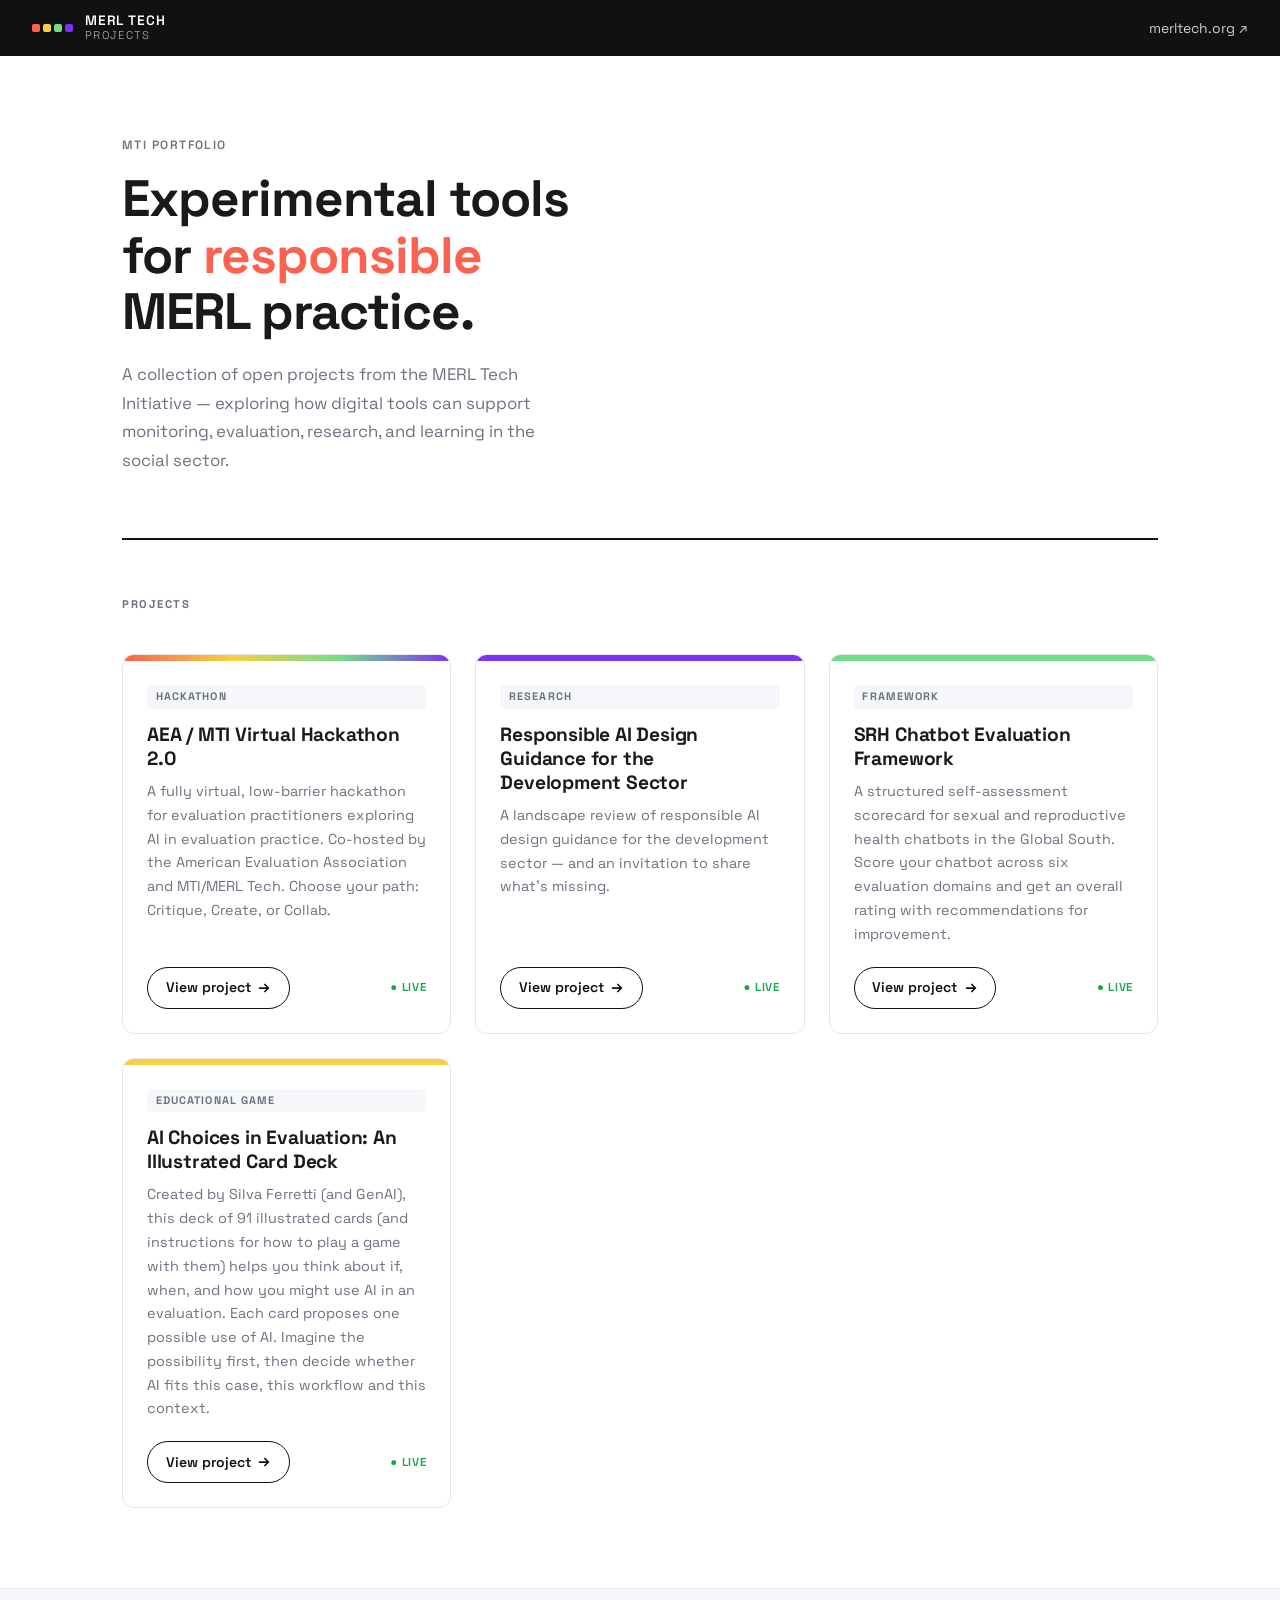
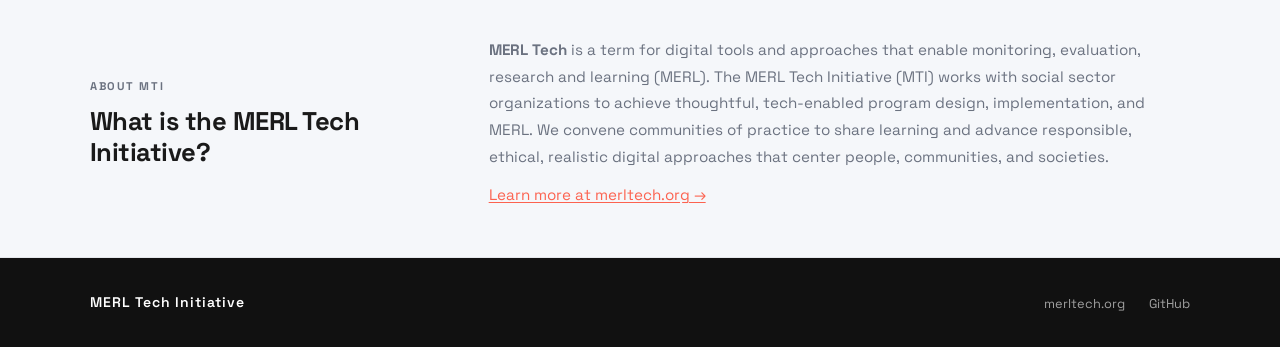
<file: index.html>
<!DOCTYPE html>
<html lang="en">
<head>
  <meta charset="UTF-8" />
  <meta name="viewport" content="width=device-width, initial-scale=1.0" />
  <title>MTI Projects</title>
  <link rel="preconnect" href="https://fonts.googleapis.com" />
  <link rel="preconnect" href="https://fonts.gstatic.com" crossorigin />
  <link href="https://fonts.googleapis.com/css2?family=Space+Grotesk:wght@300;400;500;600;700&display=swap" rel="stylesheet" />
  <style>
    /* ── Reset & Base ── */
    *, *::before, *::after { box-sizing: border-box; margin: 0; padding: 0; }

    :root {
      --color-coral:   #FC624F;
      --color-yellow:  #F7CF46;
      --color-green:   #73DC8A;
      --color-purple:  #7B31F6;
      --color-black:   #111111;
      --color-white:   #FFFFFF;
      --color-light:   #F5F7FA;
      --color-text:    #1A1A1A;
      --color-muted:   #6B7280;
      --color-border:  #E5E7EB;
      --font:          'Space Grotesk', Arial, sans-serif;
      --max-width:     1100px;
      --radius:        8px;
    }

    body {
      font-family: var(--font);
      color: var(--color-text);
      background: var(--color-white);
      line-height: 1.6;
    }

    a { color: inherit; text-decoration: none; }

    /* ── Nav ── */
    nav {
      background: var(--color-black);
      color: var(--color-white);
      padding: 0 2rem;
      height: 56px;
      display: flex;
      align-items: center;
      justify-content: space-between;
      position: sticky;
      top: 0;
      z-index: 100;
    }

    .nav-brand {
      display: flex;
      align-items: center;
      gap: 0.75rem;
    }

    .nav-logo-mark {
      display: flex;
      gap: 3px;
      align-items: center;
    }

    .nav-logo-mark span {
      display: block;
      width: 8px;
      height: 8px;
      border-radius: 2px;
    }

    .nav-brand-text {
      font-size: 0.85rem;
      font-weight: 600;
      letter-spacing: 0.06em;
      text-transform: uppercase;
      line-height: 1.2;
      color: var(--color-white);
    }

    .nav-brand-text em {
      font-style: normal;
      font-weight: 300;
      display: block;
      font-size: 0.7rem;
      letter-spacing: 0.12em;
      opacity: 0.7;
    }

    .nav-links {
      display: flex;
      align-items: center;
      gap: 1.5rem;
      list-style: none;
    }

    .nav-links a {
      font-size: 0.875rem;
      opacity: 0.8;
      transition: opacity 0.15s;
    }

    .nav-links a:hover { opacity: 1; }

    /* ── Hero ── */
    .hero {
      padding: 5rem 2rem 4rem;
      max-width: var(--max-width);
      margin: 0 auto;
    }

    .hero-eyebrow {
      font-size: 0.75rem;
      font-weight: 600;
      letter-spacing: 0.12em;
      text-transform: uppercase;
      color: var(--color-muted);
      margin-bottom: 1rem;
    }

    .hero-title {
      font-size: clamp(2.2rem, 4vw, 3.2rem);
      font-weight: 700;
      line-height: 1.1;
      letter-spacing: -0.02em;
      margin-bottom: 1.25rem;
    }

    .hero-title .accent {
      color: var(--color-coral);
    }

    .hero-desc {
      font-size: 1.05rem;
      color: var(--color-muted);
      max-width: 440px;
      line-height: 1.7;
    }

    /* ── Divider ── */
    .divider {
      max-width: var(--max-width);
      margin: 0 auto;
      padding: 0 2rem;
    }

    .divider hr {
      border: none;
      border-top: 2px solid var(--color-black);
    }

    /* ── Projects Section ── */
    .projects {
      max-width: var(--max-width);
      margin: 0 auto;
      padding: 3.5rem 2rem 5rem;
    }

    .section-header {
      display: flex;
      align-items: baseline;
      gap: 1rem;
      margin-bottom: 2.5rem;
    }

    .section-label {
      font-size: 0.7rem;
      font-weight: 700;
      letter-spacing: 0.14em;
      text-transform: uppercase;
      color: var(--color-muted);
    }

    .project-grid {
      display: grid;
      grid-template-columns: repeat(auto-fill, minmax(320px, 1fr));
      gap: 1.5rem;
    }

    /* ── Project Card ── */
    .project-card {
      border: 1.5px solid var(--color-border);
      border-radius: 12px;
      overflow: hidden;
      display: flex;
      flex-direction: column;
      transition: box-shadow 0.2s, transform 0.2s;
      background: var(--color-white);
    }

    .project-card:hover {
      box-shadow: 0 8px 32px rgba(0,0,0,0.10);
      transform: translateY(-2px);
    }

    .card-accent {
      height: 6px;
    }

    .card-body {
      padding: 1.5rem;
      flex: 1;
      display: flex;
      flex-direction: column;
    }

    .card-tag {
      display: inline-block;
      font-size: 0.68rem;
      font-weight: 700;
      letter-spacing: 0.1em;
      text-transform: uppercase;
      padding: 0.2rem 0.55rem;
      border-radius: 4px;
      margin-bottom: 0.85rem;
      background: var(--color-light);
      color: var(--color-muted);
    }

    .card-title {
      font-size: 1.2rem;
      font-weight: 700;
      line-height: 1.25;
      margin-bottom: 0.6rem;
      letter-spacing: -0.01em;
    }

    .card-desc {
      font-size: 0.9rem;
      color: var(--color-muted);
      line-height: 1.65;
      flex: 1;
      margin-bottom: 1.25rem;
    }

    .card-footer {
      display: flex;
      align-items: center;
      justify-content: space-between;
      gap: 1rem;
    }

    .card-link {
      display: inline-flex;
      align-items: center;
      gap: 0.4rem;
      font-size: 0.875rem;
      font-weight: 600;
      padding: 0.55rem 1.1rem;
      border-radius: 50px;
      border: 1.5px solid var(--color-black);
      color: var(--color-black);
      transition: background 0.15s, color 0.15s;
    }

    .card-link:hover {
      background: var(--color-black);
      color: var(--color-white);
    }

    .card-link svg {
      width: 14px; height: 14px;
    }

    .card-status {
      font-size: 0.72rem;
      font-weight: 600;
      letter-spacing: 0.06em;
      text-transform: uppercase;
    }

    .status-live  { color: #16a34a; }
    .status-soon  { color: var(--color-muted); }

    /* Coming soon card */
    .project-card.coming-soon {
      opacity: 0.65;
    }

    .project-card.coming-soon .card-link {
      border-color: var(--color-border);
      color: var(--color-muted);
      pointer-events: none;
      cursor: default;
    }

    /* ── About Strip ── */
    .about-strip {
      background: var(--color-light);
      border-top: 1.5px solid var(--color-border);
      border-bottom: 1.5px solid var(--color-border);
      padding: 3rem 2rem;
    }

    .about-inner {
      max-width: var(--max-width);
      margin: 0 auto;
      display: grid;
      grid-template-columns: 1fr 2fr;
      gap: 3rem;
      align-items: center;
    }

    .about-label {
      font-size: 0.7rem;
      font-weight: 700;
      letter-spacing: 0.14em;
      text-transform: uppercase;
      color: var(--color-muted);
      margin-bottom: 0.6rem;
    }

    .about-heading {
      font-size: 1.6rem;
      font-weight: 700;
      line-height: 1.2;
      letter-spacing: -0.02em;
    }

    .about-body {
      font-size: 0.95rem;
      color: var(--color-muted);
      line-height: 1.75;
    }

    .about-body a {
      color: var(--color-coral);
      text-decoration: underline;
      text-underline-offset: 2px;
    }

    /* ── Footer ── */
    footer {
      background: var(--color-black);
      color: var(--color-white);
      padding: 2rem;
    }

    .footer-inner {
      max-width: var(--max-width);
      margin: 0 auto;
      display: flex;
      align-items: center;
      justify-content: space-between;
      flex-wrap: wrap;
      gap: 1rem;
    }

    .footer-brand {
      font-size: 0.875rem;
      font-weight: 600;
      letter-spacing: 0.06em;
    }

    .footer-links {
      display: flex;
      gap: 1.5rem;
      list-style: none;
    }

    .footer-links a {
      font-size: 0.8rem;
      opacity: 0.6;
      transition: opacity 0.15s;
    }

    .footer-links a:hover { opacity: 1; }

    /* ── Responsive ── */
    @media (max-width: 720px) {
      .hero {
        grid-template-columns: 1fr;
        gap: 2.5rem;
        padding-top: 3rem;
      }

      .about-inner {
        grid-template-columns: 1fr;
        gap: 1.25rem;
      }

      .nav-links { display: none; }
    }
  </style>
</head>
<body>

  <!-- ── Navigation ── -->
  <nav>
    <div class="nav-brand">
      <div class="nav-logo-mark" aria-hidden="true">
        <span style="background:#FC624F"></span>
        <span style="background:#F7CF46"></span>
        <span style="background:#73DC8A"></span>
        <span style="background:#7B31F6"></span>
      </div>
      <div class="nav-brand-text">
        MERL Tech
        <em>Projects</em>
      </div>
    </div>
    <ul class="nav-links">
      <li><a href="https://merltech.org/" target="_blank" rel="noopener">merltech.org ↗</a></li>
    </ul>
  </nav>

  <!-- ── Hero ── -->
  <section class="hero">
    <div class="hero-left">
      <p class="hero-eyebrow">MTI Portfolio</p>
      <h1 class="hero-title">
        Experimental tools<br />for <span class="accent">responsible</span><br />MERL practice.
      </h1>
      <p class="hero-desc">
        A collection of open projects from the MERL Tech Initiative — exploring how digital tools can support monitoring, evaluation, research, and learning in the social sector.
      </p>
    </div>
  </section>

  <!-- ── Divider ── -->
  <div class="divider"><hr /></div>

  <!-- ── Projects ── -->
  <section class="projects">
    <div class="section-header">
      <span class="section-label">Projects</span>
    </div>

    <div class="project-grid">

      <!-- Project 1: AEA-MTI Hackathon -->
      <article class="project-card">
        <div class="card-accent" style="background: linear-gradient(90deg, #FC624F, #F7CF46, #73DC8A, #7B31F6);"></div>
        <div class="card-body">
          <span class="card-tag">Hackathon</span>
          <h2 class="card-title">AEA / MTI Virtual Hackathon 2.0</h2>
          <p class="card-desc">
            A fully virtual, low-barrier hackathon for evaluation practitioners exploring AI in evaluation practice. Co-hosted by the American Evaluation Association and MTI/MERL Tech. Choose your path: Critique, Create, or Collab.
          </p>
          <div class="card-footer">
            <a class="card-link" href="AEA-MTI-HACKATHON-2/index.html">
              View project
              <svg viewBox="0 0 16 16" fill="none" stroke="currentColor" stroke-width="2" stroke-linecap="round" stroke-linejoin="round">
                <path d="M3 8h10M9 4l4 4-4 4"/>
              </svg>
            </a>
            <span class="card-status status-live">● Live</span>
          </div>
        </div>
      </article>

      <!-- Project 2: GEDC Research -->
      <article class="project-card">
        <div class="card-accent" style="background: var(--color-purple);"></div>
        <div class="card-body">
          <span class="card-tag">Research</span>
          <h2 class="card-title">Responsible AI Design Guidance for the Development Sector</h2>
          <p class="card-desc">
            A landscape review of responsible AI design guidance for the development sector — and an invitation to share what's missing.
          </p>
          <div class="card-footer">
            <a class="card-link" href="gedc.html">
              View project
              <svg viewBox="0 0 16 16" fill="none" stroke="currentColor" stroke-width="2" stroke-linecap="round" stroke-linejoin="round">
                <path d="M3 8h10M9 4l4 4-4 4"/>
              </svg>
            </a>
            <span class="card-status status-live">● Live</span>
          </div>
        </div>
      </article>

      <!-- Project 3: SRH Chatbot Evaluation Framework -->
      <article class="project-card">
        <div class="card-accent" style="background: var(--color-green);"></div>
        <div class="card-body">
          <span class="card-tag">Framework</span>
          <h2 class="card-title">SRH Chatbot Evaluation Framework</h2>
          <p class="card-desc">
            A structured self-assessment scorecard for sexual and reproductive health chatbots in the Global South. Score your chatbot across six evaluation domains and get an overall rating with recommendations for improvement.
          </p>
          <div class="card-footer">
            <a class="card-link" href="chatbot-scorecard/static/index.html">
              View project
              <svg viewBox="0 0 16 16" fill="none" stroke="currentColor" stroke-width="2" stroke-linecap="round" stroke-linejoin="round">
                <path d="M3 8h10M9 4l4 4-4 4"/>
              </svg>
            </a>
            <span class="card-status status-live">● Live</span>
          </div>
        </div>
      </article>

      <!-- Project 4: AI Choices in Evaluation Card Deck -->
      <article class="project-card">
        <div class="card-accent" style="background: var(--color-yellow);"></div>
        <div class="card-body">
          <span class="card-tag">Educational Game</span>
          <h2 class="card-title">AI Choices in Evaluation: An Illustrated Card Deck</h2>
          <p class="card-desc">
            Created by Silva Ferretti (and GenAI), this deck of 91 illustrated cards (and instructions for how to play a game with them) helps you think about if, when, and how you might use AI in an evaluation. Each card proposes one possible use of AI. Imagine the possibility first, then decide whether AI fits this case, this workflow and this context.
          </p>
          <div class="card-footer">
            <a class="card-link" href="https://duckonthemove.com/minisites/2026_10_EES_Workshop/CARD_GAME/index.html" target="_blank" rel="noopener">
              View project
              <svg viewBox="0 0 16 16" fill="none" stroke="currentColor" stroke-width="2" stroke-linecap="round" stroke-linejoin="round">
                <path d="M3 8h10M9 4l4 4-4 4"/>
              </svg>
            </a>
            <span class="card-status status-live">● Live</span>
          </div>
        </div>
      </article>

    </div>
  </section>

  <!-- ── About Strip ── -->
  <section class="about-strip">
    <div class="about-inner">
      <div>
        <p class="about-label">About MTI</p>
        <h2 class="about-heading">What is the MERL Tech Initiative?</h2>
      </div>
      <div class="about-body">
        <p>
          <strong>MERL Tech</strong> is a term for digital tools and approaches that enable monitoring, evaluation, research and learning (MERL). The MERL Tech Initiative (MTI) works with social sector organizations to achieve thoughtful, tech-enabled program design, implementation, and MERL. We convene communities of practice to share learning and advance responsible, ethical, realistic digital approaches that center people, communities, and societies.
        </p>
        <p style="margin-top: 0.75rem;">
          <a href="https://merltech.org/" target="_blank" rel="noopener">Learn more at merltech.org →</a>
        </p>
      </div>
    </div>
  </section>

  <!-- ── Footer ── -->
  <footer>
    <div class="footer-inner">
      <span class="footer-brand">MERL Tech Initiative</span>
      <ul class="footer-links">
        <li><a href="https://merltech.org/" target="_blank" rel="noopener">merltech.org</a></li>
        <li><a href="https://github.com/merl-tech" target="_blank" rel="noopener">GitHub</a></li>
      </ul>
    </div>
  </footer>

</body>
</html>
</file>
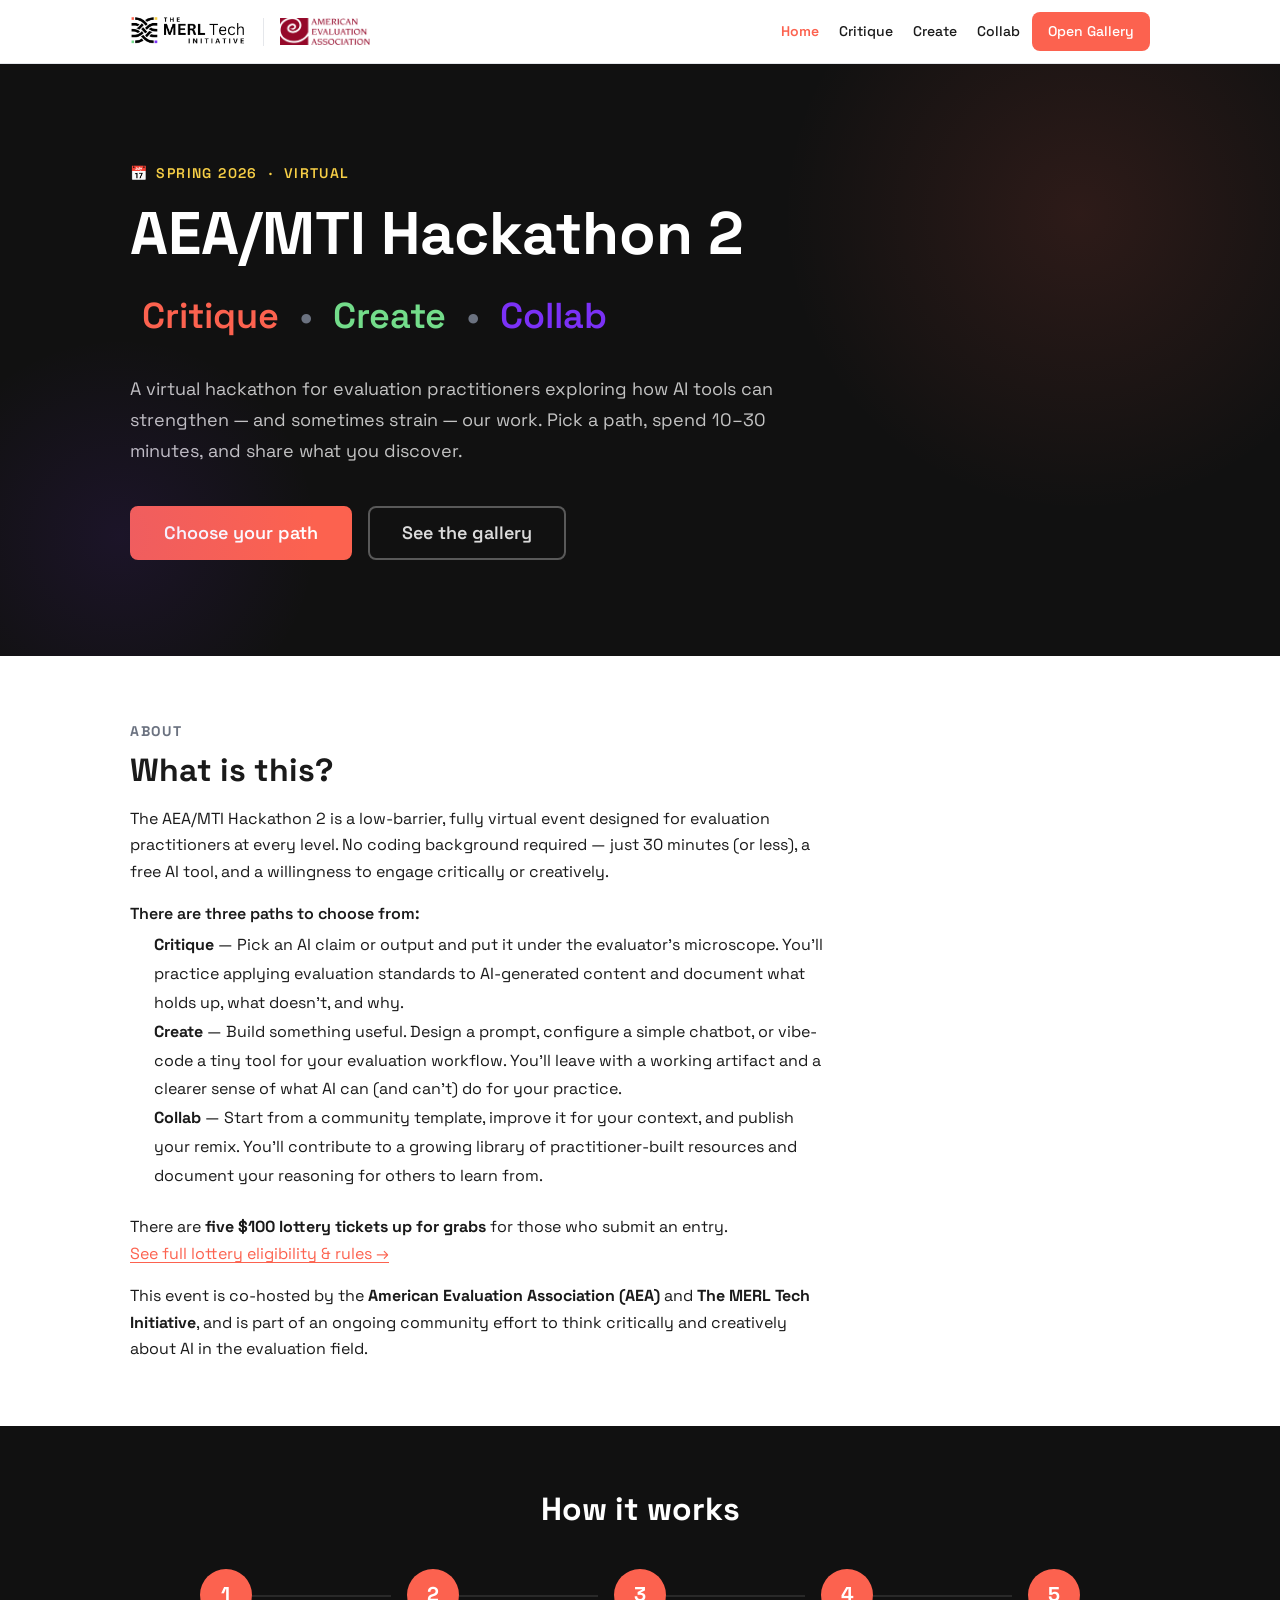
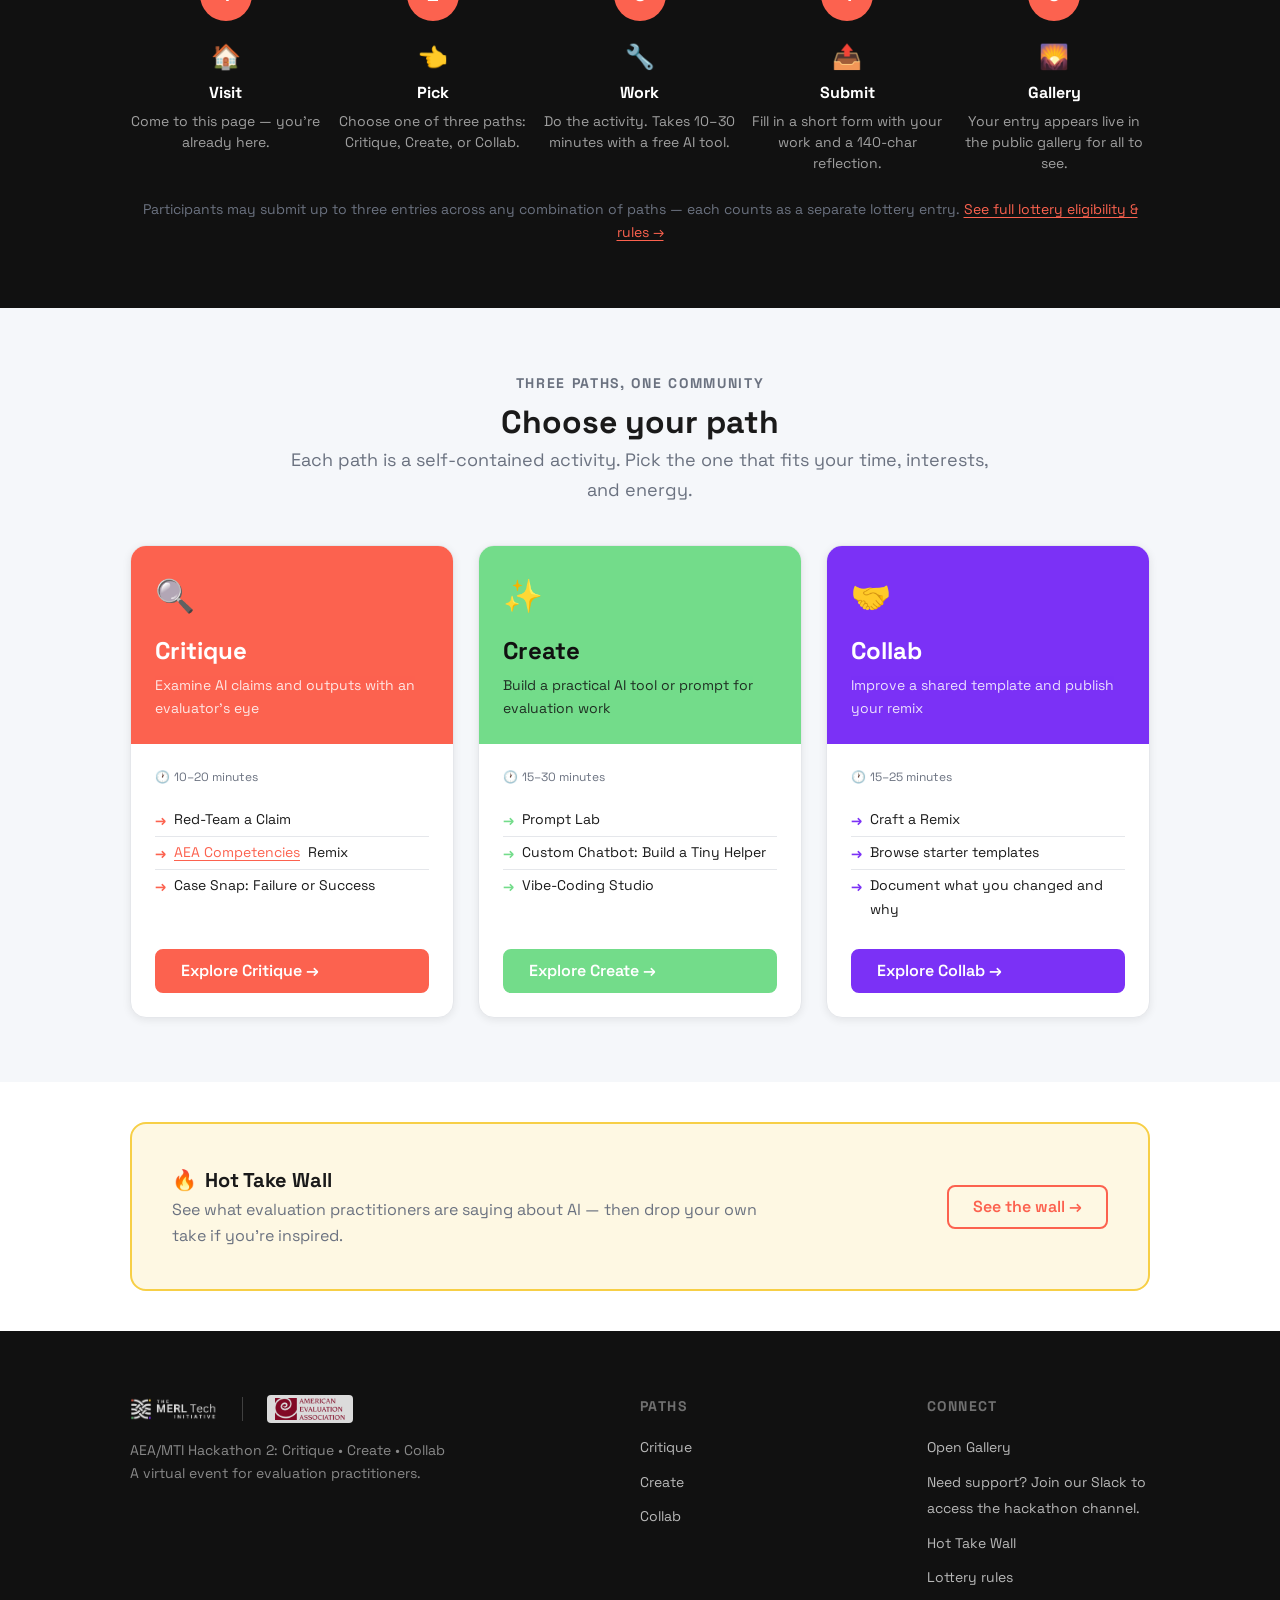
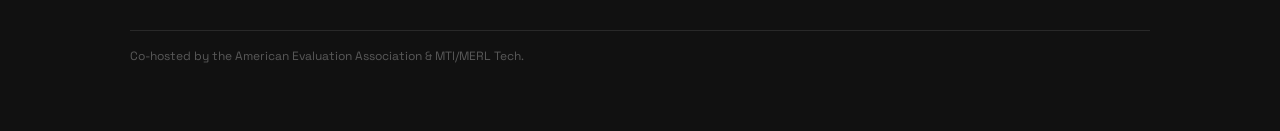
<file: AEA-MTI-HACKATHON-2/index.html>
<!DOCTYPE html>
<html lang="en">
<head>
  <meta charset="UTF-8">
  <meta name="viewport" content="width=device-width, initial-scale=1.0">
  <meta name="description" content="AEA/MTI Hackathon 2: Critique • Create • Collab — a virtual hackathon for evaluation practitioners exploring AI in evaluation practice.">
  <title>AEA/MTI Hackathon 2: Critique • Create • Collab</title>
  <link rel="stylesheet" href="assets/brand/brand.css">
  <link rel="stylesheet" href="assets/css/styles.css">
</head>
<body>

  <!-- ======================================================================
       HEADER / NAV
       ====================================================================== -->
  <header class="site-header">
    <div class="container">
      <div class="cobrand-logos">
        <a href="https://www.merltech.org" class="logo-link logo-link--merl" aria-label="MERL Tech" target="_blank" rel="noopener">
          <img src="assets/brand/MTI%20black%20w%20color%20horizontal%20(5).png" alt="The MERL Tech Initiative logo">
        </a>
        <div class="cobrand-divider" aria-hidden="true"></div>
        <a href="https://www.eval.org" class="logo-link logo-link--aea" aria-label="American Evaluation Association" target="_blank" rel="noopener">
          <img src="assets/brand/AEA letters.png" alt="American Evaluation Association logo">
        </a>
      </div>

      <button class="nav-toggle" aria-label="Toggle navigation" aria-expanded="false" aria-controls="site-nav">
        <span class="hamburger" aria-hidden="true"></span>
      </button>

      <nav class="site-nav" id="site-nav" aria-label="Main navigation">
        <a href="index.html" class="active">Home</a>
        <a href="critique.html">Critique</a>
        <a href="create.html">Create</a>
        <a href="collab.html">Collab</a>
        <a href="gallery.html" class="nav-cta">Open Gallery</a>
      </nav>
    </div>
  </header>

  <main>

    <!-- ====================================================================
         HERO
         ==================================================================== -->
    <section class="hero" aria-labelledby="hero-title">
      <div class="container">

        <p class="hero__eyebrow">
          <!-- PLACEHOLDER: replace [EVENT_DATES] with real event dates -->
          <span>&#128197;</span> <!-- PLACEHOLDER: [EVENT_DATES] --> Spring 2026 &nbsp;·&nbsp; Virtual
        </p>

        <h1 class="hero__title" id="hero-title">
          AEA/MTI Hackathon&nbsp;2
        </h1>

        <div class="hero__paths" role="presentation">
          <span class="hero__path-tag hero__path-tag--critique">Critique</span>
          <span class="hero__separator" aria-hidden="true">•</span>
          <span class="hero__path-tag hero__path-tag--create">Create</span>
          <span class="hero__separator" aria-hidden="true">•</span>
          <span class="hero__path-tag hero__path-tag--collab">Collab</span>
        </div>

        <p class="hero__description">
          A virtual hackathon for evaluation practitioners exploring how AI tools can strengthen — and sometimes strain — our work. Pick a path, spend 10–30 minutes, and share what you discover.
        </p>

        <div class="hero__actions">
          <a href="#choose-path" class="btn btn--primary btn--lg">Choose your path</a>
          <a href="gallery.html" class="btn btn--outline btn--lg" style="border-color: rgba(255,255,255,0.3); color: rgba(255,255,255,0.85);">See the gallery</a>
        </div>

      </div>
    </section>

    <!-- ====================================================================
         WHAT IS THIS?
         ==================================================================== -->
    <section class="prose-section section--light" aria-labelledby="what-heading">
      <div class="container">
        <div class="prose-section__content">
          <p class="section-label">About</p>
          <h2 class="section-heading" id="what-heading">What is this?</h2>
          <p>
            The AEA/MTI Hackathon 2 is a low-barrier, fully virtual event designed for evaluation practitioners at every level. No coding background required — just 30 minutes (or less), a free AI tool, and a willingness to engage critically or creatively.
          </p>

          <p style="font-weight: 600; margin-bottom: var(--space-xs);">There are three paths to choose from:</p>
          <ul style="margin: 0 0 var(--space-lg) var(--space-lg); line-height: 1.8;">
            <li><strong>Critique</strong> — Pick an AI claim or output and put it under the evaluator's microscope. You'll practice applying evaluation standards to AI-generated content and document what holds up, what doesn't, and why.</li>
            <li><strong>Create</strong> — Build something useful. Design a prompt, configure a simple chatbot, or vibe-code a tiny tool for your evaluation workflow. You'll leave with a working artifact and a clearer sense of what AI can (and can't) do for your practice.</li>
            <li><strong>Collab</strong> — Start from a community template, improve it for your context, and publish your remix. You'll contribute to a growing library of practitioner-built resources and document your reasoning for others to learn from.</li>
          </ul>

          <p>
            There are <strong>five $100 lottery tickets up for grabs</strong> for those who submit an entry. <a href="lottery-rules.html" style="white-space: nowrap;">See full lottery eligibility &amp; rules &rarr;</a>
          </p>
          <p>
            This event is co-hosted by the <strong>American Evaluation Association (AEA)</strong> and <strong>The MERL Tech Initiative</strong>, and is part of an ongoing community effort to think critically and creatively about AI in the evaluation field.
          </p>
        </div>
      </div>
    </section>

    <!-- ====================================================================
         HOW IT WORKS
         ==================================================================== -->
    <section class="how-it-works" aria-labelledby="how-heading">
      <div class="container">
        <h2 class="section-heading" id="how-heading">How it works</h2>
        <ol class="steps">
          <li class="step">
            <div class="step__number" aria-hidden="true">1</div>
            <div class="step__icon" aria-hidden="true">&#127968;</div>
            <div class="step__label">Visit</div>
            <div class="step__desc">Come to this page — you're already here.</div>
          </li>
          <li class="step">
            <div class="step__number" aria-hidden="true">2</div>
            <div class="step__icon" aria-hidden="true">&#128072;</div>
            <div class="step__label">Pick</div>
            <div class="step__desc">Choose one of three paths: Critique, Create, or Collab.</div>
          </li>
          <li class="step">
            <div class="step__number" aria-hidden="true">3</div>
            <div class="step__icon" aria-hidden="true">&#128295;</div>
            <div class="step__label">Work</div>
            <div class="step__desc">Do the activity. Takes 10–30 minutes with a free AI tool.</div>
          </li>
          <li class="step">
            <div class="step__number" aria-hidden="true">4</div>
            <div class="step__icon" aria-hidden="true">&#128228;</div>
            <div class="step__label">Submit</div>
            <div class="step__desc">Fill in a short form with your work and a 140-char reflection.</div>
          </li>
          <li class="step">
            <div class="step__number" aria-hidden="true">5</div>
            <div class="step__icon" aria-hidden="true">&#127748;</div>
            <div class="step__label">Gallery</div>
            <div class="step__desc">Your entry appears live in the public gallery for all to see.</div>
          </li>
        </ol>
        <p style="text-align: center; font-size: var(--text-sm); color: var(--color-muted); margin-top: var(--space-lg);">
          Participants may submit up to three entries across any combination of paths — each counts as a separate lottery entry. <a href="lottery-rules.html">See full lottery eligibility &amp; rules &rarr;</a>
        </p>
      </div>
    </section>

    <!-- ====================================================================
         CHOOSE YOUR PATH
         ==================================================================== -->
    <section class="path-cards-section" id="choose-path" aria-labelledby="paths-heading">
      <div class="container">
        <p class="section-label text-center">Three paths, one community</p>
        <h2 class="section-heading" id="paths-heading">Choose your path</h2>
        <p class="section-subheading">Each path is a self-contained activity. Pick the one that fits your time, interests, and energy.</p>

        <div class="path-cards">

          <!-- Critique -->
          <article class="path-card path-card--critique">
            <div class="path-card__header">
              <span class="path-card__icon" aria-hidden="true">&#128269;</span>
              <h3 class="path-card__name">Critique</h3>
              <p class="path-card__tagline">Examine AI claims and outputs with an evaluator's eye</p>
            </div>
            <div class="path-card__body">
              <div class="path-card__time">
                <span aria-hidden="true">&#128336;</span> 10–20 minutes
              </div>
              <ul class="path-card__options" aria-label="Critique path options">
                <li>Red-Team a Claim</li>
                <li><a href="https://www.eval.org/Portals/0/Docs/AEA%20Evaluator%20Competencies.pdf" target="_blank" rel="noopener">AEA Competencies</a> Remix</li>
                <li>Case Snap: Failure or Success</li>
              </ul>
              <a href="critique.html" class="btn btn--critique">Explore Critique &rarr;</a>
            </div>
          </article>

          <!-- Create -->
          <article class="path-card path-card--create">
            <div class="path-card__header">
              <span class="path-card__icon" aria-hidden="true">&#10024;</span>
              <h3 class="path-card__name">Create</h3>
              <p class="path-card__tagline">Build a practical AI tool or prompt for evaluation work</p>
            </div>
            <div class="path-card__body">
              <div class="path-card__time">
                <span aria-hidden="true">&#128336;</span> 15–30 minutes
              </div>
              <ul class="path-card__options" aria-label="Create path options">
                <li>Prompt Lab</li>
                <li>Custom Chatbot: Build a Tiny Helper</li>
                <li>Vibe-Coding Studio</li>
              </ul>
              <a href="create.html" class="btn btn--create">Explore Create &rarr;</a>
            </div>
          </article>

          <!-- Collab -->
          <article class="path-card path-card--collab">
            <div class="path-card__header">
              <span class="path-card__icon" aria-hidden="true">&#129309;</span>
              <h3 class="path-card__name">Collab</h3>
              <p class="path-card__tagline">Improve a shared template and publish your remix</p>
            </div>
            <div class="path-card__body">
              <div class="path-card__time">
                <span aria-hidden="true">&#128336;</span> 15–25 minutes
              </div>
              <ul class="path-card__options" aria-label="Collab path options">
                <li>Craft a Remix</li>
                <li>Browse starter templates</li>
                <li>Document what you changed and why</li>
              </ul>
              <a href="collab.html" class="btn btn--collab">Explore Collab &rarr;</a>
            </div>
          </article>

        </div>
      </div>
    </section>

    <!-- ====================================================================
         HOT TAKE WALL
         ==================================================================== -->
    <section class="callout-section" aria-labelledby="hot-take-heading">
      <div class="container">
        <div class="hot-take-wall">
          <div class="hot-take-wall__content">
            <h2 class="hot-take-wall__title" id="hot-take-heading">
              <span aria-hidden="true">&#128293;</span> Hot Take Wall
            </h2>
            <p class="hot-take-wall__desc">
              See what evaluation practitioners are saying about AI — then drop your own take if you're inspired.
            </p>
          </div>
          <a href="hot-take-wall.html" class="btn btn--outline">
            See the wall &rarr;
          </a>
        </div>
      </div>
    </section>

  </main>

  <!-- ========================================================================
       FOOTER
       ======================================================================== -->
  <footer class="site-footer" aria-label="Site footer">
    <div class="container">
      <div class="site-footer__grid">

        <div class="site-footer__brand">
          <div class="site-footer__cobrand">
            <img src="assets/brand/MTI%20white%20w%20color%20horizontal%20(3).png" alt="The MERL Tech Initiative logo" class="logo-mti">
            <div class="site-footer__cobrand-divider" aria-hidden="true"></div>
            <img src="assets/brand/AEA letters.png" alt="American Evaluation Association logo">
          </div>
          <p class="site-footer__tagline">
            AEA/MTI Hackathon 2: Critique • Create • Collab<br>
            A virtual event for evaluation practitioners.
          </p>
        </div>

        <div>
          <p class="site-footer__heading">Paths</p>
          <ul class="site-footer__links">
            <li><a href="critique.html">Critique</a></li>
            <li><a href="create.html">Create</a></li>
            <li><a href="collab.html">Collab</a></li>
          </ul>
        </div>

        <div>
          <p class="site-footer__heading">Connect</p>
          <ul class="site-footer__links">
            <li><a href="gallery.html">Open Gallery</a></li>
            
            <li><a href="https://docs.google.com/forms/d/e/1FAIpQLSeVwKueVb0ZkyGOTK9EaOwVVYNubR9XfIdwF8cpMh72be8ARA/viewform" target="_blank" rel="noopener">Need support? Join our Slack to access the hackathon channel.</a></li>
            <li><a href="hot-take-wall.html">Hot Take Wall</a></li>
            <li><a href="lottery-rules.html">Lottery rules</a></li>
          </ul>
        </div>

      </div>
      <div class="site-footer__bottom">
        Co-hosted by the American Evaluation Association &amp; MTI/MERL Tech.
      </div>
    </div>
  </footer>

  <script>
    // Mobile nav toggle
    const toggle = document.querySelector('.nav-toggle');
    const nav = document.getElementById('site-nav');
    toggle.addEventListener('click', () => {
      const expanded = toggle.getAttribute('aria-expanded') === 'true';
      toggle.setAttribute('aria-expanded', String(!expanded));
      nav.classList.toggle('is-open');
    });

    // Close nav when a link is clicked (mobile)
    nav.querySelectorAll('a').forEach(link => {
      link.addEventListener('click', () => {
        toggle.setAttribute('aria-expanded', 'false');
        nav.classList.remove('is-open');
      });
    });
  </script>

</body>
</html>
</file>
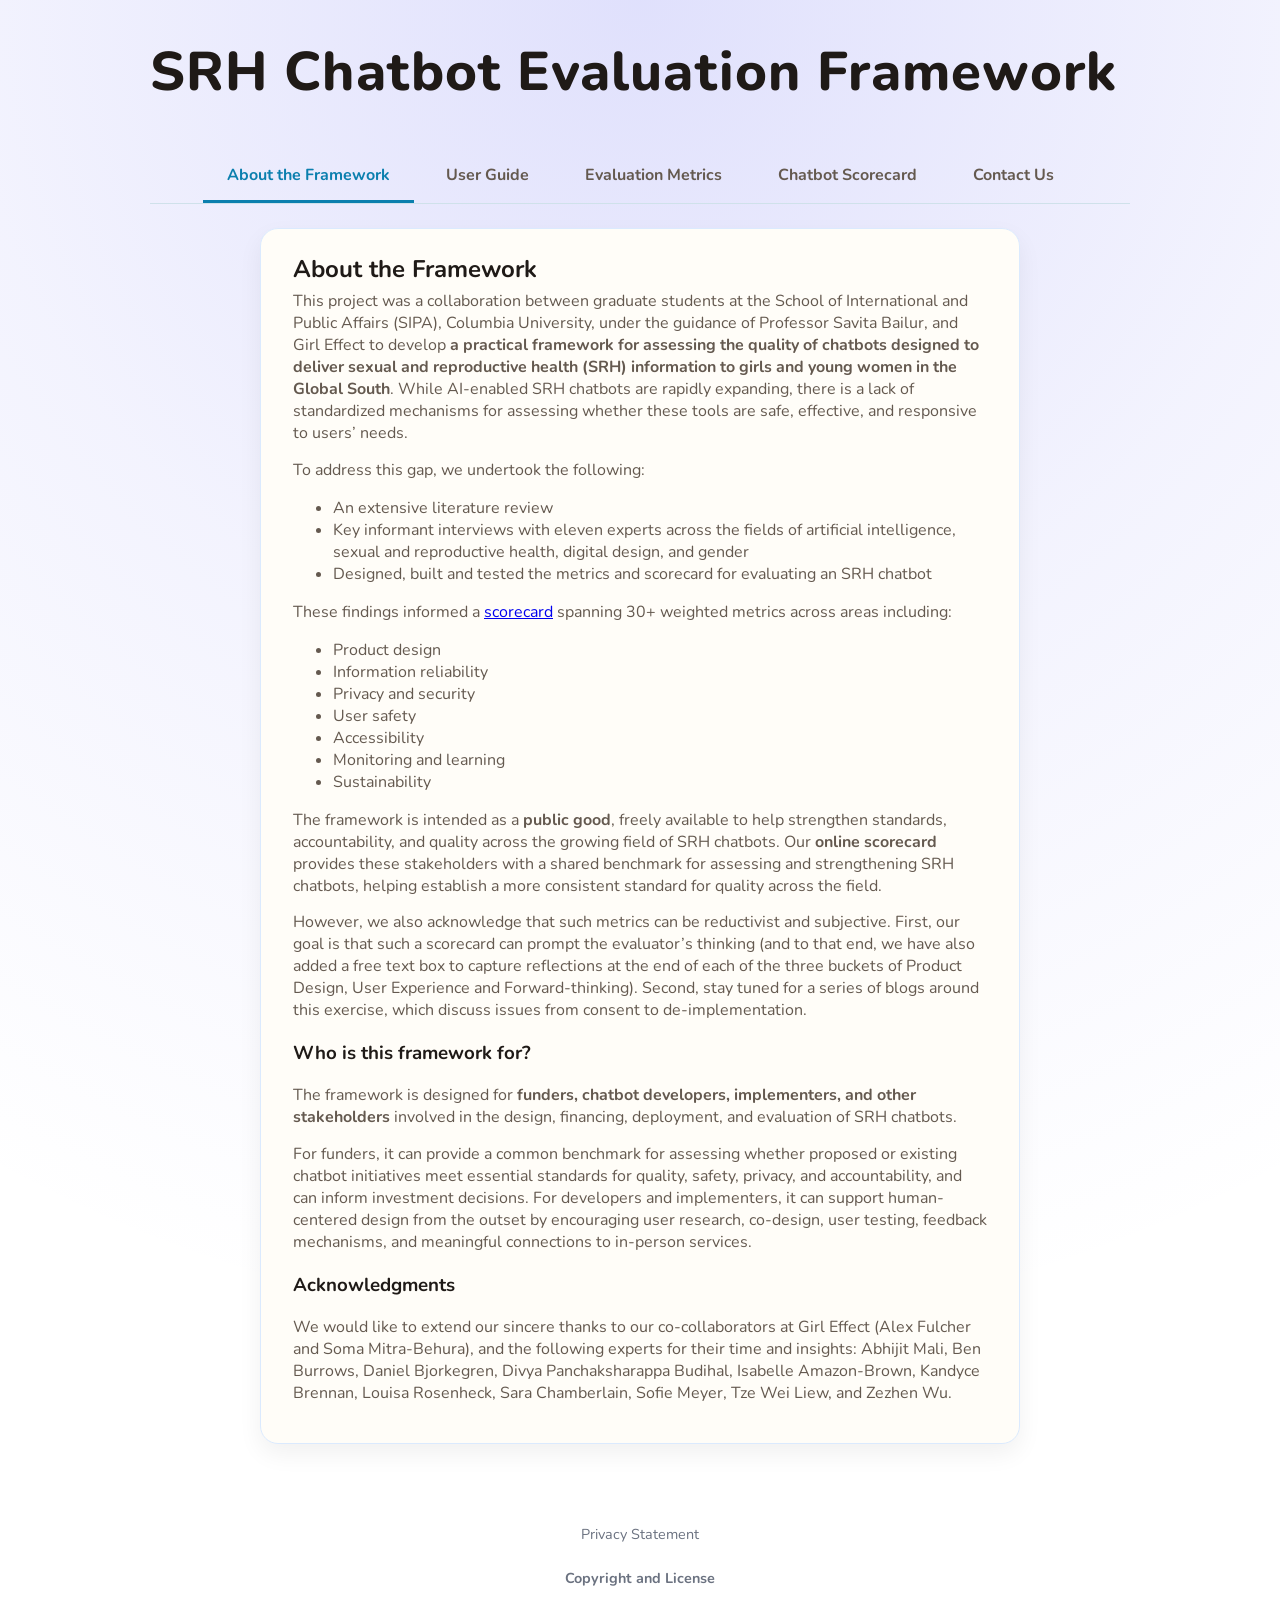
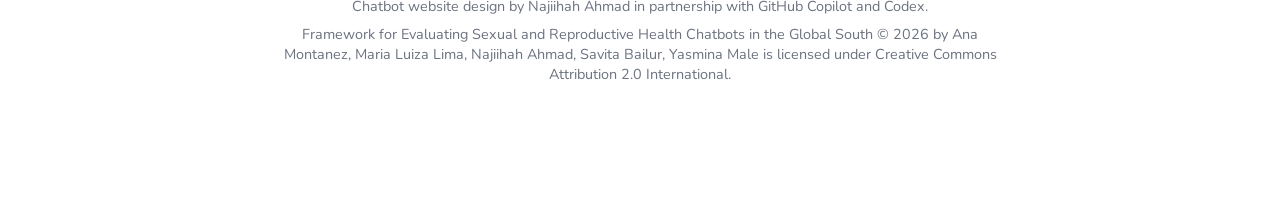
<file: chatbot-scorecard/static/index.html>
<!DOCTYPE html>
<html lang="en">
<head>
  <meta charset="UTF-8" />
  <meta name="viewport" content="width=device-width, initial-scale=1.0" />
  <title>Chatbot Evaluation Framework</title>

  <link rel="preconnect" href="https://fonts.googleapis.com" />
  <link rel="preconnect" href="https://fonts.gstatic.com" crossorigin />

  <link
    href="https://fonts.googleapis.com/css2?family=Nunito:wght@400;600;700;800&display=swap"
    rel="stylesheet"
  />

  <link rel="stylesheet" href="css/style.css" />
</head>

<body class="tw-bg-[#ffffff]">

<div class="tw-absolute tw-top-0 tw-flex tw-h-[150px] tw-w-full">
    <div class="header-gradient tw-h-full tw-w-full"></div>
</div>

<div class="header-gradient"></div>

<main class="page">

<header class="hero">

<div class="hero-top">

<h1>SRH Chatbot Evaluation Framework</h1>

</div>

</header>

<!-- Tabs -->
<div class="landing-tabs">

  <a href="index.html" class="landing-tab-btn active">
    About the Framework
  </a>

  <a href="how-to-use.html" class="landing-tab-btn">
    User Guide
  </a>

  <a href="metrics.html" class="landing-tab-btn">
    Evaluation Metrics
  </a>

  <a href="scorecard.html" class="landing-tab-btn">
    Chatbot Scorecard
  </a>

  <a href="contact-us.html" class="landing-tab-btn">
    Contact Us
  </a>

</div>


<!-- About Tab -->
<section id="about" class="tab-content active">
  <div class="card landing-card">
    <div class="card-heading">
      <h2>About the Framework</h2>
  <p>This project was a collaboration between graduate students at the School of International and Public Affairs (SIPA), 
    Columbia University, under the guidance of Professor Savita Bailur, and Girl Effect to develop <strong>a practical framework
    for assessing the quality of chatbots designed to deliver sexual and reproductive health (SRH) information to girls 
    and young women in the Global South</strong>. While AI-enabled SRH chatbots are rapidly expanding, there is a lack of standardized 
    mechanisms for assessing whether these tools are safe, effective, and responsive to users’ needs.
</p>

 <p>
  To address this gap, we undertook the following:
  <ul>
    <li>An extensive literature review</li> 
    <li>Key informant interviews with eleven experts across the fields of artificial intelligence, sexual and reproductive health, digital design, and gender</li>
    <li>Designed, built and tested the metrics and scorecard for evaluating an SRH chatbot</li>
  </ul>
 </p>

  <p>These findings informed a <a href="scorecard.html">scorecard</a> spanning 30+ weighted metrics across areas including:
  <ul>
    <li>Product design</li>
    <li>Information reliability</li>
    <li>Privacy and security</li>
    <li>User safety</li>
    <li>Accessibility</li>
    <li>Monitoring and learning</li>
    <li>Sustainability</li>
  </ul>
  </p>
  
  <p>
  The framework is intended as a <strong>public good</strong>, freely available to help strengthen standards,
  accountability, and quality across the growing field of SRH chatbots. Our <strong> online scorecard</strong> provides these stakeholders with a shared 
  benchmark for assessing and strengthening SRH chatbots, helping establish 
  a more consistent standard for quality across the field.</p>
  
  <p>However, we also acknowledge that such metrics can be reductivist and subjective. First, our goal is that such a scorecard can prompt the evaluator’s thinking (and to that end, we have also added a free text box to capture reflections at the end of each of the three buckets of Product Design, User Experience and Forward-thinking). Second, stay tuned for a series of blogs around this exercise, which discuss issues from consent to de-implementation.
</p>

<h3>Who is this framework for?</h3>

<p>
  The framework is designed for <strong>funders, chatbot developers,
  implementers, and other stakeholders</strong> involved in the design,
  financing, deployment, and evaluation of SRH chatbots.
</p>

<p>
  For funders, it can provide a common benchmark for assessing whether
  proposed or existing chatbot initiatives meet essential standards for
  quality, safety, privacy, and accountability, and can inform investment
  decisions. For developers and implementers, it can support
  human-centered design from the outset by encouraging
  user research, co-design, user testing, feedback mechanisms, and
  meaningful connections to in-person services.
</p>



<h3>Acknowledgments</h3>

<p>
  We would like to extend our sincere thanks to our co-collaborators at
  Girl Effect (Alex Fulcher and Soma Mitra-Behura), and the following experts
  for their time and insights: Abhijit Mali, Ben Burrows, Daniel Bjorkegren,
  Divya Panchaksharappa Budihal, Isabelle Amazon-Brown, Kandyce Brennan,
  Louisa Rosenheck, Sara Chamberlain, Sofie Meyer, Tze Wei Liew, and
  Zezhen Wu.
</p>
    </div>
  </div>
</section>


<footer class="landing-footer">
  <div class="footer-links">
    <a href="terms.html">Privacy Statement</a>
  </div>
  <div class="terms-license-note">
     <p>
        <strong>Copyright and License</strong><br></p>
        Chatbot website design by Najiihah Ahmad in partnership with
        GitHub Copilot and Codex.
      </p>

      <p>
        Framework for Evaluating Sexual and Reproductive Health Chatbots
        in the Global South © 2026 by Ana Montanez, Maria Luiza Lima,
        Najiihah Ahmad, Savita Bailur, Yasmina Male is licensed under
        Creative Commons Attribution 2.0 International.
      </p>
  </div>
</footer>

</main>

</body>
</html>
</file>
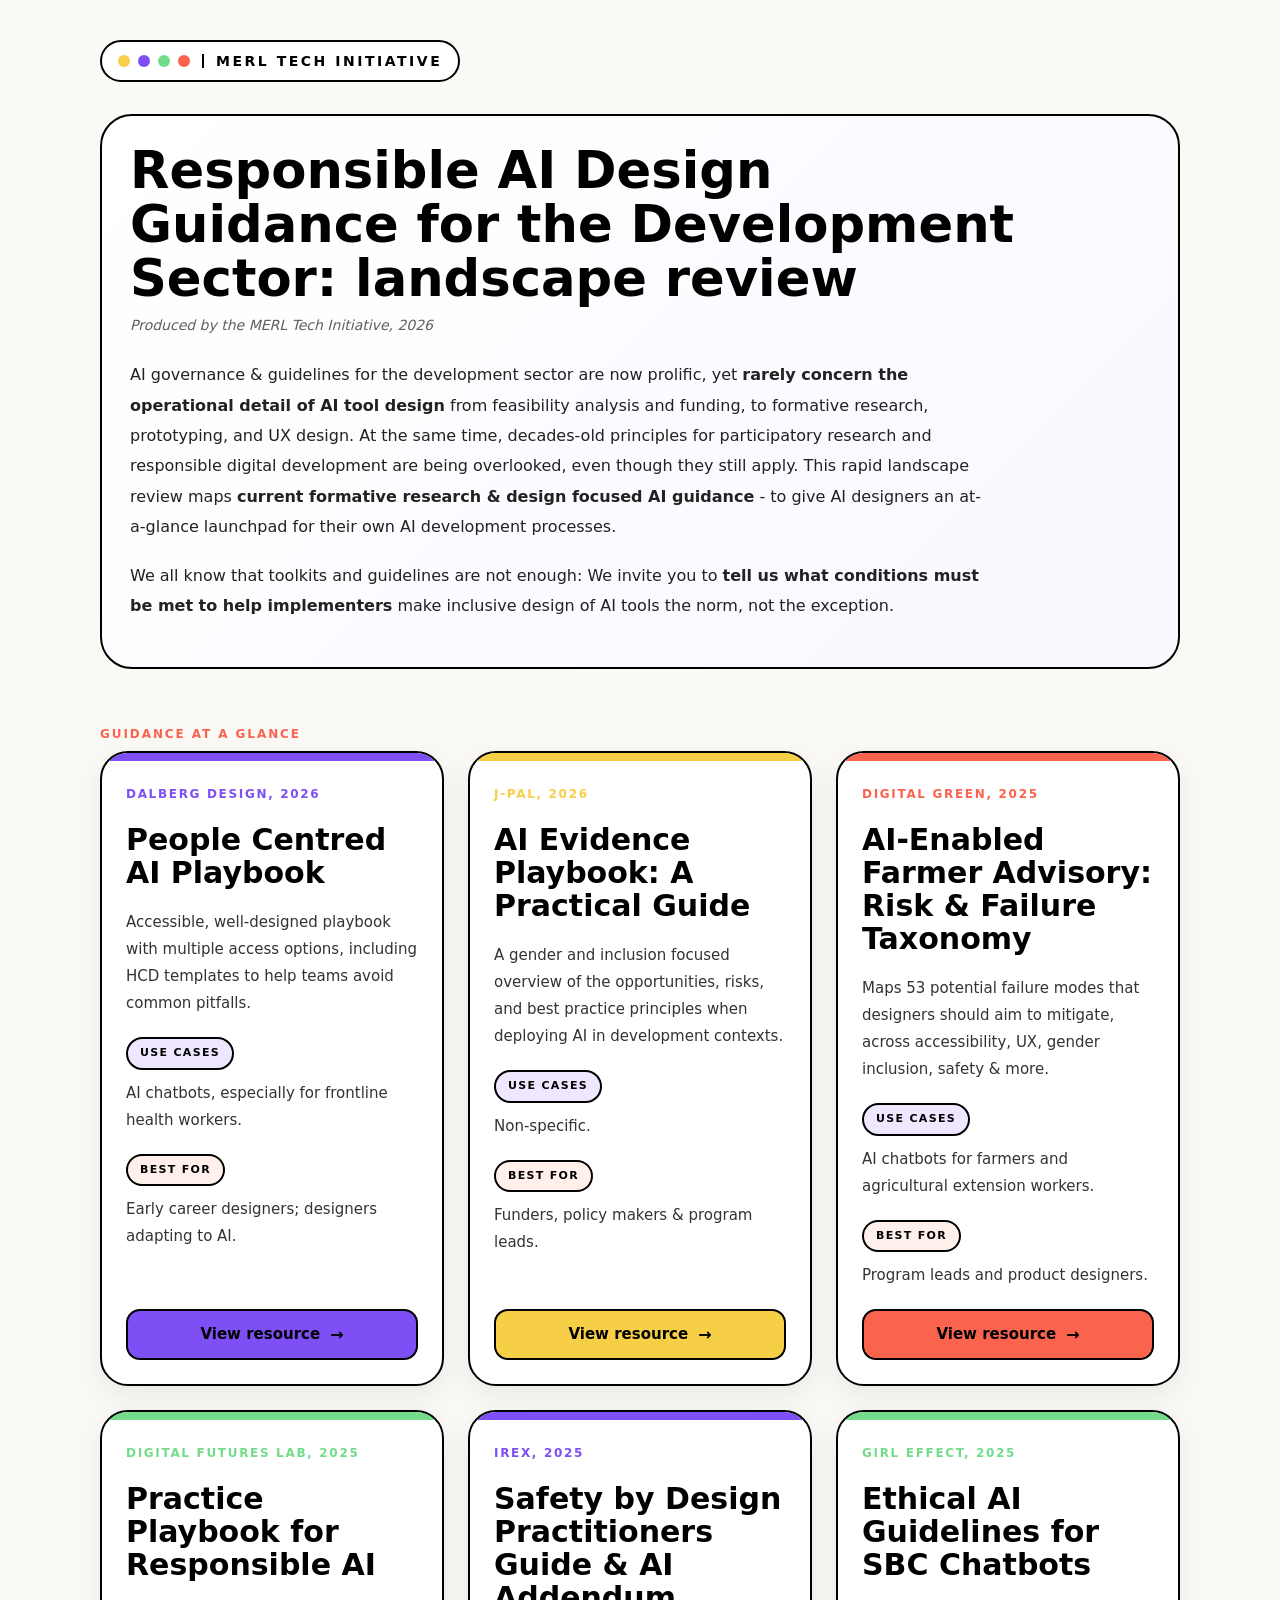
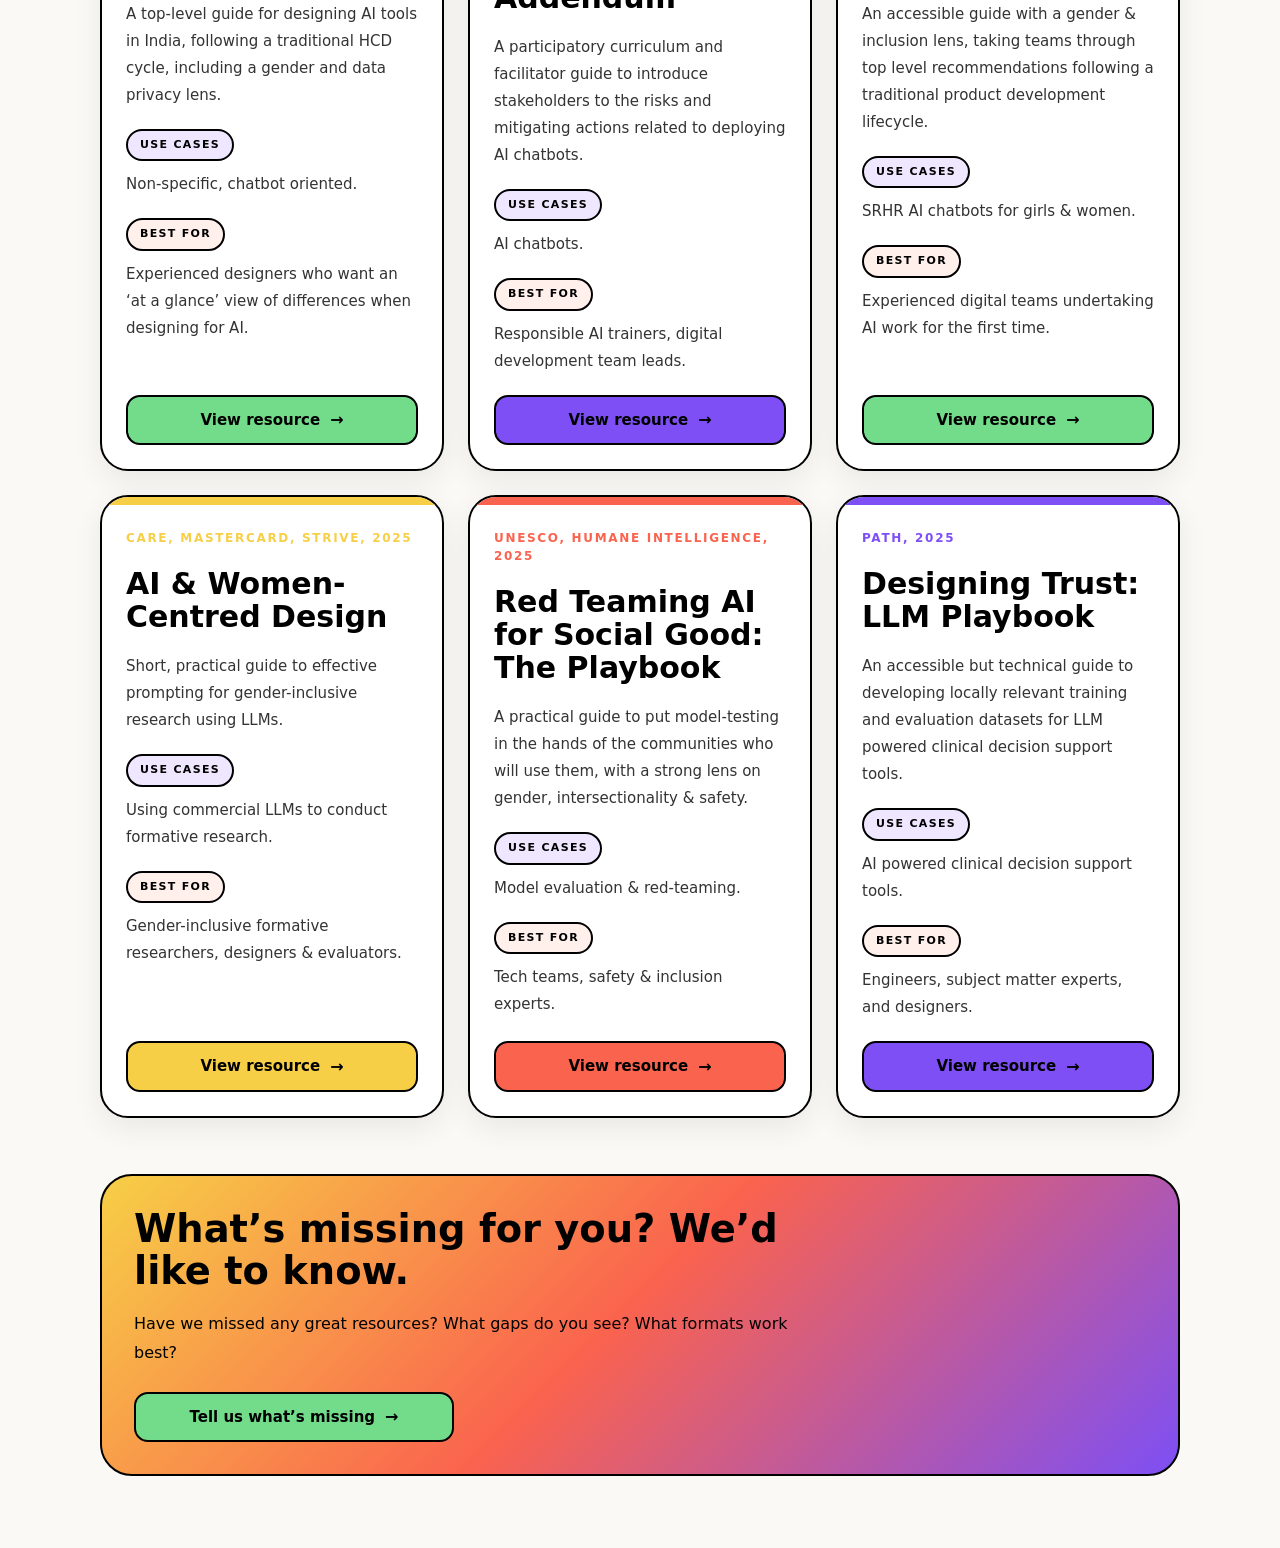
<file: gedc.html>
<!DOCTYPE html>
<html lang="en">
<head>
  <meta charset="UTF-8" />
  <meta name="viewport" content="width=device-width, initial-scale=1.0" />
  <title>Responsible AI Design Guidance</title>
  <style>
    :root {
      --yellow: #F7CF46;
      --purple: #7D4FF5;
      --green: #72DC8A;
      --coral: #FA634E;
      --black: #000000;
      --offwhite: #FAF9F6;
      --soft-purple: #EEE7FF;
      --soft-coral: #FFF0EC;
      --white: #FFFFFF;
    }
    * { box-sizing: border-box; }
    body {
      margin: 0;
      font-family: Inter, system-ui, -apple-system, BlinkMacSystemFont, "Segoe UI", sans-serif;
      background: var(--offwhite);
      color: var(--black);
      line-height: 1.5;
    }
    .container { max-width: 1120px; margin: 0 auto; padding: 40px 20px 72px; }
    .logo {
      display: inline-flex; align-items: center; gap: 12px; border: 2px solid var(--black);
      background: var(--white); border-radius: 999px; padding: 12px 16px; margin-bottom: 32px;
    }
    .logo-dots { display: flex; gap: 8px; align-items: center; }
    .dot { width: 12px; height: 12px; border-radius: 999px; display: inline-block; }
    .logo-text {
      border-left: 2px solid var(--black); padding-left: 12px; font-size: 14px;
      font-weight: 900; letter-spacing: 0.18em; text-transform: uppercase; line-height: 1;
    }
    .intro {
      border: 2px solid var(--black); border-radius: 32px; padding: 28px;
      background: linear-gradient(135deg, #ffffff 0%, #faf7ff 100%); margin-bottom: 56px;
    }
    .intro h1 { margin: 0; font-size: clamp(2rem, 4vw, 3.4rem); line-height: 1.05; font-weight: 800; max-width: 900px; }
    .intro .meta { margin-top: 10px; color: #5f5f5f; font-size: 14px; }
    .intro-copy { margin-top: 24px; max-width: 860px; font-size: 16px; line-height: 1.9; color: #222; }
    .intro-copy p { margin: 0 0 18px; }
    .section-label { margin: 0 0 8px; font-size: 12px; font-weight: 800; letter-spacing: 0.16em; text-transform: uppercase; color: var(--coral); }
    .grid { display: grid; grid-template-columns: repeat(3, minmax(0, 1fr)); gap: 24px; }
    .card {
      border: 2px solid var(--black); border-radius: 28px; background: var(--white);
      box-shadow: 0 10px 30px rgba(0,0,0,0.07); overflow: hidden; display: flex; flex-direction: column;
    }
    .accent-bar { height: 8px; width: 100%; }
    .card-body { padding: 24px; display: flex; flex-direction: column; gap: 20px; height: 100%; }
    .org { margin: 0; font-size: 12px; font-weight: 800; letter-spacing: 0.14em; text-transform: uppercase; }
    .card h3 { margin: 0; font-size: 30px; line-height: 1.1; font-weight: 800; }
    .summary, .label-copy { margin: 0; font-size: 15px; line-height: 1.8; color: #333; }
    .label-group { display: flex; flex-direction: column; gap: 10px; }
    .pill {
      display: inline-flex; align-self: flex-start; border: 2px solid var(--black); border-radius: 999px;
      padding: 6px 12px; font-size: 11px; font-weight: 800; letter-spacing: 0.12em; text-transform: uppercase;
    }
    .pill.use { background: var(--soft-purple); }
    .pill.best { background: var(--soft-coral); }
    .button {
      display: inline-flex; align-items: center; justify-content: center; gap: 10px; width: 100%;
      margin-top: auto; border: 2px solid var(--black); border-radius: 14px; padding: 12px 16px;
      font-size: 15px; font-weight: 700; color: var(--black); text-decoration: none; transition: opacity 0.2s ease;
    }
    .button:hover { opacity: 0.9; }
    .button .arrow { font-size: 16px; line-height: 1; }
    .callout {
      margin-top: 56px; border: 2px solid var(--black); border-radius: 32px;
      background: linear-gradient(135deg, var(--yellow) 0%, var(--coral) 48%, var(--purple) 100%); padding: 32px;
    }
    .callout h2 { margin: 0; font-size: clamp(1.8rem, 3vw, 2.6rem); line-height: 1.1; font-weight: 800; max-width: 700px; }
    .callout p { margin: 18px 0 0; font-size: 16px; line-height: 1.8; max-width: 700px; }
    .callout .button { max-width: 320px; margin-top: 24px; background: var(--green); }
    @media (max-width: 980px) { .grid { grid-template-columns: repeat(2, minmax(0, 1fr)); } }
    @media (max-width: 680px) {
      .container { padding: 24px 16px 56px; }
      .logo { margin-bottom: 24px; }
      .intro { padding: 22px; border-radius: 24px; margin-bottom: 40px; }
      .grid { grid-template-columns: 1fr; gap: 20px; }
      .card h3 { font-size: 26px; }
      .callout { padding: 24px; border-radius: 24px; }
    }
  </style>
</head>
<body>
  <main class="container">
    <div class="logo">
      <div class="logo-dots">
        <span class="dot" style="background: var(--yellow);"></span>
        <span class="dot" style="background: var(--purple);"></span>
        <span class="dot" style="background: var(--green);"></span>
        <span class="dot" style="background: var(--coral);"></span>
      </div>
      <div class="logo-text">MERL Tech Initiative</div>
    </div>

    <section class="intro">
      <h1>Responsible AI Design Guidance for the Development Sector: landscape review</h1>
      <p class="meta"><em>Produced by the MERL Tech Initiative, 2026</em></p>
      <div class="intro-copy">
        <p>AI governance &amp; guidelines for the development sector are now prolific, yet <strong>rarely concern the operational detail of AI tool design</strong> from feasibility analysis and funding, to formative research, prototyping, and UX design. At the same time, decades-old principles for participatory research and responsible digital development are being overlooked, even though they still apply. This rapid landscape review maps <strong>current formative research &amp; design focused AI guidance</strong> - to give AI designers an at-a-glance launchpad for their own AI development processes.</p>
        <p>We all know that toolkits and guidelines are not enough: We invite you to <strong>tell us what conditions must be met to help implementers</strong> make inclusive design of AI tools the norm, not the exception.</p>
      </div>
    </section>

    <section>
      <p class="section-label">Guidance at a glance</p>
      <div class="grid" id="grid"></div>
    </section>

    <section class="callout">
      <h2>What’s missing for you? We’d like to know.</h2>
      <p>Have we missed any great resources? What gaps do you see? What formats work best?</p>
      <a class="button" href="https://docs.google.com/forms/d/e/1FAIpQLSd4x1EKBSeNx0ytdL05VrJDp6ePdMeFMJrOmWOWUj938Md6Ig/viewform" target="_blank" rel="noopener noreferrer">
        Tell us what’s missing <span class="arrow">→</span>
      </a>
    </section>
  </main>

  <script>
    const resources = [
      { title: "People Centred AI Playbook", org: "Dalberg Design, 2026", summary: "Accessible, well-designed playbook with multiple access options, including HCD templates to help teams avoid common pitfalls.", use: "AI chatbots, especially for frontline health workers.", best: "Early career designers; designers adapting to AI.", color: "var(--purple)", link: "https://thepeopleplaybook.ai/" },
      { title: "AI Evidence Playbook: A Practical Guide", org: "J-PAL, 2026", summary: "A gender and inclusion focused overview of the opportunities, risks, and best practice principles when deploying AI in development contexts.", use: "Non-specific.", best: "Funders, policy makers & program leads.", color: "var(--yellow)", link: "https://www.povertyactionlab.org/sites/default/files/review-paper/J-PAL_AI_Evidence_Playbook_02.16.2026.pdf" },
      { title: "AI-Enabled Farmer Advisory: Risk & Failure Taxonomy", org: "Digital Green, 2025", summary: "Maps 53 potential failure modes that designers should aim to mitigate, across accessibility, UX, gender inclusion, safety & more.", use: "AI chatbots for farmers and agricultural extension workers.", best: "Program leads and product designers.", color: "var(--coral)", link: "https://drive.google.com/file/d/1W0QTJ0L4gnV4EOOOMJU_B1-kNXi4hTRF/view" },
      { title: "Practice Playbook for Responsible AI", org: "Digital Futures Lab, 2025", summary: "A top-level guide for designing AI tools in India, following a traditional HCD cycle, including a gender and data privacy lens.", use: "Non-specific, chatbot oriented.", best: "Experienced designers who want an ‘at a glance’ view of differences when designing for AI.", color: "var(--green)", link: "https://www.digitalfutureslab.in/publications/practice-playbook-for-responsible-ai" },
      { title: "Safety by Design Practitioners Guide & AI Addendum", org: "IREX, 2025", summary: "A participatory curriculum and facilitator guide to introduce stakeholders to the risks and mitigating actions related to deploying AI chatbots.", use: "AI chatbots.", best: "Responsible AI trainers, digital development team leads.", color: "var(--purple)", link: "https://www.irex.org/files/nmwso-sbd-practitioners-guide-ai-addendum.pdf" },
      { title: "Ethical AI Guidelines for SBC Chatbots", org: "Girl Effect, 2025", summary: "An accessible guide with a gender & inclusion lens, taking teams through top level recommendations following a traditional product development lifecycle.", use: "SRHR AI chatbots for girls & women.", best: "Experienced digital teams undertaking AI work for the first time.", color: "var(--green)", link: "https://merltech.org/wp-content/uploads/2025/04/Girl-Effect-Ethical-AI-Guidelines.pdf" },
      { title: "AI & Women-Centred Design", org: "CARE, Mastercard, Strive, 2025", summary: "Short, practical guide to effective prompting for gender-inclusive research using LLMs.", use: "Using commercial LLMs to conduct formative research.", best: "Gender-inclusive formative researchers, designers & evaluators.", color: "var(--yellow)", link: "https://docs.google.com/document/d/13UztewI_SMTSSM2KsRsrRDDEKIpyADzKxJkDnpDQdvE/edit" },
      { title: "Red Teaming AI for Social Good: The Playbook", org: "UNESCO, Humane Intelligence, 2025", summary: "A practical guide to put model-testing in the hands of the communities who will use them, with a strong lens on gender, intersectionality & safety.", use: "Model evaluation & red-teaming.", best: "Tech teams, safety & inclusion experts.", color: "var(--coral)", link: "https://unesdoc.unesco.org/ark:/48223/pf0000394338" },
      { title: "Designing Trust: LLM Playbook", org: "PATH, 2025", summary: "An accessible but technical guide to developing locally relevant training and evaluation datasets for LLM powered clinical decision support tools.", use: "AI powered clinical decision support tools.", best: "Engineers, subject matter experts, and designers.", color: "var(--purple)", link: "https://media.path.org/documents/LLM_Playbook_final.pdf" }
    ];
    const grid = document.getElementById("grid");
    resources.forEach((r) => {
      const card = document.createElement("article");
      card.className = "card";
      card.innerHTML = `
        <div class="accent-bar" style="background:${r.color}"></div>
        <div class="card-body">
          <p class="org" style="color:${r.color}">${r.org}</p>
          <h3>${r.title}</h3>
          <p class="summary">${r.summary}</p>
          <div class="label-group">
            <span class="pill use">Use cases</span>
            <p class="label-copy">${r.use}</p>
          </div>
          <div class="label-group">
            <span class="pill best">Best for</span>
            <p class="label-copy">${r.best}</p>
          </div>
          <a class="button" href="${r.link}" target="_blank" rel="noopener noreferrer" style="background:${r.color}">
            View resource <span class="arrow">→</span>
          </a>
        </div>
      `;
      grid.appendChild(card);
    });
  </script>
</body>
</html>
</file>
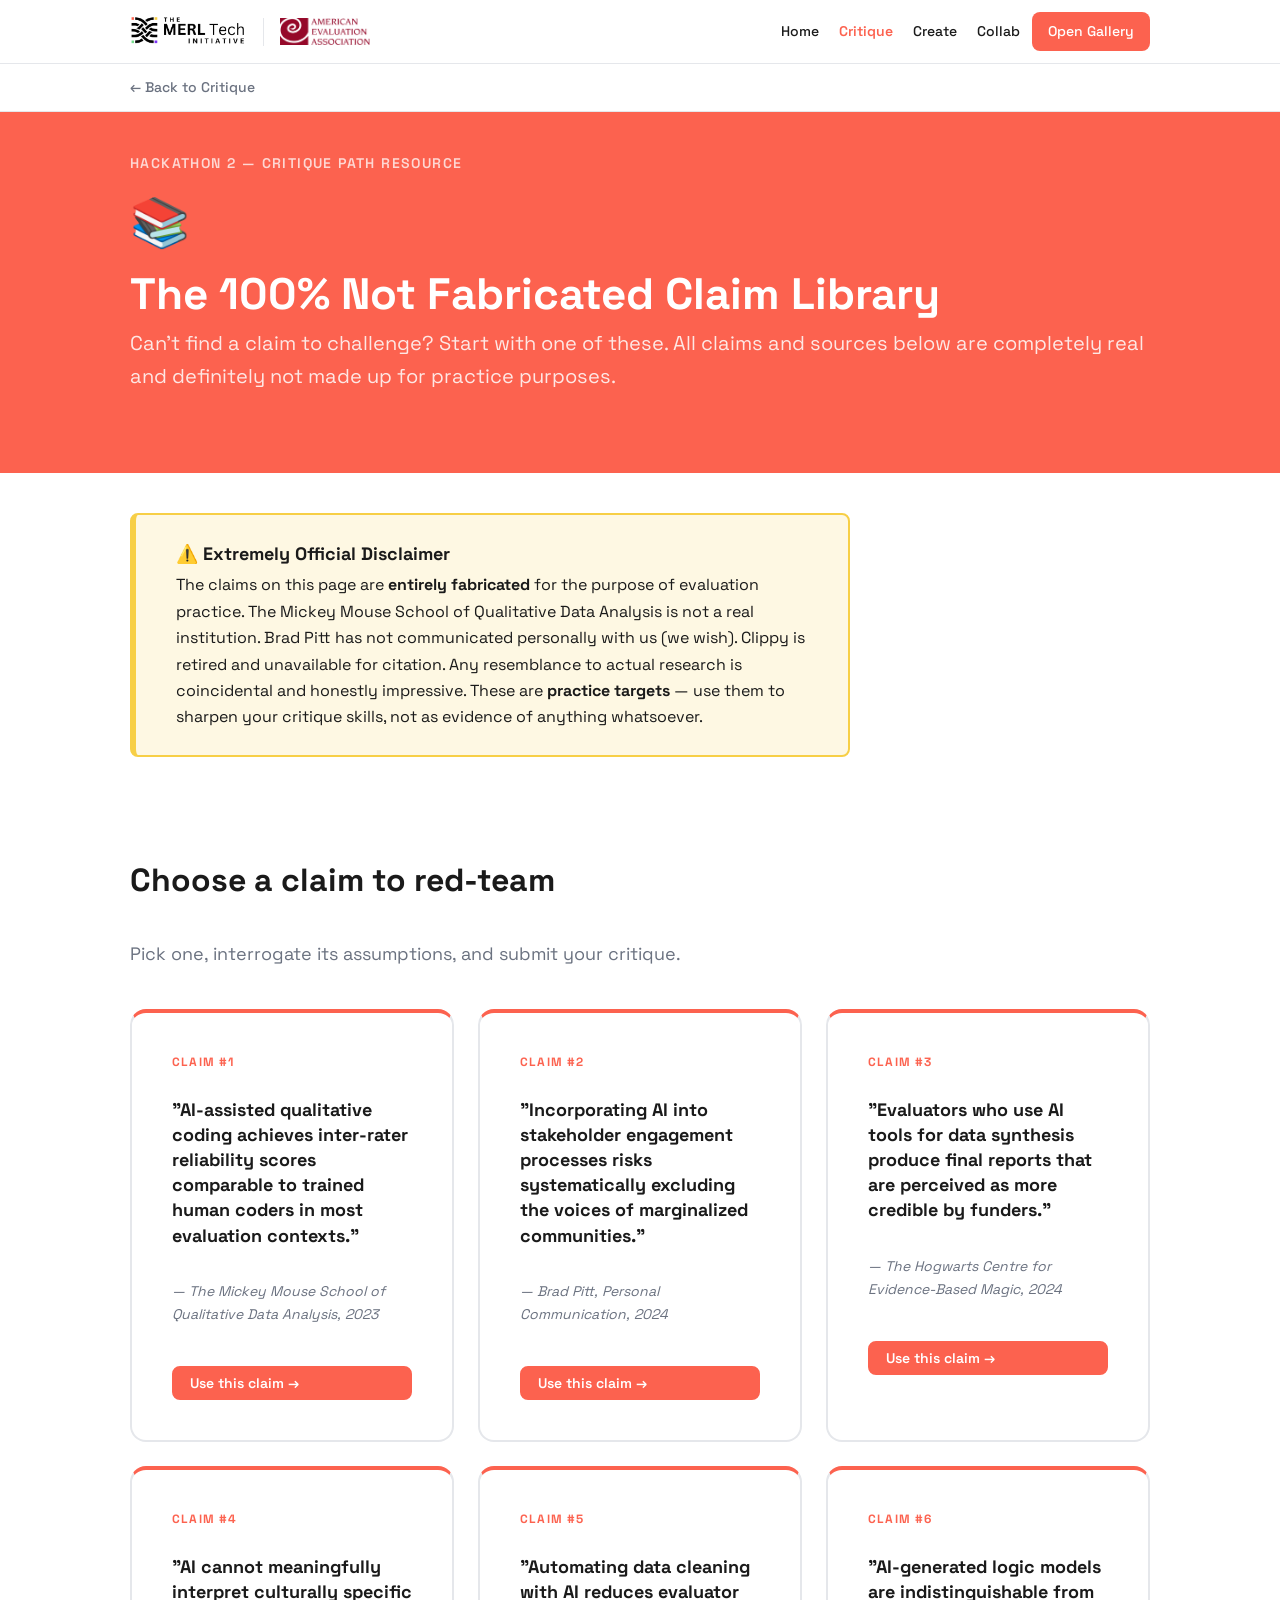
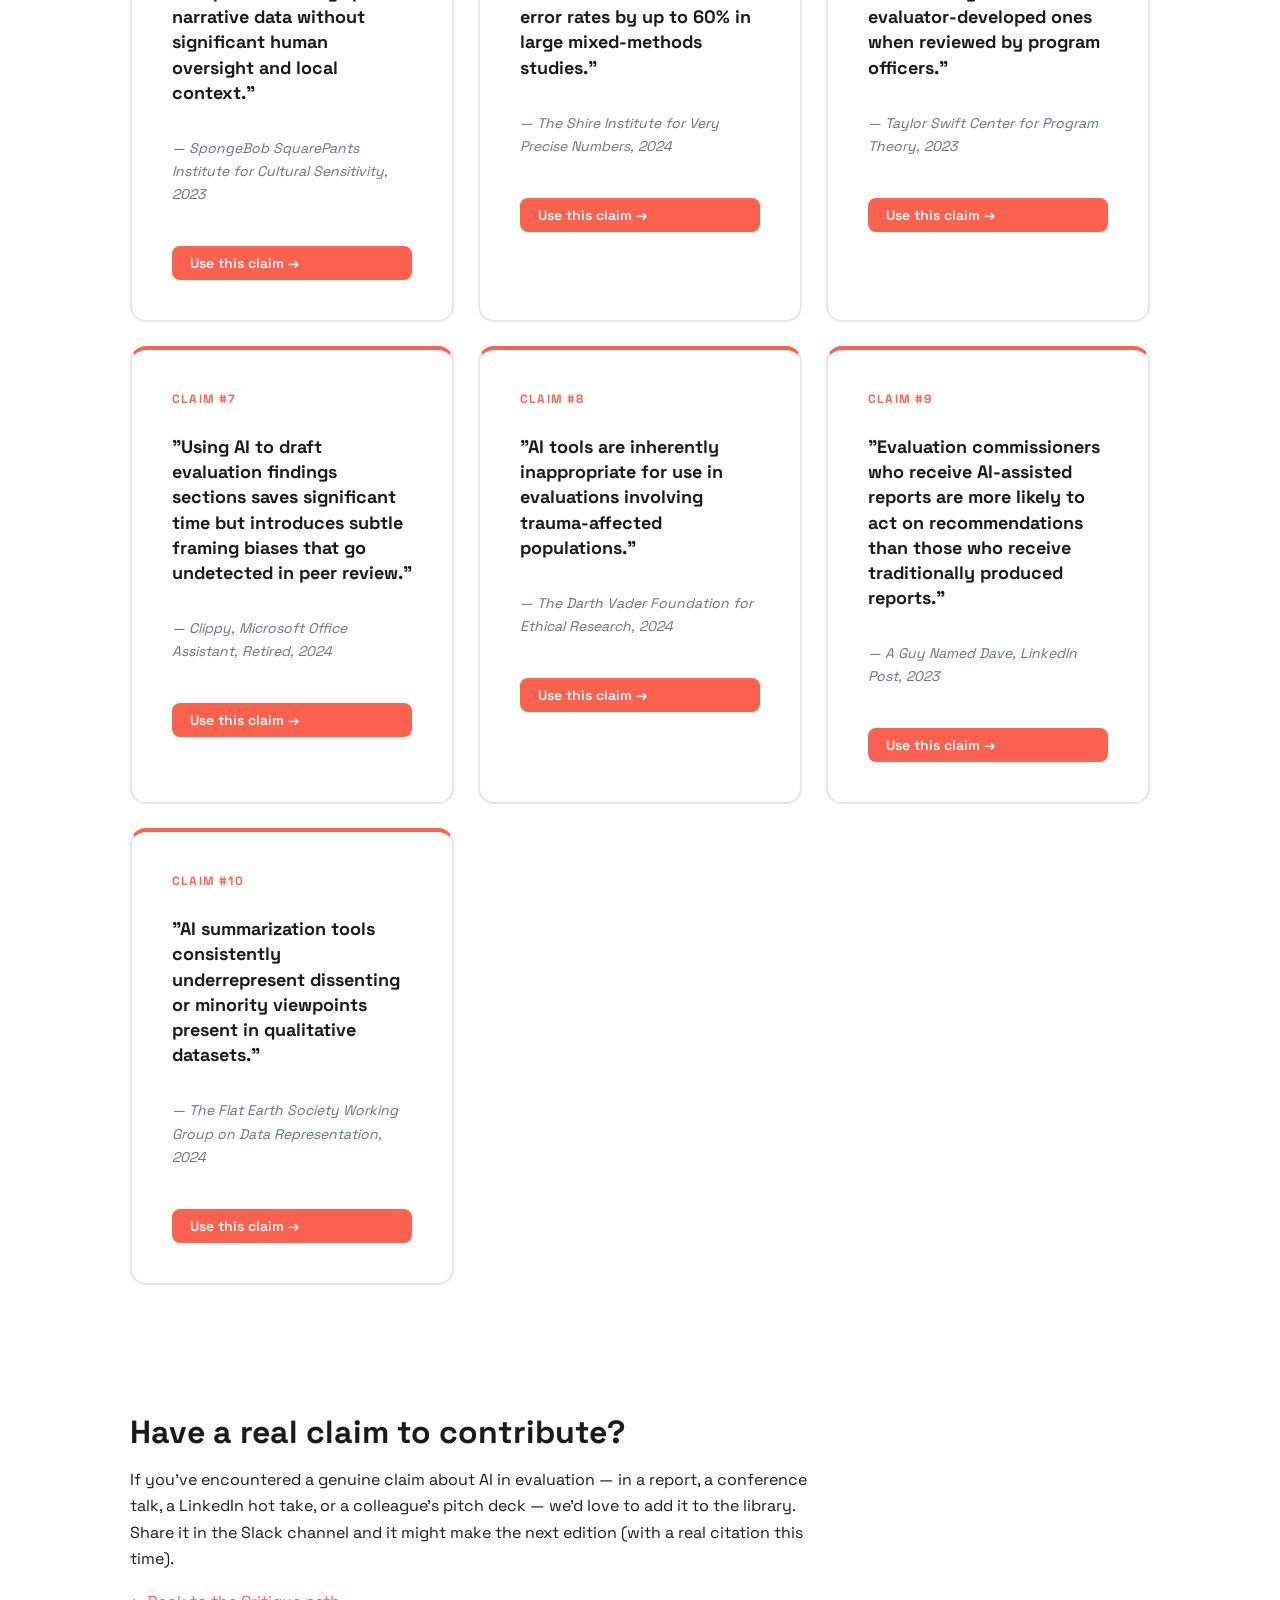
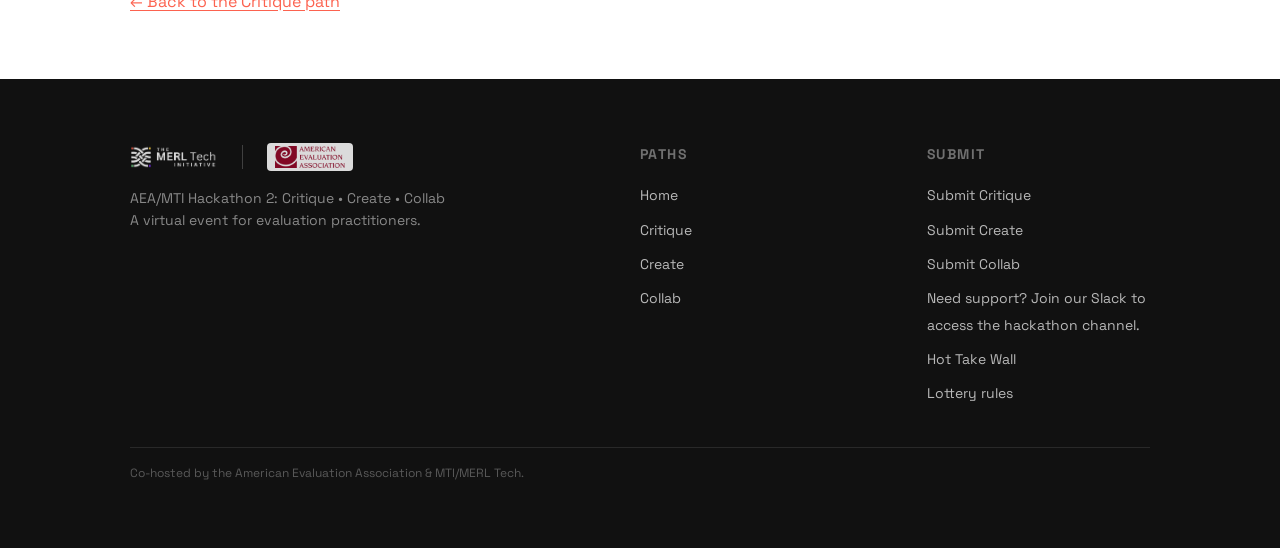
<file: AEA-MTI-HACKATHON-2/claims-library.html>
<!DOCTYPE html>
<html lang="en">
<head>
  <meta charset="UTF-8">
  <meta name="viewport" content="width=device-width, initial-scale=1.0">
  <meta name="description" content="A library of 10 fabricated-but-believable claims about AI in evaluation — practice targets for the Red-Team a Claim activity.">
  <title>The 100% Not Fabricated Claim Library — AEA/MTI Hackathon 2</title>
  <link rel="stylesheet" href="assets/brand/brand.css">
  <link rel="stylesheet" href="assets/css/styles.css">
</head>
<body>

  <!-- ======================================================================
       HEADER / NAV
       ====================================================================== -->
  <header class="site-header">
    <div class="container">
      <div class="cobrand-logos">
        <a href="https://www.merltech.org" class="logo-link logo-link--merl" aria-label="MERL Tech" target="_blank" rel="noopener">
          <img src="assets/brand/MTI%20black%20w%20color%20horizontal%20(5).png" alt="The MERL Tech Initiative logo">
        </a>
        <div class="cobrand-divider" aria-hidden="true"></div>
        <a href="https://www.eval.org" class="logo-link logo-link--aea" aria-label="American Evaluation Association" target="_blank" rel="noopener">
          <img src="assets/brand/AEA letters.png" alt="American Evaluation Association logo">
        </a>
      </div>

      <button class="nav-toggle" aria-label="Toggle navigation" aria-expanded="false" aria-controls="site-nav">
        <span class="hamburger" aria-hidden="true"></span>
      </button>

      <nav class="site-nav" id="site-nav" aria-label="Main navigation">
        <a href="index.html">Home</a>
        <a href="critique.html" class="active">Critique</a>
        <a href="create.html">Create</a>
        <a href="collab.html">Collab</a>
        <a href="gallery.html" class="nav-cta">Open Gallery</a>
      </nav>
    </div>
  </header>

  <main>

    <!-- Breadcrumb / back nav -->
    <div class="back-nav-wrap">
      <div class="container">
        <a href="critique.html" class="back-nav">
          <span aria-hidden="true">&larr;</span> Back to Critique
        </a>
      </div>
    </div>

    <!-- ====================================================================
         PAGE HERO
         ==================================================================== -->
    <section class="path-hero path-hero--critique" aria-labelledby="page-title">
      <div class="container">
        <p class="path-hero__eyebrow">Hackathon 2 &mdash; Critique Path Resource</p>
        <span class="path-hero__icon" aria-hidden="true">&#128218;</span>
        <h1 class="path-hero__title" id="page-title">The 100% Not Fabricated Claim Library</h1>
        <p class="path-hero__tagline">Can't find a claim to challenge? Start with one of these. All claims and sources below are completely real and definitely not made up for practice purposes.</p>
      </div>
    </section>

    <!-- ====================================================================
         DISCLAIMER CALLOUT
         ==================================================================== -->
    <section class="section--light" style="padding-block: var(--space-xl);" aria-label="Disclaimer">
      <div class="container">
        <div style="
          background: var(--color-yellow-tint);
          border: 2px solid var(--color-yellow);
          border-left: 6px solid var(--color-yellow);
          border-radius: var(--radius);
          padding: var(--space-lg) var(--space-xl);
          max-width: 72ch;
        " role="note">
          <p style="font-weight: 700; font-size: var(--text-lg); margin-bottom: var(--space-xs);">
            &#9888;&#65039; Extremely Official Disclaimer
          </p>
          <p style="color: var(--color-text); line-height: 1.65;">
            The claims on this page are <strong>entirely fabricated</strong> for the purpose of evaluation practice. The Mickey Mouse School of Qualitative Data Analysis is not a real institution. Brad Pitt has not communicated personally with us (we wish). Clippy is retired and unavailable for citation. Any resemblance to actual research is coincidental and honestly impressive. These are <strong>practice targets</strong> — use them to sharpen your critique skills, not as evidence of anything whatsoever.
          </p>
        </div>
      </div>
    </section>

    <!-- ====================================================================
         CLAIM CARDS
         ==================================================================== -->
    <section class="options-section" aria-labelledby="claims-heading">
      <div class="container">
        <h2 class="section-heading" id="claims-heading">Choose a claim to red-team</h2>
        <p class="section-subheading">Pick one, interrogate its assumptions, and submit your critique.</p>

        <div class="option-cards">

          <!-- Claim 1 -->
          <article class="option-card option-card--critique" aria-labelledby="claim1-heading">
            <p style="font-size: var(--text-xs); font-weight: 700; letter-spacing: 0.1em; text-transform: uppercase; color: var(--color-critique); margin-bottom: var(--space-sm);">Claim #1</p>
            <p class="option-card__name" id="claim1-heading" style="font-size: var(--text-lg); font-weight: 700; line-height: 1.4; margin-bottom: var(--space-md);">
              "AI-assisted qualitative coding achieves inter-rater reliability scores comparable to trained human coders in most evaluation contexts."
            </p>
            <p style="font-size: var(--text-sm); color: var(--color-muted); font-style: italic; margin-bottom: var(--space-lg);">
              — The Mickey Mouse School of Qualitative Data Analysis, 2023
            </p>
            <a href="form-critique.html" class="btn btn--critique btn--sm">Use this claim &rarr;</a>
          </article>

          <!-- Claim 2 -->
          <article class="option-card option-card--critique" aria-labelledby="claim2-heading">
            <p style="font-size: var(--text-xs); font-weight: 700; letter-spacing: 0.1em; text-transform: uppercase; color: var(--color-critique); margin-bottom: var(--space-sm);">Claim #2</p>
            <p class="option-card__name" id="claim2-heading" style="font-size: var(--text-lg); font-weight: 700; line-height: 1.4; margin-bottom: var(--space-md);">
              "Incorporating AI into stakeholder engagement processes risks systematically excluding the voices of marginalized communities."
            </p>
            <p style="font-size: var(--text-sm); color: var(--color-muted); font-style: italic; margin-bottom: var(--space-lg);">
              — Brad Pitt, Personal Communication, 2024
            </p>
            <a href="form-critique.html" class="btn btn--critique btn--sm">Use this claim &rarr;</a>
          </article>

          <!-- Claim 3 -->
          <article class="option-card option-card--critique" aria-labelledby="claim3-heading">
            <p style="font-size: var(--text-xs); font-weight: 700; letter-spacing: 0.1em; text-transform: uppercase; color: var(--color-critique); margin-bottom: var(--space-sm);">Claim #3</p>
            <p class="option-card__name" id="claim3-heading" style="font-size: var(--text-lg); font-weight: 700; line-height: 1.4; margin-bottom: var(--space-md);">
              "Evaluators who use AI tools for data synthesis produce final reports that are perceived as more credible by funders."
            </p>
            <p style="font-size: var(--text-sm); color: var(--color-muted); font-style: italic; margin-bottom: var(--space-lg);">
              — The Hogwarts Centre for Evidence-Based Magic, 2024
            </p>
            <a href="form-critique.html" class="btn btn--critique btn--sm">Use this claim &rarr;</a>
          </article>

          <!-- Claim 4 -->
          <article class="option-card option-card--critique" aria-labelledby="claim4-heading">
            <p style="font-size: var(--text-xs); font-weight: 700; letter-spacing: 0.1em; text-transform: uppercase; color: var(--color-critique); margin-bottom: var(--space-sm);">Claim #4</p>
            <p class="option-card__name" id="claim4-heading" style="font-size: var(--text-lg); font-weight: 700; line-height: 1.4; margin-bottom: var(--space-md);">
              "AI cannot meaningfully interpret culturally specific narrative data without significant human oversight and local context."
            </p>
            <p style="font-size: var(--text-sm); color: var(--color-muted); font-style: italic; margin-bottom: var(--space-lg);">
              — SpongeBob SquarePants Institute for Cultural Sensitivity, 2023
            </p>
            <a href="form-critique.html" class="btn btn--critique btn--sm">Use this claim &rarr;</a>
          </article>

          <!-- Claim 5 -->
          <article class="option-card option-card--critique" aria-labelledby="claim5-heading">
            <p style="font-size: var(--text-xs); font-weight: 700; letter-spacing: 0.1em; text-transform: uppercase; color: var(--color-critique); margin-bottom: var(--space-sm);">Claim #5</p>
            <p class="option-card__name" id="claim5-heading" style="font-size: var(--text-lg); font-weight: 700; line-height: 1.4; margin-bottom: var(--space-md);">
              "Automating data cleaning with AI reduces evaluator error rates by up to 60% in large mixed-methods studies."
            </p>
            <p style="font-size: var(--text-sm); color: var(--color-muted); font-style: italic; margin-bottom: var(--space-lg);">
              — The Shire Institute for Very Precise Numbers, 2024
            </p>
            <a href="form-critique.html" class="btn btn--critique btn--sm">Use this claim &rarr;</a>
          </article>

          <!-- Claim 6 -->
          <article class="option-card option-card--critique" aria-labelledby="claim6-heading">
            <p style="font-size: var(--text-xs); font-weight: 700; letter-spacing: 0.1em; text-transform: uppercase; color: var(--color-critique); margin-bottom: var(--space-sm);">Claim #6</p>
            <p class="option-card__name" id="claim6-heading" style="font-size: var(--text-lg); font-weight: 700; line-height: 1.4; margin-bottom: var(--space-md);">
              "AI-generated logic models are indistinguishable from evaluator-developed ones when reviewed by program officers."
            </p>
            <p style="font-size: var(--text-sm); color: var(--color-muted); font-style: italic; margin-bottom: var(--space-lg);">
              — Taylor Swift Center for Program Theory, 2023
            </p>
            <a href="form-critique.html" class="btn btn--critique btn--sm">Use this claim &rarr;</a>
          </article>

          <!-- Claim 7 -->
          <article class="option-card option-card--critique" aria-labelledby="claim7-heading">
            <p style="font-size: var(--text-xs); font-weight: 700; letter-spacing: 0.1em; text-transform: uppercase; color: var(--color-critique); margin-bottom: var(--space-sm);">Claim #7</p>
            <p class="option-card__name" id="claim7-heading" style="font-size: var(--text-lg); font-weight: 700; line-height: 1.4; margin-bottom: var(--space-md);">
              "Using AI to draft evaluation findings sections saves significant time but introduces subtle framing biases that go undetected in peer review."
            </p>
            <p style="font-size: var(--text-sm); color: var(--color-muted); font-style: italic; margin-bottom: var(--space-lg);">
              — Clippy, Microsoft Office Assistant, Retired, 2024
            </p>
            <a href="form-critique.html" class="btn btn--critique btn--sm">Use this claim &rarr;</a>
          </article>

          <!-- Claim 8 -->
          <article class="option-card option-card--critique" aria-labelledby="claim8-heading">
            <p style="font-size: var(--text-xs); font-weight: 700; letter-spacing: 0.1em; text-transform: uppercase; color: var(--color-critique); margin-bottom: var(--space-sm);">Claim #8</p>
            <p class="option-card__name" id="claim8-heading" style="font-size: var(--text-lg); font-weight: 700; line-height: 1.4; margin-bottom: var(--space-md);">
              "AI tools are inherently inappropriate for use in evaluations involving trauma-affected populations."
            </p>
            <p style="font-size: var(--text-sm); color: var(--color-muted); font-style: italic; margin-bottom: var(--space-lg);">
              — The Darth Vader Foundation for Ethical Research, 2024
            </p>
            <a href="form-critique.html" class="btn btn--critique btn--sm">Use this claim &rarr;</a>
          </article>

          <!-- Claim 9 -->
          <article class="option-card option-card--critique" aria-labelledby="claim9-heading">
            <p style="font-size: var(--text-xs); font-weight: 700; letter-spacing: 0.1em; text-transform: uppercase; color: var(--color-critique); margin-bottom: var(--space-sm);">Claim #9</p>
            <p class="option-card__name" id="claim9-heading" style="font-size: var(--text-lg); font-weight: 700; line-height: 1.4; margin-bottom: var(--space-md);">
              "Evaluation commissioners who receive AI-assisted reports are more likely to act on recommendations than those who receive traditionally produced reports."
            </p>
            <p style="font-size: var(--text-sm); color: var(--color-muted); font-style: italic; margin-bottom: var(--space-lg);">
              — A Guy Named Dave, LinkedIn Post, 2023
            </p>
            <a href="form-critique.html" class="btn btn--critique btn--sm">Use this claim &rarr;</a>
          </article>

          <!-- Claim 10 -->
          <article class="option-card option-card--critique" aria-labelledby="claim10-heading">
            <p style="font-size: var(--text-xs); font-weight: 700; letter-spacing: 0.1em; text-transform: uppercase; color: var(--color-critique); margin-bottom: var(--space-sm);">Claim #10</p>
            <p class="option-card__name" id="claim10-heading" style="font-size: var(--text-lg); font-weight: 700; line-height: 1.4; margin-bottom: var(--space-md);">
              "AI summarization tools consistently underrepresent dissenting or minority viewpoints present in qualitative datasets."
            </p>
            <p style="font-size: var(--text-sm); color: var(--color-muted); font-style: italic; margin-bottom: var(--space-lg);">
              — The Flat Earth Society Working Group on Data Representation, 2024
            </p>
            <a href="form-critique.html" class="btn btn--critique btn--sm">Use this claim &rarr;</a>
          </article>

        </div>
      </div>
    </section>

    <!-- ====================================================================
         CLOSING NOTE
         ==================================================================== -->
    <section class="prose-section section--light" aria-labelledby="closing-heading">
      <div class="container">
        <div class="prose-section__content">
          <h2 class="section-heading" id="closing-heading">Have a real claim to contribute?</h2>
          <p>
            If you've encountered a genuine claim about AI in evaluation — in a report, a conference talk, a LinkedIn hot take, or a colleague's pitch deck — we'd love to add it to the library. Share it in the Slack channel and it might make the next edition (with a real citation this time).
          </p>
          <p style="margin-top: var(--space-md);">
            <a href="critique.html">&larr; Back to the Critique path</a>
          </p>
        </div>
      </div>
    </section>

  </main>

  <!-- ========================================================================
       FOOTER
       ======================================================================== -->
  <footer class="site-footer" aria-label="Site footer">
    <div class="container">
      <div class="site-footer__grid">

        <div class="site-footer__brand">
          <div class="site-footer__cobrand">
            <img src="assets/brand/MTI%20white%20w%20color%20horizontal%20(3).png" alt="The MERL Tech Initiative logo" class="logo-mti">
            <div class="site-footer__cobrand-divider" aria-hidden="true"></div>
            <img src="assets/brand/AEA letters.png" alt="American Evaluation Association logo" class="logo-aea">
          </div>
          <p class="site-footer__tagline">
            AEA/MTI Hackathon 2: Critique &bull; Create &bull; Collab<br>
            A virtual event for evaluation practitioners.
          </p>
        </div>

        <div>
          <p class="site-footer__heading">Paths</p>
          <ul class="site-footer__links">
            <li><a href="index.html">Home</a></li>
            <li><a href="critique.html">Critique</a></li>
            <li><a href="create.html">Create</a></li>
            <li><a href="collab.html">Collab</a></li>
          </ul>
        </div>

        <div>
          <p class="site-footer__heading">Submit</p>
          <ul class="site-footer__links">
            <li><a href="form-critique.html">Submit Critique</a></li>
            <li><a href="form-create.html">Submit Create</a></li>
            <li><a href="form-collab.html">Submit Collab</a></li>
            
            <li><a href="https://docs.google.com/forms/d/e/1FAIpQLSeVwKueVb0ZkyGOTK9EaOwVVYNubR9XfIdwF8cpMh72be8ARA/viewform" target="_blank" rel="noopener">Need support? Join our Slack to access the hackathon channel.</a></li>
            <li><a href="hot-take-wall.html">Hot Take Wall</a></li>
            <li><a href="lottery-rules.html">Lottery rules</a></li>
          </ul>
        </div>

      </div>
      <div class="site-footer__bottom">
        Co-hosted by the American Evaluation Association &amp; MTI/MERL Tech.
      </div>
    </div>
  </footer>

  <script>
    const toggle = document.querySelector('.nav-toggle');
    const nav    = document.getElementById('site-nav');
    toggle.addEventListener('click', () => {
      const expanded = toggle.getAttribute('aria-expanded') === 'true';
      toggle.setAttribute('aria-expanded', String(!expanded));
      nav.classList.toggle('is-open');
    });
    nav.querySelectorAll('a').forEach(link => {
      link.addEventListener('click', () => {
        toggle.setAttribute('aria-expanded', 'false');
        nav.classList.remove('is-open');
      });
    });
  </script>

</body>
</html>
</file>
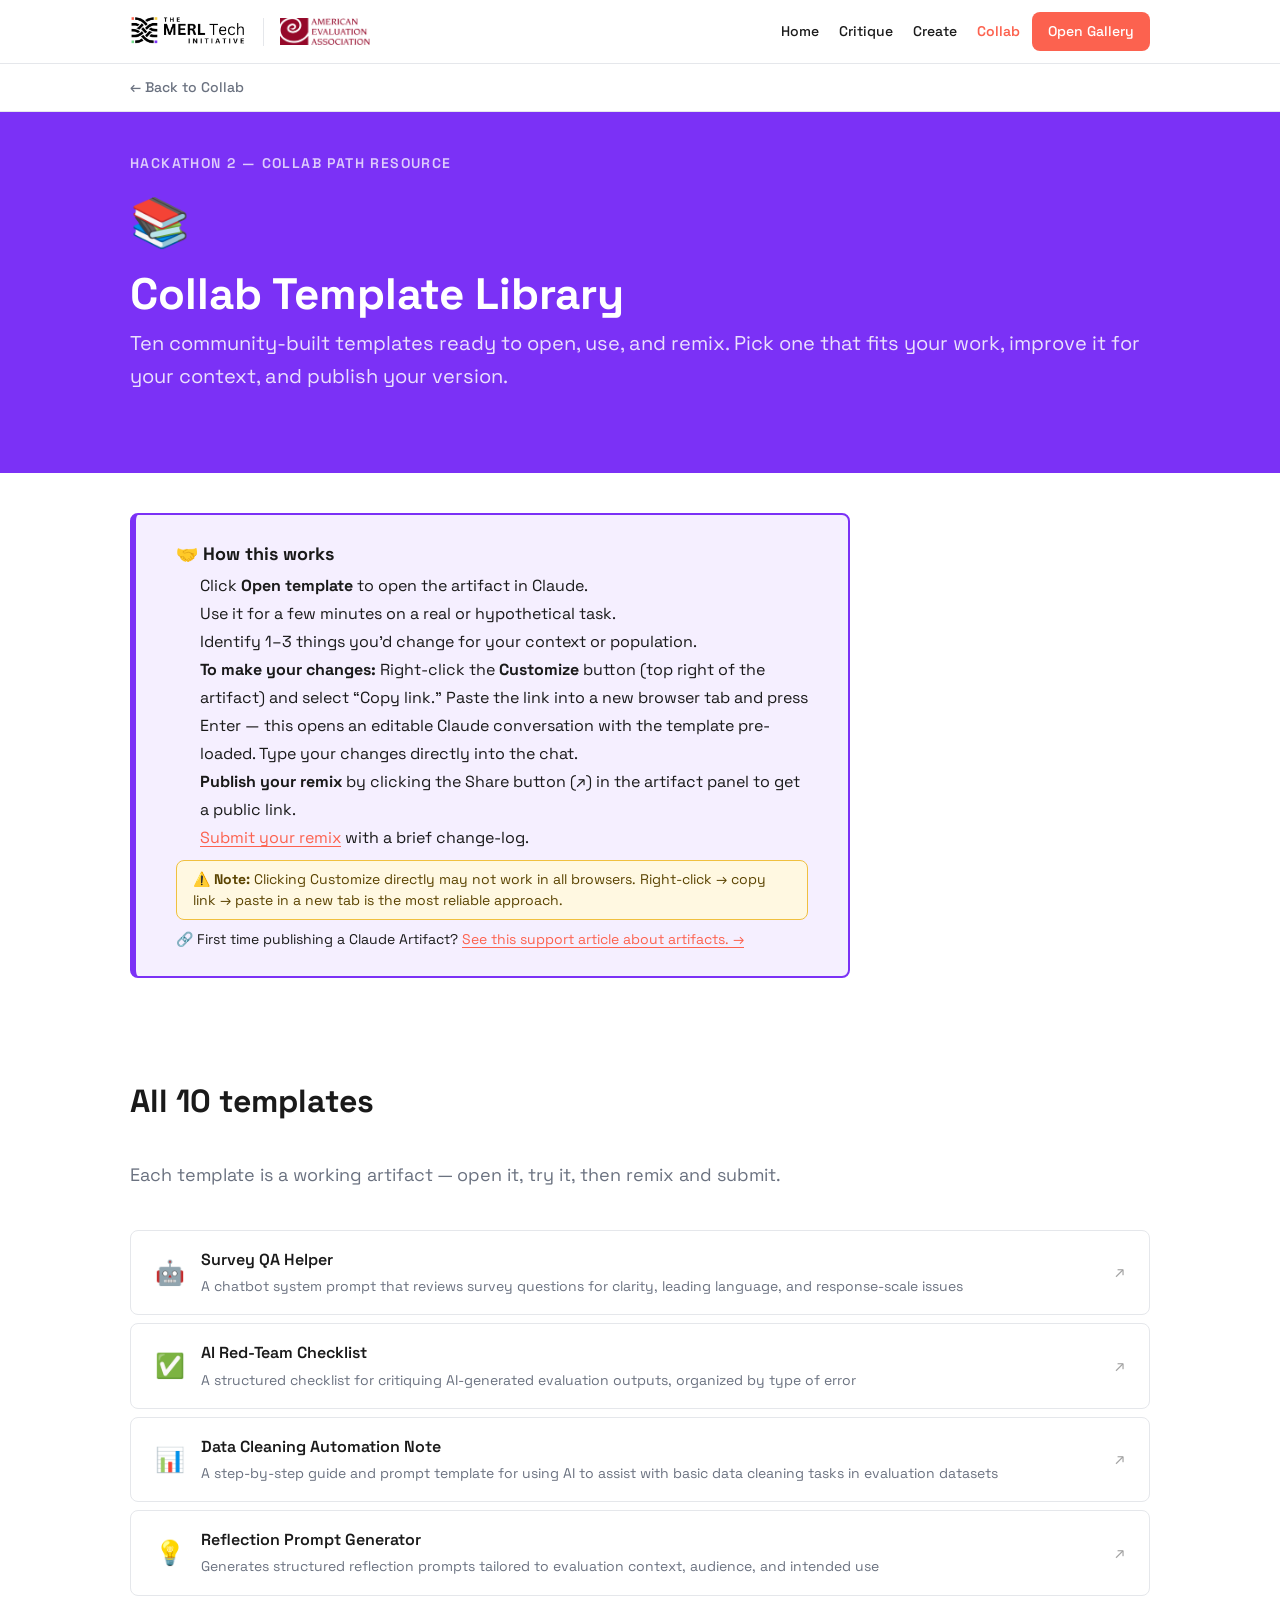
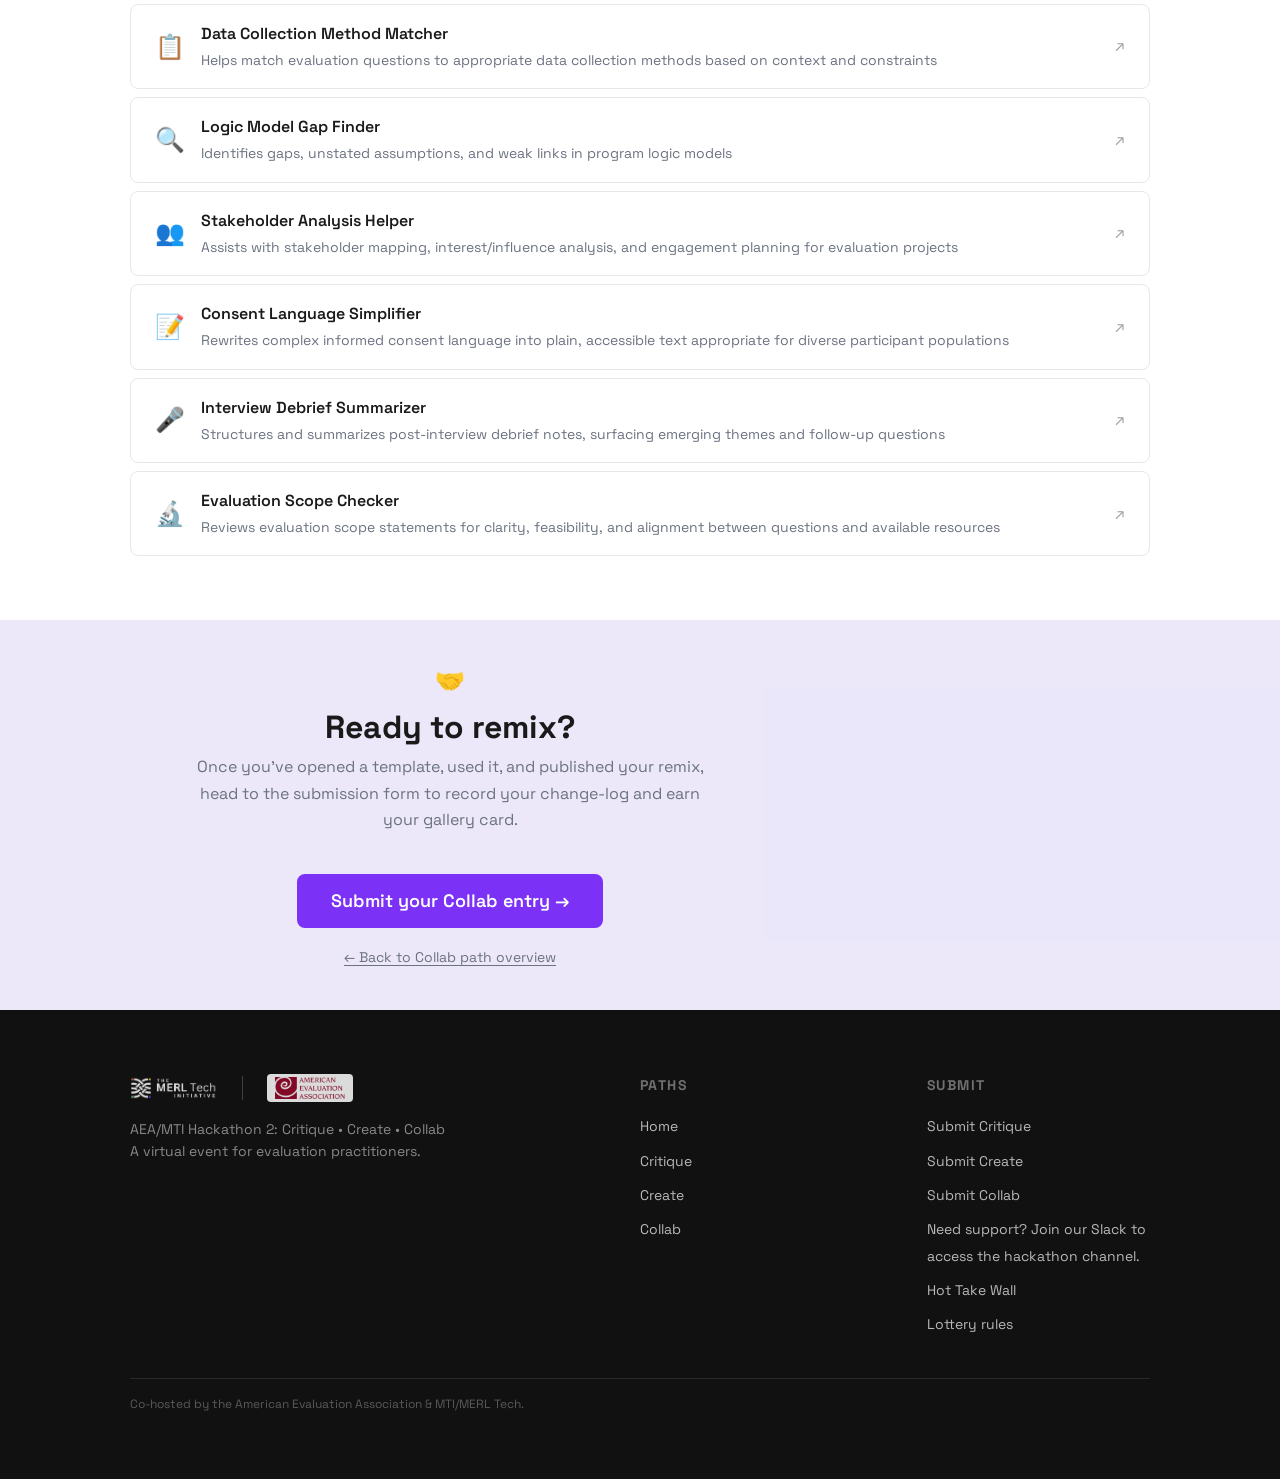
<file: AEA-MTI-HACKATHON-2/collab-library.html>
<!DOCTYPE html>
<html lang="en">
<head>
  <meta charset="UTF-8">
  <meta name="viewport" content="width=device-width, initial-scale=1.0">
  <meta name="description" content="Browse all 10 community templates for the Collab path — open an artifact, remix it, and submit your version.">
  <title>Collab Template Library — AEA/MTI Hackathon 2</title>
  <link rel="stylesheet" href="assets/brand/brand.css">
  <link rel="stylesheet" href="assets/css/styles.css">
</head>
<body>

  <!-- ======================================================================
       HEADER / NAV
       ====================================================================== -->
  <header class="site-header">
    <div class="container">
      <div class="cobrand-logos">
        <a href="https://www.merltech.org" class="logo-link logo-link--merl" aria-label="MERL Tech" target="_blank" rel="noopener">
          <img src="assets/brand/MTI%20black%20w%20color%20horizontal%20(5).png" alt="The MERL Tech Initiative logo">
        </a>
        <div class="cobrand-divider" aria-hidden="true"></div>
        <a href="https://www.eval.org" class="logo-link logo-link--aea" aria-label="American Evaluation Association" target="_blank" rel="noopener">
          <img src="assets/brand/AEA letters.png" alt="American Evaluation Association logo">
        </a>
      </div>

      <button class="nav-toggle" aria-label="Toggle navigation" aria-expanded="false" aria-controls="site-nav">
        <span class="hamburger" aria-hidden="true"></span>
      </button>

      <nav class="site-nav" id="site-nav" aria-label="Main navigation">
        <a href="index.html">Home</a>
        <a href="critique.html">Critique</a>
        <a href="create.html">Create</a>
        <a href="collab.html" class="active">Collab</a>
        <a href="gallery.html" class="nav-cta">Open Gallery</a>
      </nav>
    </div>
  </header>

  <main>

    <!-- Breadcrumb / back nav -->
    <div class="back-nav-wrap">
      <div class="container">
        <a href="collab.html" class="back-nav">
          <span aria-hidden="true">&larr;</span> Back to Collab
        </a>
      </div>
    </div>

    <!-- ====================================================================
         PAGE HERO
         ==================================================================== -->
    <section class="path-hero path-hero--collab" aria-labelledby="page-title">
      <div class="container">
        <p class="path-hero__eyebrow">Hackathon 2 &mdash; Collab Path Resource</p>
        <span class="path-hero__icon" aria-hidden="true">&#128218;</span>
        <h1 class="path-hero__title" id="page-title">Collab Template Library</h1>
        <p class="path-hero__tagline">Ten community-built templates ready to open, use, and remix. Pick one that fits your work, improve it for your context, and publish your version.</p>
      </div>
    </section>

    <!-- ====================================================================
         HOW TO USE
         ==================================================================== -->
    <section class="section--light" style="padding-block: var(--space-xl);" aria-label="How to use this library">
      <div class="container">
        <div style="
          background: var(--color-collab-tint, #f0faf4);
          border: 2px solid var(--color-collab, #2e9e6b);
          border-left: 6px solid var(--color-collab, #2e9e6b);
          border-radius: var(--radius);
          padding: var(--space-lg) var(--space-xl);
          max-width: 72ch;
        " role="note">
          <p style="font-weight: 700; font-size: var(--text-lg); margin-bottom: var(--space-xs);">
            &#129309; How this works
          </p>
          <ol style="color: var(--color-text); line-height: 1.75; padding-left: var(--space-lg); margin: 0;">
            <li>Click <strong>Open template</strong> to open the artifact in Claude.</li>
            <li>Use it for a few minutes on a real or hypothetical task.</li>
            <li>Identify 1&ndash;3 things you&rsquo;d change for your context or population.</li>
            <li><strong>To make your changes:</strong> Right-click the <strong>Customize</strong> button (top right of the artifact) and select &ldquo;Copy link.&rdquo; Paste the link into a new browser tab and press Enter &mdash; this opens an editable Claude conversation with the template pre-loaded. Type your changes directly into the chat.</li>
            <li><strong>Publish your remix</strong> by clicking the Share button (↗) in the artifact panel to get a public link.</li>
            <li><a href="form-collab.html">Submit your remix</a> with a brief change-log.</li>
          </ol>
          <p class="field-notice field-notice--warning" style="margin-top: var(--space-sm);">
            <strong>&#9888;&#65039; Note:</strong> Clicking Customize directly may not work in all browsers. Right-click &rarr; copy link &rarr; paste in a new tab is the most reliable approach.
          </p>
          <p style="font-size: var(--text-sm); margin-top: var(--space-sm);">
            &#128279; First time publishing a Claude Artifact? <a href="https://support.claude.com/en/articles/9487310-what-are-artifacts-and-how-do-i-use-them" target="_blank" rel="noopener">See this support article about artifacts. &rarr;</a>
          </p>
        </div>
      </div>
    </section>

    <!-- ====================================================================
         TEMPLATE CARDS
         ==================================================================== -->
    <section class="options-section" aria-labelledby="templates-heading">
      <div class="container">
        <h2 class="section-heading" id="templates-heading">All 10 templates</h2>
        <p class="section-subheading">Each template is a working artifact — open it, try it, then remix and submit.</p>

        <div class="template-links" role="list" aria-label="All collab templates">

          <!-- Template 1 -->
          <a
            href="https://claude.ai/public/artifacts/97164254-26ce-4763-b4a7-43ed4cd67ea0"
            class="template-link"
            target="_blank"
            rel="noopener"
            role="listitem"
            aria-label="Template: Survey QA Helper"
          >
            <span class="template-link__icon" aria-hidden="true">&#129302;</span>
            <div>
              <div class="template-link__name">Survey QA Helper</div>
              <div class="template-link__desc">A chatbot system prompt that reviews survey questions for clarity, leading language, and response-scale issues</div>
            </div>
            <span class="template-link__arrow" aria-hidden="true">&#8599;</span>
          </a>

          <!-- Template 2 -->
          <a
            href="https://claude.ai/public/artifacts/86659be2-f0a1-4334-a20f-26d092d76042"
            class="template-link"
            target="_blank"
            rel="noopener"
            role="listitem"
            aria-label="Template: AI Red-Team Checklist"
          >
            <span class="template-link__icon" aria-hidden="true">&#9989;</span>
            <div>
              <div class="template-link__name">AI Red-Team Checklist</div>
              <div class="template-link__desc">A structured checklist for critiquing AI-generated evaluation outputs, organized by type of error</div>
            </div>
            <span class="template-link__arrow" aria-hidden="true">&#8599;</span>
          </a>

          <!-- Template 3 -->
          <a
            href="https://claude.ai/public/artifacts/ac394709-24eb-4bc1-b330-127d2c562907"
            class="template-link"
            target="_blank"
            rel="noopener"
            role="listitem"
            aria-label="Template: Data Cleaning Automation Note"
          >
            <span class="template-link__icon" aria-hidden="true">&#128202;</span>
            <div>
              <div class="template-link__name">Data Cleaning Automation Note</div>
              <div class="template-link__desc">A step-by-step guide and prompt template for using AI to assist with basic data cleaning tasks in evaluation datasets</div>
            </div>
            <span class="template-link__arrow" aria-hidden="true">&#8599;</span>
          </a>

          <!-- Template 4 -->
          <a
            href="https://claude.ai/public/artifacts/13918425-aa72-4463-bca1-c26da2a00ee8"
            class="template-link"
            target="_blank"
            rel="noopener"
            role="listitem"
            aria-label="Template: Reflection Prompt Generator"
          >
            <span class="template-link__icon" aria-hidden="true">&#128161;</span>
            <div>
              <div class="template-link__name">Reflection Prompt Generator</div>
              <div class="template-link__desc">Generates structured reflection prompts tailored to evaluation context, audience, and intended use</div>
            </div>
            <span class="template-link__arrow" aria-hidden="true">&#8599;</span>
          </a>

          <!-- Template 5 -->
          <a
            href="https://claude.ai/public/artifacts/1a986d02-c416-4089-b8e6-001dfc949a0c"
            class="template-link"
            target="_blank"
            rel="noopener"
            role="listitem"
            aria-label="Template: Data Collection Method Matcher"
          >
            <span class="template-link__icon" aria-hidden="true">&#128203;</span>
            <div>
              <div class="template-link__name">Data Collection Method Matcher</div>
              <div class="template-link__desc">Helps match evaluation questions to appropriate data collection methods based on context and constraints</div>
            </div>
            <span class="template-link__arrow" aria-hidden="true">&#8599;</span>
          </a>

          <!-- Template 6 -->
          <a
            href="https://claude.ai/public/artifacts/6f6471ef-78ae-4e8c-bd53-69ba7677ca8e"
            class="template-link"
            target="_blank"
            rel="noopener"
            role="listitem"
            aria-label="Template: Logic Model Gap Finder"
          >
            <span class="template-link__icon" aria-hidden="true">&#128269;</span>
            <div>
              <div class="template-link__name">Logic Model Gap Finder</div>
              <div class="template-link__desc">Identifies gaps, unstated assumptions, and weak links in program logic models</div>
            </div>
            <span class="template-link__arrow" aria-hidden="true">&#8599;</span>
          </a>

          <!-- Template 7 -->
          <a
            href="https://claude.ai/public/artifacts/97ec967b-5dcb-45a9-ba79-d2b566815fba"
            class="template-link"
            target="_blank"
            rel="noopener"
            role="listitem"
            aria-label="Template: Stakeholder Analysis Helper"
          >
            <span class="template-link__icon" aria-hidden="true">&#128101;</span>
            <div>
              <div class="template-link__name">Stakeholder Analysis Helper</div>
              <div class="template-link__desc">Assists with stakeholder mapping, interest/influence analysis, and engagement planning for evaluation projects</div>
            </div>
            <span class="template-link__arrow" aria-hidden="true">&#8599;</span>
          </a>

          <!-- Template 8 -->
          <a
            href="https://claude.ai/public/artifacts/3adf3465-47fe-459e-bcad-867e212315ea"
            class="template-link"
            target="_blank"
            rel="noopener"
            role="listitem"
            aria-label="Template: Consent Language Simplifier"
          >
            <span class="template-link__icon" aria-hidden="true">&#128221;</span>
            <div>
              <div class="template-link__name">Consent Language Simplifier</div>
              <div class="template-link__desc">Rewrites complex informed consent language into plain, accessible text appropriate for diverse participant populations</div>
            </div>
            <span class="template-link__arrow" aria-hidden="true">&#8599;</span>
          </a>

          <!-- Template 9 -->
          <a
            href="https://claude.ai/public/artifacts/3f21daec-8619-4143-926a-65d9d20fe128"
            class="template-link"
            target="_blank"
            rel="noopener"
            role="listitem"
            aria-label="Template: Interview Debrief Summarizer"
          >
            <span class="template-link__icon" aria-hidden="true">&#127908;</span>
            <div>
              <div class="template-link__name">Interview Debrief Summarizer</div>
              <div class="template-link__desc">Structures and summarizes post-interview debrief notes, surfacing emerging themes and follow-up questions</div>
            </div>
            <span class="template-link__arrow" aria-hidden="true">&#8599;</span>
          </a>

          <!-- Template 10 -->
          <a
            href="https://claude.ai/public/artifacts/b87b35c2-0380-4d2c-8dba-e36dae30b297"
            class="template-link"
            target="_blank"
            rel="noopener"
            role="listitem"
            aria-label="Template: Evaluation Scope Checker"
          >
            <span class="template-link__icon" aria-hidden="true">&#128300;</span>
            <div>
              <div class="template-link__name">Evaluation Scope Checker</div>
              <div class="template-link__desc">Reviews evaluation scope statements for clarity, feasibility, and alignment between questions and available resources</div>
            </div>
            <span class="template-link__arrow" aria-hidden="true">&#8599;</span>
          </a>

        </div>
      </div>
    </section>

    <!-- ====================================================================
         CLOSING CTA
         ==================================================================== -->
    <section class="checklist-section checklist-section--collab" aria-label="Ready to remix">
      <div class="container">
        <div class="checklist-box" style="text-align: center;">
          <p style="font-size: var(--text-2xl); margin-bottom: var(--space-sm);" aria-hidden="true">&#129309;</p>
          <h2 class="section-heading" style="margin-bottom: var(--space-sm);">Ready to remix?</h2>
          <p style="color: var(--color-muted); max-width: 52ch; margin: 0 auto var(--space-xl);">
            Once you've opened a template, used it, and published your remix, head to the submission form to record your change-log and earn your gallery card.
          </p>
          <a href="form-collab.html" class="btn btn--collab btn--lg">Submit your Collab entry &rarr;</a>
          <p style="margin-top: var(--space-md);">
            <a href="collab.html" style="font-size: var(--text-sm); color: var(--color-muted);">&larr; Back to Collab path overview</a>
          </p>
        </div>
      </div>
    </section>

  </main>

  <!-- ========================================================================
       FOOTER
       ======================================================================== -->
  <footer class="site-footer" aria-label="Site footer">
    <div class="container">
      <div class="site-footer__grid">

        <div class="site-footer__brand">
          <div class="site-footer__cobrand">
            <img src="assets/brand/MTI%20white%20w%20color%20horizontal%20(3).png" alt="The MERL Tech Initiative logo" class="logo-mti">
            <div class="site-footer__cobrand-divider" aria-hidden="true"></div>
            <img src="assets/brand/AEA letters.png" alt="American Evaluation Association logo" class="logo-aea">
          </div>
          <p class="site-footer__tagline">
            AEA/MTI Hackathon 2: Critique &bull; Create &bull; Collab<br>
            A virtual event for evaluation practitioners.
          </p>
        </div>

        <div>
          <p class="site-footer__heading">Paths</p>
          <ul class="site-footer__links">
            <li><a href="index.html">Home</a></li>
            <li><a href="critique.html">Critique</a></li>
            <li><a href="create.html">Create</a></li>
            <li><a href="collab.html">Collab</a></li>
          </ul>
        </div>

        <div>
          <p class="site-footer__heading">Submit</p>
          <ul class="site-footer__links">
            <li><a href="form-critique.html">Submit Critique</a></li>
            <li><a href="form-create.html">Submit Create</a></li>
            <li><a href="form-collab.html">Submit Collab</a></li>
            
            <li><a href="https://docs.google.com/forms/d/e/1FAIpQLSeVwKueVb0ZkyGOTK9EaOwVVYNubR9XfIdwF8cpMh72be8ARA/viewform" target="_blank" rel="noopener">Need support? Join our Slack to access the hackathon channel.</a></li>
            <li><a href="hot-take-wall.html">Hot Take Wall</a></li>
            <li><a href="lottery-rules.html">Lottery rules</a></li>
          </ul>
        </div>

      </div>
      <div class="site-footer__bottom">
        Co-hosted by the American Evaluation Association &amp; MTI/MERL Tech.
      </div>
    </div>
  </footer>

  <script>
    const toggle = document.querySelector('.nav-toggle');
    const nav    = document.getElementById('site-nav');
    toggle.addEventListener('click', () => {
      const expanded = toggle.getAttribute('aria-expanded') === 'true';
      toggle.setAttribute('aria-expanded', String(!expanded));
      nav.classList.toggle('is-open');
    });
    nav.querySelectorAll('a').forEach(link => {
      link.addEventListener('click', () => {
        toggle.setAttribute('aria-expanded', 'false');
        nav.classList.remove('is-open');
      });
    });
  </script>

</body>
</html>
</file>
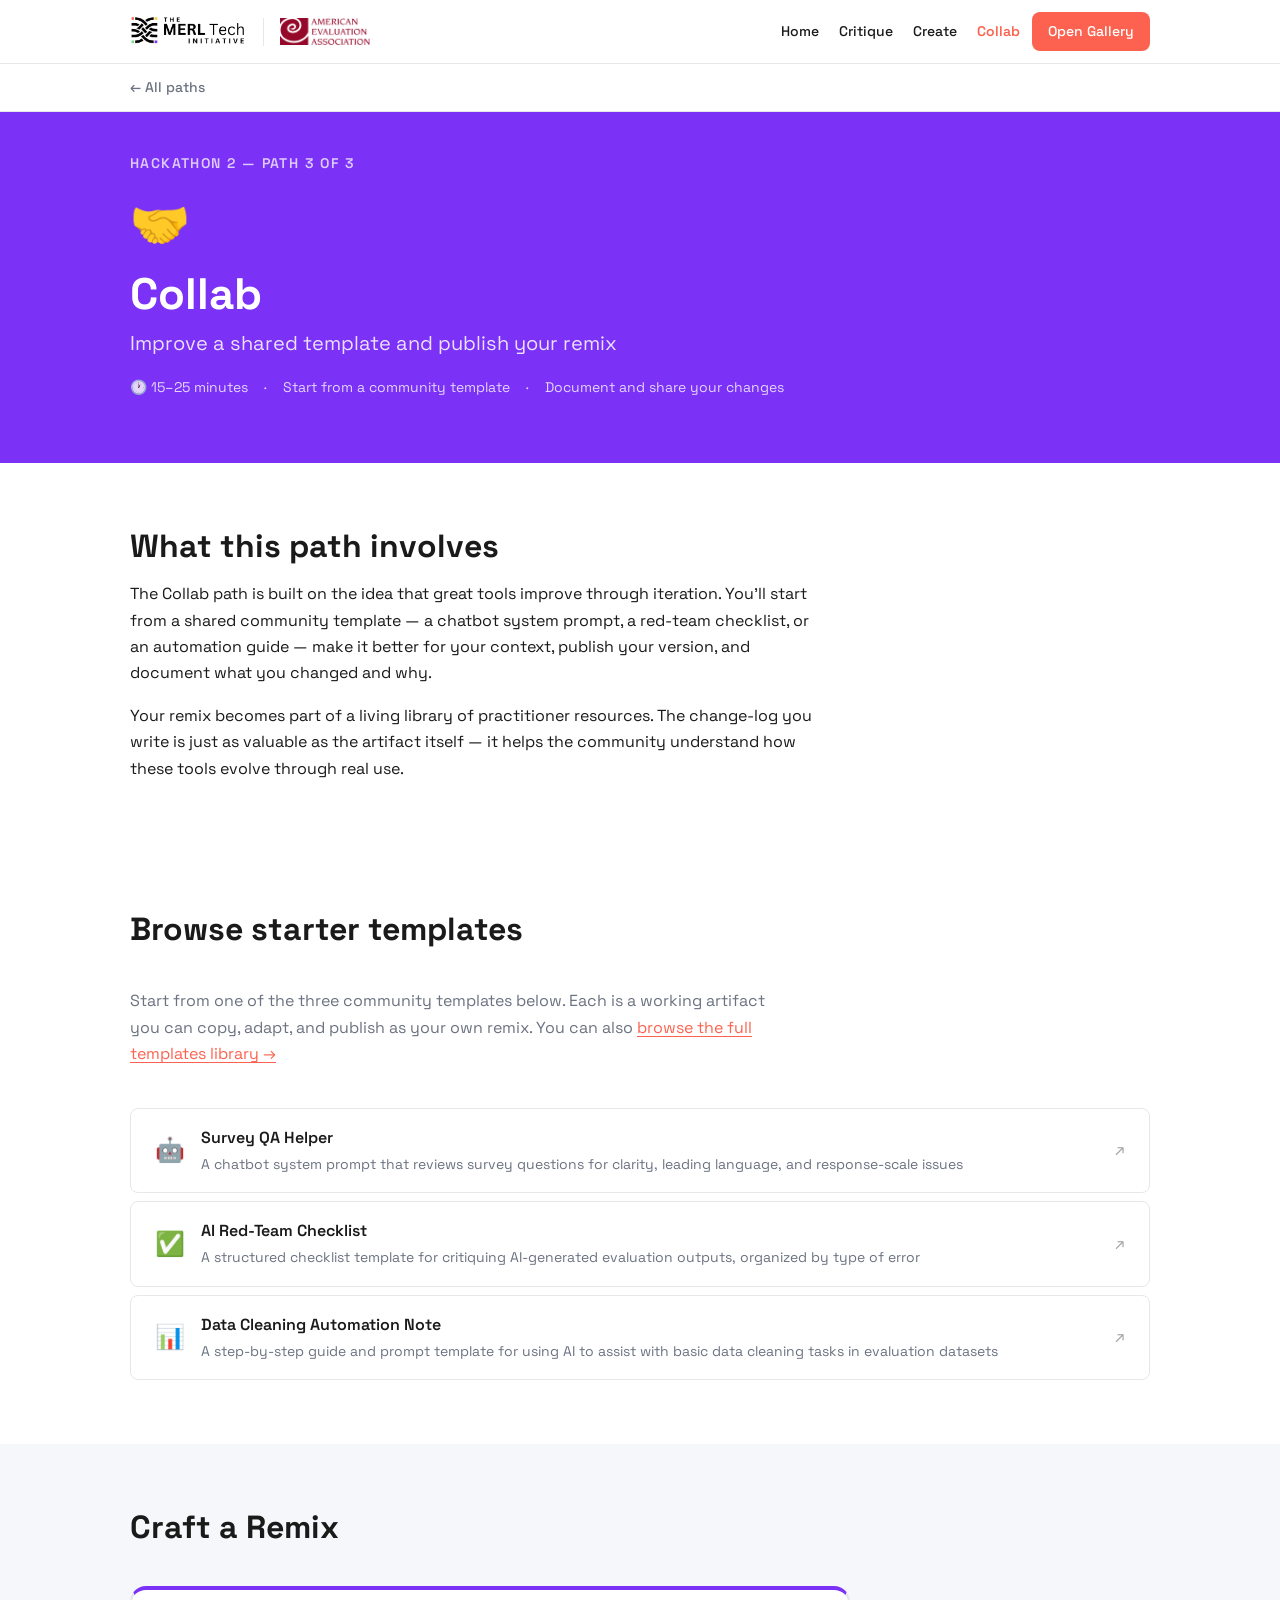
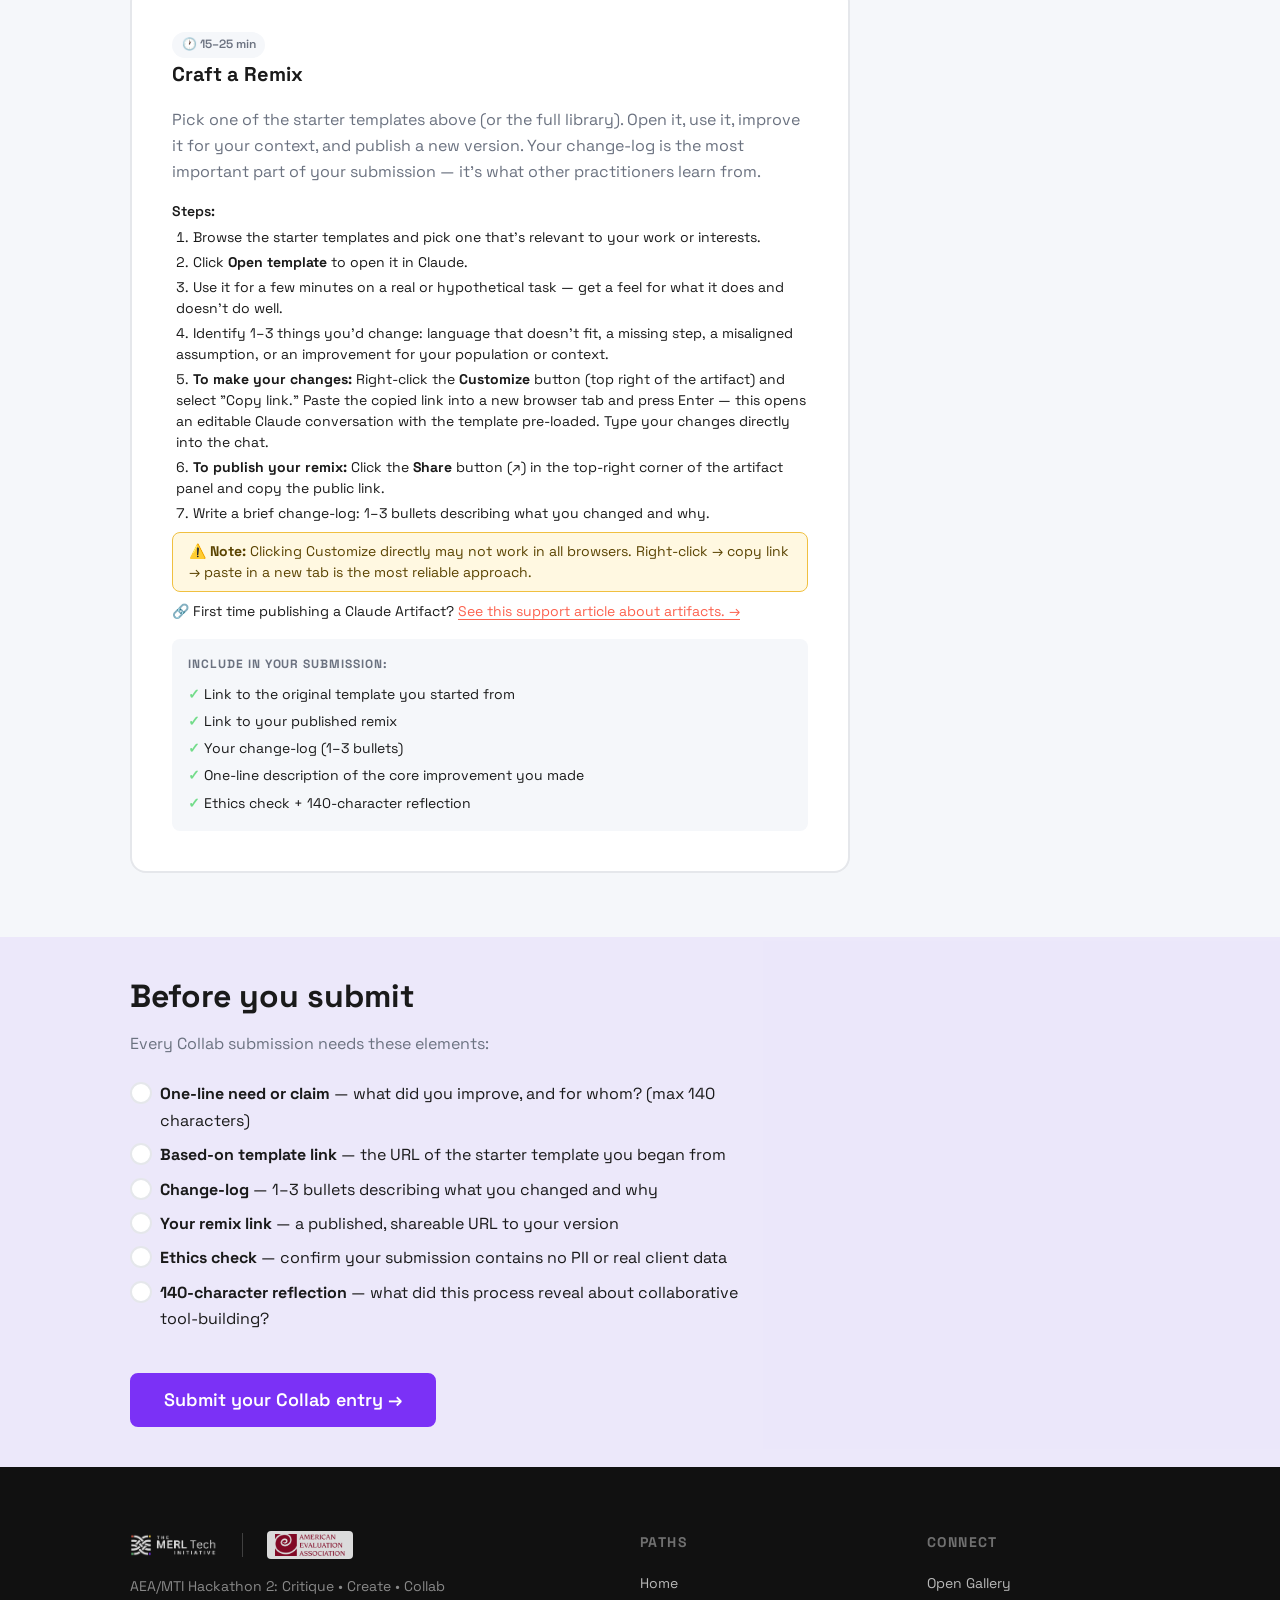
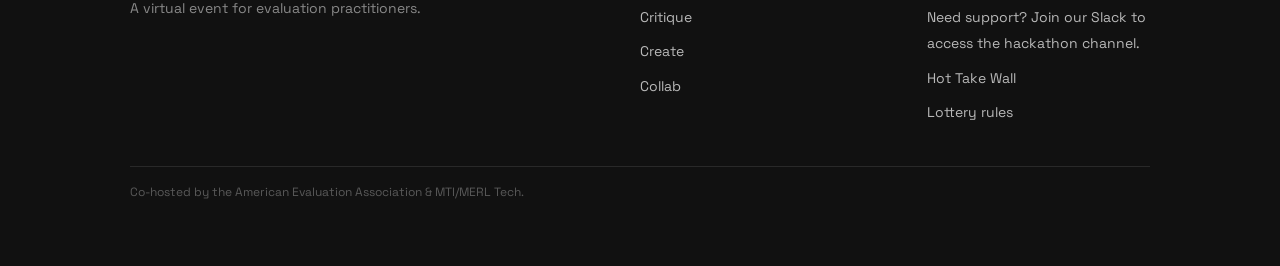
<file: AEA-MTI-HACKATHON-2/collab.html>
<!DOCTYPE html>
<html lang="en">
<head>
  <meta charset="UTF-8">
  <meta name="viewport" content="width=device-width, initial-scale=1.0">
  <meta name="description" content="Collab path — improve a shared template and publish your remix. Craft a remix by starting from a community template and documenting your changes.">
  <title>Collab Path — AEA/MTI Hackathon 2</title>
  <link rel="stylesheet" href="assets/brand/brand.css">
  <link rel="stylesheet" href="assets/css/styles.css">
</head>
<body>

  <!-- ======================================================================
       HEADER / NAV
       ====================================================================== -->
  <header class="site-header">
    <div class="container">
      <div class="cobrand-logos">
        <a href="https://www.merltech.org" class="logo-link logo-link--merl" aria-label="MERL Tech" target="_blank" rel="noopener">
          <img src="assets/brand/MTI%20black%20w%20color%20horizontal%20(5).png" alt="The MERL Tech Initiative logo">
        </a>
        <div class="cobrand-divider" aria-hidden="true"></div>
        <a href="https://www.eval.org" class="logo-link logo-link--aea" aria-label="American Evaluation Association" target="_blank" rel="noopener">
          <img src="assets/brand/AEA letters.png" alt="American Evaluation Association logo">
        </a>
      </div>

      <button class="nav-toggle" aria-label="Toggle navigation" aria-expanded="false" aria-controls="site-nav">
        <span class="hamburger" aria-hidden="true"></span>
      </button>

      <nav class="site-nav" id="site-nav" aria-label="Main navigation">
        <a href="index.html">Home</a>
        <a href="critique.html">Critique</a>
        <a href="create.html">Create</a>
        <a href="collab.html" class="active">Collab</a>
        <a href="gallery.html" class="nav-cta">Open Gallery</a>
      </nav>
    </div>
  </header>

  <main>

    <!-- Breadcrumb / back nav -->
    <div class="back-nav-wrap">
      <div class="container">
        <a href="index.html" class="back-nav">
          <span aria-hidden="true">&larr;</span> All paths
        </a>
      </div>
    </div>

    <!-- ====================================================================
         PATH HERO
         ==================================================================== -->
    <section class="path-hero path-hero--collab" aria-labelledby="path-title">
      <div class="container">
        <p class="path-hero__eyebrow">Hackathon 2 &mdash; Path 3 of 3</p>
        <span class="path-hero__icon" aria-hidden="true">&#129309;</span>
        <h1 class="path-hero__title" id="path-title">Collab</h1>
        <p class="path-hero__tagline">Improve a shared template and publish your remix</p>
        <div class="path-hero__meta">
          <span><strong>&#128336;</strong> 15–25 minutes</span>
          <span>&middot;</span>
          <span>Start from a community template</span>
          <span>&middot;</span>
          <span>Document and share your changes</span>
        </div>
      </div>
    </section>

    <!-- ====================================================================
         OVERVIEW
         ==================================================================== -->
    <section class="prose-section section--light" aria-labelledby="overview-heading">
      <div class="container">
        <div class="prose-section__content">
          <h2 class="section-heading" id="overview-heading">What this path involves</h2>
          <p>
            The Collab path is built on the idea that great tools improve through iteration. You'll start from a shared community template — a chatbot system prompt, a red-team checklist, or an automation guide — make it better for your context, publish your version, and document what you changed and why.
          </p>
          <p>
            Your remix becomes part of a living library of practitioner resources. The change-log you write is just as valuable as the artifact itself — it helps the community understand how these tools evolve through real use.
          </p>
        </div>
      </div>
    </section>

    <!-- ====================================================================
         STARTER TEMPLATES
         ==================================================================== -->
    <section class="options-section" aria-labelledby="templates-section-heading">
      <div class="container">
        <h2 class="section-heading" id="templates-section-heading">Browse starter templates</h2>
        <p style="color: var(--color-muted); margin-bottom: var(--space-xl); max-width: 65ch;">
          Start from one of the three community templates below. Each is a working artifact you can copy, adapt, and publish as your own remix.
          You can also <a href="collab-library.html">browse the full templates library &rarr;</a>
        </p>

        <div class="template-links" role="list" aria-label="Starter templates">

          <!-- Template 1 -->
          <a
            href="https://claude.ai/public/artifacts/97164254-26ce-4763-b4a7-43ed4cd67ea0"
            class="template-link"
            target="_blank"
            rel="noopener"
            role="listitem"
            aria-label="Template: Survey QA Helper chatbot system prompt"
          >
            <span class="template-link__icon" aria-hidden="true">&#129302;</span>
            <div>
              <div class="template-link__name">Survey QA Helper</div>
              <div class="template-link__desc">A chatbot system prompt that reviews survey questions for clarity, leading language, and response-scale issues</div>
            </div>
            <span class="template-link__arrow" aria-hidden="true">&#8599;</span>
          </a>

          <!-- Template 2 -->
          <a
            href="https://claude.ai/public/artifacts/86659be2-f0a1-4334-a20f-26d092d76042"
            class="template-link"
            target="_blank"
            rel="noopener"
            role="listitem"
            aria-label="Template: AI Red-Team Checklist"
          >
            <span class="template-link__icon" aria-hidden="true">&#9989;</span>
            <div>
              <div class="template-link__name">AI Red-Team Checklist</div>
              <div class="template-link__desc">A structured checklist template for critiquing AI-generated evaluation outputs, organized by type of error</div>
            </div>
            <span class="template-link__arrow" aria-hidden="true">&#8599;</span>
          </a>

          <!-- Template 3 -->
          <a
            href="https://claude.ai/public/artifacts/ac394709-24eb-4bc1-b330-127d2c562907"
            class="template-link"
            target="_blank"
            rel="noopener"
            role="listitem"
            aria-label="Template: Data Cleaning Automation Note"
          >
            <span class="template-link__icon" aria-hidden="true">&#128202;</span>
            <div>
              <div class="template-link__name">Data Cleaning Automation Note</div>
              <div class="template-link__desc">A step-by-step guide and prompt template for using AI to assist with basic data cleaning tasks in evaluation datasets</div>
            </div>
            <span class="template-link__arrow" aria-hidden="true">&#8599;</span>
          </a>

        </div>
      </div>
    </section>

    <!-- ====================================================================
         CRAFT A REMIX — SINGLE OPTION CARD
         ==================================================================== -->
    <section class="options-section" style="background: var(--color-light);" aria-labelledby="remix-heading">
      <div class="container">
        <h2 class="section-heading" id="remix-heading">Craft a Remix</h2>

        <div style="max-width: 720px;">
          <article class="option-card option-card--collab" aria-labelledby="remix-card-name">
            <header>
              <div class="option-card__time">&#128336; 15–25 min</div>
              <h3 class="option-card__name" id="remix-card-name">Craft a Remix</h3>
            </header>

            <p class="option-card__desc">
              Pick one of the starter templates above (or the full library). Open it, use it, improve it for your context, and publish a new version. Your change-log is the most important part of your submission — it's what other practitioners learn from.
            </p>

            <div>
              <p style="font-size: var(--text-sm); font-weight: 600; margin-bottom: var(--space-xs);">Steps:</p>
              <ol class="option-card__steps">
                <li>Browse the starter templates and pick one that's relevant to your work or interests.</li>
                <li>Click <strong>Open template</strong> to open it in Claude.</li>
                <li>Use it for a few minutes on a real or hypothetical task — get a feel for what it does and doesn't do well.</li>
                <li>Identify 1–3 things you'd change: language that doesn't fit, a missing step, a misaligned assumption, or an improvement for your population or context.</li>
                <li><strong>To make your changes:</strong> Right-click the <strong>Customize</strong> button (top right of the artifact) and select "Copy link." Paste the copied link into a new browser tab and press Enter — this opens an editable Claude conversation with the template pre-loaded. Type your changes directly into the chat.</li>
                <li><strong>To publish your remix:</strong> Click the <strong>Share</strong> button (↗) in the top-right corner of the artifact panel and copy the public link.</li>
                <li>Write a brief change-log: 1–3 bullets describing what you changed and why.</li>
              </ol>
              <p class="field-notice field-notice--warning" style="margin-top: var(--space-sm);">
                <strong>&#9888;&#65039; Note:</strong> Clicking Customize directly may not work in all browsers. Right-click &rarr; copy link &rarr; paste in a new tab is the most reliable approach.
              </p>
              <p style="font-size: var(--text-sm); margin-top: var(--space-sm);">
                &#128279; First time publishing a Claude Artifact? <a href="https://support.claude.com/en/articles/9487310-what-are-artifacts-and-how-do-i-use-them" target="_blank" rel="noopener">See this support article about artifacts. &rarr;</a>
              </p>
            </div>

            <div class="option-card__include">
              <p class="option-card__include-title">Include in your submission:</p>
              <ul>
                <li>Link to the original template you started from</li>
                <li>Link to your published remix</li>
                <li>Your change-log (1–3 bullets)</li>
                <li>One-line description of the core improvement you made</li>
                <li>Ethics check + 140-character reflection</li>
              </ul>
            </div>
          </article>
        </div>
      </div>
    </section>

    <!-- ====================================================================
         SUBMISSION CHECKLIST
         ==================================================================== -->
    <section class="checklist-section checklist-section--collab" aria-labelledby="checklist-heading">
      <div class="container">
        <div class="checklist-box">
          <h2 class="section-heading" id="checklist-heading">Before you submit</h2>
          <p style="color: var(--color-muted); margin-bottom: var(--space-lg);">Every Collab submission needs these elements:</p>
          <ul class="checklist-items">
            <li class="checklist-item">
              <div class="checklist-item__check" aria-hidden="true"></div>
              <span><strong>One-line need or claim</strong> — what did you improve, and for whom? (max 140 characters)</span>
            </li>
            <li class="checklist-item">
              <div class="checklist-item__check" aria-hidden="true"></div>
              <span><strong>Based-on template link</strong> — the URL of the starter template you began from</span>
            </li>
            <li class="checklist-item">
              <div class="checklist-item__check" aria-hidden="true"></div>
              <span><strong>Change-log</strong> — 1–3 bullets describing what you changed and why</span>
            </li>
            <li class="checklist-item">
              <div class="checklist-item__check" aria-hidden="true"></div>
              <span><strong>Your remix link</strong> — a published, shareable URL to your version</span>
            </li>
            <li class="checklist-item">
              <div class="checklist-item__check" aria-hidden="true"></div>
              <span><strong>Ethics check</strong> — confirm your submission contains no PII or real client data</span>
            </li>
            <li class="checklist-item">
              <div class="checklist-item__check" aria-hidden="true"></div>
              <span><strong>140-character reflection</strong> — what did this process reveal about collaborative tool-building?</span>
            </li>
          </ul>
          <a href="form-collab.html" class="btn btn--collab btn--lg">Submit your Collab entry &rarr;</a>
        </div>
      </div>
    </section>

  </main>

  <!-- ========================================================================
       FOOTER
       ======================================================================== -->
  <footer class="site-footer" aria-label="Site footer">
    <div class="container">
      <div class="site-footer__grid">

        <div class="site-footer__brand">
          <div class="site-footer__cobrand">
            <img src="assets/brand/MTI%20white%20w%20color%20horizontal%20(3).png" alt="The MERL Tech Initiative logo" class="logo-mti">
            <div class="site-footer__cobrand-divider" aria-hidden="true"></div>
            <img src="assets/brand/AEA letters.png" alt="American Evaluation Association logo">
          </div>
          <p class="site-footer__tagline">
            AEA/MTI Hackathon 2: Critique • Create • Collab<br>
            A virtual event for evaluation practitioners.
          </p>
        </div>

        <div>
          <p class="site-footer__heading">Paths</p>
          <ul class="site-footer__links">
            <li><a href="index.html">Home</a></li>
            <li><a href="critique.html">Critique</a></li>
            <li><a href="create.html">Create</a></li>
            <li><a href="collab.html">Collab</a></li>
          </ul>
        </div>

        <div>
          <p class="site-footer__heading">Connect</p>
          <ul class="site-footer__links">
            <li><a href="gallery.html">Open Gallery</a></li>
            
            <li><a href="https://docs.google.com/forms/d/e/1FAIpQLSeVwKueVb0ZkyGOTK9EaOwVVYNubR9XfIdwF8cpMh72be8ARA/viewform" target="_blank" rel="noopener">Need support? Join our Slack to access the hackathon channel.</a></li>
            <li><a href="hot-take-wall.html">Hot Take Wall</a></li>
            <li><a href="lottery-rules.html">Lottery rules</a></li>
          </ul>
        </div>

      </div>
      <div class="site-footer__bottom">
        Co-hosted by the American Evaluation Association &amp; MTI/MERL Tech.
      </div>
    </div>
  </footer>

  <script>
    const toggle = document.querySelector('.nav-toggle');
    const nav = document.getElementById('site-nav');
    toggle.addEventListener('click', () => {
      const expanded = toggle.getAttribute('aria-expanded') === 'true';
      toggle.setAttribute('aria-expanded', String(!expanded));
      nav.classList.toggle('is-open');
    });
    nav.querySelectorAll('a').forEach(link => {
      link.addEventListener('click', () => {
        toggle.setAttribute('aria-expanded', 'false');
        nav.classList.remove('is-open');
      });
    });
  </script>

</body>
</html>
</file>
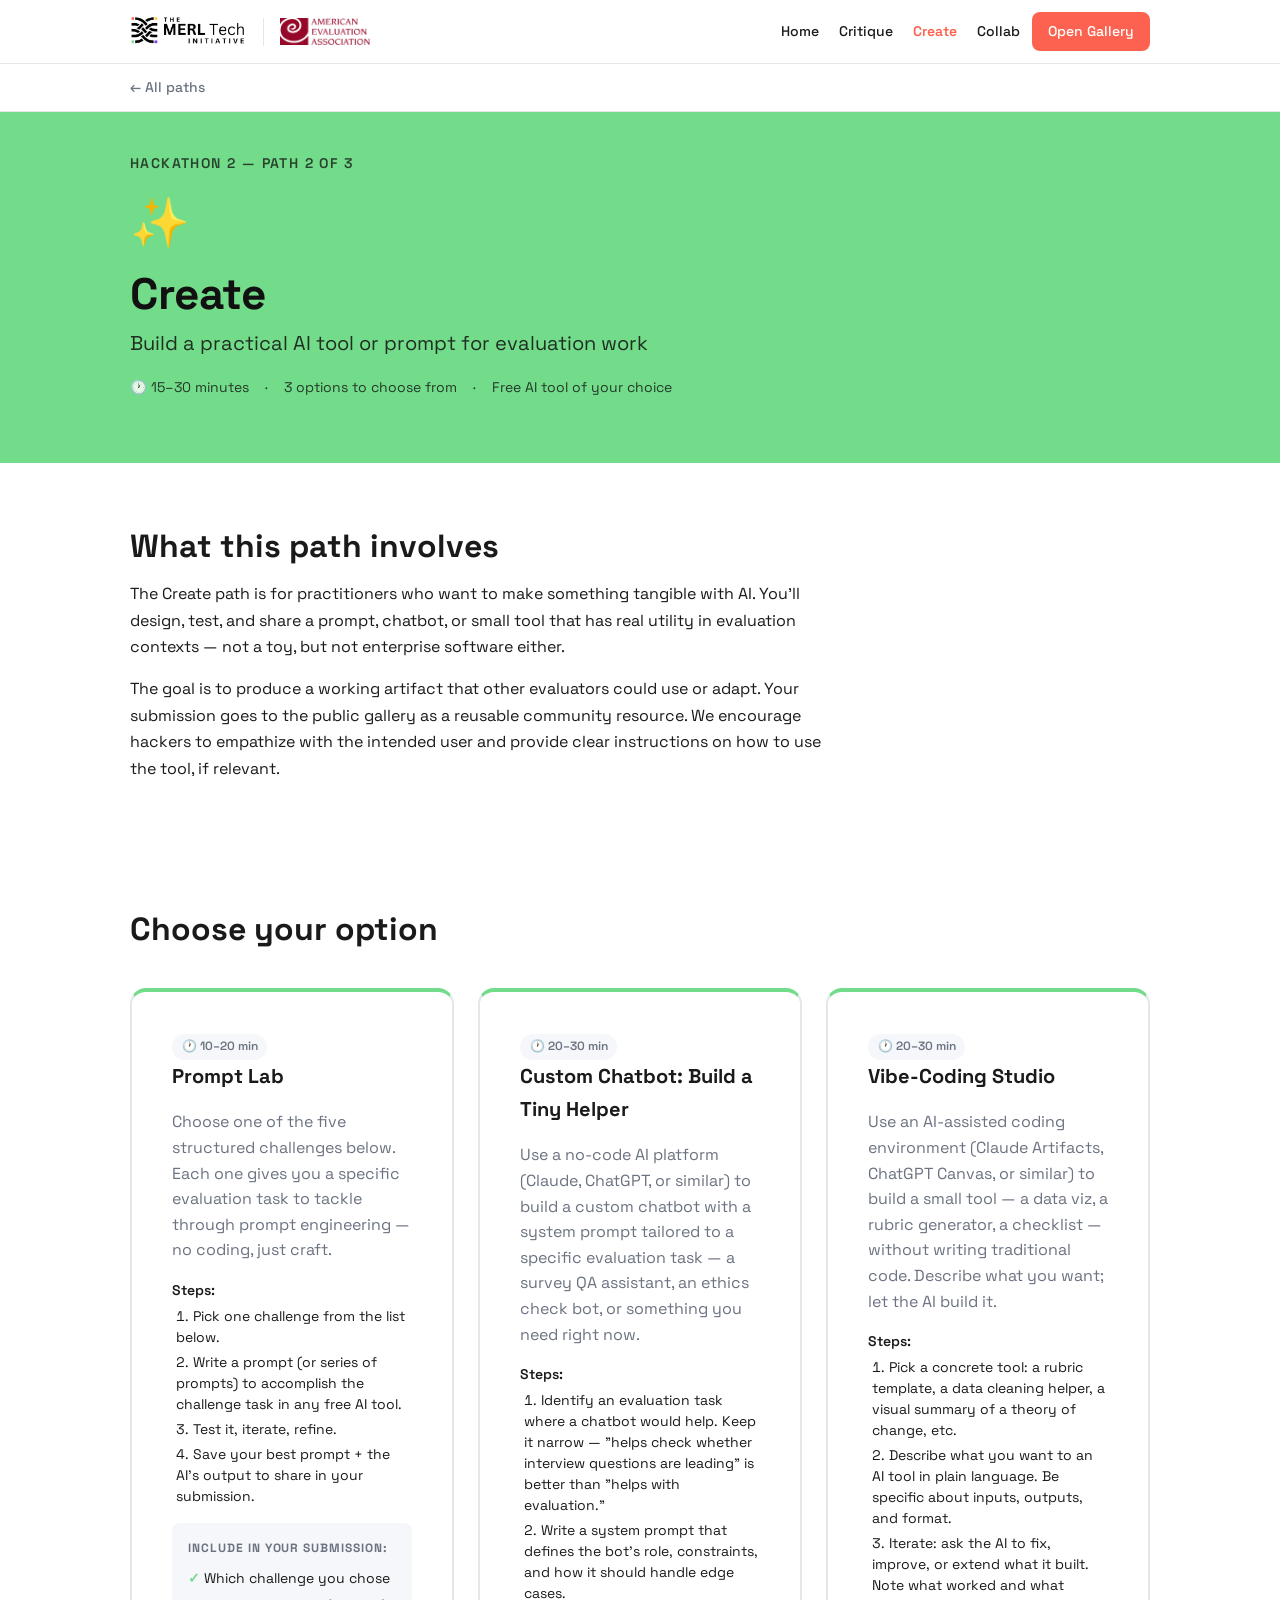
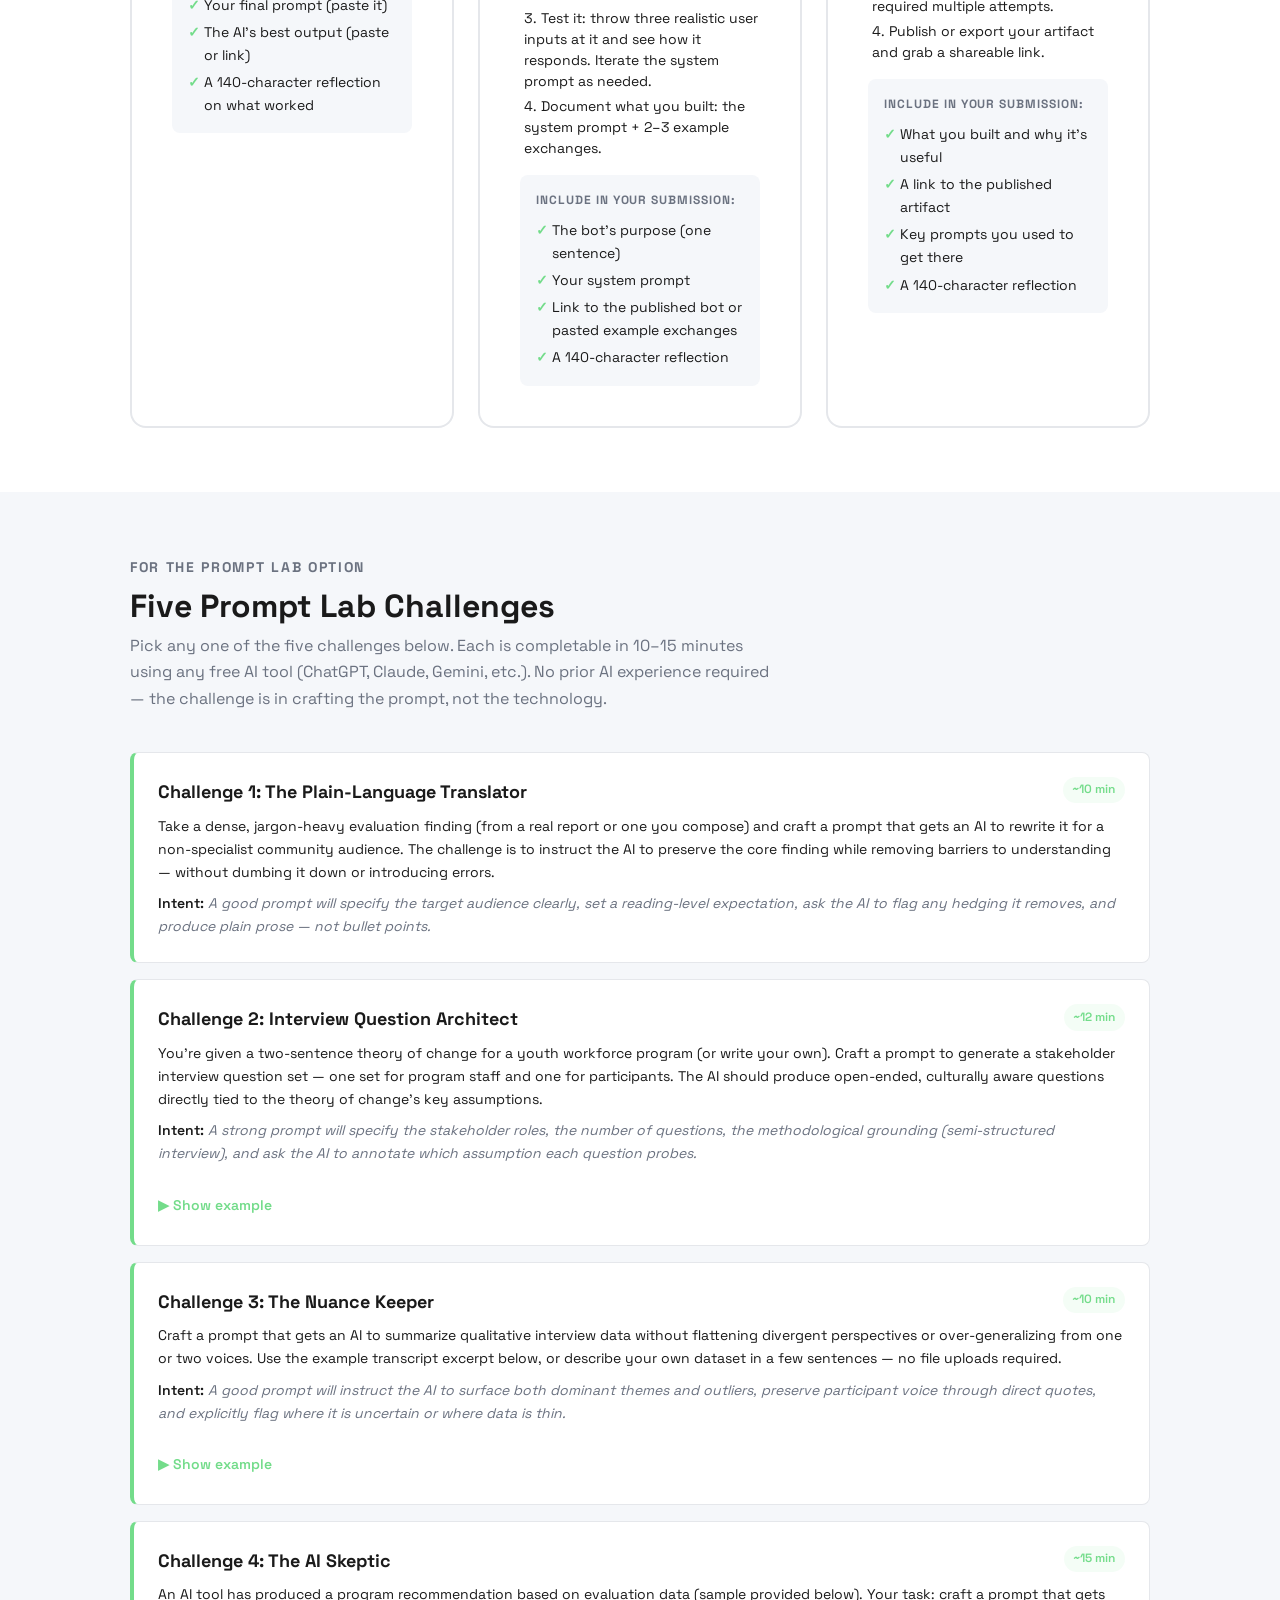
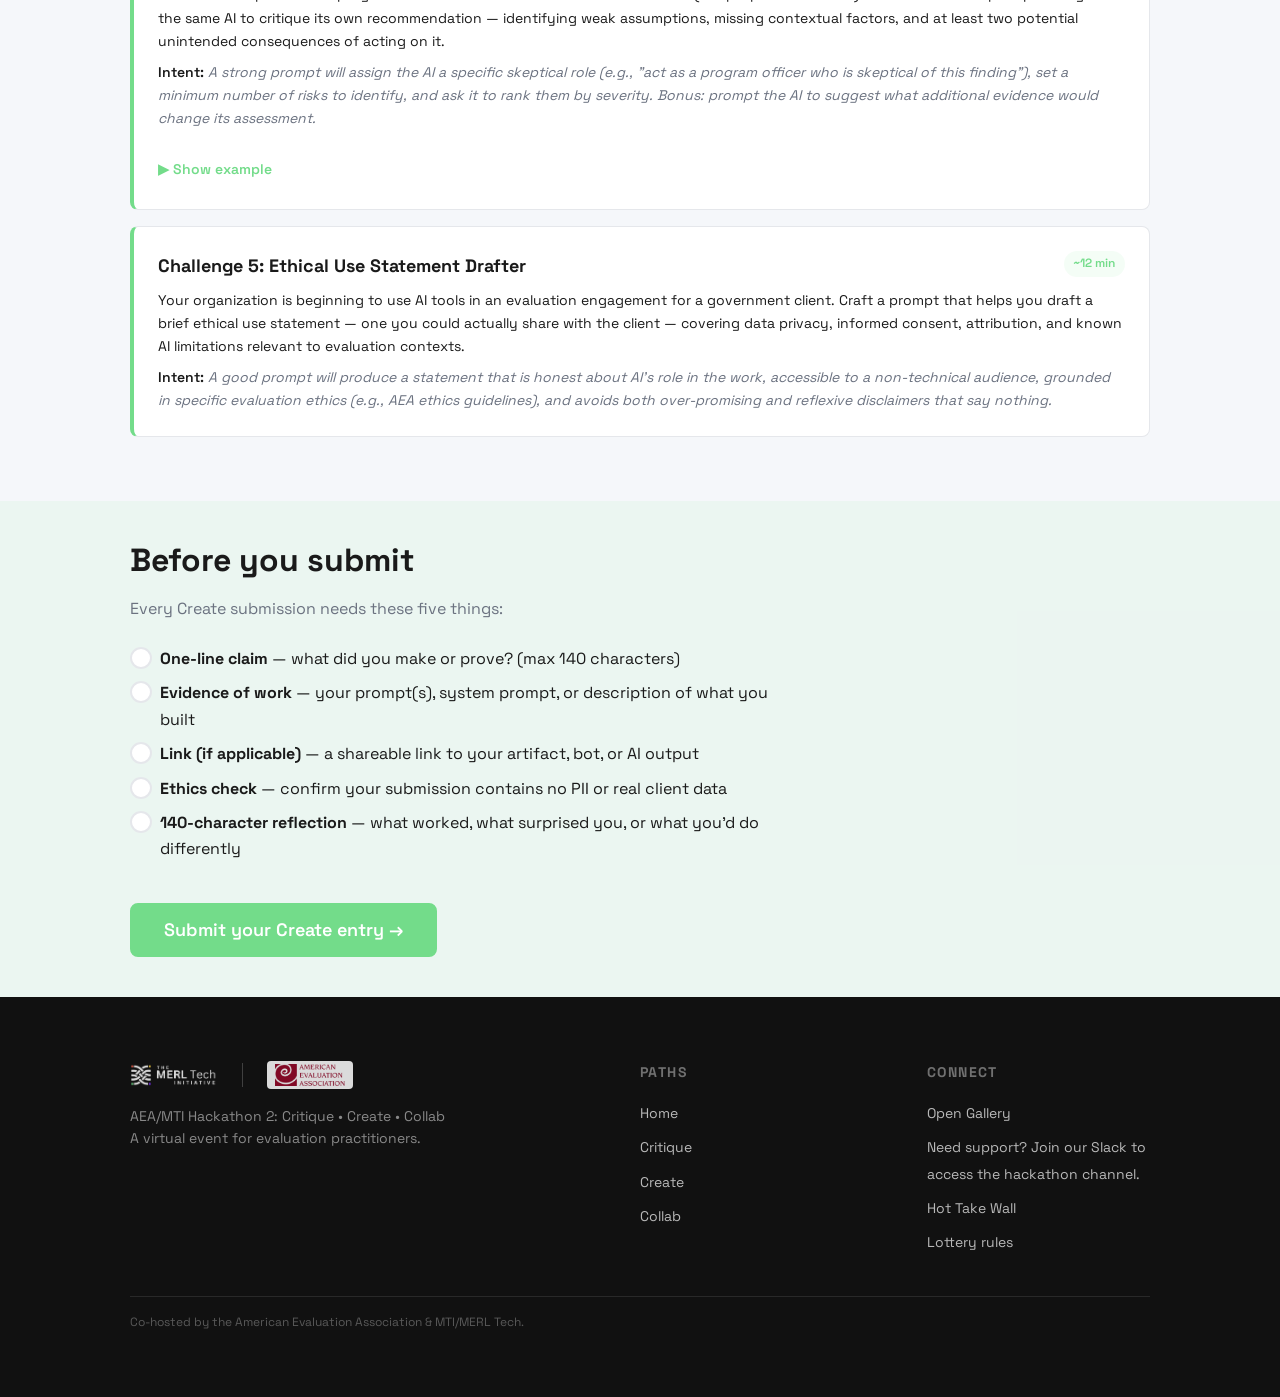
<file: AEA-MTI-HACKATHON-2/create.html>
<!DOCTYPE html>
<html lang="en">
<head>
  <meta charset="UTF-8">
  <meta name="viewport" content="width=device-width, initial-scale=1.0">
  <meta name="description" content="Create path — build a practical AI tool or prompt for evaluation work. Choose from Prompt Lab, Custom Chatbot, or Vibe-Coding Studio.">
  <title>Create Path — AEA/MTI Hackathon 2</title>
  <link rel="stylesheet" href="assets/brand/brand.css">
  <link rel="stylesheet" href="assets/css/styles.css">
  <style>
    details.prompt-example {
      margin-top: var(--space-md);
    }
    details.prompt-example summary {
      cursor: pointer;
      list-style: none;
      font-size: var(--text-sm);
      font-weight: 600;
      color: var(--color-create);
      padding: var(--space-xs) 0;
      user-select: none;
    }
    details.prompt-example summary::-webkit-details-marker { display: none; }
    details.prompt-example:not([open]) summary::before { content: '▶ Show example'; }
    details.prompt-example[open]       summary::before { content: '▼ Hide example'; }
    details.prompt-example .prompt-example__body {
      margin-top: var(--space-sm);
      padding: var(--space-md) var(--space-lg);
      background: var(--color-light);
      border-left: 4px solid var(--color-create);
      border-radius: 0 var(--radius) var(--radius) 0;
      font-size: var(--text-sm);
      line-height: 1.7;
      white-space: pre-line;
      color: var(--color-text);
    }
  </style>
</head>
<body>

  <!-- ======================================================================
       HEADER / NAV
       ====================================================================== -->
  <header class="site-header">
    <div class="container">
      <div class="cobrand-logos">
        <a href="https://www.merltech.org" class="logo-link logo-link--merl" aria-label="MERL Tech" target="_blank" rel="noopener">
          <img src="assets/brand/MTI%20black%20w%20color%20horizontal%20(5).png" alt="The MERL Tech Initiative logo">
        </a>
        <div class="cobrand-divider" aria-hidden="true"></div>
        <a href="https://www.eval.org" class="logo-link logo-link--aea" aria-label="American Evaluation Association" target="_blank" rel="noopener">
          <img src="assets/brand/AEA letters.png" alt="American Evaluation Association logo">
        </a>
      </div>

      <button class="nav-toggle" aria-label="Toggle navigation" aria-expanded="false" aria-controls="site-nav">
        <span class="hamburger" aria-hidden="true"></span>
      </button>

      <nav class="site-nav" id="site-nav" aria-label="Main navigation">
        <a href="index.html">Home</a>
        <a href="critique.html">Critique</a>
        <a href="create.html" class="active">Create</a>
        <a href="collab.html">Collab</a>
        <a href="gallery.html" class="nav-cta">Open Gallery</a>
      </nav>
    </div>
  </header>

  <main>

    <!-- Breadcrumb / back nav -->
    <div class="back-nav-wrap">
      <div class="container">
        <a href="index.html" class="back-nav">
          <span aria-hidden="true">&larr;</span> All paths
        </a>
      </div>
    </div>

    <!-- ====================================================================
         PATH HERO
         ==================================================================== -->
    <section class="path-hero path-hero--create" aria-labelledby="path-title">
      <div class="container">
        <p class="path-hero__eyebrow">Hackathon 2 &mdash; Path 2 of 3</p>
        <span class="path-hero__icon" aria-hidden="true">&#10024;</span>
        <h1 class="path-hero__title" id="path-title">Create</h1>
        <p class="path-hero__tagline">Build a practical AI tool or prompt for evaluation work</p>
        <div class="path-hero__meta">
          <span><strong>&#128336;</strong> 15–30 minutes</span>
          <span>&middot;</span>
          <span>3 options to choose from</span>
          <span>&middot;</span>
          <span>Free AI tool of your choice</span>
        </div>
      </div>
    </section>

    <!-- ====================================================================
         OVERVIEW
         ==================================================================== -->
    <section class="prose-section section--light" aria-labelledby="overview-heading">
      <div class="container">
        <div class="prose-section__content">
          <h2 class="section-heading" id="overview-heading">What this path involves</h2>
          <p>
            The Create path is for practitioners who want to make something tangible with AI. You'll design, test, and share a prompt, chatbot, or small tool that has real utility in evaluation contexts — not a toy, but not enterprise software either.
          </p>
          <p>
            The goal is to produce a working artifact that other evaluators could use or adapt. Your submission goes to the public gallery as a reusable community resource. We encourage hackers to empathize with the intended user and provide clear instructions on how to use the tool, if relevant. 
          </p>
        </div>
      </div>
    </section>

    <!-- ====================================================================
         OPTION CARDS
         ==================================================================== -->
    <section class="options-section" aria-labelledby="options-heading">
      <div class="container">
        <h2 class="section-heading" id="options-heading">Choose your option</h2>

        <div class="option-cards">

          <!-- Option 1: Prompt Lab -->
          <article class="option-card option-card--create" aria-labelledby="opt1-name">
            <header>
              <div class="option-card__time">&#128336; 10–20 min</div>
              <h3 class="option-card__name" id="opt1-name">Prompt Lab</h3>
            </header>

            <p class="option-card__desc">
              Choose one of the five structured challenges below. Each one gives you a specific evaluation task to tackle through prompt engineering — no coding, just craft.
            </p>

            <div>
              <p style="font-size: var(--text-sm); font-weight: 600; margin-bottom: var(--space-xs);">Steps:</p>
              <ol class="option-card__steps">
                <li>Pick one challenge from the list below.</li>
                <li>Write a prompt (or series of prompts) to accomplish the challenge task in any free AI tool.</li>
                <li>Test it, iterate, refine.</li>
                <li>Save your best prompt + the AI's output to share in your submission.</li>
              </ol>
            </div>

            <div class="option-card__include">
              <p class="option-card__include-title">Include in your submission:</p>
              <ul>
                <li>Which challenge you chose</li>
                <li>Your final prompt (paste it)</li>
                <li>The AI's best output (paste or link)</li>
                <li>A 140-character reflection on what worked</li>
              </ul>
            </div>
          </article>

          <!-- Option 2: Custom Chatbot -->
          <article class="option-card option-card--create" aria-labelledby="opt2-name">
            <header>
              <div class="option-card__time">&#128336; 20–30 min</div>
              <h3 class="option-card__name" id="opt2-name">Custom Chatbot: Build a Tiny Helper</h3>
            </header>

            <p class="option-card__desc">
              Use a no-code AI platform (Claude, ChatGPT, or similar) to build a custom chatbot with a system prompt tailored to a specific evaluation task — a survey QA assistant, an ethics check bot, or something you need right now.
            </p>

            <div>
              <p style="font-size: var(--text-sm); font-weight: 600; margin-bottom: var(--space-xs);">Steps:</p>
              <ol class="option-card__steps">
                <li>Identify an evaluation task where a chatbot would help. Keep it narrow — "helps check whether interview questions are leading" is better than "helps with evaluation."</li>
                <li>Write a system prompt that defines the bot's role, constraints, and how it should handle edge cases.</li>
                <li>Test it: throw three realistic user inputs at it and see how it responds. Iterate the system prompt as needed.</li>
                <li>Document what you built: the system prompt + 2–3 example exchanges.</li>
              </ol>
            </div>

            <div class="option-card__include">
              <p class="option-card__include-title">Include in your submission:</p>
              <ul>
                <li>The bot's purpose (one sentence)</li>
                <li>Your system prompt</li>
                <li>Link to the published bot or pasted example exchanges</li>
                <li>A 140-character reflection</li>
              </ul>
            </div>
          </article>

          <!-- Option 3: Vibe-Coding Studio -->
          <article class="option-card option-card--create" aria-labelledby="opt3-name">
            <header>
              <div class="option-card__time">&#128336; 20–30 min</div>
              <h3 class="option-card__name" id="opt3-name">Vibe-Coding Studio</h3>
            </header>

            <p class="option-card__desc">
              Use an AI-assisted coding environment (Claude Artifacts, ChatGPT Canvas, or similar) to build a small tool — a data viz, a rubric generator, a checklist — without writing traditional code. Describe what you want; let the AI build it.
            </p>

            <div>
              <p style="font-size: var(--text-sm); font-weight: 600; margin-bottom: var(--space-xs);">Steps:</p>
              <ol class="option-card__steps">
                <li>Pick a concrete tool: a rubric template, a data cleaning helper, a visual summary of a theory of change, etc.</li>
                <li>Describe what you want to an AI tool in plain language. Be specific about inputs, outputs, and format.</li>
                <li>Iterate: ask the AI to fix, improve, or extend what it built. Note what worked and what required multiple attempts.</li>
                <li>Publish or export your artifact and grab a shareable link.</li>
              </ol>
            </div>

            <div class="option-card__include">
              <p class="option-card__include-title">Include in your submission:</p>
              <ul>
                <li>What you built and why it's useful</li>
                <li>A link to the published artifact</li>
                <li>Key prompts you used to get there</li>
                <li>A 140-character reflection</li>
              </ul>
            </div>
          </article>

        </div>
      </div>
    </section>

    <!-- ====================================================================
         PROMPT LAB CHALLENGES
         ==================================================================== -->
    <section class="prompt-lab-section" aria-labelledby="challenges-heading">
      <div class="container">
        <p class="section-label">For the Prompt Lab option</p>
        <h2 class="section-heading" id="challenges-heading">Five Prompt Lab Challenges</h2>
        <p class="prompt-lab-intro">
          Pick any one of the five challenges below. Each is completable in 10–15 minutes using any free AI tool (ChatGPT, Claude, Gemini, etc.). No prior AI experience required — the challenge is in crafting the prompt, not the technology.
        </p>

        <div class="challenge-list">

          <!-- Challenge 1 -->
          <!-- PLACEHOLDER: challenges below are real, usable content — update descriptions, intents, or times as needed -->
          <article class="challenge-card" aria-labelledby="c1-name">
            <div class="challenge-card__header">
              <h3 class="challenge-card__name" id="c1-name">Challenge 1: The Plain-Language Translator</h3>
              <span class="challenge-card__time">~10 min</span>
            </div>
            <p class="challenge-card__desc">
              Take a dense, jargon-heavy evaluation finding (from a real report or one you compose) and craft a prompt that gets an AI to rewrite it for a non-specialist community audience. The challenge is to instruct the AI to preserve the core finding while removing barriers to understanding — without dumbing it down or introducing errors.
            </p>
            <p class="challenge-card__intent">
              <strong>Intent:</strong> A good prompt will specify the target audience clearly, set a reading-level expectation, ask the AI to flag any hedging it removes, and produce plain prose — not bullet points.
            </p>
          </article>

          <!-- Challenge 2 -->
          <article class="challenge-card" aria-labelledby="c2-name">
            <div class="challenge-card__header">
              <h3 class="challenge-card__name" id="c2-name">Challenge 2: Interview Question Architect</h3>
              <span class="challenge-card__time">~12 min</span>
            </div>
            <p class="challenge-card__desc">
              You're given a two-sentence theory of change for a youth workforce program (or write your own). Craft a prompt to generate a stakeholder interview question set — one set for program staff and one for participants. The AI should produce open-ended, culturally aware questions directly tied to the theory of change's key assumptions.
            </p>
            <p class="challenge-card__intent">
              <strong>Intent:</strong> A strong prompt will specify the stakeholder roles, the number of questions, the methodological grounding (semi-structured interview), and ask the AI to annotate which assumption each question probes.
            </p>
            <details class="prompt-example">
              <summary></summary>
              <div class="prompt-example__body">When young people from under-resourced communities receive structured job-readiness training and paid work experience, they develop the professional skills and social capital needed to secure and sustain employment — ultimately reducing barriers to economic mobility.</div>
            </details>
          </article>

          <!-- Challenge 3 -->
          <article class="challenge-card" aria-labelledby="c3-name">
            <div class="challenge-card__header">
              <h3 class="challenge-card__name" id="c3-name">Challenge 3: The Nuance Keeper</h3>
              <span class="challenge-card__time">~10 min</span>
            </div>
            <p class="challenge-card__desc">
              Craft a prompt that gets an AI to summarize qualitative interview data without flattening divergent perspectives or over-generalizing from one or two voices. Use the example transcript excerpt below, or describe your own dataset in a few sentences — no file uploads required.
            </p>
            <p class="challenge-card__intent">
              <strong>Intent:</strong> A good prompt will instruct the AI to surface both dominant themes and outliers, preserve participant voice through direct quotes, and explicitly flag where it is uncertain or where data is thin.
            </p>
            <details class="prompt-example">
              <summary></summary>
              <div class="prompt-example__body">Interviewer: What changed for you after joining the program?
Participant: Honestly, I didn't think I'd stick with it. But after the first month, I started showing up differently — like, I knew what I was doing. My supervisor noticed. She said I was one of the most reliable people on the team. That meant a lot because nobody ever said that to me before.

Interviewer: What do you think made the difference?
Participant: The practice interviews, for sure. And just having someone in my corner who believed I could do it. I never had that.</div>
            </details>
          </article>

          <!-- Challenge 4 -->
          <article class="challenge-card" aria-labelledby="c4-name">
            <div class="challenge-card__header">
              <h3 class="challenge-card__name" id="c4-name">Challenge 4: The AI Skeptic</h3>
              <span class="challenge-card__time">~15 min</span>
            </div>
            <p class="challenge-card__desc">
              An AI tool has produced a program recommendation based on evaluation data (sample provided below). Your task: craft a prompt that gets the same AI to critique its own recommendation — identifying weak assumptions, missing contextual factors, and at least two potential unintended consequences of acting on it.
            </p>
            <p class="challenge-card__intent">
              <strong>Intent:</strong> A strong prompt will assign the AI a specific skeptical role (e.g., "act as a program officer who is skeptical of this finding"), set a minimum number of risks to identify, and ask it to rank them by severity. Bonus: prompt the AI to suggest what additional evidence would change its assessment.
            </p>
            <details class="prompt-example">
              <summary></summary>
              <div class="prompt-example__body">We recommend the program adopt an AI-powered case management system to automatically flag at-risk youth based on attendance and engagement data, reducing the burden on case managers and enabling earlier intervention.</div>
            </details>
          </article>

          <!-- Challenge 5 -->
          <article class="challenge-card" aria-labelledby="c5-name">
            <div class="challenge-card__header">
              <h3 class="challenge-card__name" id="c5-name">Challenge 5: Ethical Use Statement Drafter</h3>
              <span class="challenge-card__time">~12 min</span>
            </div>
            <p class="challenge-card__desc">
              Your organization is beginning to use AI tools in an evaluation engagement for a government client. Craft a prompt that helps you draft a brief ethical use statement — one you could actually share with the client — covering data privacy, informed consent, attribution, and known AI limitations relevant to evaluation contexts.
            </p>
            <p class="challenge-card__intent">
              <strong>Intent:</strong> A good prompt will produce a statement that is honest about AI's role in the work, accessible to a non-technical audience, grounded in specific evaluation ethics (e.g., AEA ethics guidelines), and avoids both over-promising and reflexive disclaimers that say nothing.
            </p>
          </article>

        </div>
      </div>
    </section>

    <!-- ====================================================================
         SUBMISSION CHECKLIST
         ==================================================================== -->
    <section class="checklist-section checklist-section--create" aria-labelledby="checklist-heading">
      <div class="container">
        <div class="checklist-box">
          <h2 class="section-heading" id="checklist-heading">Before you submit</h2>
          <p style="color: var(--color-muted); margin-bottom: var(--space-lg);">Every Create submission needs these five things:</p>
          <ul class="checklist-items">
            <li class="checklist-item">
              <div class="checklist-item__check" aria-hidden="true"></div>
              <span><strong>One-line claim</strong> — what did you make or prove? (max 140 characters)</span>
            </li>
            <li class="checklist-item">
              <div class="checklist-item__check" aria-hidden="true"></div>
              <span><strong>Evidence of work</strong> — your prompt(s), system prompt, or description of what you built</span>
            </li>
            <li class="checklist-item">
              <div class="checklist-item__check" aria-hidden="true"></div>
              <span><strong>Link (if applicable)</strong> — a shareable link to your artifact, bot, or AI output</span>
            </li>
            <li class="checklist-item">
              <div class="checklist-item__check" aria-hidden="true"></div>
              <span><strong>Ethics check</strong> — confirm your submission contains no PII or real client data</span>
            </li>
            <li class="checklist-item">
              <div class="checklist-item__check" aria-hidden="true"></div>
              <span><strong>140-character reflection</strong> — what worked, what surprised you, or what you'd do differently</span>
            </li>
          </ul>
          <a href="form-create.html" class="btn btn--create btn--lg">Submit your Create entry &rarr;</a>
        </div>
      </div>
    </section>

  </main>

  <!-- ========================================================================
       FOOTER
       ======================================================================== -->
  <footer class="site-footer" aria-label="Site footer">
    <div class="container">
      <div class="site-footer__grid">

        <div class="site-footer__brand">
          <div class="site-footer__cobrand">
            <img src="assets/brand/MTI%20white%20w%20color%20horizontal%20(3).png" alt="The MERL Tech Initiative logo" class="logo-mti">
            <div class="site-footer__cobrand-divider" aria-hidden="true"></div>
            <img src="assets/brand/AEA letters.png" alt="American Evaluation Association logo">
          </div>
          <p class="site-footer__tagline">
            AEA/MTI Hackathon 2: Critique • Create • Collab<br>
            A virtual event for evaluation practitioners.
          </p>
        </div>

        <div>
          <p class="site-footer__heading">Paths</p>
          <ul class="site-footer__links">
            <li><a href="index.html">Home</a></li>
            <li><a href="critique.html">Critique</a></li>
            <li><a href="create.html">Create</a></li>
            <li><a href="collab.html">Collab</a></li>
          </ul>
        </div>

        <div>
          <p class="site-footer__heading">Connect</p>
          <ul class="site-footer__links">
            <li><a href="gallery.html">Open Gallery</a></li>
            
            <li><a href="https://docs.google.com/forms/d/e/1FAIpQLSeVwKueVb0ZkyGOTK9EaOwVVYNubR9XfIdwF8cpMh72be8ARA/viewform" target="_blank" rel="noopener">Need support? Join our Slack to access the hackathon channel.</a></li>
            <li><a href="hot-take-wall.html">Hot Take Wall</a></li>
            <li><a href="lottery-rules.html">Lottery rules</a></li>
          </ul>
        </div>

      </div>
      <div class="site-footer__bottom">
        Co-hosted by the American Evaluation Association &amp; MTI/MERL Tech.
      </div>
    </div>
  </footer>

  <script>
    const toggle = document.querySelector('.nav-toggle');
    const nav = document.getElementById('site-nav');
    toggle.addEventListener('click', () => {
      const expanded = toggle.getAttribute('aria-expanded') === 'true';
      toggle.setAttribute('aria-expanded', String(!expanded));
      nav.classList.toggle('is-open');
    });
    nav.querySelectorAll('a').forEach(link => {
      link.addEventListener('click', () => {
        toggle.setAttribute('aria-expanded', 'false');
        nav.classList.remove('is-open');
      });
    });
  </script>

</body>
</html>
</file>
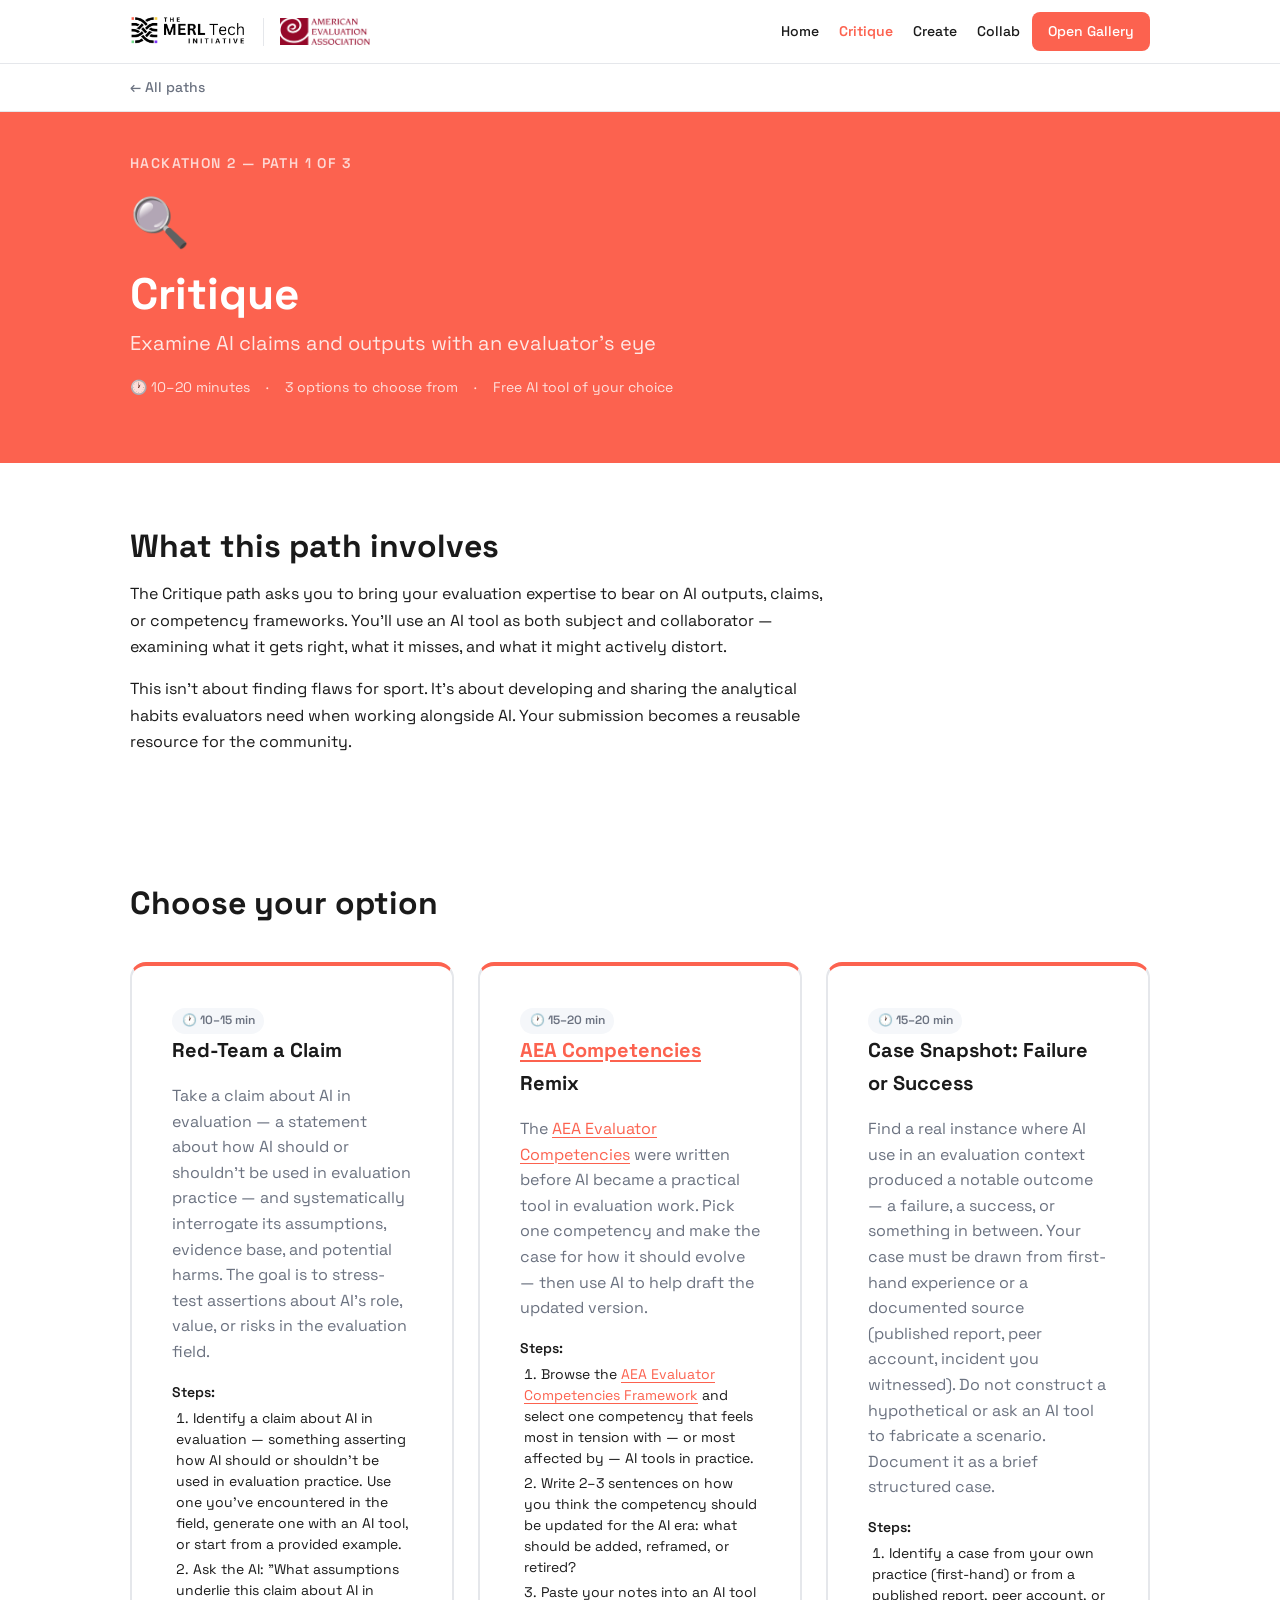
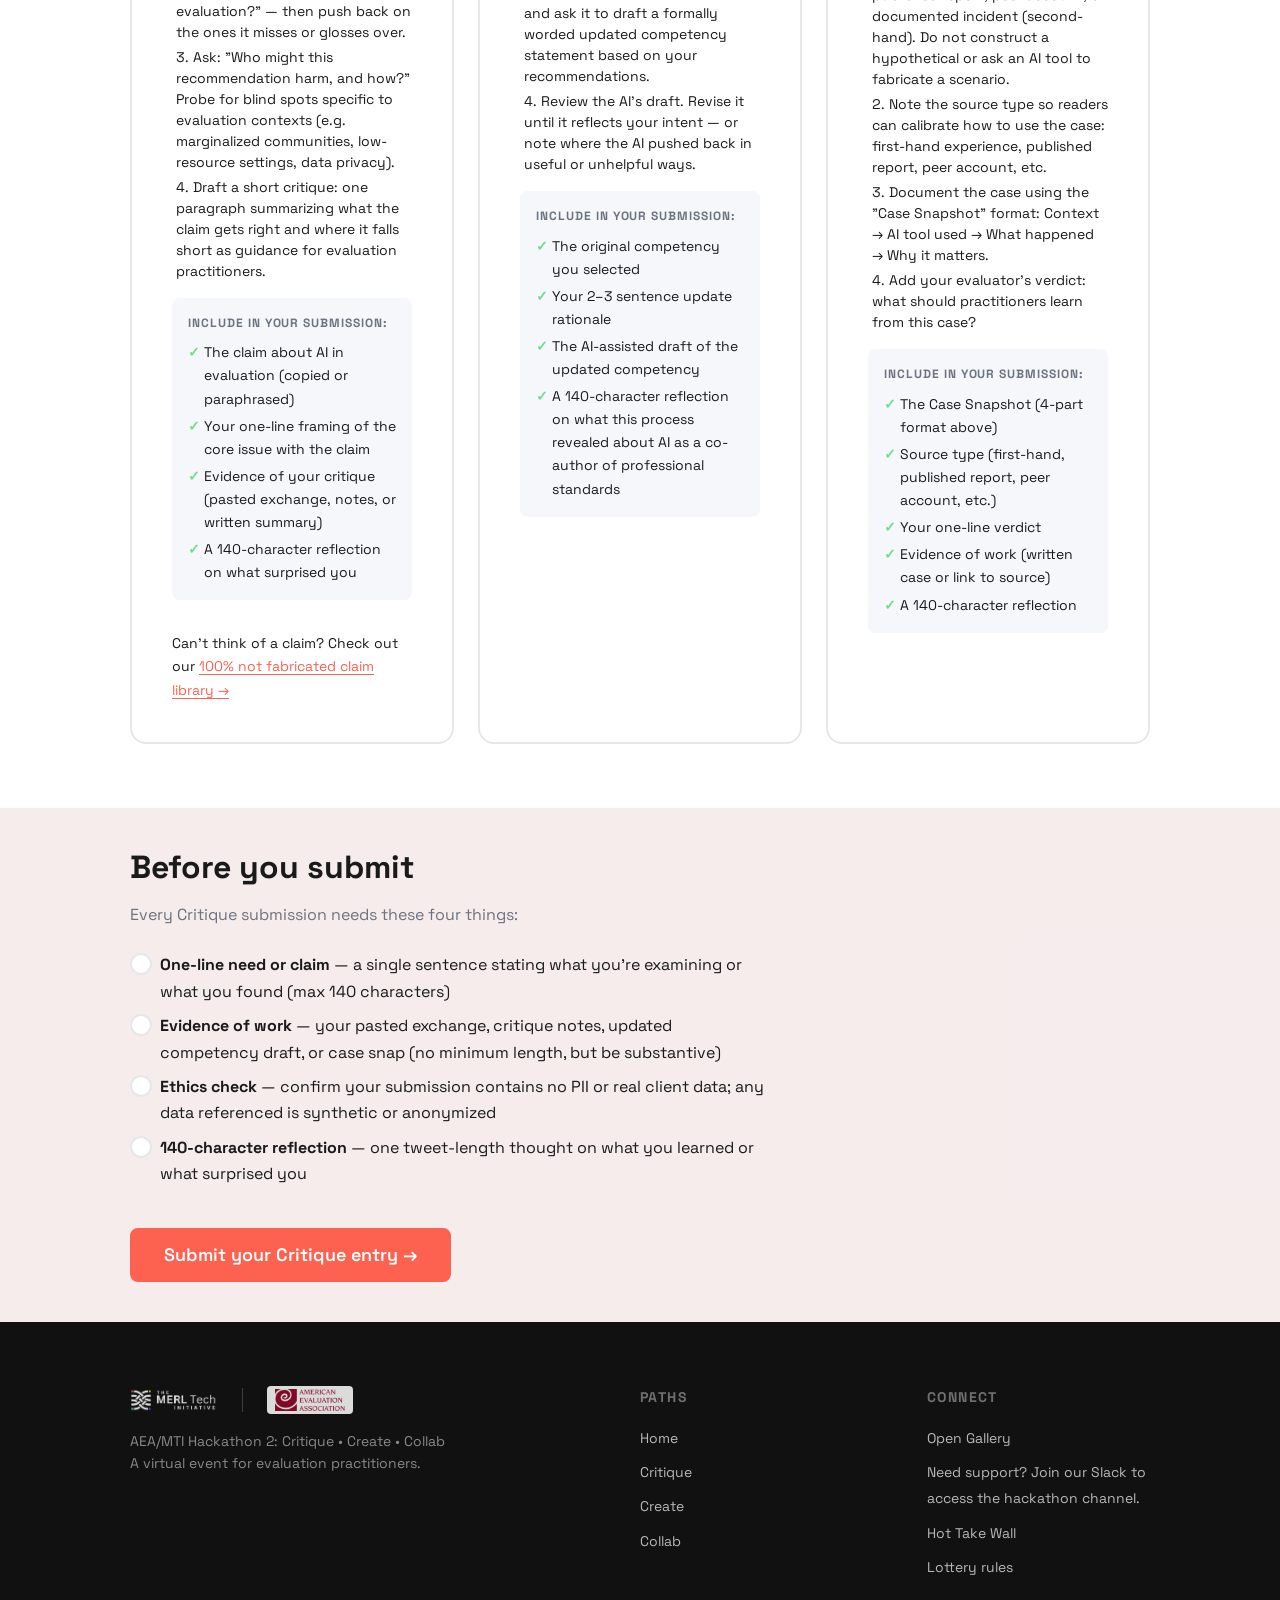
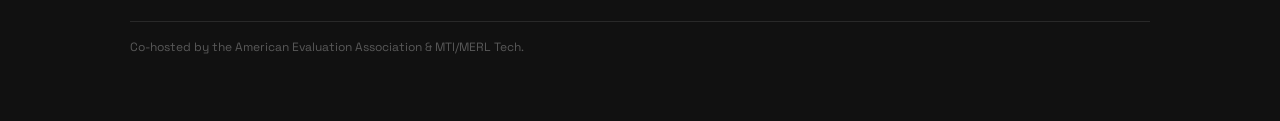
<file: AEA-MTI-HACKATHON-2/critique.html>
<!DOCTYPE html>
<html lang="en">
<head>
  <meta charset="UTF-8">
  <meta name="viewport" content="width=device-width, initial-scale=1.0">
  <meta name="description" content="Critique path — examine AI claims and outputs with an evaluator's eye. Choose from Red-Team a Claim, AEA Competencies Remix, or Case Snap.">
  <title>Critique Path — AEA/MTI Hackathon 2</title>
  <link rel="stylesheet" href="assets/brand/brand.css">
  <link rel="stylesheet" href="assets/css/styles.css">
</head>
<body>

  <!-- ======================================================================
       HEADER / NAV
       ====================================================================== -->
  <header class="site-header">
    <div class="container">
      <div class="cobrand-logos">
        <a href="https://www.merltech.org" class="logo-link logo-link--merl" aria-label="MERL Tech" target="_blank" rel="noopener">
          <img src="assets/brand/MTI%20black%20w%20color%20horizontal%20(5).png" alt="The MERL Tech Initiative logo">
        </a>
        <div class="cobrand-divider" aria-hidden="true"></div>
        <a href="https://www.eval.org" class="logo-link logo-link--aea" aria-label="American Evaluation Association" target="_blank" rel="noopener">
          <img src="assets/brand/AEA letters.png" alt="American Evaluation Association logo">
        </a>
      </div>

      <button class="nav-toggle" aria-label="Toggle navigation" aria-expanded="false" aria-controls="site-nav">
        <span class="hamburger" aria-hidden="true"></span>
      </button>

      <nav class="site-nav" id="site-nav" aria-label="Main navigation">
        <a href="index.html">Home</a>
        <a href="critique.html" class="active">Critique</a>
        <a href="create.html">Create</a>
        <a href="collab.html">Collab</a>
        <a href="gallery.html" class="nav-cta">Open Gallery</a>
      </nav>
    </div>
  </header>

  <main>

    <!-- Breadcrumb / back nav -->
    <div class="back-nav-wrap">
      <div class="container">
        <a href="index.html" class="back-nav">
          <span aria-hidden="true">&larr;</span> All paths
        </a>
      </div>
    </div>

    <!-- ====================================================================
         PATH HERO
         ==================================================================== -->
    <section class="path-hero path-hero--critique" aria-labelledby="path-title">
      <div class="container">
        <p class="path-hero__eyebrow">Hackathon 2 &mdash; Path 1 of 3</p>
        <span class="path-hero__icon" aria-hidden="true">&#128269;</span>
        <h1 class="path-hero__title" id="path-title">Critique</h1>
        <p class="path-hero__tagline">Examine AI claims and outputs with an evaluator's eye</p>
        <div class="path-hero__meta">
          <span><strong>&#128336;</strong> 10–20 minutes</span>
          <span>&middot;</span>
          <span>3 options to choose from</span>
          <span>&middot;</span>
          <span>Free AI tool of your choice</span>
        </div>
      </div>
    </section>

    <!-- ====================================================================
         OVERVIEW
         ==================================================================== -->
    <section class="prose-section section--light" aria-labelledby="overview-heading">
      <div class="container">
        <div class="prose-section__content">
          <h2 class="section-heading" id="overview-heading">What this path involves</h2>
          <p>
            The Critique path asks you to bring your evaluation expertise to bear on AI outputs, claims, or competency frameworks. You'll use an AI tool as both subject and collaborator — examining what it gets right, what it misses, and what it might actively distort.
          </p>
          <p>
            This isn't about finding flaws for sport. It's about developing and sharing the analytical habits evaluators need when working alongside AI. Your submission becomes a reusable resource for the community.
          </p>
        </div>
      </div>
    </section>

    <!-- ====================================================================
         OPTION CARDS
         ==================================================================== -->
    <section class="options-section" aria-labelledby="options-heading">
      <div class="container">
        <h2 class="section-heading" id="options-heading">Choose your option</h2>

        <div class="option-cards">

          <!-- Option 1: Red-Team a Claim -->
          <article class="option-card option-card--critique" aria-labelledby="opt1-name">
            <header>
              <div class="option-card__time">&#128336; 10–15 min</div>
              <h3 class="option-card__name" id="opt1-name">Red-Team a Claim</h3>
            </header>

            <p class="option-card__desc">
              Take a claim about AI in evaluation — a statement about how AI should or shouldn't be used in evaluation practice — and systematically interrogate its assumptions, evidence base, and potential harms. The goal is to stress-test assertions about AI's role, value, or risks in the evaluation field.
            </p>

            <div>
              <p style="font-size: var(--text-sm); font-weight: 600; margin-bottom: var(--space-xs);">Steps:</p>
              <ol class="option-card__steps">
                <li>Identify a claim about AI in evaluation — something asserting how AI should or shouldn't be used in evaluation practice. Use one you've encountered in the field, generate one with an AI tool, or start from a provided example.</li>
                <li>Ask the AI: "What assumptions underlie this claim about AI in evaluation?" — then push back on the ones it misses or glosses over.</li>
                <li>Ask: "Who might this recommendation harm, and how?" Probe for blind spots specific to evaluation contexts (e.g. marginalized communities, low-resource settings, data privacy).</li>
                <li>Draft a short critique: one paragraph summarizing what the claim gets right and where it falls short as guidance for evaluation practitioners.</li>
              </ol>
            </div>

            <div class="option-card__include">
              <p class="option-card__include-title">Include in your submission:</p>
              <ul>
                <li>The claim about AI in evaluation (copied or paraphrased)</li>
                <li>Your one-line framing of the core issue with the claim</li>
                <li>Evidence of your critique (pasted exchange, notes, or written summary)</li>
                <li>A 140-character reflection on what surprised you</li>
              </ul>
            </div>

            <p style="font-size: var(--text-sm); margin-top: var(--space-md);">
              Can't think of a claim? Check out our <a href="claims-library.html">100% not fabricated claim library &rarr;</a>
            </p>
          </article>

          <!-- Option 2: AEA Competencies Remix -->
          <article class="option-card option-card--critique" aria-labelledby="opt2-name">
            <header>
              <div class="option-card__time">&#128336; 15–20 min</div>
              <h3 class="option-card__name" id="opt2-name"><a href="https://www.eval.org/Portals/0/Docs/AEA%20Evaluator%20Competencies.pdf" target="_blank" rel="noopener">AEA Competencies</a> Remix</h3>
            </header>

            <p class="option-card__desc">
              The <a href="https://www.eval.org/Portals/0/Docs/AEA%20Evaluator%20Competencies.pdf" target="_blank" rel="noopener">AEA Evaluator Competencies</a> were written before AI became a practical tool in evaluation work. Pick one competency and make the case for how it should evolve — then use AI to help draft the updated version.
            </p>

            <div>
              <p style="font-size: var(--text-sm); font-weight: 600; margin-bottom: var(--space-xs);">Steps:</p>
              <ol class="option-card__steps">
                <li>Browse the <a href="https://www.eval.org/Portals/0/Docs/AEA%20Evaluator%20Competencies.pdf" target="_blank" rel="noopener">AEA Evaluator Competencies Framework</a> and select one competency that feels most in tension with — or most affected by — AI tools in practice.</li>
                <li>Write 2–3 sentences on how you think the competency should be updated for the AI era: what should be added, reframed, or retired?</li>
                <li>Paste your notes into an AI tool and ask it to draft a formally worded updated competency statement based on your recommendations.</li>
                <li>Review the AI's draft. Revise it until it reflects your intent — or note where the AI pushed back in useful or unhelpful ways.</li>
              </ol>
            </div>

            <div class="option-card__include">
              <p class="option-card__include-title">Include in your submission:</p>
              <ul>
                <li>The original competency you selected</li>
                <li>Your 2–3 sentence update rationale</li>
                <li>The AI-assisted draft of the updated competency</li>
                <li>A 140-character reflection on what this process revealed about AI as a co-author of professional standards</li>
              </ul>
            </div>
          </article>

          <!-- Option 3: Case Snapshot: Failure or Success -->
          <article class="option-card option-card--critique" aria-labelledby="opt3-name">
            <header>
              <div class="option-card__time">&#128336; 15–20 min</div>
              <h3 class="option-card__name" id="opt3-name">Case Snapshot: Failure or Success</h3>
            </header>

            <p class="option-card__desc">
              Find a real instance where AI use in an evaluation context produced a notable outcome — a failure, a success, or something in between. Your case must be drawn from first-hand experience or a documented source (published report, peer account, incident you witnessed). Do not construct a hypothetical or ask an AI tool to fabricate a scenario. Document it as a brief structured case.
            </p>

            <div>
              <p style="font-size: var(--text-sm); font-weight: 600; margin-bottom: var(--space-xs);">Steps:</p>
              <ol class="option-card__steps">
                <li>Identify a case from your own practice (first-hand) or from a published report, peer account, or documented incident (second-hand). Do not construct a hypothetical or ask an AI tool to fabricate a scenario.</li>
                <li>Note the source type so readers can calibrate how to use the case: first-hand experience, published report, peer account, etc.</li>
                <li>Document the case using the "Case Snapshot" format: Context → AI tool used → What happened → Why it matters.</li>
                <li>Add your evaluator's verdict: what should practitioners learn from this case?</li>
              </ol>
            </div>

            <div class="option-card__include">
              <p class="option-card__include-title">Include in your submission:</p>
              <ul>
                <li>The Case Snapshot (4-part format above)</li>
                <li>Source type (first-hand, published report, peer account, etc.)</li>
                <li>Your one-line verdict</li>
                <li>Evidence of work (written case or link to source)</li>
                <li>A 140-character reflection</li>
              </ul>
            </div>
          </article>

        </div>
      </div>
    </section>

    <!-- ====================================================================
         SUBMISSION CHECKLIST
         ==================================================================== -->
    <section class="checklist-section checklist-section--critique" aria-labelledby="checklist-heading">
      <div class="container">
        <div class="checklist-box">
          <h2 class="section-heading" id="checklist-heading">Before you submit</h2>
          <p style="color: var(--color-muted); margin-bottom: var(--space-lg);">Every Critique submission needs these four things:</p>
          <ul class="checklist-items">
            <li class="checklist-item">
              <div class="checklist-item__check" aria-hidden="true"></div>
              <span><strong>One-line need or claim</strong> — a single sentence stating what you're examining or what you found (max 140 characters)</span>
            </li>
            <li class="checklist-item">
              <div class="checklist-item__check" aria-hidden="true"></div>
              <span><strong>Evidence of work</strong> — your pasted exchange, critique notes, updated competency draft, or case snap (no minimum length, but be substantive)</span>
            </li>
            <li class="checklist-item">
              <div class="checklist-item__check" aria-hidden="true"></div>
              <span><strong>Ethics check</strong> — confirm your submission contains no PII or real client data; any data referenced is synthetic or anonymized</span>
            </li>
            <li class="checklist-item">
              <div class="checklist-item__check" aria-hidden="true"></div>
              <span><strong>140-character reflection</strong> — one tweet-length thought on what you learned or what surprised you</span>
            </li>
          </ul>
          <a href="form-critique.html" class="btn btn--critique btn--lg">Submit your Critique entry &rarr;</a>
        </div>
      </div>
    </section>

  </main>

  <!-- ========================================================================
       FOOTER
       ======================================================================== -->
  <footer class="site-footer" aria-label="Site footer">
    <div class="container">
      <div class="site-footer__grid">

        <div class="site-footer__brand">
          <div class="site-footer__cobrand">
            <img src="assets/brand/MTI%20white%20w%20color%20horizontal%20(3).png" alt="The MERL Tech Initiative logo" class="logo-mti">
            <div class="site-footer__cobrand-divider" aria-hidden="true"></div>
            <img src="assets/brand/AEA letters.png" alt="American Evaluation Association logo">
          </div>
          <p class="site-footer__tagline">
            AEA/MTI Hackathon 2: Critique • Create • Collab<br>
            A virtual event for evaluation practitioners.
          </p>
        </div>

        <div>
          <p class="site-footer__heading">Paths</p>
          <ul class="site-footer__links">
            <li><a href="index.html">Home</a></li>
            <li><a href="critique.html">Critique</a></li>
            <li><a href="create.html">Create</a></li>
            <li><a href="collab.html">Collab</a></li>
          </ul>
        </div>

        <div>
          <p class="site-footer__heading">Connect</p>
          <ul class="site-footer__links">
            <li><a href="gallery.html">Open Gallery</a></li>
            
            <li><a href="https://docs.google.com/forms/d/e/1FAIpQLSeVwKueVb0ZkyGOTK9EaOwVVYNubR9XfIdwF8cpMh72be8ARA/viewform" target="_blank" rel="noopener">Need support? Join our Slack to access the hackathon channel.</a></li>
            <li><a href="hot-take-wall.html">Hot Take Wall</a></li>
            <li><a href="lottery-rules.html">Lottery rules</a></li>
          </ul>
        </div>

      </div>
      <div class="site-footer__bottom">
        Co-hosted by the American Evaluation Association &amp; MTI/MERL Tech.
      </div>
    </div>
  </footer>

  <script>
    const toggle = document.querySelector('.nav-toggle');
    const nav = document.getElementById('site-nav');
    toggle.addEventListener('click', () => {
      const expanded = toggle.getAttribute('aria-expanded') === 'true';
      toggle.setAttribute('aria-expanded', String(!expanded));
      nav.classList.toggle('is-open');
    });
    nav.querySelectorAll('a').forEach(link => {
      link.addEventListener('click', () => {
        toggle.setAttribute('aria-expanded', 'false');
        nav.classList.remove('is-open');
      });
    });
  </script>

</body>
</html>
</file>
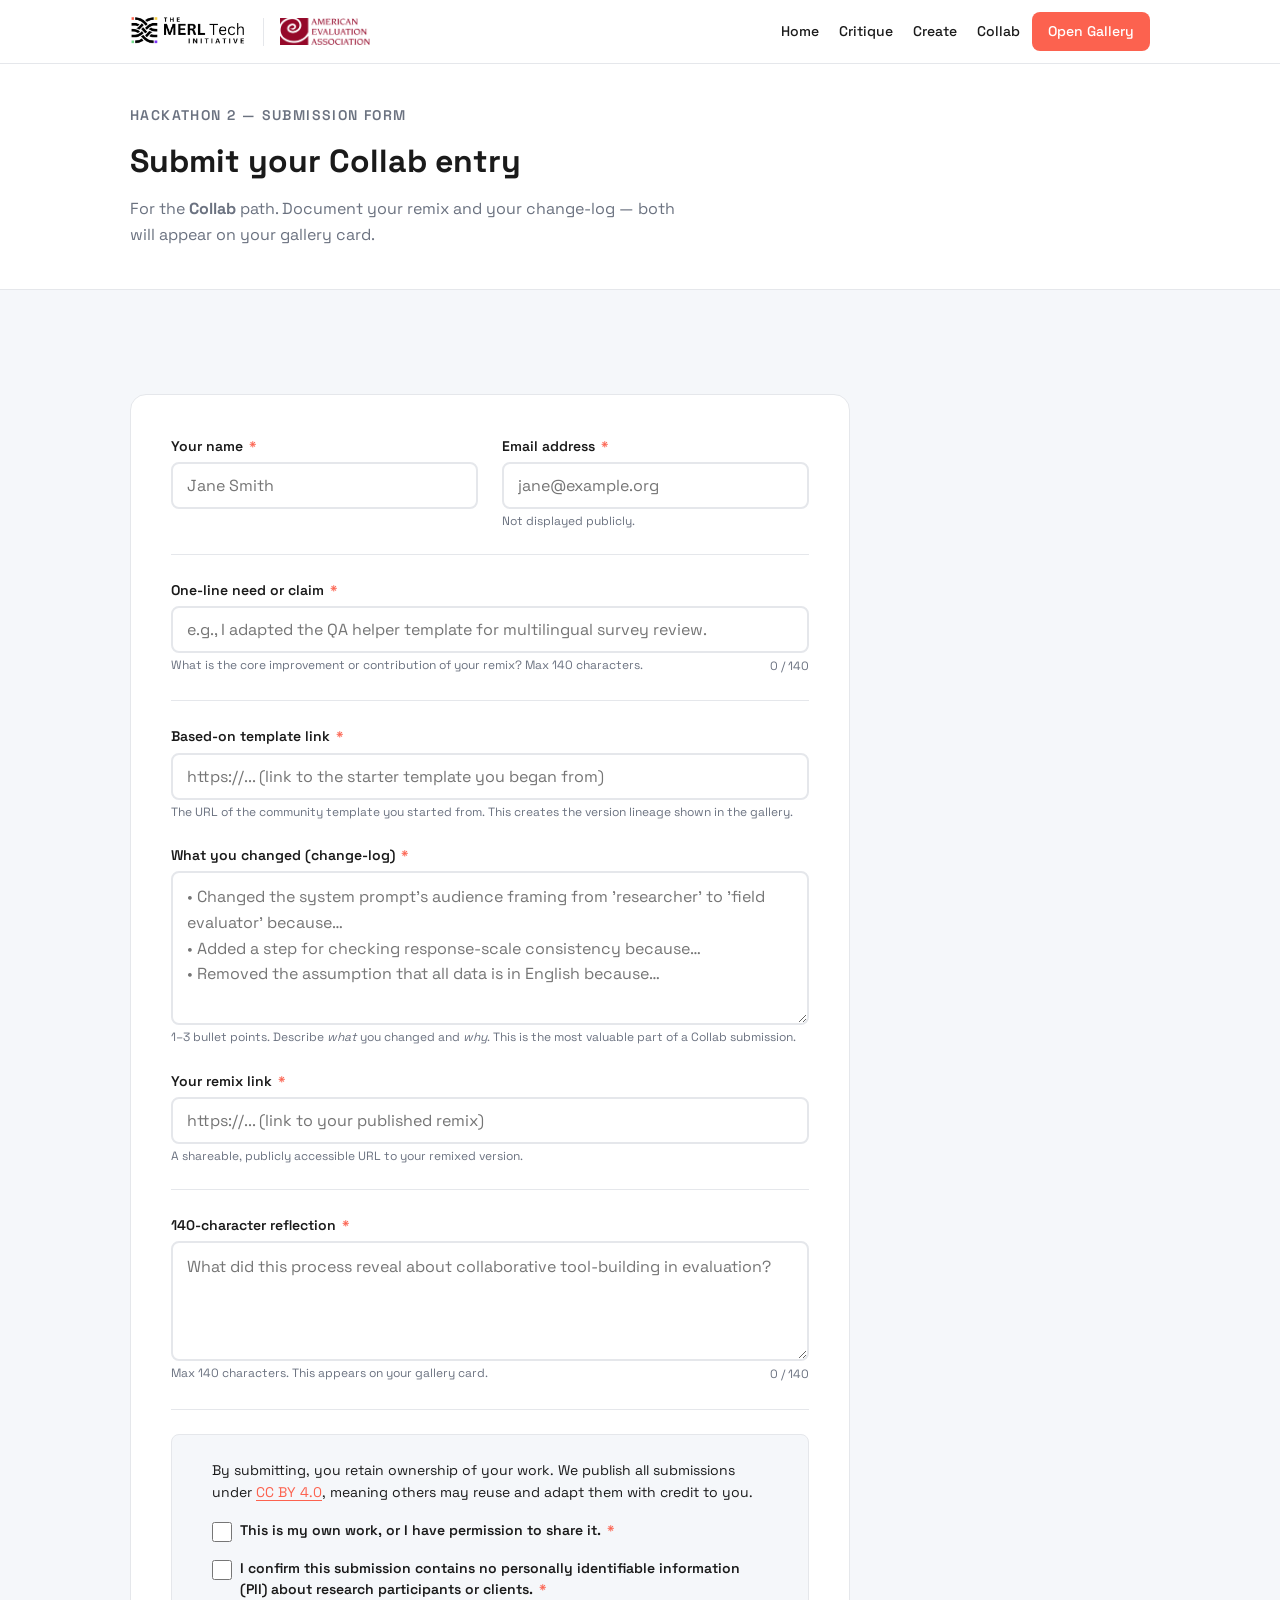
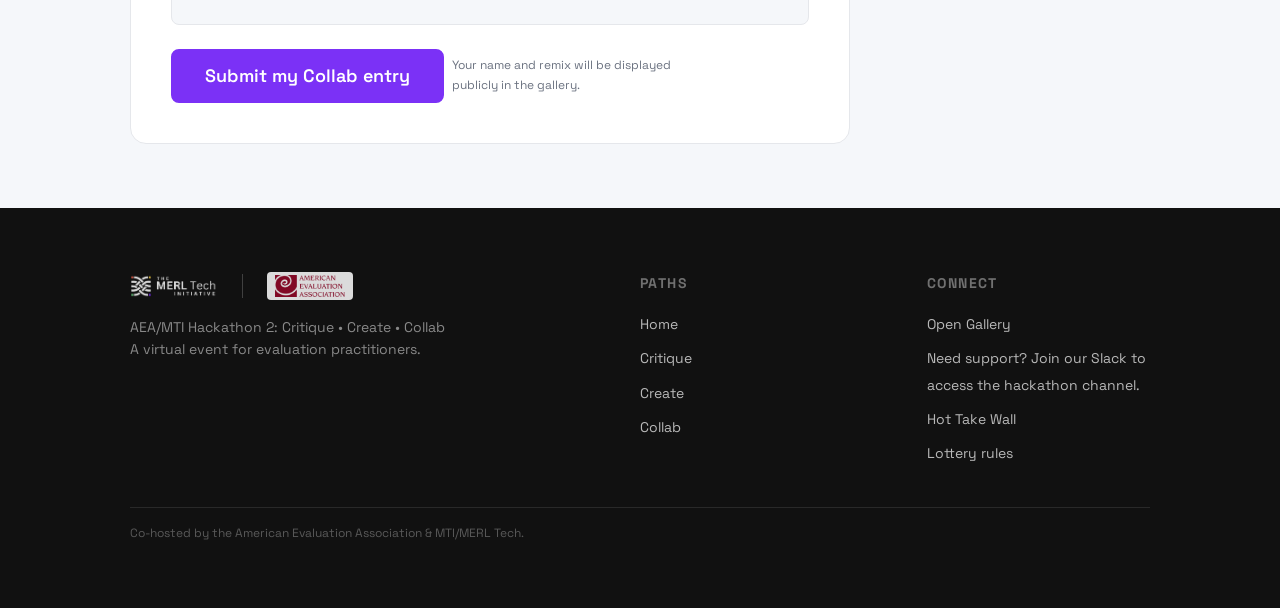
<file: AEA-MTI-HACKATHON-2/form-collab.html>
<!DOCTYPE html>
<html lang="en">
<head>
  <meta charset="UTF-8">
  <meta name="viewport" content="width=device-width, initial-scale=1.0">
  <meta name="description" content="Submit your Collab path entry for AEA/MTI Hackathon 2.">
  <title>Submit — Collab — AEA/MTI Hackathon 2</title>
  <link rel="stylesheet" href="assets/brand/brand.css">
  <link rel="stylesheet" href="assets/css/styles.css">
</head>
<body>

  <!-- ======================================================================
       HEADER / NAV
       ====================================================================== -->
  <header class="site-header">
    <div class="container">
      <div class="cobrand-logos">
        <a href="https://www.merltech.org" class="logo-link logo-link--merl" aria-label="MERL Tech" target="_blank" rel="noopener">
          <img src="assets/brand/MTI%20black%20w%20color%20horizontal%20(5).png" alt="The MERL Tech Initiative logo">
        </a>
        <div class="cobrand-divider" aria-hidden="true"></div>
        <a href="https://www.eval.org" class="logo-link logo-link--aea" aria-label="American Evaluation Association" target="_blank" rel="noopener">
          <img src="assets/brand/AEA letters.png" alt="American Evaluation Association logo">
        </a>
      </div>

      <button class="nav-toggle" aria-label="Toggle navigation" aria-expanded="false" aria-controls="site-nav">
        <span class="hamburger" aria-hidden="true"></span>
      </button>

      <nav class="site-nav" id="site-nav" aria-label="Main navigation">
        <a href="index.html">Home</a>
        <a href="critique.html">Critique</a>
        <a href="create.html">Create</a>
        <a href="collab.html">Collab</a>
        <a href="gallery.html" class="nav-cta">Open Gallery</a>
      </nav>
    </div>
  </header>

  <main>

    <!-- Form header -->
    <div class="form-header">
      <div class="container">
        <p class="form-header__eyebrow">Hackathon 2 — Submission Form</p>
        <h1 class="form-header__title">Submit your Collab entry</h1>
        <p class="form-header__subtitle">
          For the <strong>Collab</strong> path. Document your remix and your change-log — both will appear on your gallery card.
        </p>
      </div>
    </div>

    <div class="form-page">
      <div class="container">
        <div class="form-wrapper">

          <!-- Success message -->
          <div class="form-message form-message--success" id="form-success" role="alert" aria-live="polite">
            <p class="form-message__title">&#127881; Remix received!</p>
            <p>Your Collab entry is on its way to the gallery. It may take up to a minute to appear. <a href="gallery.html">View the gallery &rarr;</a></p>
          </div>

          <!-- Error message -->
          <div class="form-message form-message--error" id="form-error" role="alert" aria-live="polite">
            <p class="form-message__title">Something went wrong</p>
            <p id="form-error-detail">Your submission could not be sent. Please check your connection and try again. Your work is preserved in the form below.</p>
          </div>

          <form
            id="submission-form"
            class="submission-form"
            novalidate
            aria-label="Collab path submission form"
          >

            <!-- Name + Email -->
            <div class="form-row">
              <div class="form-group">
                <label for="field-name">
                  Your name <span class="required" aria-label="required">*</span>
                </label>
                <input
                  type="text"
                  id="field-name"
                  name="name"
                  required
                  autocomplete="name"
                  placeholder="Jane Smith"
                  maxlength="100"
                >
              </div>

              <div class="form-group">
                <label for="field-email">
                  Email address <span class="required" aria-label="required">*</span>
                </label>
                <input
                  type="email"
                  id="field-email"
                  name="email"
                  required
                  autocomplete="email"
                  placeholder="jane@example.org"
                >
                <p class="field-hint">Not displayed publicly.</p>
              </div>
            </div>

            <hr class="form-divider">

            <!-- One-line need / claim -->
            <div class="form-group">
              <label for="field-claim">
                One-line need or claim <span class="required" aria-label="required">*</span>
              </label>
              <input
                type="text"
                id="field-claim"
                name="claim"
                required
                maxlength="140"
                placeholder="e.g., I adapted the QA helper template for multilingual survey review."
                aria-describedby="claim-counter claim-hint"
              >
              <div style="display:flex; justify-content:space-between; align-items:flex-start; gap: 0.5rem;">
                <p class="field-hint" id="claim-hint">What is the core improvement or contribution of your remix? Max 140 characters.</p>
                <span class="char-counter" id="claim-counter" aria-live="polite">0 / 140</span>
              </div>
            </div>

            <hr class="form-divider">

            <!-- Based-on template link -->
            <div class="form-group">
              <label for="field-template-link">
                Based-on template link <span class="required" aria-label="required">*</span>
              </label>
              <input
                type="url"
                id="field-template-link"
                name="templateLink"
                required
                placeholder="https://... (link to the starter template you began from)"
                aria-describedby="template-link-hint"
              >
              <p class="field-hint" id="template-link-hint">
                The URL of the community template you started from. This creates the version lineage shown in the gallery.
              </p>
            </div>

            <!-- Change-log -->
            <div class="form-group">
              <label for="field-changelog">
                What you changed (change-log) <span class="required" aria-label="required">*</span>
              </label>
              <textarea
                id="field-changelog"
                name="changelog"
                required
                rows="5"
                placeholder="• Changed the system prompt's audience framing from 'researcher' to 'field evaluator' because…&#10;• Added a step for checking response-scale consistency because…&#10;• Removed the assumption that all data is in English because…"
                aria-describedby="changelog-hint"
              ></textarea>
              <p class="field-hint" id="changelog-hint">
                1–3 bullet points. Describe <em>what</em> you changed and <em>why</em>. This is the most valuable part of a Collab submission.
              </p>
            </div>

            <!-- Remix link -->
            <div class="form-group">
              <label for="field-remix-link">
                Your remix link <span class="required" aria-label="required">*</span>
              </label>
              <input
                type="url"
                id="field-remix-link"
                name="remixLink"
                required
                placeholder="https://... (link to your published remix)"
                aria-describedby="remix-link-hint"
              >
              <p class="field-hint" id="remix-link-hint">
                A shareable, publicly accessible URL to your remixed version.
              </p>
            </div>

            <hr class="form-divider">

            <!-- 140-char reflection -->
            <div class="form-group">
              <label for="field-reflection">
                140-character reflection <span class="required" aria-label="required">*</span>
              </label>
              <textarea
                id="field-reflection"
                name="reflection"
                required
                rows="3"
                maxlength="140"
                placeholder="What did this process reveal about collaborative tool-building in evaluation?"
                aria-describedby="reflection-counter reflection-hint"
              ></textarea>
              <div style="display:flex; justify-content:space-between; align-items:flex-start; gap: 0.5rem;">
                <p class="field-hint" id="reflection-hint">Max 140 characters. This appears on your gallery card.</p>
                <span class="char-counter" id="reflection-counter" aria-live="polite">0 / 140</span>
              </div>
            </div>

            <hr class="form-divider">

            <!-- Consent block -->
            <div class="consent-block" role="group">
              <p class="consent-block__license">
                By submitting, you retain ownership of your work. We publish all submissions under <a href="https://creativecommons.org/licenses/by/4.0/" target="_blank" rel="noopener">CC BY 4.0</a>, meaning others may reuse and adapt them with credit to you.
              </p>
              <label class="checkbox-group" for="field-ownership">
                <input type="checkbox" id="field-ownership" name="ownership" required value="confirmed">
                <span class="checkbox-label">This is my own work, or I have permission to share it. <span class="required" aria-label="required">*</span></span>
              </label>
              <label class="checkbox-group" for="field-ethics">
                <input type="checkbox" id="field-ethics" name="ethics" required value="confirmed">
                <span class="checkbox-label">I confirm this submission contains no personally identifiable information (PII) about research participants or clients. <span class="required" aria-label="required">*</span></span>
              </label>
            </div>

            <!-- Submit -->
            <div class="form-submit-row">
              <button type="submit" class="btn btn--collab btn--lg" id="submit-btn" disabled>
                Submit my Collab entry
              </button>
              <p style="font-size: var(--text-xs); color: var(--color-muted); max-width: 30ch;">
                Your name and remix will be displayed publicly in the gallery.
              </p>
            </div>

          </form>
        </div>
      </div>
    </div>

  </main>

  <!-- ========================================================================
       FOOTER
       ======================================================================== -->
  <footer class="site-footer" aria-label="Site footer">
    <div class="container">
      <div class="site-footer__grid">

        <div class="site-footer__brand">
          <div class="site-footer__cobrand">
            <img src="assets/brand/MTI%20white%20w%20color%20horizontal%20(3).png" alt="The MERL Tech Initiative logo" class="logo-mti">
            <div class="site-footer__cobrand-divider" aria-hidden="true"></div>
            <img src="assets/brand/AEA letters.png" alt="American Evaluation Association logo">
          </div>
          <p class="site-footer__tagline">
            AEA/MTI Hackathon 2: Critique • Create • Collab<br>
            A virtual event for evaluation practitioners.
          </p>
        </div>

        <div>
          <p class="site-footer__heading">Paths</p>
          <ul class="site-footer__links">
            <li><a href="index.html">Home</a></li>
            <li><a href="critique.html">Critique</a></li>
            <li><a href="create.html">Create</a></li>
            <li><a href="collab.html">Collab</a></li>
          </ul>
        </div>

        <div>
          <p class="site-footer__heading">Connect</p>
          <ul class="site-footer__links">
            <li><a href="gallery.html">Open Gallery</a></li>
            
            <li><a href="https://docs.google.com/forms/d/e/1FAIpQLSeVwKueVb0ZkyGOTK9EaOwVVYNubR9XfIdwF8cpMh72be8ARA/viewform" target="_blank" rel="noopener">Need support? Join our Slack to access the hackathon channel.</a></li>
            <li><a href="hot-take-wall.html">Hot Take Wall</a></li>
            <li><a href="lottery-rules.html">Lottery rules</a></li>
          </ul>
        </div>

      </div>
      <div class="site-footer__bottom">
        Co-hosted by the American Evaluation Association &amp; MTI/MERL Tech.
      </div>
    </div>
  </footer>

  <script>
    // PLACEHOLDER: replace https://script.google.com/macros/s/AKfycbxdF0DkBRywQeJczXI_vLa8pYHtuxY00OadEdFDWurThEYk5gfU_sdBZC5RpJc9IhrIxQ/exec with your deployed Google Apps Script web app URL
    // <!-- PLACEHOLDER: replace https://script.google.com/macros/s/AKfycbxdF0DkBRywQeJczXI_vLa8pYHtuxY00OadEdFDWurThEYk5gfU_sdBZC5RpJc9IhrIxQ/exec with your deployed Apps Script URL -->
    const APPS_SCRIPT_URL = 'https://script.google.com/macros/s/AKfycbxdF0DkBRywQeJczXI_vLa8pYHtuxY00OadEdFDWurThEYk5gfU_sdBZC5RpJc9IhrIxQ/exec';

    const form        = document.getElementById('submission-form');
    const submitBtn   = document.getElementById('submit-btn');
    const successEl   = document.getElementById('form-success');
    const errorEl     = document.getElementById('form-error');
    const errorDetail = document.getElementById('form-error-detail');
    const chkOwnership = document.getElementById('field-ownership');
    const chkEthics    = document.getElementById('field-ethics');

    // ── Consent: keep submit disabled until both boxes checked ────────────────
    function updateSubmitState() {
      submitBtn.disabled = !(chkOwnership.checked && chkEthics.checked);
    }
    chkOwnership.addEventListener('change', updateSubmitState);
    chkEthics.addEventListener('change', updateSubmitState);

    // ── Character counters ────────────────────────────────────────────────────
    function attachCounter(inputId, counterId, max) {
      const input   = document.getElementById(inputId);
      const counter = document.getElementById(counterId);
      const update = () => {
        const len = input.value.length;
        counter.textContent = `${len} / ${max}`;
        counter.className = 'char-counter' + (len >= max ? ' danger' : len >= max * 0.85 ? ' warning' : '');
      };
      input.addEventListener('input', update);
      update();
    }

    attachCounter('field-claim',      'claim-counter',      140);
    attachCounter('field-reflection', 'reflection-counter', 140);

    // ── Form submit ───────────────────────────────────────────────────────────
    form.addEventListener('submit', async (e) => {
      e.preventDefault();

      if (!form.checkValidity()) {
        form.reportValidity();
        return;
      }

      successEl.classList.remove('is-visible');
      errorEl.classList.remove('is-visible');

      submitBtn.classList.add('is-loading');
      submitBtn.disabled = true;
      submitBtn.textContent = 'Submitting…';

      const fd = new FormData();
      fd.append('formType',     'collab');
      fd.append('name',         document.getElementById('field-name').value.trim());
      fd.append('email',        document.getElementById('field-email').value.trim());
      fd.append('claim',        document.getElementById('field-claim').value.trim());
      fd.append('templateLink', document.getElementById('field-template-link').value.trim());
      fd.append('changelog',    document.getElementById('field-changelog').value.trim());
      fd.append('remixLink',    document.getElementById('field-remix-link').value.trim());
      fd.append('ethics',       document.getElementById('field-ethics').checked ? 'Yes' : 'No');
      fd.append('reflection',   document.getElementById('field-reflection').value.trim());

      try {
        await fetch(APPS_SCRIPT_URL, { method: 'POST', body: fd, mode: 'no-cors' });
        form.style.display = 'none';
        successEl.classList.add('is-visible');
        successEl.scrollIntoView({ behavior: 'smooth', block: 'center' });
      } catch (err) {
        errorDetail.textContent = 'Your submission could not be sent. Please check your connection and try again.';
        errorEl.classList.add('is-visible');
        errorEl.scrollIntoView({ behavior: 'smooth', block: 'center' });
        submitBtn.classList.remove('is-loading');
        updateSubmitState();
        submitBtn.textContent = 'Submit my Collab entry';
      }
    });

    // ── Nav toggle ────────────────────────────────────────────────────────────
    const toggle = document.querySelector('.nav-toggle');
    const nav    = document.getElementById('site-nav');
    toggle.addEventListener('click', () => {
      const expanded = toggle.getAttribute('aria-expanded') === 'true';
      toggle.setAttribute('aria-expanded', String(!expanded));
      nav.classList.toggle('is-open');
    });
    nav.querySelectorAll('a').forEach(link => {
      link.addEventListener('click', () => {
        toggle.setAttribute('aria-expanded', 'false');
        nav.classList.remove('is-open');
      });
    });
  </script>

</body>
</html>
</file>
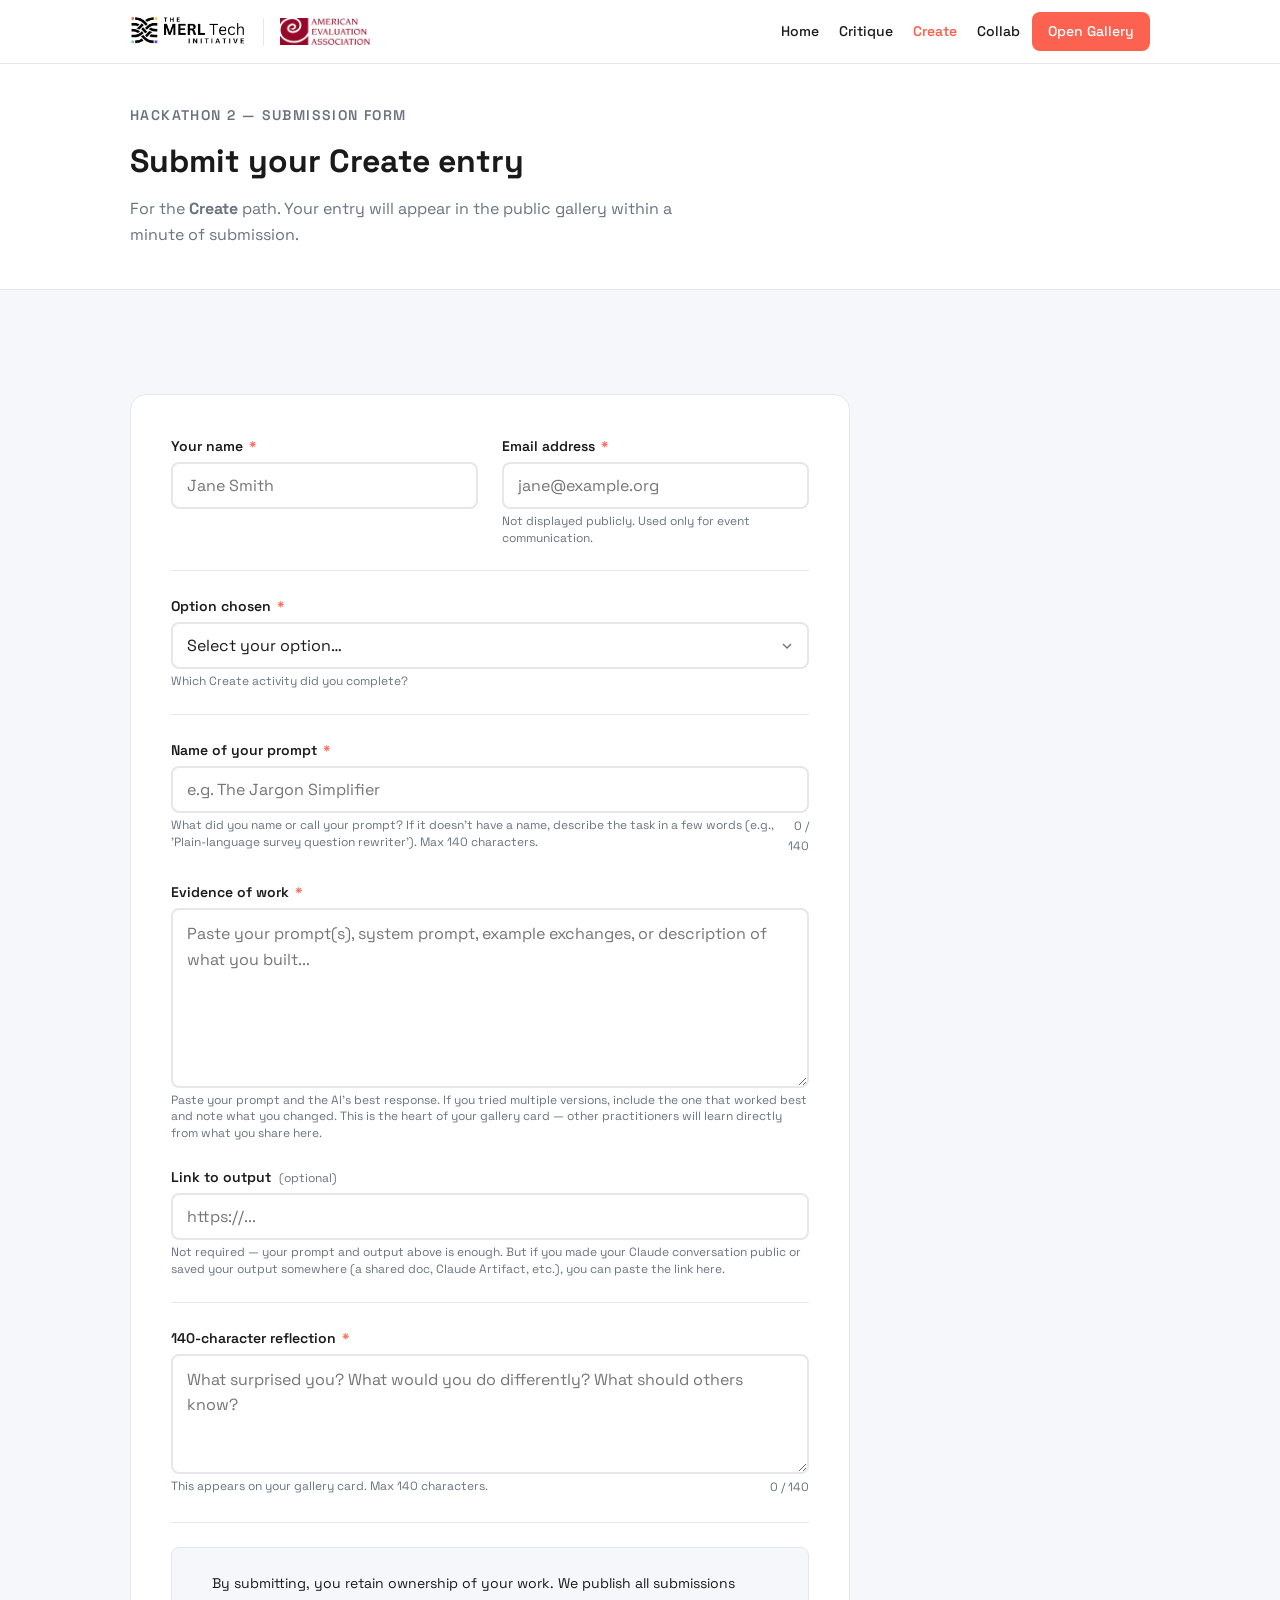
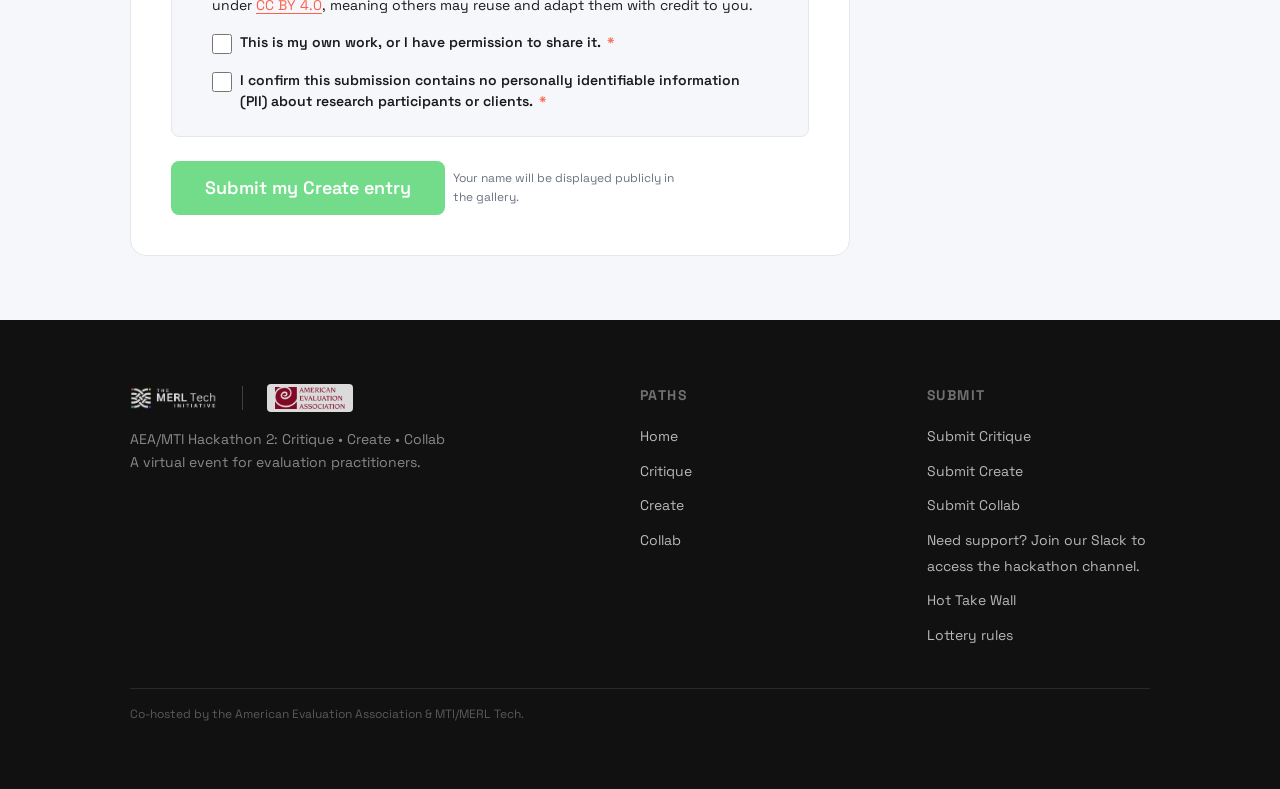
<file: AEA-MTI-HACKATHON-2/form-create.html>
<!DOCTYPE html>
<html lang="en">
<head>
  <meta charset="UTF-8">
  <meta name="viewport" content="width=device-width, initial-scale=1.0">
  <meta name="description" content="Submit your Create path entry for AEA/MTI Hackathon 2.">
  <title>Submit — Create — AEA/MTI Hackathon 2</title>
  <link rel="stylesheet" href="assets/brand/brand.css">
  <link rel="stylesheet" href="assets/css/styles.css">
</head>
<body>

  <!-- ======================================================================
       HEADER / NAV
       ====================================================================== -->
  <header class="site-header">
    <div class="container">
      <div class="cobrand-logos">
        <a href="https://www.merltech.org" class="logo-link logo-link--merl" aria-label="MERL Tech" target="_blank" rel="noopener">
          <img src="assets/brand/MTI%20black%20w%20color%20horizontal%20(5).png" alt="The MERL Tech Initiative logo">
        </a>
        <div class="cobrand-divider" aria-hidden="true"></div>
        <a href="https://www.eval.org" class="logo-link logo-link--aea" aria-label="American Evaluation Association" target="_blank" rel="noopener">
          <img src="assets/brand/AEA letters.png" alt="American Evaluation Association logo">
        </a>
      </div>

      <button class="nav-toggle" aria-label="Toggle navigation" aria-expanded="false" aria-controls="site-nav">
        <span class="hamburger" aria-hidden="true"></span>
      </button>

      <nav class="site-nav" id="site-nav" aria-label="Main navigation">
        <a href="index.html">Home</a>
        <a href="critique.html">Critique</a>
        <a href="create.html" class="active">Create</a>
        <a href="collab.html">Collab</a>
        <a href="gallery.html" class="nav-cta">Open Gallery</a>
      </nav>
    </div>
  </header>

  <main>

    <!-- Form header -->
    <div class="form-header">
      <div class="container">
        <p class="form-header__eyebrow">Hackathon 2 — Submission Form</p>
        <h1 class="form-header__title">Submit your Create entry</h1>
        <p class="form-header__subtitle">
          For the <strong>Create</strong> path. Your entry will appear in the public gallery within a minute of submission.
        </p>
      </div>
    </div>

    <div class="form-page">
      <div class="container">
        <div class="form-wrapper">

          <!-- Success message -->
          <div class="form-message form-message--success" id="form-success" role="alert" aria-live="polite">
            <p class="form-message__title">&#127881; Submission received!</p>
            <p>Your Create entry is on its way to the gallery. It may take up to a minute to appear. <a href="gallery.html">View the gallery &rarr;</a></p>
          </div>

          <!-- Error message -->
          <div class="form-message form-message--error" id="form-error" role="alert" aria-live="polite">
            <p class="form-message__title">Something went wrong</p>
            <p id="form-error-detail">Your submission could not be sent. Please check your connection and try again. Your work is preserved in the form below.</p>
          </div>

          <form
            id="submission-form"
            class="submission-form"
            novalidate
            aria-label="Create path submission form"
          >

            <!-- Name + Email -->
            <div class="form-row">
              <div class="form-group">
                <label for="field-name">
                  Your name <span class="required" aria-label="required">*</span>
                </label>
                <input
                  type="text"
                  id="field-name"
                  name="name"
                  required
                  autocomplete="name"
                  placeholder="Jane Smith"
                  maxlength="100"
                >
              </div>

              <div class="form-group">
                <label for="field-email">
                  Email address <span class="required" aria-label="required">*</span>
                </label>
                <input
                  type="email"
                  id="field-email"
                  name="email"
                  required
                  autocomplete="email"
                  placeholder="jane@example.org"
                >
                <p class="field-hint">Not displayed publicly. Used only for event communication.</p>
              </div>
            </div>

            <hr class="form-divider">

            <!-- Option -->
            <div class="form-group">
              <label for="field-option">
                Option chosen <span class="required" aria-label="required">*</span>
              </label>
              <select id="field-option" name="option" required aria-describedby="option-hint">
                <option value="" disabled selected>Select your option&hellip;</option>
                <option value="Prompt Lab">Prompt Lab</option>
                <option value="Custom Chatbot: Build a Tiny Helper">Custom Chatbot: Build a Tiny Helper</option>
                <option value="Vibe-Coding Studio">Vibe-Coding Studio</option>
              </select>
              <p class="field-hint" id="option-hint">Which Create activity did you complete?</p>
            </div>

            <hr class="form-divider">

            <!-- Name / one-liner (label updates per option) -->
            <div class="form-group">
              <label for="field-claim" id="claim-label">
                Name of your prompt <span class="required" aria-label="required">*</span>
              </label>
              <input
                type="text"
                id="field-claim"
                name="claim"
                required
                maxlength="140"
                placeholder="e.g. The Jargon Simplifier"
                aria-label="Name of your prompt"
                aria-describedby="claim-counter claim-hint"
              >
              <div style="display:flex; justify-content:space-between; align-items:flex-start; gap: 0.5rem;">
                <p class="field-hint" id="claim-hint">What did you name or call your prompt? If it doesn't have a name, describe the task in a few words (e.g., 'Plain-language survey question rewriter'). Max 140 characters.</p>
                <span class="char-counter" id="claim-counter" aria-live="polite">0 / 140</span>
              </div>
            </div>

            <!-- Evidence of work (label changes per option) -->
            <div class="form-group">
              <label for="field-evidence" id="evidence-label">
                Evidence of work <span class="required" aria-label="required">*</span>
              </label>
              <textarea
                id="field-evidence"
                name="evidence"
                required
                rows="6"
                placeholder="Paste your prompt(s), system prompt, example exchanges, or description of what you built..."
                aria-describedby="evidence-hint"
              ></textarea>
              <p class="field-hint" id="evidence-hint">
                Paste your prompt and the AI's best response. If you tried multiple versions, include the one that worked best and note what you changed. This is the heart of your gallery card — other practitioners will learn directly from what you share here.
              </p>
            </div>

            <!-- Link to output -->
            <div class="form-group">
              <label for="field-link">
                Link to output <span class="optional">(optional)</span>
              </label>
              <input
                type="url"
                id="field-link"
                name="link"
                placeholder="https://..."
                aria-describedby="link-hint"
              >
              <p class="field-hint" id="link-hint">
                Not required — your prompt and output above is enough. But if you made your Claude conversation public or saved your output somewhere (a shared doc, Claude Artifact, etc.), you can paste the link here.
              </p>
            </div>

            <hr class="form-divider">

            <!-- 140-char reflection -->
            <div class="form-group">
              <label for="field-reflection">
                140-character reflection <span class="required" aria-label="required">*</span>
              </label>
              <textarea
                id="field-reflection"
                name="reflection"
                required
                rows="3"
                maxlength="140"
                placeholder="What surprised you? What would you do differently? What should others know?"
                aria-describedby="reflection-counter reflection-hint"
              ></textarea>
              <div style="display:flex; justify-content:space-between; align-items:flex-start; gap: 0.5rem;">
                <p class="field-hint" id="reflection-hint">This appears on your gallery card. Max 140 characters.</p>
                <span class="char-counter" id="reflection-counter" aria-live="polite">0 / 140</span>
              </div>
            </div>

            <hr class="form-divider">

            <!-- Consent block -->
            <div class="consent-block" role="group">
              <p class="consent-block__license">
                By submitting, you retain ownership of your work. We publish all submissions under <a href="https://creativecommons.org/licenses/by/4.0/" target="_blank" rel="noopener">CC BY 4.0</a>, meaning others may reuse and adapt them with credit to you.
              </p>
              <label class="checkbox-group" for="field-ownership">
                <input type="checkbox" id="field-ownership" name="ownership" required value="confirmed">
                <span class="checkbox-label">This is my own work, or I have permission to share it. <span class="required" aria-label="required">*</span></span>
              </label>
              <label class="checkbox-group" for="field-ethics">
                <input type="checkbox" id="field-ethics" name="ethics" required value="confirmed">
                <span class="checkbox-label">I confirm this submission contains no personally identifiable information (PII) about research participants or clients. <span class="required" aria-label="required">*</span></span>
              </label>
            </div>

            <!-- Submit -->
            <div class="form-submit-row">
              <button type="submit" class="btn btn--create btn--lg" id="submit-btn" disabled>
                Submit my Create entry
              </button>
              <p style="font-size: var(--text-xs); color: var(--color-muted); max-width: 30ch;">
                Your name will be displayed publicly in the gallery.
              </p>
            </div>

          </form>
        </div>
      </div>
    </div>

  </main>

  <!-- ========================================================================
       FOOTER
       ======================================================================== -->
  <footer class="site-footer" aria-label="Site footer">
    <div class="container">
      <div class="site-footer__grid">

        <div class="site-footer__brand">
          <div class="site-footer__cobrand">
            <img src="assets/brand/MTI%20white%20w%20color%20horizontal%20(3).png" alt="The MERL Tech Initiative logo" class="logo-mti">
            <div class="site-footer__cobrand-divider" aria-hidden="true"></div>
            <img src="assets/brand/AEA letters.png" alt="American Evaluation Association logo" class="logo-aea">
          </div>
          <p class="site-footer__tagline">
            AEA/MTI Hackathon 2: Critique • Create • Collab<br>
            A virtual event for evaluation practitioners.
          </p>
        </div>

        <div>
          <p class="site-footer__heading">Paths</p>
          <ul class="site-footer__links">
            <li><a href="index.html">Home</a></li>
            <li><a href="critique.html">Critique</a></li>
            <li><a href="create.html">Create</a></li>
            <li><a href="collab.html">Collab</a></li>
          </ul>
        </div>

        <div>
          <p class="site-footer__heading">Submit</p>
          <ul class="site-footer__links">
            <li><a href="form-critique.html">Submit Critique</a></li>
            <li><a href="form-create.html">Submit Create</a></li>
            <li><a href="form-collab.html">Submit Collab</a></li>
            
            <li><a href="https://docs.google.com/forms/d/e/1FAIpQLSeVwKueVb0ZkyGOTK9EaOwVVYNubR9XfIdwF8cpMh72be8ARA/viewform" target="_blank" rel="noopener">Need support? Join our Slack to access the hackathon channel.</a></li>
            <li><a href="hot-take-wall.html">Hot Take Wall</a></li>
            <li><a href="lottery-rules.html">Lottery rules</a></li>
          </ul>
        </div>

      </div>
      <div class="site-footer__bottom">
        Co-hosted by the American Evaluation Association &amp; MTI/MERL Tech.
      </div>
    </div>
  </footer>

  <script>
    const APPS_SCRIPT_URL = 'https://script.google.com/macros/s/AKfycbxdF0DkBRywQeJczXI_vLa8pYHtuxY00OadEdFDWurThEYk5gfU_sdBZC5RpJc9IhrIxQ/exec';

    // Claim field copy per option
    const CLAIM_FIELDS = {
      'Prompt Lab':                          { label: 'Name of your prompt',       placeholder: 'e.g. The Jargon Simplifier' },
      'Custom Chatbot: Build a Tiny Helper': { label: 'Name of your chatbot',      placeholder: 'e.g. The Survey Clarity Bot' },
      'Vibe-Coding Studio':                  { label: 'Name of your tool or app',  placeholder: 'e.g. The Interview Theme Coder' },
    };

    // Evidence field label copy per option
    const EVIDENCE_LABELS = {
      'Prompt Lab':                          'Your prompt(s) and the AI\'s best output (paste or describe)',
      'Custom Chatbot: Build a Tiny Helper': 'Your system prompt and 2–3 example exchanges',
      'Vibe-Coding Studio':                  'Key prompts you used and description of what you built',
    };

    const form        = document.getElementById('submission-form');
    const optSel      = document.getElementById('field-option');
    const claimLabel  = document.getElementById('claim-label');
    const claimInput  = document.getElementById('field-claim');
    const evLabel     = document.getElementById('evidence-label');
    const submitBtn   = document.getElementById('submit-btn');
    const successEl   = document.getElementById('form-success');
    const errorEl     = document.getElementById('form-error');
    const errorDetail = document.getElementById('form-error-detail');
    const chkOwnership = document.getElementById('field-ownership');
    const chkEthics    = document.getElementById('field-ethics');

    // ── Consent: keep submit disabled until both boxes checked ────────────────
    function updateSubmitState() {
      submitBtn.disabled = !(chkOwnership.checked && chkEthics.checked);
    }
    chkOwnership.addEventListener('change', updateSubmitState);
    chkEthics.addEventListener('change', updateSubmitState);

    // ── Dynamic claim + evidence labels on option change ──────────────────────
    optSel.addEventListener('change', () => {
      const cf = CLAIM_FIELDS[optSel.value];
      if (cf) {
        claimLabel.innerHTML = `${cf.label} <span class="required" aria-label="required">*</span>`;
        claimInput.placeholder = cf.placeholder;
        claimInput.setAttribute('aria-label', cf.label);
      }
      const labelBase = EVIDENCE_LABELS[optSel.value] || 'Evidence of work';
      evLabel.innerHTML = `${labelBase} <span class="required" aria-label="required">*</span>`;
    });

    // ── Character counters ────────────────────────────────────────────────────
    function attachCounter(inputId, counterId, max) {
      const input   = document.getElementById(inputId);
      const counter = document.getElementById(counterId);
      const update = () => {
        const len = input.value.length;
        counter.textContent = `${len} / ${max}`;
        counter.className = 'char-counter' + (len >= max ? ' danger' : len >= max * 0.85 ? ' warning' : '');
      };
      input.addEventListener('input', update);
      update();
    }

    attachCounter('field-claim',      'claim-counter',      140);
    attachCounter('field-reflection', 'reflection-counter', 140);

    // ── Form submit ───────────────────────────────────────────────────────────
    form.addEventListener('submit', async (e) => {
      e.preventDefault();

      if (!form.checkValidity()) {
        form.reportValidity();
        return;
      }

      successEl.classList.remove('is-visible');
      errorEl.classList.remove('is-visible');

      submitBtn.classList.add('is-loading');
      submitBtn.disabled = true;
      submitBtn.textContent = 'Submitting…';

      const fd = new FormData();
      fd.append('formType',   'create');
      fd.append('name',       document.getElementById('field-name').value.trim());
      fd.append('email',      document.getElementById('field-email').value.trim());
      fd.append('path',       'Create');
      fd.append('option',     optSel.value);
      fd.append('claim',      document.getElementById('field-claim').value.trim());
      fd.append('evidence',   document.getElementById('field-evidence').value.trim());
      fd.append('link',       document.getElementById('field-link').value.trim());
      fd.append('ethics',     document.getElementById('field-ethics').checked ? 'Yes' : 'No');
      fd.append('reflection', document.getElementById('field-reflection').value.trim());

      try {
        await fetch(APPS_SCRIPT_URL, { method: 'POST', body: fd, mode: 'no-cors' });
        form.style.display = 'none';
        successEl.classList.add('is-visible');
        successEl.scrollIntoView({ behavior: 'smooth', block: 'center' });
      } catch (err) {
        errorDetail.textContent = 'Your submission could not be sent. Please check your connection and try again.';
        errorEl.classList.add('is-visible');
        errorEl.scrollIntoView({ behavior: 'smooth', block: 'center' });
        submitBtn.classList.remove('is-loading');
        updateSubmitState();
        submitBtn.textContent = 'Submit my Create entry';
      }
    });

    // ── Nav toggle ────────────────────────────────────────────────────────────
    const toggle = document.querySelector('.nav-toggle');
    const nav    = document.getElementById('site-nav');
    toggle.addEventListener('click', () => {
      const expanded = toggle.getAttribute('aria-expanded') === 'true';
      toggle.setAttribute('aria-expanded', String(!expanded));
      nav.classList.toggle('is-open');
    });
    nav.querySelectorAll('a').forEach(link => {
      link.addEventListener('click', () => {
        toggle.setAttribute('aria-expanded', 'false');
        nav.classList.remove('is-open');
      });
    });
  </script>

</body>
</html>
</file>
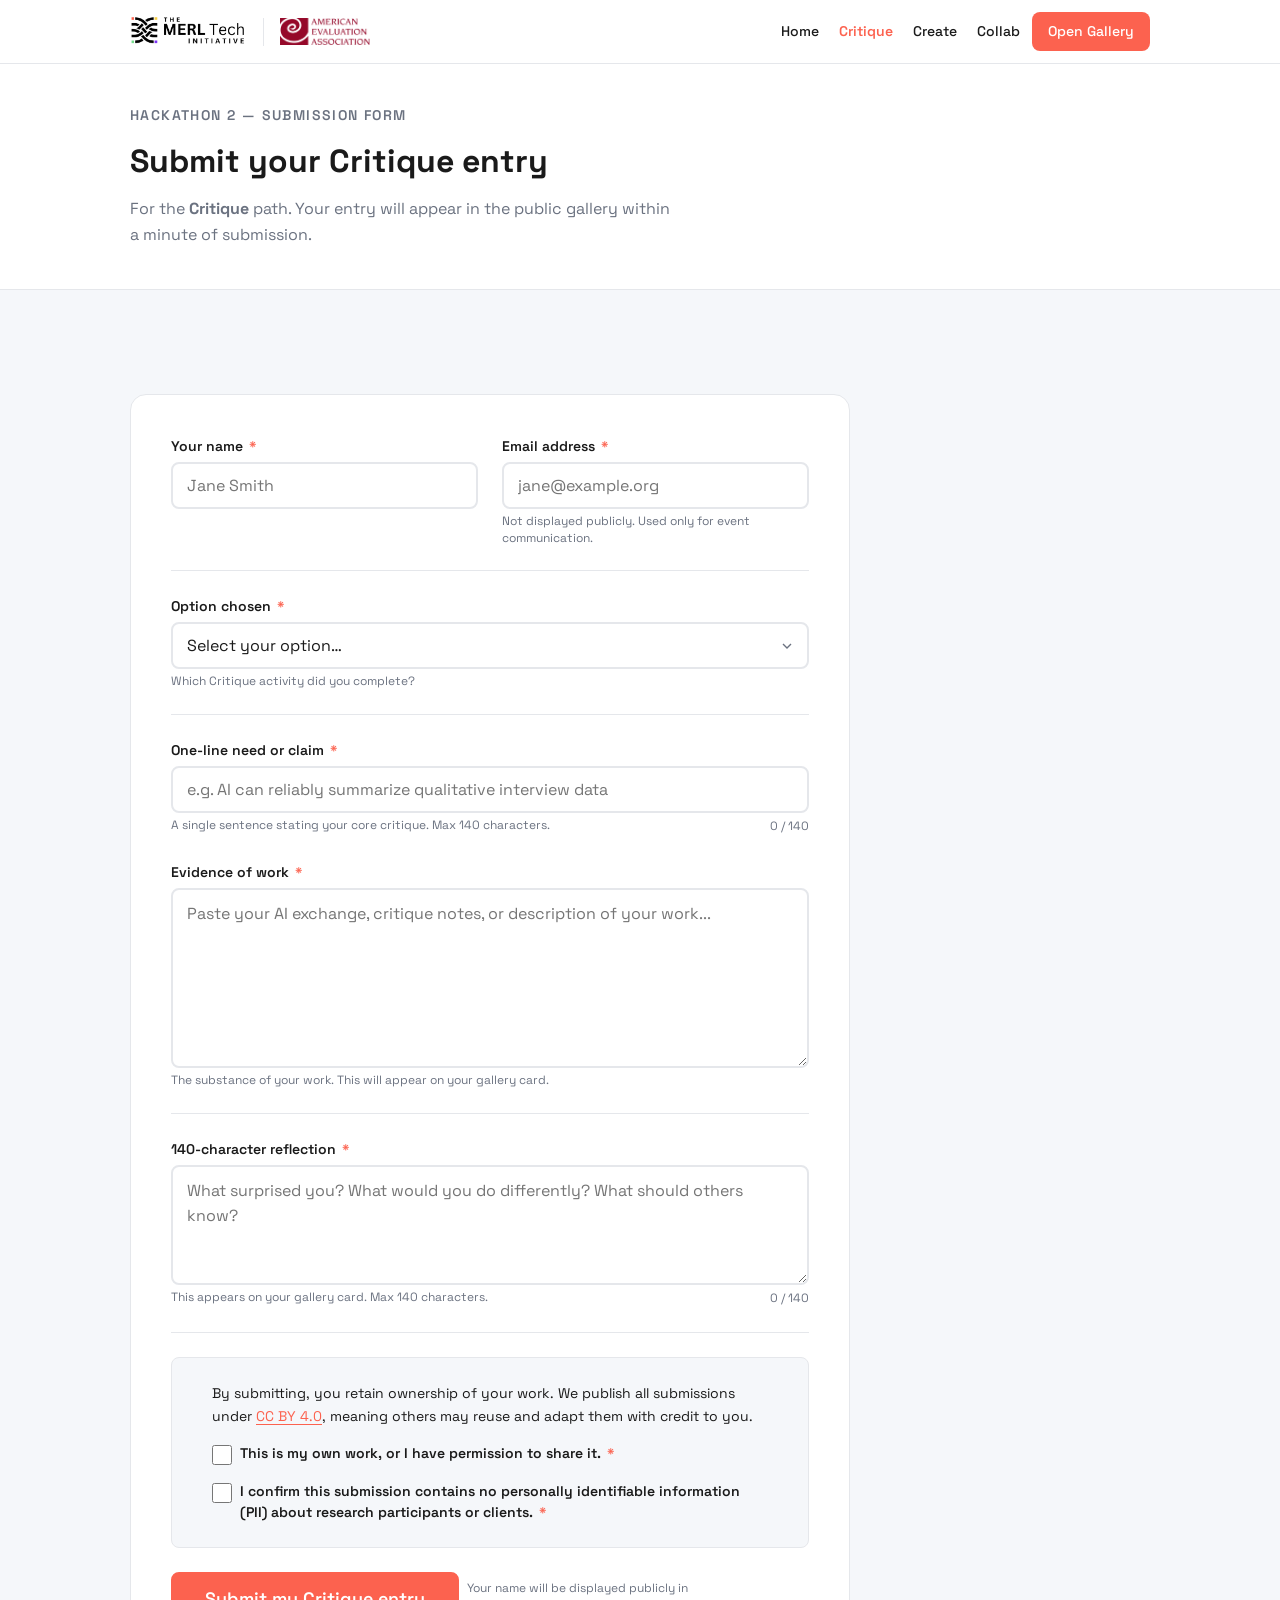
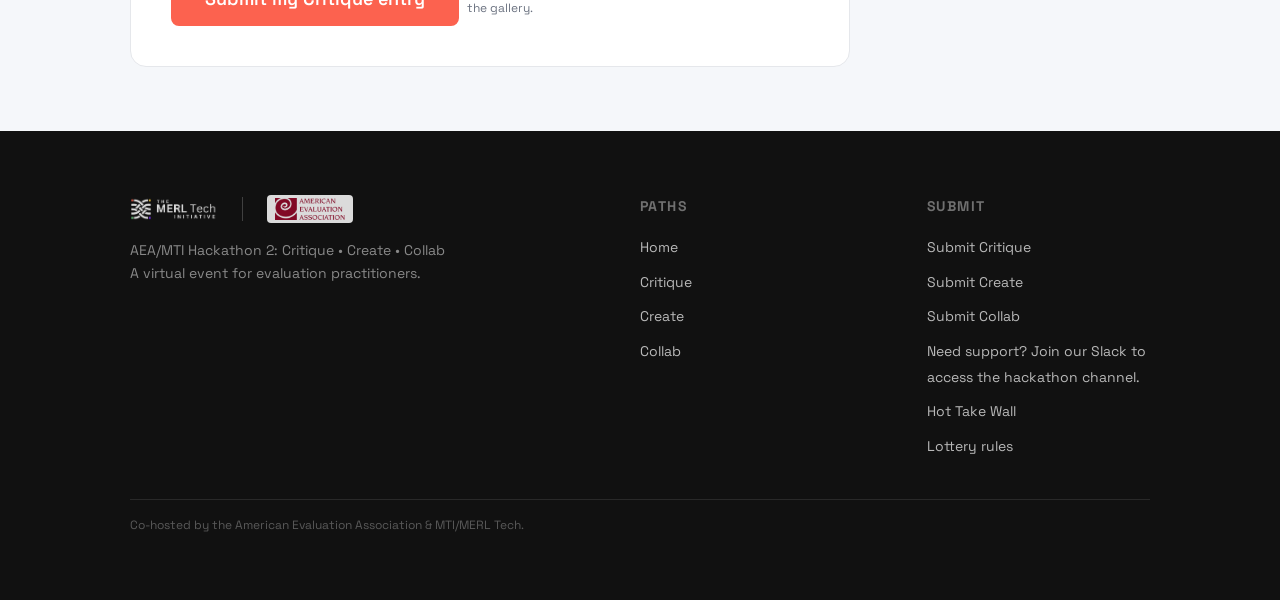
<file: AEA-MTI-HACKATHON-2/form-critique.html>
<!DOCTYPE html>
<html lang="en">
<head>
  <meta charset="UTF-8">
  <meta name="viewport" content="width=device-width, initial-scale=1.0">
  <meta name="description" content="Submit your Critique path entry for AEA/MTI Hackathon 2.">
  <title>Submit — Critique — AEA/MTI Hackathon 2</title>
  <link rel="stylesheet" href="assets/brand/brand.css">
  <link rel="stylesheet" href="assets/css/styles.css">
</head>
<body>

  <!-- ======================================================================
       HEADER / NAV
       ====================================================================== -->
  <header class="site-header">
    <div class="container">
      <div class="cobrand-logos">
        <a href="https://www.merltech.org" class="logo-link logo-link--merl" aria-label="MERL Tech" target="_blank" rel="noopener">
          <img src="assets/brand/MTI%20black%20w%20color%20horizontal%20(5).png" alt="The MERL Tech Initiative logo">
        </a>
        <div class="cobrand-divider" aria-hidden="true"></div>
        <a href="https://www.eval.org" class="logo-link logo-link--aea" aria-label="American Evaluation Association" target="_blank" rel="noopener">
          <img src="assets/brand/AEA letters.png" alt="American Evaluation Association logo">
        </a>
      </div>

      <button class="nav-toggle" aria-label="Toggle navigation" aria-expanded="false" aria-controls="site-nav">
        <span class="hamburger" aria-hidden="true"></span>
      </button>

      <nav class="site-nav" id="site-nav" aria-label="Main navigation">
        <a href="index.html">Home</a>
        <a href="critique.html" class="active">Critique</a>
        <a href="create.html">Create</a>
        <a href="collab.html">Collab</a>
        <a href="gallery.html" class="nav-cta">Open Gallery</a>
      </nav>
    </div>
  </header>

  <main>

    <!-- Form header -->
    <div class="form-header">
      <div class="container">
        <p class="form-header__eyebrow">Hackathon 2 — Submission Form</p>
        <h1 class="form-header__title">Submit your Critique entry</h1>
        <p class="form-header__subtitle">
          For the <strong>Critique</strong> path. Your entry will appear in the public gallery within a minute of submission.
        </p>
      </div>
    </div>

    <div class="form-page">
      <div class="container">
        <div class="form-wrapper">

          <!-- Success message -->
          <div class="form-message form-message--success" id="form-success" role="alert" aria-live="polite">
            <p class="form-message__title">&#127881; Submission received!</p>
            <p>Your Critique entry is on its way to the gallery. It may take up to a minute to appear. <a href="gallery.html">View the gallery &rarr;</a></p>
          </div>

          <!-- Error message -->
          <div class="form-message form-message--error" id="form-error" role="alert" aria-live="polite">
            <p class="form-message__title">Something went wrong</p>
            <p id="form-error-detail">Your submission could not be sent. Please check your connection and try again. Your work is preserved in the form below.</p>
          </div>

          <form
            id="submission-form"
            class="submission-form"
            novalidate
            aria-label="Critique path submission form"
          >

            <!-- Name + Email -->
            <div class="form-row">
              <div class="form-group">
                <label for="field-name">
                  Your name <span class="required" aria-label="required">*</span>
                </label>
                <input
                  type="text"
                  id="field-name"
                  name="name"
                  required
                  autocomplete="name"
                  placeholder="Jane Smith"
                  maxlength="100"
                >
              </div>

              <div class="form-group">
                <label for="field-email">
                  Email address <span class="required" aria-label="required">*</span>
                </label>
                <input
                  type="email"
                  id="field-email"
                  name="email"
                  required
                  autocomplete="email"
                  placeholder="jane@example.org"
                >
                <p class="field-hint">Not displayed publicly. Used only for event communication.</p>
              </div>
            </div>

            <hr class="form-divider">

            <!-- Option -->
            <div class="form-group">
              <label for="field-option">
                Option chosen <span class="required" aria-label="required">*</span>
              </label>
              <select id="field-option" name="option" required aria-describedby="option-hint">
                <option value="" disabled selected>Select your option&hellip;</option>
                <option value="Red-Team a Claim">Red-Team a Claim</option>
                <option value="AEA Competencies Remix">AEA Competencies Remix</option>
                <option value="Case Snapshot: Failure or Success">Case Snapshot: Failure or Success</option>
              </select>
              <p class="field-hint" id="option-hint">Which Critique activity did you complete?</p>
              <div class="field-notice field-notice--warning" id="case-snap-notice" hidden>
                <strong>Real cases only.</strong> Your case must come from first-hand experience or a documented source (published report, peer account, or incident you witnessed). AI-generated scenarios and hypotheticals are not eligible and will be disqualified.
              </div>
            </div>

            <hr class="form-divider">

            <!-- One-line claim (label + placeholder update per option) -->
            <div class="form-group">
              <label for="field-claim" id="claim-label">
                One-line need or claim <span class="required" aria-label="required">*</span>
              </label>
              <input
                type="text"
                id="field-claim"
                name="claim"
                required
                maxlength="140"
                placeholder="e.g. AI can reliably summarize qualitative interview data"
                aria-label="One-line need or claim"
                aria-describedby="claim-counter claim-hint"
              >
              <div style="display:flex; justify-content:space-between; align-items:flex-start; gap: 0.5rem;">
                <p class="field-hint" id="claim-hint">A single sentence stating your core critique. Max 140 characters.</p>
                <span class="char-counter" id="claim-counter" aria-live="polite">0 / 140</span>
              </div>
            </div>

            <!-- Evidence of work (label changes per option) -->
            <div class="form-group">
              <label for="field-evidence" id="evidence-label">
                Evidence of work <span class="required" aria-label="required">*</span>
              </label>
              <textarea
                id="field-evidence"
                name="evidence"
                required
                rows="6"
                placeholder="Paste your AI exchange, critique notes, or description of your work..."
                aria-describedby="evidence-hint"
              ></textarea>
              <p class="field-hint" id="evidence-hint">
                The substance of your work. This will appear on your gallery card.
              </p>
            </div>

            <hr class="form-divider">

            <!-- 140-char reflection -->
            <div class="form-group">
              <label for="field-reflection">
                140-character reflection <span class="required" aria-label="required">*</span>
              </label>
              <textarea
                id="field-reflection"
                name="reflection"
                required
                rows="3"
                maxlength="140"
                placeholder="What surprised you? What would you do differently? What should others know?"
                aria-describedby="reflection-counter reflection-hint"
              ></textarea>
              <div style="display:flex; justify-content:space-between; align-items:flex-start; gap: 0.5rem;">
                <p class="field-hint" id="reflection-hint">This appears on your gallery card. Max 140 characters.</p>
                <span class="char-counter" id="reflection-counter" aria-live="polite">0 / 140</span>
              </div>
            </div>

            <hr class="form-divider">

            <!-- Consent block -->
            <div class="consent-block" role="group">
              <p class="consent-block__license">
                By submitting, you retain ownership of your work. We publish all submissions under <a href="https://creativecommons.org/licenses/by/4.0/" target="_blank" rel="noopener">CC BY 4.0</a>, meaning others may reuse and adapt them with credit to you.
              </p>
              <label class="checkbox-group" for="field-ownership">
                <input type="checkbox" id="field-ownership" name="ownership" required value="confirmed">
                <span class="checkbox-label">This is my own work, or I have permission to share it. <span class="required" aria-label="required">*</span></span>
              </label>
              <label class="checkbox-group" for="field-ethics">
                <input type="checkbox" id="field-ethics" name="ethics" required value="confirmed">
                <span class="checkbox-label">I confirm this submission contains no personally identifiable information (PII) about research participants or clients. <span class="required" aria-label="required">*</span></span>
              </label>
            </div>

            <!-- Submit -->
            <div class="form-submit-row">
              <button type="submit" class="btn btn--critique btn--lg" id="submit-btn" disabled>
                Submit my Critique entry
              </button>
              <p style="font-size: var(--text-xs); color: var(--color-muted); max-width: 30ch;">
                Your name will be displayed publicly in the gallery.
              </p>
            </div>

          </form>
        </div>
      </div>
    </div>

  </main>

  <!-- ========================================================================
       FOOTER
       ======================================================================== -->
  <footer class="site-footer" aria-label="Site footer">
    <div class="container">
      <div class="site-footer__grid">

        <div class="site-footer__brand">
          <div class="site-footer__cobrand">
            <img src="assets/brand/MTI%20white%20w%20color%20horizontal%20(3).png" alt="The MERL Tech Initiative logo" class="logo-mti">
            <div class="site-footer__cobrand-divider" aria-hidden="true"></div>
            <img src="assets/brand/AEA letters.png" alt="American Evaluation Association logo" class="logo-aea">
          </div>
          <p class="site-footer__tagline">
            AEA/MTI Hackathon 2: Critique • Create • Collab<br>
            A virtual event for evaluation practitioners.
          </p>
        </div>

        <div>
          <p class="site-footer__heading">Paths</p>
          <ul class="site-footer__links">
            <li><a href="index.html">Home</a></li>
            <li><a href="critique.html">Critique</a></li>
            <li><a href="create.html">Create</a></li>
            <li><a href="collab.html">Collab</a></li>
          </ul>
        </div>

        <div>
          <p class="site-footer__heading">Submit</p>
          <ul class="site-footer__links">
            <li><a href="form-critique.html">Submit Critique</a></li>
            <li><a href="form-create.html">Submit Create</a></li>
            <li><a href="form-collab.html">Submit Collab</a></li>
            
            <li><a href="https://docs.google.com/forms/d/e/1FAIpQLSeVwKueVb0ZkyGOTK9EaOwVVYNubR9XfIdwF8cpMh72be8ARA/viewform" target="_blank" rel="noopener">Need support? Join our Slack to access the hackathon channel.</a></li>
            <li><a href="hot-take-wall.html">Hot Take Wall</a></li>
            <li><a href="lottery-rules.html">Lottery rules</a></li>
          </ul>
        </div>

      </div>
      <div class="site-footer__bottom">
        Co-hosted by the American Evaluation Association &amp; MTI/MERL Tech.
      </div>
    </div>
  </footer>

  <script>
    const APPS_SCRIPT_URL = 'https://script.google.com/macros/s/AKfycbxdF0DkBRywQeJczXI_vLa8pYHtuxY00OadEdFDWurThEYk5gfU_sdBZC5RpJc9IhrIxQ/exec';

    // Evidence field label copy per option
    const EVIDENCE_LABELS = {
      'Red-Team a Claim':              'Evidence of work — pasted AI exchange or written critique',
      'AEA Competencies Remix':        'Evidence of work — AI output and your critique notes',
      'Case Snapshot: Failure or Success': 'Evidence of work — your Case Snapshot (Context → AI used → What happened → Why it matters)',
    };

    // Claim field label + placeholder per option
    const CLAIM_FIELDS = {
      'Red-Team a Claim': {
        label:       'The claim you\'re red-teaming',
        placeholder: 'e.g. AI can reliably summarize qualitative interview data',
      },
      'AEA Competencies Remix': {
        label:       'The competency you\'re updating',
        placeholder: 'e.g. 5.4 Builds trust throughout the evaluation.',
      },
      'Case Snapshot: Failure or Success': {
        label:       'The case you\'re describing',
        placeholder: 'e.g. First-hand: AI coding of interview transcripts in a youth program eval',
      },
    };
    const CLAIM_DEFAULT = {
      label:       'One-line need or claim',
      placeholder: 'e.g. AI can reliably summarize qualitative interview data',
    };

    const form           = document.getElementById('submission-form');
    const optSel         = document.getElementById('field-option');
    const evLabel        = document.getElementById('evidence-label');
    const claimInput     = document.getElementById('field-claim');
    const claimLabelEl   = document.getElementById('claim-label');
    const submitBtn      = document.getElementById('submit-btn');
    const successEl      = document.getElementById('form-success');
    const errorEl        = document.getElementById('form-error');
    const errorDetail    = document.getElementById('form-error-detail');
    const caseSnapNotice = document.getElementById('case-snap-notice');
    const chkOwnership   = document.getElementById('field-ownership');
    const chkEthics      = document.getElementById('field-ethics');

    // ── Consent: keep submit disabled until both boxes checked ────────────────
    function updateSubmitState() {
      submitBtn.disabled = !(chkOwnership.checked && chkEthics.checked);
    }
    chkOwnership.addEventListener('change', updateSubmitState);
    chkEthics.addEventListener('change', updateSubmitState);

    // ── Dynamic labels on option change ──────────────────────────────────────
    optSel.addEventListener('change', () => {
      const opt = optSel.value;

      // Evidence label
      const labelBase = EVIDENCE_LABELS[opt] || 'Evidence of work';
      evLabel.innerHTML = `${labelBase} <span class="required" aria-label="required">*</span>`;

      // Claim label + placeholder
      const cfg = CLAIM_FIELDS[opt] || CLAIM_DEFAULT;
      claimLabelEl.innerHTML = `${cfg.label} <span class="required" aria-label="required">*</span>`;
      claimInput.placeholder = cfg.placeholder;
      claimInput.setAttribute('aria-label', cfg.label);

      // Case Snap real-cases-only warning
      caseSnapNotice.hidden = opt !== 'Case Snapshot: Failure or Success';
    });

    // ── Character counters ────────────────────────────────────────────────────
    function attachCounter(inputId, counterId, max) {
      const input   = document.getElementById(inputId);
      const counter = document.getElementById(counterId);
      const update = () => {
        const len = input.value.length;
        counter.textContent = `${len} / ${max}`;
        counter.className = 'char-counter' + (len >= max ? ' danger' : len >= max * 0.85 ? ' warning' : '');
      };
      input.addEventListener('input', update);
      update();
    }

    attachCounter('field-claim',      'claim-counter',      140);
    attachCounter('field-reflection', 'reflection-counter', 140);

    // ── Form submit ───────────────────────────────────────────────────────────
    form.addEventListener('submit', async (e) => {
      e.preventDefault();

      if (!form.checkValidity()) {
        form.reportValidity();
        return;
      }

      successEl.classList.remove('is-visible');
      errorEl.classList.remove('is-visible');

      submitBtn.classList.add('is-loading');
      submitBtn.disabled = true;
      submitBtn.textContent = 'Submitting…';

      const fd = new FormData();
      fd.append('formType',   'critique');
      fd.append('name',       document.getElementById('field-name').value.trim());
      fd.append('email',      document.getElementById('field-email').value.trim());
      fd.append('path',       'Critique');
      fd.append('option',     optSel.value);
      fd.append('claim',      document.getElementById('field-claim').value.trim());
      fd.append('evidence',   document.getElementById('field-evidence').value.trim());
      fd.append('link',       '');
      fd.append('ethics',     document.getElementById('field-ethics').checked ? 'Yes' : 'No');
      fd.append('reflection', document.getElementById('field-reflection').value.trim());

      try {
        await fetch(APPS_SCRIPT_URL, { method: 'POST', body: fd, mode: 'no-cors' });
        form.style.display = 'none';
        successEl.classList.add('is-visible');
        successEl.scrollIntoView({ behavior: 'smooth', block: 'center' });
      } catch (err) {
        errorDetail.textContent = 'Your submission could not be sent. Please check your connection and try again.';
        errorEl.classList.add('is-visible');
        errorEl.scrollIntoView({ behavior: 'smooth', block: 'center' });
        submitBtn.classList.remove('is-loading');
        updateSubmitState();
        submitBtn.textContent = 'Submit my Critique entry';
      }
    });

    // ── Nav toggle ────────────────────────────────────────────────────────────
    const toggle = document.querySelector('.nav-toggle');
    const nav    = document.getElementById('site-nav');
    toggle.addEventListener('click', () => {
      const expanded = toggle.getAttribute('aria-expanded') === 'true';
      toggle.setAttribute('aria-expanded', String(!expanded));
      nav.classList.toggle('is-open');
    });
    nav.querySelectorAll('a').forEach(link => {
      link.addEventListener('click', () => {
        toggle.setAttribute('aria-expanded', 'false');
        nav.classList.remove('is-open');
      });
    });
  </script>

</body>
</html>
</file>
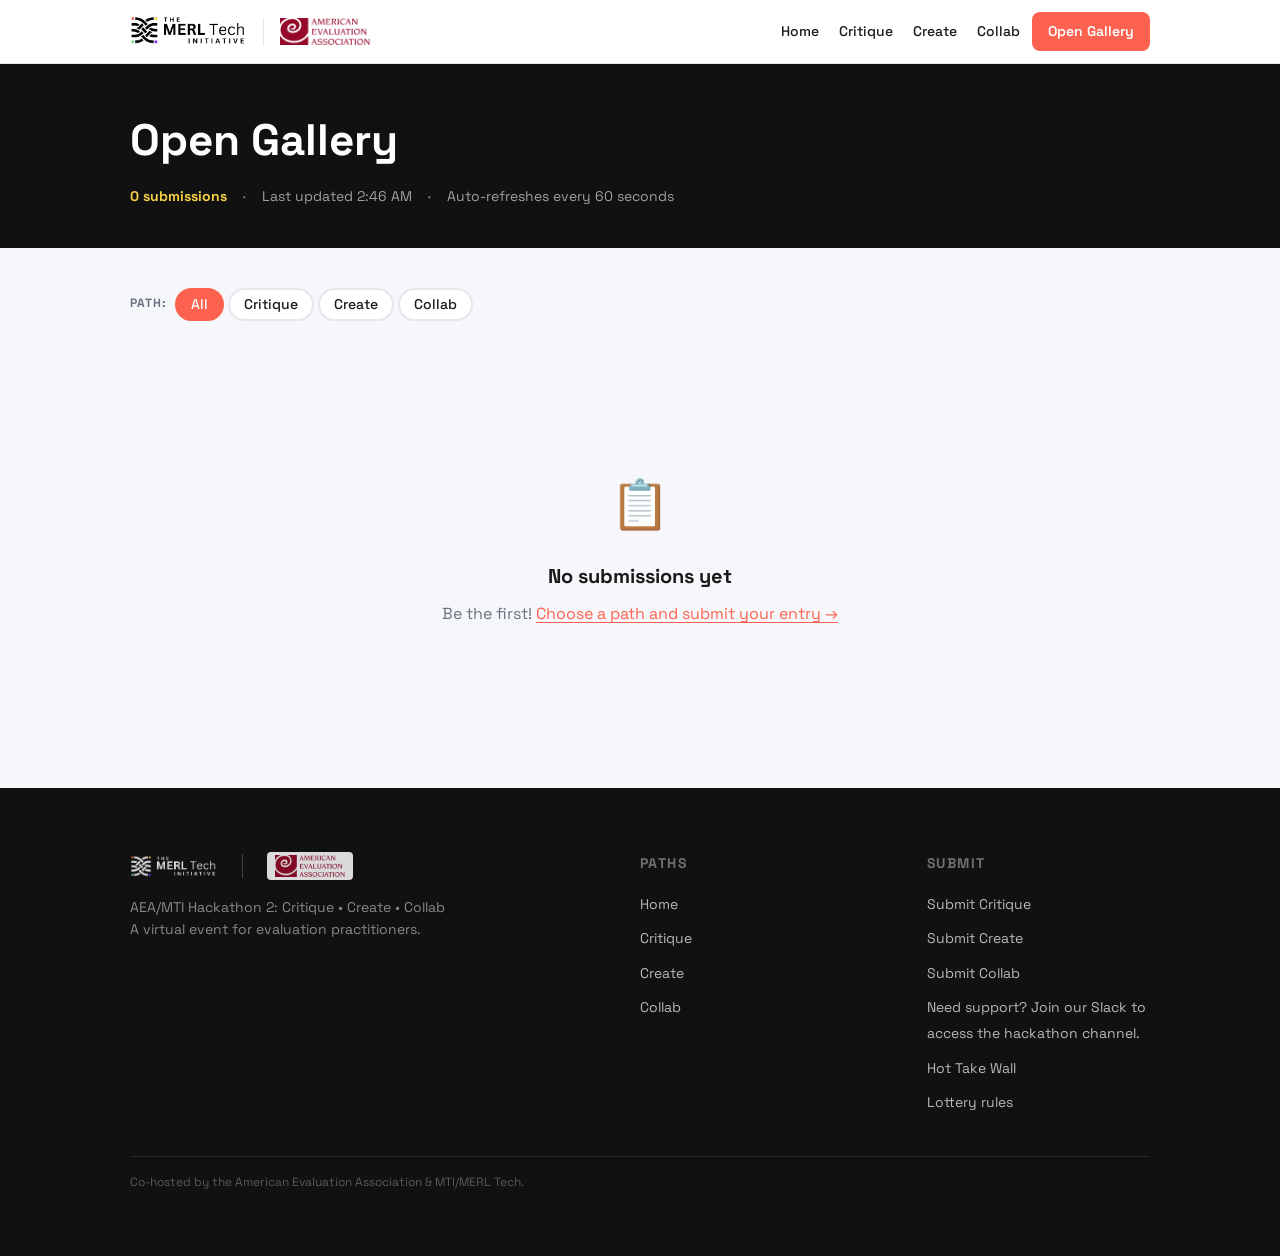
<file: AEA-MTI-HACKATHON-2/gallery.html>
<!DOCTYPE html>
<html lang="en">
<head>
  <meta charset="UTF-8">
  <meta name="viewport" content="width=device-width, initial-scale=1.0">
  <meta name="description" content="Live gallery of all submissions to AEA/MTI Hackathon 2: Critique • Create • Collab. Auto-refreshes every 60 seconds.">
  <title>Open Gallery — AEA/MTI Hackathon 2</title>
  <link rel="stylesheet" href="assets/brand/brand.css">
  <link rel="stylesheet" href="assets/css/styles.css">
</head>
<body>

  <!-- ======================================================================
       HEADER / NAV
       ====================================================================== -->
  <header class="site-header">
    <div class="container">
      <div class="cobrand-logos">
        <a href="https://www.merltech.org" class="logo-link logo-link--merl" aria-label="MERL Tech" target="_blank" rel="noopener">
          <img src="assets/brand/MTI%20black%20w%20color%20horizontal%20(5).png" alt="The MERL Tech Initiative logo">
        </a>
        <div class="cobrand-divider" aria-hidden="true"></div>
        <a href="https://www.eval.org" class="logo-link logo-link--aea" aria-label="American Evaluation Association" target="_blank" rel="noopener">
          <img src="assets/brand/AEA letters.png" alt="American Evaluation Association logo">
        </a>
      </div>

      <button class="nav-toggle" aria-label="Toggle navigation" aria-expanded="false" aria-controls="site-nav">
        <span class="hamburger" aria-hidden="true"></span>
      </button>

      <nav class="site-nav" id="site-nav" aria-label="Main navigation">
        <a href="index.html">Home</a>
        <a href="critique.html">Critique</a>
        <a href="create.html">Create</a>
        <a href="collab.html">Collab</a>
        <a href="gallery.html" class="active nav-cta">Open Gallery</a>
      </nav>
    </div>
  </header>

  <main>

    <!-- ====================================================================
         GALLERY HEADER
         ==================================================================== -->
    <section class="gallery-header" aria-labelledby="gallery-title">
      <div class="container">
        <h1 class="gallery-header__title" id="gallery-title">Open Gallery</h1>
        <div class="gallery-header__meta">
          <span>
            <span id="gallery-count" class="gallery-header__count" aria-live="polite" aria-atomic="true">Loading&hellip;</span>
          </span>
          <span aria-hidden="true">&middot;</span>
          <span id="gallery-timestamp" aria-live="polite">Fetching submissions&hellip;</span>
          <span aria-hidden="true">&middot;</span>
          <span>Auto-refreshes every 60 seconds</span>
        </div>
      </div>
    </section>

    <!-- ====================================================================
         FILTER BAR + GALLERY GRID
         ==================================================================== -->
    <section class="gallery-section" aria-labelledby="gallery-title">
      <div class="container">

        <!-- Primary filter: path -->
        <div class="filter-bar" role="group" aria-label="Filter submissions by path">
          <div class="filter-group" id="filter-bar-primary">
            <span class="filter-label" id="primary-filter-label">Path:</span>
            <button
              class="filter-btn is-active"
              data-filter="All"
              aria-pressed="true"
              aria-describedby="primary-filter-label"
            >All</button>
            <button
              class="filter-btn"
              data-filter="Critique"
              aria-pressed="false"
              aria-describedby="primary-filter-label"
            >Critique</button>
            <button
              class="filter-btn"
              data-filter="Create"
              aria-pressed="false"
              aria-describedby="primary-filter-label"
            >Create</button>
            <button
              class="filter-btn"
              data-filter="Collab"
              aria-pressed="false"
              aria-describedby="primary-filter-label"
            >Collab</button>
          </div>

          <!-- Secondary filter: option (chips populated by JS after load) -->
          <div
            class="filter-group"
            id="filter-bar-secondary"
            role="group"
            aria-label="Filter by option"
          >
            <!-- Chips injected here by gallery.js after data loads -->
          </div>
        </div>

        <!-- Card grid — populated by gallery.js -->
        <div
          class="gallery-grid"
          id="gallery-grid"
          aria-label="Submission gallery"
          aria-live="polite"
          aria-atomic="false"
        >
          <!-- Skeleton cards are rendered here on initial load -->
        </div>

      </div>
    </section>

  </main>

  <!-- ========================================================================
       FOOTER
       ======================================================================== -->
  <footer class="site-footer" aria-label="Site footer">
    <div class="container">
      <div class="site-footer__grid">

        <div class="site-footer__brand">
          <div class="site-footer__cobrand">
            <img src="assets/brand/MTI%20white%20w%20color%20horizontal%20(3).png" alt="The MERL Tech Initiative logo" class="logo-mti">
            <div class="site-footer__cobrand-divider" aria-hidden="true"></div>
            <img src="assets/brand/AEA letters.png" alt="American Evaluation Association logo">
          </div>
          <p class="site-footer__tagline">
            AEA/MTI Hackathon 2: Critique • Create • Collab<br>
            A virtual event for evaluation practitioners.
          </p>
        </div>

        <div>
          <p class="site-footer__heading">Paths</p>
          <ul class="site-footer__links">
            <li><a href="index.html">Home</a></li>
            <li><a href="critique.html">Critique</a></li>
            <li><a href="create.html">Create</a></li>
            <li><a href="collab.html">Collab</a></li>
          </ul>
        </div>

        <div>
          <p class="site-footer__heading">Submit</p>
          <ul class="site-footer__links">
            <li><a href="form-critique.html">Submit Critique</a></li>
            <li><a href="form-create.html">Submit Create</a></li>
            <li><a href="form-collab.html">Submit Collab</a></li>
            
            <li><a href="https://docs.google.com/forms/d/e/1FAIpQLSeVwKueVb0ZkyGOTK9EaOwVVYNubR9XfIdwF8cpMh72be8ARA/viewform" target="_blank" rel="noopener">Need support? Join our Slack to access the hackathon channel.</a></li>
            <li><a href="hot-take-wall.html">Hot Take Wall</a></li>
            <li><a href="lottery-rules.html">Lottery rules</a></li>
          </ul>
        </div>

      </div>
      <div class="site-footer__bottom">
        Co-hosted by the American Evaluation Association &amp; MTI/MERL Tech.
      </div>
    </div>
  </footer>

  <!-- ========================================================================
       GALLERY CARD MODAL
       ======================================================================== -->
  <div
    class="gallery-modal"
    id="gallery-modal"
    role="dialog"
    aria-modal="true"
    aria-labelledby="modal-claim"
    hidden
  >
    <div class="gallery-modal__backdrop" id="modal-backdrop"></div>
    <div class="gallery-modal__panel">
      <button class="gallery-modal__close" id="modal-close" aria-label="Close">&#215;</button>
      <div class="gallery-modal__top" aria-hidden="true"></div>
      <div class="gallery-modal__content" id="modal-content"></div>
    </div>
  </div>

  <!-- Gallery JS — must come after DOM, before closing body -->
  <script src="assets/js/gallery.js"></script>
  <script>
    // Nav toggle
    const toggle = document.querySelector('.nav-toggle');
    const nav    = document.getElementById('site-nav');
    toggle.addEventListener('click', () => {
      const expanded = toggle.getAttribute('aria-expanded') === 'true';
      toggle.setAttribute('aria-expanded', String(!expanded));
      nav.classList.toggle('is-open');
    });
    nav.querySelectorAll('a').forEach(link => {
      link.addEventListener('click', () => {
        toggle.setAttribute('aria-expanded', 'false');
        nav.classList.remove('is-open');
      });
    });

    // Init gallery
    document.addEventListener('DOMContentLoaded', initGallery);
  </script>

</body>
</html>
</file>
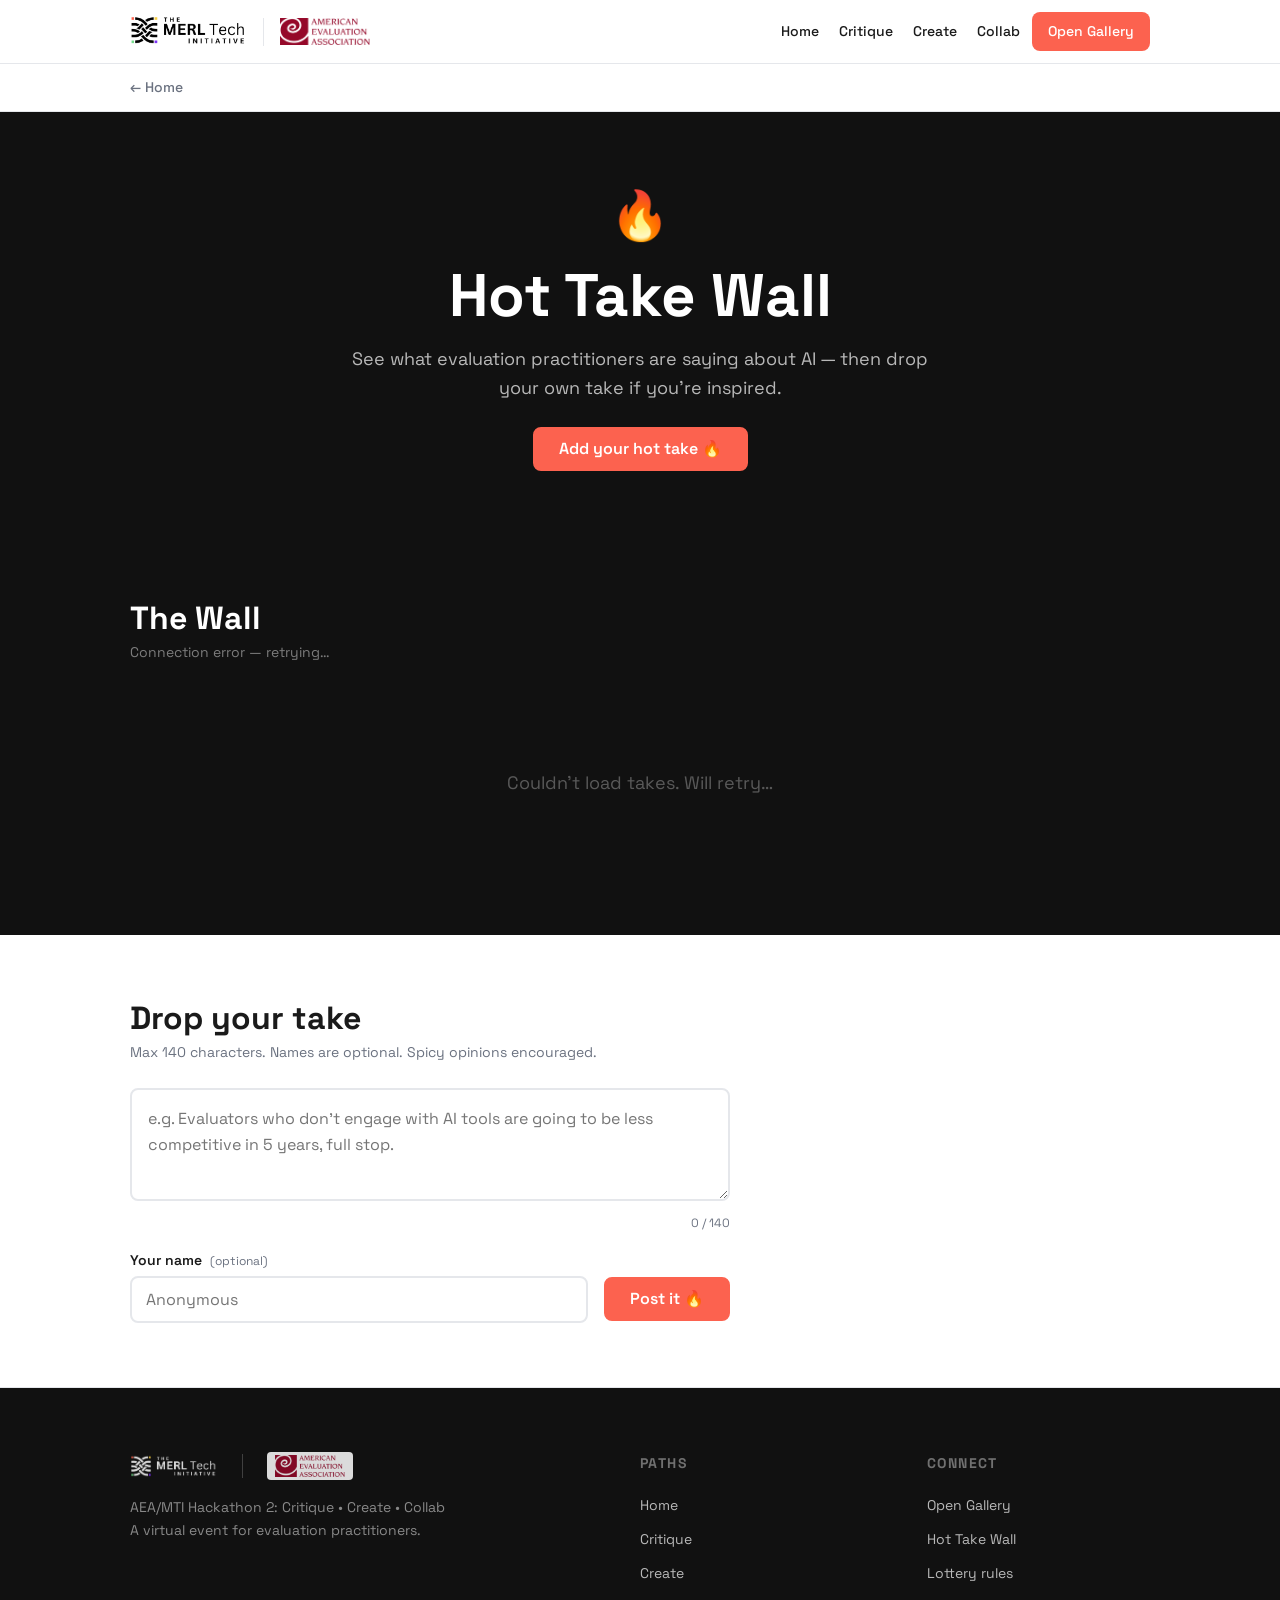
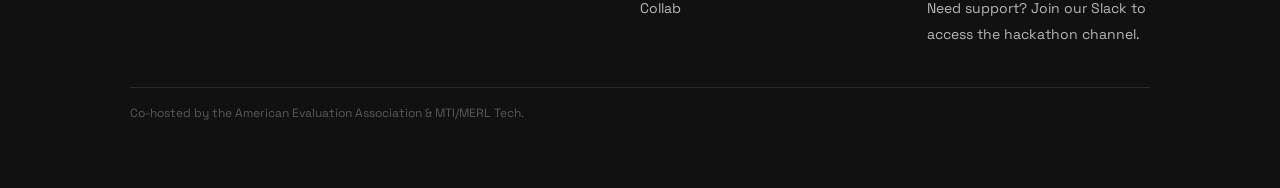
<file: AEA-MTI-HACKATHON-2/hot-take-wall.html>
<!DOCTYPE html>
<html lang="en">
<head>
  <meta charset="UTF-8">
  <meta name="viewport" content="width=device-width, initial-scale=1.0">
  <meta name="description" content="Drop a one-sentence hot take on AI in evaluation. No form, no rubric — just your unfiltered opinion.">
  <title>Hot Take Wall — AEA/MTI Hackathon 2</title>
  <link rel="stylesheet" href="assets/brand/brand.css">
  <link rel="stylesheet" href="assets/css/styles.css">
  <style>
    /* ── Hot Take Wall page-specific styles ─────────────────────────────── */
    .htw-hero {
      background: var(--color-dark);
      color: var(--color-white);
      padding-block: var(--space-2xl);
      text-align: center;
    }
    .htw-hero__icon {
      display: block;
      font-size: 3rem;
      margin-bottom: var(--space-sm);
    }
    .htw-hero__title {
      font-family: var(--font-heading);
      font-size: var(--text-4xl);
      font-weight: 700;
      line-height: 1.1;
      margin-bottom: var(--space-md);
    }
    .htw-hero__subtitle {
      font-size: var(--text-lg);
      color: rgba(255,255,255,0.7);
      max-width: 50ch;
      margin-inline: auto;
      line-height: 1.6;
    }
    @media (min-width: 768px) {
      .htw-hero__title { font-size: var(--text-5xl); }
    }

    /* ── Submit form ─────────────────────────────────────────────────────── */
    .htw-form-section {
      background: var(--color-white);
      padding-block: var(--space-2xl);
      border-bottom: 1px solid var(--color-border);
    }
    .htw-form-wrap {
      max-width: 600px;
    }
    .htw-form-wrap .section-heading {
      margin-bottom: var(--space-xs);
    }
    .htw-form-wrap > p {
      color: var(--color-muted);
      font-size: var(--text-sm);
      margin-bottom: var(--space-lg);
    }
    .htw-textarea {
      width: 100%;
      font-family: var(--font-body);
      font-size: var(--text-base);
      line-height: 1.6;
      padding: var(--space-md);
      border: 2px solid var(--color-border);
      border-radius: var(--radius);
      resize: vertical;
      min-height: 90px;
      transition: border-color var(--transition-fast);
      margin-bottom: var(--space-xs);
    }
    .htw-textarea:focus {
      outline: none;
      border-color: var(--color-coral);
    }
    .htw-form-row {
      display: flex;
      gap: var(--space-md);
      align-items: flex-end;
      flex-wrap: wrap;
      margin-top: var(--space-md);
    }
    .htw-form-row .form-group {
      flex: 1;
      min-width: 180px;
      margin: 0;
    }
    .htw-submit-wrap {
      display: flex;
      align-items: flex-end;
      gap: var(--space-md);
      flex-wrap: wrap;
      margin-top: var(--space-md);
    }

    /* ── Success / error banners ─────────────────────────────────────────── */
    .htw-banner {
      padding: var(--space-md) var(--space-lg);
      border-radius: var(--radius);
      font-weight: 600;
      font-size: var(--text-sm);
      display: none;
      margin-bottom: var(--space-md);
    }
    .htw-banner--success {
      background: rgba(115, 220, 138, 0.12);
      border: 1px solid var(--color-create);
      color: var(--color-text);
    }
    .htw-banner--error {
      background: rgba(252, 98, 79, 0.1);
      border: 1px solid var(--color-critique);
      color: var(--color-text);
    }
    .htw-banner.is-visible { display: block; }

    /* ── Wall section ────────────────────────────────────────────────────── */
    .htw-wall-section {
      background: var(--color-dark);
      color: var(--color-white);
      padding-block: var(--space-2xl);
      min-height: 400px;
    }
    .htw-wall-section .section-heading {
      margin-bottom: var(--space-xs);
    }
    .htw-wall-meta {
      font-size: var(--text-sm);
      color: rgba(255,255,255,0.45);
      margin-bottom: var(--space-xl);
    }
    .htw-wall-grid {
      display: grid;
      grid-template-columns: 1fr;
      gap: var(--space-md);
    }
    @media (min-width: 560px) {
      .htw-wall-grid { grid-template-columns: repeat(2, 1fr); }
    }
    @media (min-width: 900px) {
      .htw-wall-grid { grid-template-columns: repeat(3, 1fr); }
    }

    /* Individual hot-take card */
    .htw-card {
      background: rgba(255,255,255,0.06);
      border: 1px solid rgba(255,255,255,0.1);
      border-left: 4px solid var(--color-coral);
      border-radius: var(--radius);
      padding: var(--space-lg);
      display: flex;
      flex-direction: column;
      gap: var(--space-sm);
    }
    .htw-card__flame {
      font-size: var(--text-lg);
      line-height: 1;
    }
    .htw-card__text {
      font-size: var(--text-base);
      font-weight: 600;
      line-height: 1.5;
      color: var(--color-white);
      flex: 1;
    }
    .htw-card__meta {
      font-size: var(--text-xs);
      color: rgba(255,255,255,0.4);
    }
    .htw-card__name {
      font-weight: 600;
      color: rgba(255,255,255,0.6);
    }

    /* Empty / loading states */
    .htw-wall-empty {
      grid-column: 1 / -1;
      text-align: center;
      color: rgba(255,255,255,0.3);
      font-size: var(--text-lg);
      padding-block: var(--space-2xl);
    }
  </style>
</head>
<body>

  <!-- ======================================================================
       HEADER / NAV
       ====================================================================== -->
  <header class="site-header">
    <div class="container">
      <div class="cobrand-logos">
        <a href="https://www.merltech.org" class="logo-link logo-link--merl" aria-label="MERL Tech" target="_blank" rel="noopener">
          <img src="assets/brand/MTI%20black%20w%20color%20horizontal%20(5).png" alt="The MERL Tech Initiative logo">
        </a>
        <div class="cobrand-divider" aria-hidden="true"></div>
        <a href="https://www.eval.org" class="logo-link logo-link--aea" aria-label="American Evaluation Association" target="_blank" rel="noopener">
          <img src="assets/brand/AEA letters.png" alt="American Evaluation Association logo">
        </a>
      </div>

      <button class="nav-toggle" aria-label="Toggle navigation" aria-expanded="false" aria-controls="site-nav">
        <span class="hamburger" aria-hidden="true"></span>
      </button>

      <nav class="site-nav" id="site-nav" aria-label="Main navigation">
        <a href="index.html">Home</a>
        <a href="critique.html">Critique</a>
        <a href="create.html">Create</a>
        <a href="collab.html">Collab</a>
        <a href="gallery.html" class="nav-cta">Open Gallery</a>
      </nav>
    </div>
  </header>

  <main>

    <!-- Breadcrumb / back nav -->
    <div class="back-nav-wrap">
      <div class="container">
        <a href="index.html" class="back-nav">
          <span aria-hidden="true">&larr;</span> Home
        </a>
      </div>
    </div>

    <!-- ====================================================================
         HERO
         ==================================================================== -->
    <section class="htw-hero" aria-labelledby="htw-title">
      <div class="container">
        <span class="htw-hero__icon" aria-hidden="true">&#128293;</span>
        <h1 class="htw-hero__title" id="htw-title">Hot Take Wall</h1>
        <p class="htw-hero__subtitle">
          See what evaluation practitioners are saying about AI — then drop your own take if you're inspired.
        </p>
        <div style="margin-top: var(--space-lg);">
          <a href="#add-take" class="btn btn--primary">Add your hot take &#128293;</a>
        </div>
      </div>
    </section>

    <!-- ====================================================================
         LIVE WALL
         ==================================================================== -->
    <section class="htw-wall-section" aria-labelledby="wall-heading" aria-live="polite" aria-atomic="false">
      <div class="container">
        <h2 class="section-heading" id="wall-heading">The Wall</h2>
        <p class="htw-wall-meta" id="htw-wall-meta">Loading takes&hellip;</p>
        <div class="htw-wall-grid" id="htw-wall-grid">
          <p class="htw-wall-empty">Loading&hellip;</p>
        </div>
      </div>
    </section>

    <!-- ====================================================================
         SUBMIT FORM
         ==================================================================== -->
    <section class="htw-form-section" id="add-take" aria-labelledby="submit-heading">
      <div class="container">
        <div class="htw-form-wrap">
          <h2 class="section-heading" id="submit-heading">Drop your take</h2>
          <p>Max 140 characters. Names are optional. Spicy opinions encouraged.</p>

          <div class="htw-banner htw-banner--success" id="htw-success" role="alert" aria-live="polite">
            &#127881; Take posted! It'll appear on the wall in a moment.
          </div>
          <div class="htw-banner htw-banner--error" id="htw-error" role="alert" aria-live="polite">
            Something went wrong. Check your connection and try again.
          </div>

          <form id="htw-form" novalidate aria-label="Hot take submission">
            <label for="htw-take" class="sr-only">Your hot take (required)</label>
            <textarea
              id="htw-take"
              name="take"
              required
              maxlength="140"
              rows="3"
              placeholder="e.g. Evaluators who don't engage with AI tools are going to be less competitive in 5 years, full stop."
              class="htw-textarea"
              aria-describedby="htw-counter"
            ></textarea>
            <div style="display:flex; justify-content:flex-end;">
              <span class="char-counter" id="htw-counter" aria-live="polite">0 / 140</span>
            </div>

            <div class="htw-form-row">
              <div class="form-group">
                <label for="htw-name">Your name <span class="optional">(optional)</span></label>
                <input
                  type="text"
                  id="htw-name"
                  name="name"
                  maxlength="80"
                  autocomplete="name"
                  placeholder="Anonymous"
                >
              </div>
              <div style="padding-bottom: 2px;">
                <button type="submit" class="btn btn--primary" id="htw-submit-btn">
                  Post it &#128293;
                </button>
              </div>
            </div>
          </form>
        </div>
      </div>
    </section>

  </main>

  <!-- ========================================================================
       FOOTER
       ======================================================================== -->
  <footer class="site-footer" aria-label="Site footer">
    <div class="container">
      <div class="site-footer__grid">

        <div class="site-footer__brand">
          <div class="site-footer__cobrand">
            <img src="assets/brand/MTI%20white%20w%20color%20horizontal%20(3).png" alt="The MERL Tech Initiative logo" class="logo-mti">
            <div class="site-footer__cobrand-divider" aria-hidden="true"></div>
            <img src="assets/brand/AEA letters.png" alt="American Evaluation Association logo" class="logo-aea">
          </div>
          <p class="site-footer__tagline">
            AEA/MTI Hackathon 2: Critique &bull; Create &bull; Collab<br>
            A virtual event for evaluation practitioners.
          </p>
        </div>

        <div>
          <p class="site-footer__heading">Paths</p>
          <ul class="site-footer__links">
            <li><a href="index.html">Home</a></li>
            <li><a href="critique.html">Critique</a></li>
            <li><a href="create.html">Create</a></li>
            <li><a href="collab.html">Collab</a></li>
          </ul>
        </div>

        <div>
          <p class="site-footer__heading">Connect</p>
          <ul class="site-footer__links">
            <li><a href="gallery.html">Open Gallery</a></li>
            <li><a href="hot-take-wall.html">Hot Take Wall</a></li>
            <li><a href="lottery-rules.html">Lottery rules</a></li>
            <li><a href="https://docs.google.com/forms/d/e/1FAIpQLSeVwKueVb0ZkyGOTK9EaOwVVYNubR9XfIdwF8cpMh72be8ARA/viewform" target="_blank" rel="noopener">Need support? Join our Slack to access the hackathon channel.</a></li>
          </ul>
        </div>

      </div>
      <div class="site-footer__bottom">
        Co-hosted by the American Evaluation Association &amp; MTI/MERL Tech.
      </div>
    </div>
  </footer>

  <script>
    // ── Config ───────────────────────────────────────────────────────────────
    const APPS_SCRIPT_URL       = 'https://script.google.com/macros/s/AKfycbxdF0DkBRywQeJczXI_vLa8pYHtuxY00OadEdFDWurThEYk5gfU_sdBZC5RpJc9IhrIxQ/exec';
    const SHEET_GVIZ_URL_HOTTAKES = 'https://docs.google.com/spreadsheets/d/1jbMsChNJ9OQzOXdqRRzhLrFh2NPbAqpfKBy_5pkE_QE/gviz/tq?tqx=out:json&gid=842255866';

    const REFRESH_INTERVAL_MS = 30000; // 30 seconds

    // ── DOM refs ─────────────────────────────────────────────────────────────
    const form      = document.getElementById('htw-form');
    const takeInput = document.getElementById('htw-take');
    const nameInput = document.getElementById('htw-name');
    const submitBtn = document.getElementById('htw-submit-btn');
    const successEl = document.getElementById('htw-success');
    const errorEl   = document.getElementById('htw-error');
    const wallGrid  = document.getElementById('htw-wall-grid');
    const wallMeta  = document.getElementById('htw-wall-meta');
    const counter   = document.getElementById('htw-counter');

    // ── Character counter ────────────────────────────────────────────────────
    takeInput.addEventListener('input', () => {
      const len = takeInput.value.length;
      counter.textContent = `${len} / 140`;
      counter.className = 'char-counter' + (len >= 140 ? ' danger' : len >= 119 ? ' warning' : '');
    });

    // ── Form submit ──────────────────────────────────────────────────────────
    form.addEventListener('submit', async (e) => {
      e.preventDefault();

      const take = takeInput.value.trim();
      if (!take) {
        takeInput.focus();
        return;
      }

      successEl.classList.remove('is-visible');
      errorEl.classList.remove('is-visible');
      submitBtn.disabled = true;
      submitBtn.textContent = 'Posting…';

      const fd = new FormData();
      fd.append('formType', 'hottake');
      fd.append('name',     nameInput.value.trim() || 'Anonymous');
      fd.append('take',     take);

      try {
        await fetch(APPS_SCRIPT_URL, { method: 'POST', body: fd, mode: 'no-cors' });
        takeInput.value = '';
        nameInput.value = '';
        counter.textContent = '0 / 140';
        counter.className = 'char-counter';
        successEl.classList.add('is-visible');
        // Refresh wall after a short delay to give the sheet time to update
        setTimeout(loadWall, 2000);
      } catch (err) {
        errorEl.classList.add('is-visible');
      } finally {
        submitBtn.disabled = false;
        submitBtn.textContent = 'Post it 🔥';
      }
    });

    // ── Gviz JSON parser ─────────────────────────────────────────────────────
    // The gviz endpoint wraps JSON in a callback — strip it, then extract rows.
    function parseGviz(text) {
      const start = text.indexOf('{');
      const end   = text.lastIndexOf('}');
      const data  = JSON.parse(text.slice(start, end + 1));
      return (data.table.rows || []).map(row =>
        (row.c || []).map(cell => (cell && cell.v != null) ? String(cell.v) : '')
      ).filter(cols => cols.length >= 3 && cols[2].trim());
    }

    // ── Timestamp formatter ───────────────────────────────────────────────────
    // gviz returns datetimes as "Date(2026,2,3,18,26,28)" — convert to readable.
    function formatGvizDate(ts) {
      const m = typeof ts === 'string' && ts.match(/^Date\((\d+),(\d+),(\d+)(?:,(\d+),(\d+),(\d+))?\)$/);
      if (m) {
        const d = new Date(+m[1], +m[2], +m[3], +(m[4]||0), +(m[5]||0), +(m[6]||0));
        return d.toLocaleDateString('en-US', { month: 'short', day: 'numeric', year: 'numeric' });
      }
      // Fallback: already a plain string (e.g. from Apps Script toLocaleString)
      const d = new Date(ts);
      return isNaN(d) ? ts : d.toLocaleDateString('en-US', { month: 'short', day: 'numeric', year: 'numeric' });
    }

    // ── Render wall ──────────────────────────────────────────────────────────
    function renderWall(rows) {
      wallGrid.innerHTML = '';

      if (rows.length === 0) {
        const empty = document.createElement('p');
        empty.className = 'htw-wall-empty';
        empty.textContent = 'No takes yet. Be the first.';
        wallGrid.appendChild(empty);
        wallMeta.textContent = 'No takes yet.';
        return;
      }

      // Newest first (rows are oldest-first from the sheet)
      const sorted = [...rows].reverse();
      wallMeta.textContent = `${sorted.length} take${sorted.length === 1 ? '' : 's'} — refreshes every 30 seconds`;

      sorted.forEach(cols => {
        const timestamp = cols[0] || '';
        const name      = cols[1] || 'Anonymous';
        const take      = cols[2] || '';

        const card = document.createElement('article');
        card.className = 'htw-card';

        const flame = document.createElement('span');
        flame.className = 'htw-card__flame';
        flame.setAttribute('aria-hidden', 'true');
        flame.textContent = '🔥';

        const text = document.createElement('p');
        text.className = 'htw-card__text';
        text.textContent = take;

        const meta = document.createElement('p');
        meta.className = 'htw-card__meta';
        const nameSpan = document.createElement('span');
        nameSpan.className = 'htw-card__name';
        nameSpan.textContent = name;
        meta.appendChild(nameSpan);
        if (timestamp) {
          meta.append(document.createTextNode(' \u00b7 ' + formatGvizDate(timestamp)));
        }

        card.appendChild(flame);
        card.appendChild(text);
        card.appendChild(meta);
        wallGrid.appendChild(card);
      });
    }

    // ── Fetch and load wall ──────────────────────────────────────────────────
    async function loadWall() {
      try {
        const resp = await fetch(SHEET_GVIZ_URL_HOTTAKES + '&t=' + Date.now());
        if (!resp.ok) throw new Error(`HTTP ${resp.status}`);
        const rows = parseGviz(await resp.text());
        renderWall(rows);
      } catch (err) {
        if (wallGrid.children.length === 0 || wallGrid.querySelector('.htw-wall-empty')) {
          wallGrid.innerHTML = '<p class="htw-wall-empty">Couldn\u2019t load takes. Will retry\u2026</p>';
        }
        wallMeta.textContent = 'Connection error — retrying…';
      }
    }

    // ── Init ─────────────────────────────────────────────────────────────────
    loadWall();
    setInterval(loadWall, REFRESH_INTERVAL_MS);

    // ── Nav toggle ────────────────────────────────────────────────────────────
    const toggle = document.querySelector('.nav-toggle');
    const nav    = document.getElementById('site-nav');
    toggle.addEventListener('click', () => {
      const expanded = toggle.getAttribute('aria-expanded') === 'true';
      toggle.setAttribute('aria-expanded', String(!expanded));
      nav.classList.toggle('is-open');
    });
    nav.querySelectorAll('a').forEach(link => {
      link.addEventListener('click', () => {
        toggle.setAttribute('aria-expanded', 'false');
        nav.classList.remove('is-open');
      });
    });
  </script>

</body>
</html>
</file>
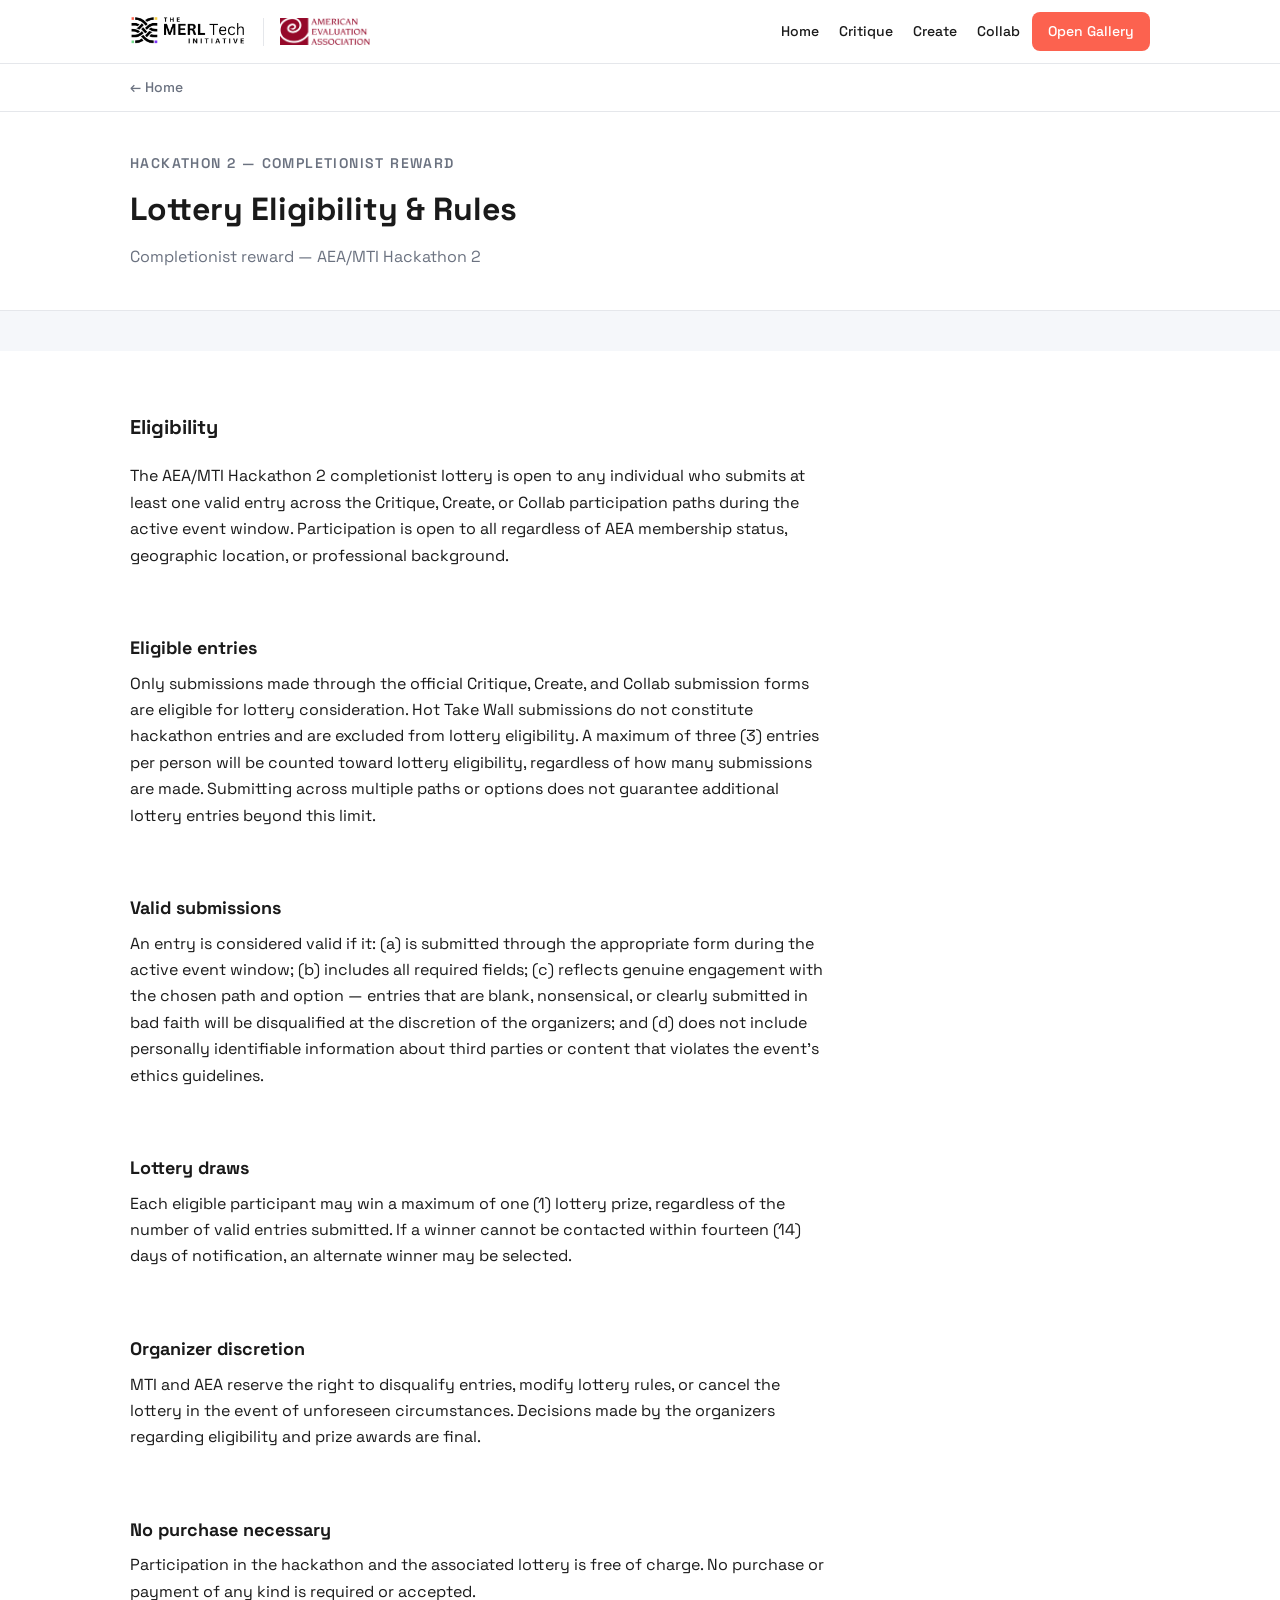
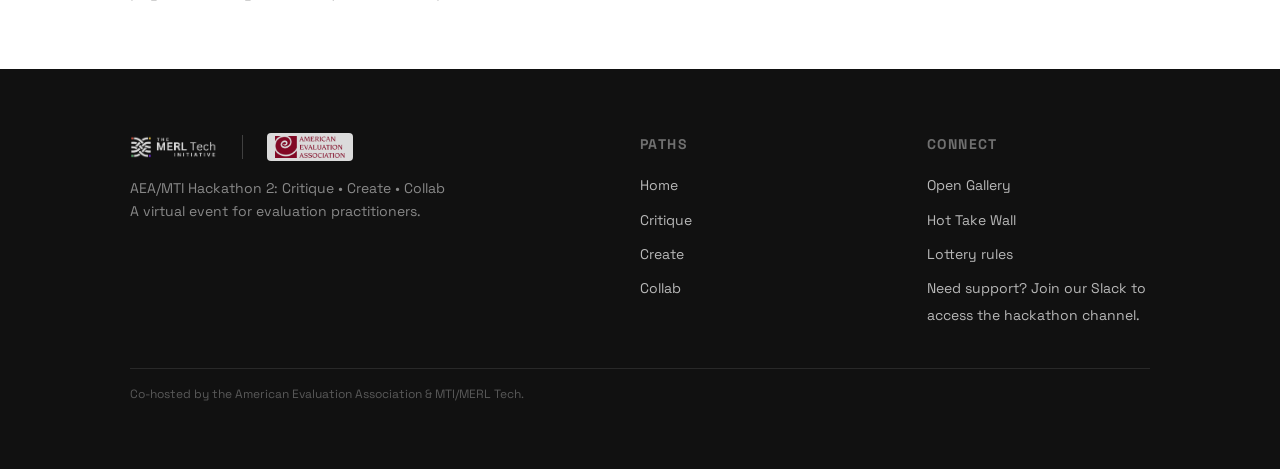
<file: AEA-MTI-HACKATHON-2/lottery-rules.html>
<!DOCTYPE html>
<html lang="en">
<head>
  <meta charset="UTF-8">
  <meta name="viewport" content="width=device-width, initial-scale=1.0">
  <meta name="description" content="Lottery eligibility and rules for the AEA/MTI Hackathon 2 completionist reward.">
  <title>Lottery Eligibility &amp; Rules — AEA/MTI Hackathon 2</title>
  <link rel="stylesheet" href="assets/brand/brand.css">
  <link rel="stylesheet" href="assets/css/styles.css">
</head>
<body>

  <!-- ======================================================================
       HEADER / NAV
       ====================================================================== -->
  <header class="site-header">
    <div class="container">
      <div class="cobrand-logos">
        <a href="https://www.merltech.org" class="logo-link logo-link--merl" aria-label="MERL Tech" target="_blank" rel="noopener">
          <img src="assets/brand/MTI%20black%20w%20color%20horizontal%20(5).png" alt="The MERL Tech Initiative logo">
        </a>
        <div class="cobrand-divider" aria-hidden="true"></div>
        <a href="https://www.eval.org" class="logo-link logo-link--aea" aria-label="American Evaluation Association" target="_blank" rel="noopener">
          <img src="assets/brand/AEA letters.png" alt="American Evaluation Association logo">
        </a>
      </div>

      <button class="nav-toggle" aria-label="Toggle navigation" aria-expanded="false" aria-controls="site-nav">
        <span class="hamburger" aria-hidden="true"></span>
      </button>

      <nav class="site-nav" id="site-nav" aria-label="Main navigation">
        <a href="index.html">Home</a>
        <a href="critique.html">Critique</a>
        <a href="create.html">Create</a>
        <a href="collab.html">Collab</a>
        <a href="gallery.html" class="nav-cta">Open Gallery</a>
      </nav>
    </div>
  </header>

  <main>

    <!-- Breadcrumb / back nav -->
    <div class="back-nav-wrap">
      <div class="container">
        <a href="index.html" class="back-nav">
          <span aria-hidden="true">&larr;</span> Home
        </a>
      </div>
    </div>

    <!-- ====================================================================
         PAGE HEADER
         ==================================================================== -->
    <div class="form-header">
      <div class="container">
        <p class="form-header__eyebrow">Hackathon 2 &mdash; Completionist Reward</p>
        <h1 class="form-header__title">Lottery Eligibility &amp; Rules</h1>
        <p class="form-header__subtitle">Completionist reward &mdash; AEA/MTI Hackathon 2</p>
      </div>
    </div>

    <!-- ====================================================================
         RULES CONTENT
         ==================================================================== -->
    <section class="prose-section" aria-labelledby="rules-heading">
      <div class="container">
        <div class="prose-section__content">

          <h2 class="section-heading" id="rules-heading" style="font-size: var(--text-xl); margin-bottom: var(--space-lg);">Eligibility</h2>
          <p>
            The AEA/MTI Hackathon 2 completionist lottery is open to any individual who submits at least one valid entry across the Critique, Create, or Collab participation paths during the active event window. Participation is open to all regardless of AEA membership status, geographic location, or professional background.
          </p>

          <h2 style="font-size: var(--text-lg); font-weight: 700; margin-top: var(--space-2xl); margin-bottom: var(--space-sm); color: var(--color-heading);">Eligible entries</h2>
          <p>
            Only submissions made through the official Critique, Create, and Collab submission forms are eligible for lottery consideration. Hot Take Wall submissions do not constitute hackathon entries and are excluded from lottery eligibility. A maximum of three (3) entries per person will be counted toward lottery eligibility, regardless of how many submissions are made. Submitting across multiple paths or options does not guarantee additional lottery entries beyond this limit.
          </p>

          <h2 style="font-size: var(--text-lg); font-weight: 700; margin-top: var(--space-2xl); margin-bottom: var(--space-sm); color: var(--color-heading);">Valid submissions</h2>
          <p>
            An entry is considered valid if it: (a) is submitted through the appropriate form during the active event window; (b) includes all required fields; (c) reflects genuine engagement with the chosen path and option &mdash; entries that are blank, nonsensical, or clearly submitted in bad faith will be disqualified at the discretion of the organizers; and (d) does not include personally identifiable information about third parties or content that violates the event&rsquo;s ethics guidelines.
          </p>

          <h2 style="font-size: var(--text-lg); font-weight: 700; margin-top: var(--space-2xl); margin-bottom: var(--space-sm); color: var(--color-heading);">Lottery draws</h2>
          <p>
            Each eligible participant may win a maximum of one (1) lottery prize, regardless of the number of valid entries submitted. If a winner cannot be contacted within fourteen (14) days of notification, an alternate winner may be selected.
          </p>

          <h2 style="font-size: var(--text-lg); font-weight: 700; margin-top: var(--space-2xl); margin-bottom: var(--space-sm); color: var(--color-heading);">Organizer discretion</h2>
          <p>
            MTI and AEA reserve the right to disqualify entries, modify lottery rules, or cancel the lottery in the event of unforeseen circumstances. Decisions made by the organizers regarding eligibility and prize awards are final.
          </p>

          <h2 style="font-size: var(--text-lg); font-weight: 700; margin-top: var(--space-2xl); margin-bottom: var(--space-sm); color: var(--color-heading);">No purchase necessary</h2>
          <p>
            Participation in the hackathon and the associated lottery is free of charge. No purchase or payment of any kind is required or accepted.
          </p>

        </div>
      </div>
    </section>

  </main>

  <!-- ========================================================================
       FOOTER
       ======================================================================== -->
  <footer class="site-footer" aria-label="Site footer">
    <div class="container">
      <div class="site-footer__grid">

        <div class="site-footer__brand">
          <div class="site-footer__cobrand">
            <img src="assets/brand/MTI%20white%20w%20color%20horizontal%20(3).png" alt="The MERL Tech Initiative logo" class="logo-mti">
            <div class="site-footer__cobrand-divider" aria-hidden="true"></div>
            <img src="assets/brand/AEA letters.png" alt="American Evaluation Association logo">
          </div>
          <p class="site-footer__tagline">
            AEA/MTI Hackathon 2: Critique &bull; Create &bull; Collab<br>
            A virtual event for evaluation practitioners.
          </p>
        </div>

        <div>
          <p class="site-footer__heading">Paths</p>
          <ul class="site-footer__links">
            <li><a href="index.html">Home</a></li>
            <li><a href="critique.html">Critique</a></li>
            <li><a href="create.html">Create</a></li>
            <li><a href="collab.html">Collab</a></li>
          </ul>
        </div>

        <div>
          <p class="site-footer__heading">Connect</p>
          <ul class="site-footer__links">
            <li><a href="gallery.html">Open Gallery</a></li>
            <li><a href="hot-take-wall.html">Hot Take Wall</a></li>
            <li><a href="lottery-rules.html">Lottery rules</a></li>
            <li><a href="https://docs.google.com/forms/d/e/1FAIpQLSeVwKueVb0ZkyGOTK9EaOwVVYNubR9XfIdwF8cpMh72be8ARA/viewform" target="_blank" rel="noopener">Need support? Join our Slack to access the hackathon channel.</a></li>
          </ul>
        </div>

      </div>
      <div class="site-footer__bottom">
        Co-hosted by the American Evaluation Association &amp; MTI/MERL Tech.
      </div>
    </div>
  </footer>

  <script>
    const toggle = document.querySelector('.nav-toggle');
    const nav    = document.getElementById('site-nav');
    toggle.addEventListener('click', () => {
      const expanded = toggle.getAttribute('aria-expanded') === 'true';
      toggle.setAttribute('aria-expanded', String(!expanded));
      nav.classList.toggle('is-open');
    });
    nav.querySelectorAll('a').forEach(link => {
      link.addEventListener('click', () => {
        toggle.setAttribute('aria-expanded', 'false');
        nav.classList.remove('is-open');
      });
    });
  </script>

</body>
</html>
</file>
<file: AEA-MTI-HACKATHON-2/assets/brand/brand.css>
@import url('https://fonts.googleapis.com/css2?family=Space+Grotesk:wght@300;400;500;600;700&display=swap');

:root {
  /* Brand colors */
  --color-coral:    #FC624F;   /* primary accent / Critique */
  --color-yellow:   #F7CF46;   /* secondary accent */
  --color-green:    #73DC8A;   /* Create path */
  --color-purple:   #7B31F6;   /* Collab path */

  /* UI colors */
  --color-white:    #FFFFFF;
  --color-light:    #F5F7FA;
  --color-text:     #1A1A1A;
  --color-muted:    #6B7280;
  --color-border:   #E5E7EB;

  /* Path semantic aliases */
  --color-critique: var(--color-coral);
  --color-create:   var(--color-green);
  --color-collab:   var(--color-purple);

  /* Typography */
  --font-heading:   'Space Grotesk', Arial, sans-serif;
  --font-body:      'Space Grotesk', Arial, sans-serif;

  /* Layout */
  --radius:         8px;
  --shadow:         0 2px 8px rgba(0,0,0,0.08);
  --max-width:      1100px;
}
</file>
<file: AEA-MTI-HACKATHON-2/assets/css/styles.css>
/* ==========================================================================
   AEA/MTI Hackathon 2 — Shared Styles
   Imports brand.css for all custom properties. Do NOT hardcode colors or fonts.
   ========================================================================== */

/* --------------------------------------------------------------------------
   Extended design tokens (supplements brand.css)
   -------------------------------------------------------------------------- */
:root {
  /* Path color tints for backgrounds */
  --color-critique-tint: rgba(252, 98, 79, 0.08);
  --color-create-tint:   rgba(115, 220, 138, 0.08);
  --color-collab-tint:   rgba(123, 49, 246, 0.08);
  --color-yellow-tint:   rgba(247, 207, 70, 0.15);

  /* Dark hero background */
  --color-dark: #111111;

  /* Spacing scale */
  --space-xs:  0.25rem;   /* 4px */
  --space-sm:  0.5rem;    /* 8px */
  --space-md:  1rem;      /* 16px */
  --space-lg:  1.5rem;    /* 24px */
  --space-xl:  2.5rem;    /* 40px */
  --space-2xl: 4rem;      /* 64px */
  --space-3xl: 6rem;      /* 96px */

  /* Typography scale */
  --text-xs:   0.75rem;
  --text-sm:   0.875rem;
  --text-base: 1rem;
  --text-lg:   1.125rem;
  --text-xl:   1.25rem;
  --text-2xl:  1.5rem;
  --text-3xl:  2rem;
  --text-4xl:  2.75rem;
  --text-5xl:  3.75rem;

  /* Transitions */
  --transition-fast:   0.15s ease;
  --transition-base:   0.25s ease;
  --transition-slow:   0.4s ease;

  /* Header height for offset */
  --header-height: 64px;
}

/* --------------------------------------------------------------------------
   Base reset
   -------------------------------------------------------------------------- */
*,
*::before,
*::after {
  box-sizing: border-box;
  margin: 0;
  padding: 0;
}

html {
  scroll-behavior: smooth;
}

body {
  font-family: var(--font-body);
  font-size: var(--text-base);
  color: var(--color-text);
  background: var(--color-light);
  line-height: 1.65;
  -webkit-font-smoothing: antialiased;
}

img, svg {
  display: block;
  max-width: 100%;
}

a {
  color: var(--color-coral);
  text-decoration: underline;
  text-underline-offset: 3px;
  transition: opacity var(--transition-fast);
}

a:hover {
  opacity: 0.8;
}

a:focus-visible {
  outline: 2px solid var(--color-coral);
  outline-offset: 3px;
  border-radius: 2px;
}

ul, ol {
  list-style: none;
}

/* --------------------------------------------------------------------------
   Layout
   -------------------------------------------------------------------------- */
.container {
  width: 100%;
  max-width: var(--max-width);
  margin-inline: auto;
  padding-inline: var(--space-md);
}

@media (min-width: 480px) {
  .container {
    padding-inline: var(--space-lg);
  }
}

@media (min-width: 768px) {
  .container {
    padding-inline: var(--space-xl);
  }
}

.section {
  padding-block: var(--space-2xl);
}

.section--light {
  background: var(--color-white);
}

.section--dark {
  background: var(--color-dark);
  color: var(--color-white);
}

.section--tinted {
  background: var(--color-light);
}

.section-label {
  font-size: var(--text-sm);
  font-weight: 700;
  letter-spacing: 0.12em;
  text-transform: uppercase;
  color: var(--color-muted);
  margin-bottom: var(--space-sm);
}

.section-heading {
  font-family: var(--font-heading);
  font-size: var(--text-3xl);
  font-weight: 700;
  line-height: 1.2;
  margin-bottom: var(--space-md);
}

.section-subheading {
  font-size: var(--text-lg);
  color: var(--color-muted);
  max-width: 60ch;
  margin-bottom: var(--space-xl);
}

/* --------------------------------------------------------------------------
   Header / Navigation
   -------------------------------------------------------------------------- */
.site-header {
  position: sticky;
  top: 0;
  z-index: 100;
  background: var(--color-white);
  border-bottom: 1px solid var(--color-border);
  height: var(--header-height);
}

.site-header .container {
  height: 100%;
  display: flex;
  align-items: center;
  justify-content: space-between;
  gap: var(--space-md);
}

.logo-link {
  display: flex;
  align-items: center;
  text-decoration: none;
  flex-shrink: 0;
}

.logo-link img {
  height: 36px;
  width: auto;
}

/* Co-brand logo lockup */
.cobrand-logos {
  display: flex;
  align-items: center;
  gap: var(--space-md);
  flex-shrink: 0;
}

.cobrand-logos .logo-link img {
  height: 32px; /* slightly shorter so both logos sit comfortably */
}

/* AEA logo is wider, cap it so it doesn't dominate */
.cobrand-logos .logo-link--aea img {
  height: 28px;
  max-width: 140px;
  object-fit: contain;
  object-position: left center;
}

.cobrand-divider {
  width: 1px;
  height: 28px;
  background: var(--color-border);
  flex-shrink: 0;
}

/* Footer co-brand logos — both inverted white */
.site-footer__cobrand {
  display: flex;
  align-items: center;
  gap: var(--space-lg);
  flex-wrap: wrap;
  margin-bottom: var(--space-md);
}

.site-footer__cobrand img {
  height: 28px;
  width: auto;
  opacity: 0.85;
}

/* AEA logo has a white background (no transparent version) —
   show in a small white pill so it reads cleanly on the dark footer */
.site-footer__cobrand img:not(.logo-mti) {
  background: #fff;
  padding: 3px 8px;
  border-radius: 4px;
  height: 28px;
  width: auto;
  object-fit: contain;
  display: block;
}

/* MTI white logo is already white — no filter, just height cap */
.site-footer__cobrand .logo-mti {
  height: 24px;
  max-width: 180px;
}

.site-footer__cobrand-divider {
  width: 1px;
  height: 24px;
  background: rgba(255,255,255,0.2);
  flex-shrink: 0;
}

/* Nav toggle (hamburger — mobile only) */
.nav-toggle {
  display: flex;
  align-items: center;
  justify-content: center;
  width: 40px;
  height: 40px;
  border: none;
  background: transparent;
  cursor: pointer;
  padding: var(--space-xs);
  border-radius: var(--radius);
  transition: background var(--transition-fast);
}

.nav-toggle:hover {
  background: var(--color-light);
}

.nav-toggle:focus-visible {
  outline: 2px solid var(--color-coral);
  outline-offset: 2px;
}

.hamburger,
.hamburger::before,
.hamburger::after {
  display: block;
  width: 22px;
  height: 2px;
  background: var(--color-text);
  border-radius: 2px;
  transition: transform var(--transition-base), opacity var(--transition-fast);
}

.hamburger {
  position: relative;
}

.hamburger::before,
.hamburger::after {
  content: '';
  position: absolute;
  left: 0;
}

.hamburger::before { top: -7px; }
.hamburger::after  { top:  7px; }

/* Hamburger → X when open */
.nav-toggle[aria-expanded="true"] .hamburger {
  background: transparent;
}
.nav-toggle[aria-expanded="true"] .hamburger::before {
  transform: rotate(45deg) translate(4px, 5px);
}
.nav-toggle[aria-expanded="true"] .hamburger::after {
  transform: rotate(-45deg) translate(4px, -5px);
}

/* Site nav links */
.site-nav {
  display: none;
  flex-direction: column;
  position: absolute;
  top: var(--header-height);
  left: 0;
  right: 0;
  background: var(--color-white);
  border-bottom: 1px solid var(--color-border);
  padding: var(--space-md);
  gap: var(--space-xs);
}

.site-nav.is-open {
  display: flex;
}

.site-nav a {
  font-size: var(--text-base);
  font-weight: 500;
  color: var(--color-text);
  text-decoration: none;
  padding: var(--space-sm) var(--space-md);
  border-radius: var(--radius);
  transition: background var(--transition-fast), color var(--transition-fast);
}

.site-nav a:hover,
.site-nav a:focus-visible {
  background: var(--color-light);
  color: var(--color-coral);
  outline: none;
}

.site-nav a.active {
  color: var(--color-coral);
  font-weight: 600;
}

.site-nav a.nav-cta {
  background: var(--color-coral);
  color: var(--color-white);
  padding: var(--space-sm) var(--space-md);
}

.site-nav a.nav-cta:hover {
  opacity: 0.9;
  background: var(--color-coral);
}

/* Desktop nav */
@media (min-width: 768px) {
  .nav-toggle {
    display: none;
  }

  .site-nav {
    display: flex;
    flex-direction: row;
    position: static;
    border: none;
    padding: 0;
    background: transparent;
    align-items: center;
    gap: var(--space-xs);
  }

  .site-nav a {
    font-size: var(--text-sm);
    padding: var(--space-xs) var(--space-sm);
  }
}

/* --------------------------------------------------------------------------
   Buttons
   -------------------------------------------------------------------------- */
.btn {
  display: inline-flex;
  align-items: center;
  gap: var(--space-xs);
  font-family: var(--font-body);
  font-size: var(--text-base);
  font-weight: 600;
  line-height: 1;
  padding: 0.75rem 1.5rem;
  border-radius: var(--radius);
  border: 2px solid transparent;
  cursor: pointer;
  text-decoration: none;
  transition: all var(--transition-fast);
  white-space: nowrap;
}

.btn:focus-visible {
  outline: 3px solid currentColor;
  outline-offset: 3px;
}

.btn--primary {
  background: var(--color-coral);
  color: var(--color-white);
  border-color: var(--color-coral);
}

.btn--primary:hover {
  filter: brightness(1.1);
  opacity: 1;
}

.btn--outline {
  background: transparent;
  color: var(--color-coral);
  border-color: var(--color-coral);
}

.btn--outline:hover {
  background: var(--color-coral);
  color: var(--color-white);
  opacity: 1;
}

.btn--ghost {
  background: transparent;
  color: var(--color-text);
  border-color: var(--color-border);
}

.btn--ghost:hover {
  background: var(--color-light);
  opacity: 1;
}

/* Path-specific button colors */
.btn--critique {
  background: var(--color-critique);
  color: var(--color-white);
  border-color: var(--color-critique);
}

.btn--create {
  background: var(--color-create);
  color: var(--color-white);
  border-color: var(--color-create);
}

.btn--collab {
  background: var(--color-collab);
  color: var(--color-white);
  border-color: var(--color-collab);
}

.btn--critique:hover,
.btn--create:hover,
.btn--collab:hover {
  filter: brightness(1.1);
  opacity: 1;
}

.btn--sm {
  font-size: var(--text-sm);
  padding: 0.5rem 1rem;
}

.btn--lg {
  font-size: var(--text-lg);
  padding: 1rem 2rem;
}

/* --------------------------------------------------------------------------
   Hero Section
   -------------------------------------------------------------------------- */
.hero {
  background: var(--color-dark);
  color: var(--color-white);
  padding-block: var(--space-3xl);
  position: relative;
  overflow: hidden;
}

/* Subtle decorative gradient blob */
.hero::before {
  content: '';
  position: absolute;
  width: 600px;
  height: 600px;
  border-radius: 50%;
  background: radial-gradient(circle, rgba(252, 98, 79, 0.12) 0%, transparent 70%);
  top: -150px;
  right: -100px;
  pointer-events: none;
}

.hero::after {
  content: '';
  position: absolute;
  width: 400px;
  height: 400px;
  border-radius: 50%;
  background: radial-gradient(circle, rgba(123, 49, 246, 0.1) 0%, transparent 70%);
  bottom: -80px;
  left: -80px;
  pointer-events: none;
}

.hero__eyebrow {
  display: inline-flex;
  align-items: center;
  gap: var(--space-sm);
  font-size: var(--text-sm);
  font-weight: 600;
  letter-spacing: 0.1em;
  text-transform: uppercase;
  color: var(--color-yellow);
  margin-bottom: var(--space-md);
}

.hero__title {
  font-family: var(--font-heading);
  font-size: var(--text-4xl);
  font-weight: 700;
  line-height: 1.1;
  margin-bottom: var(--space-md);
}

.hero__paths {
  display: flex;
  flex-wrap: wrap;
  gap: var(--space-sm);
  margin-bottom: var(--space-lg);
}

.hero__path-tag {
  font-size: 2.25rem;
  font-weight: 600;
  padding: 0.25rem 0.75rem;
  border-radius: var(--radius);
}

.hero__path-tag--critique { color: var(--color-critique); }
.hero__path-tag--create   { color: var(--color-create); }
.hero__path-tag--collab   { color: var(--color-collab); }

.hero__separator {
  color: var(--color-muted);
  font-size: 2.5rem;
}

.hero__description {
  font-size: var(--text-lg);
  color: rgba(255, 255, 255, 0.75);
  max-width: 55ch;
  margin-bottom: var(--space-xl);
  line-height: 1.7;
}

.hero__meta {
  display: flex;
  flex-wrap: wrap;
  align-items: center;
  gap: var(--space-md);
  margin-bottom: var(--space-xl);
}

.hero__date-badge {
  display: inline-flex;
  align-items: center;
  gap: var(--space-xs);
  background: rgba(247, 207, 70, 0.15);
  border: 1px solid rgba(247, 207, 70, 0.4);
  color: var(--color-yellow);
  font-size: var(--text-sm);
  font-weight: 600;
  padding: 0.4rem 0.875rem;
  border-radius: 100px;
}

.hero__actions {
  display: flex;
  flex-wrap: wrap;
  gap: var(--space-md);
}

@media (min-width: 768px) {
  .hero__title {
    font-size: var(--text-5xl);
  }
}

/* --------------------------------------------------------------------------
   "What is this?" / Prose sections
   -------------------------------------------------------------------------- */
.prose-section {
  padding-block: var(--space-2xl);
  background: var(--color-white);
}

.prose-section__content {
  max-width: 70ch;
}

.prose-section p + p {
  margin-top: var(--space-md);
}

/* --------------------------------------------------------------------------
   How It Works
   -------------------------------------------------------------------------- */
.how-it-works {
  background: var(--color-dark);
  color: var(--color-white);
  padding-block: var(--space-2xl);
}

.how-it-works .section-heading {
  text-align: center;
  margin-bottom: var(--space-xl);
}

.steps {
  display: grid;
  grid-template-columns: 1fr;
  gap: var(--space-lg);
  position: relative;
}

@media (min-width: 768px) {
  .steps {
    grid-template-columns: repeat(5, 1fr);
    gap: var(--space-md);
  }
}

.step {
  display: flex;
  flex-direction: column;
  align-items: center;
  text-align: center;
  position: relative;
}

.step__number {
  width: 52px;
  height: 52px;
  border-radius: 50%;
  background: var(--color-coral);
  color: var(--color-white);
  font-weight: 700;
  font-size: var(--text-xl);
  display: flex;
  align-items: center;
  justify-content: center;
  margin-bottom: var(--space-md);
  flex-shrink: 0;
}

.step__icon {
  font-size: 1.5rem;
  margin-bottom: var(--space-xs);
}

.step__label {
  font-weight: 700;
  font-size: var(--text-base);
  margin-bottom: var(--space-xs);
  color: var(--color-white);
}

.step__desc {
  font-size: var(--text-sm);
  color: rgba(255,255,255,0.6);
  line-height: 1.5;
}

/* Connector line between steps (desktop) */
@media (min-width: 768px) {
  .step:not(:last-child)::after {
    content: '';
    position: absolute;
    top: 26px;
    left: calc(50% + 26px);
    width: calc(100% - 52px);
    height: 2px;
    background: rgba(255,255,255,0.1);
  }
}

/* --------------------------------------------------------------------------
   Path Cards (Landing Page)
   -------------------------------------------------------------------------- */
.path-cards-section {
  background: var(--color-light);
  padding-block: var(--space-2xl);
}

.path-cards-section .section-heading {
  text-align: center;
  margin-bottom: var(--space-xs);
}

.path-cards-section .section-subheading {
  text-align: center;
  margin-inline: auto;
  margin-bottom: var(--space-xl);
}

.path-cards {
  display: grid;
  grid-template-columns: 1fr;
  gap: var(--space-lg);
}

@media (min-width: 768px) {
  .path-cards {
    grid-template-columns: repeat(3, 1fr);
  }
}

.path-card {
  background: var(--color-white);
  border-radius: calc(var(--radius) * 2);
  box-shadow: var(--shadow);
  overflow: hidden;
  display: flex;
  flex-direction: column;
  transition: transform var(--transition-base), box-shadow var(--transition-base);
  border: 1px solid var(--color-border);
}

.path-card:hover {
  transform: translateY(-4px);
  box-shadow: 0 8px 24px rgba(0,0,0,0.12);
}

.path-card__header {
  padding: var(--space-lg);
  color: var(--color-white);
  position: relative;
}

.path-card--critique .path-card__header { background: var(--color-critique); }
.path-card--create   .path-card__header { background: var(--color-create); color: var(--color-dark); }
.path-card--collab   .path-card__header { background: var(--color-collab); }

.path-card__icon {
  font-size: 2rem;
  margin-bottom: var(--space-sm);
  display: block;
}

.path-card__name {
  font-family: var(--font-heading);
  font-size: var(--text-2xl);
  font-weight: 700;
  margin-bottom: var(--space-xs);
}

.path-card__tagline {
  font-size: var(--text-sm);
  opacity: 0.85;
}

.path-card__body {
  padding: var(--space-lg);
  flex: 1;
  display: flex;
  flex-direction: column;
}

.path-card__options {
  list-style: none;
  margin-bottom: var(--space-lg);
  flex: 1;
}

.path-card__options li {
  display: flex;
  align-items: flex-start;
  gap: var(--space-sm);
  font-size: var(--text-sm);
  color: var(--color-text);
  padding: var(--space-xs) 0;
  border-bottom: 1px solid var(--color-border);
}

.path-card__options li:last-child {
  border-bottom: none;
}

.path-card__options li::before {
  content: '→';
  font-weight: 700;
  flex-shrink: 0;
  margin-top: 1px;
}

.path-card--critique .path-card__options li::before { color: var(--color-critique); }
.path-card--create   .path-card__options li::before { color: var(--color-create); }
.path-card--collab   .path-card__options li::before { color: var(--color-collab); }

.path-card__time {
  display: inline-flex;
  align-items: center;
  gap: var(--space-xs);
  font-size: var(--text-xs);
  color: var(--color-muted);
  margin-bottom: var(--space-md);
}

/* --------------------------------------------------------------------------
   Hot Take Wall Callout
   -------------------------------------------------------------------------- */
.hot-take-wall {
  background: var(--color-yellow-tint);
  border: 2px solid var(--color-yellow);
  border-radius: calc(var(--radius) * 2);
  padding: var(--space-xl);
  display: flex;
  flex-direction: column;
  gap: var(--space-md);
}

.hot-take-wall__title {
  font-size: var(--text-xl);
  font-weight: 700;
  display: flex;
  align-items: center;
  gap: var(--space-sm);
}

.hot-take-wall__desc {
  color: var(--color-muted);
  font-size: var(--text-base);
  max-width: 60ch;
}

@media (min-width: 768px) {
  .hot-take-wall {
    flex-direction: row;
    align-items: center;
    justify-content: space-between;
  }

  .hot-take-wall__content {
    flex: 1;
  }
}

.callout-section {
  background: var(--color-white);
  padding-block: var(--space-xl);
}

/* --------------------------------------------------------------------------
   Footer
   -------------------------------------------------------------------------- */
.site-footer {
  background: var(--color-dark);
  color: var(--color-white);
  padding-block: var(--space-2xl);
}

.site-footer__grid {
  display: grid;
  grid-template-columns: 1fr;
  gap: var(--space-xl);
}

@media (min-width: 768px) {
  .site-footer__grid {
    grid-template-columns: 2fr 1fr 1fr;
    gap: var(--space-2xl);
  }
}

.site-footer__brand img {
  height: 32px;
  width: auto;
}

.site-footer__tagline {
  font-size: var(--text-sm);
  color: rgba(255,255,255,0.5);
  max-width: 40ch;
  line-height: 1.6;
}

.site-footer__heading {
  font-size: var(--text-sm);
  font-weight: 700;
  letter-spacing: 0.1em;
  text-transform: uppercase;
  color: rgba(255,255,255,0.4);
  margin-bottom: var(--space-md);
}

.site-footer__links {
  display: flex;
  flex-direction: column;
  gap: var(--space-sm);
}

.site-footer__links a {
  color: rgba(255,255,255,0.7);
  text-decoration: none;
  font-size: var(--text-sm);
  transition: color var(--transition-fast);
}

.site-footer__links a:hover {
  color: var(--color-white);
  opacity: 1;
}

.site-footer__bottom {
  margin-top: var(--space-xl);
  padding-top: var(--space-md);
  border-top: 1px solid rgba(255,255,255,0.1);
  font-size: var(--text-xs);
  color: rgba(255,255,255,0.3);
}

/* --------------------------------------------------------------------------
   Path Page — Path Header
   -------------------------------------------------------------------------- */
.path-hero {
  padding-block: var(--space-xl) var(--space-2xl);
  color: var(--color-white);
}

.path-hero--critique { background: var(--color-critique); }
.path-hero--create   { background: var(--color-create);   color: var(--color-dark); }
.path-hero--collab   { background: var(--color-collab); }

.path-hero__eyebrow {
  font-size: var(--text-sm);
  font-weight: 600;
  letter-spacing: 0.1em;
  text-transform: uppercase;
  opacity: 0.75;
  margin-bottom: var(--space-sm);
}

.path-hero__icon {
  font-size: 3rem;
  margin-bottom: var(--space-sm);
  display: block;
}

.path-hero__title {
  font-family: var(--font-heading);
  font-size: var(--text-4xl);
  font-weight: 700;
  line-height: 1.1;
  margin-bottom: var(--space-sm);
}

.path-hero__tagline {
  font-size: var(--text-xl);
  opacity: 0.85;
  margin-bottom: var(--space-md);
}

.path-hero__meta {
  display: flex;
  align-items: center;
  gap: var(--space-md);
  font-size: var(--text-sm);
  opacity: 0.8;
}

/* --------------------------------------------------------------------------
   Option Cards (Path Pages)
   -------------------------------------------------------------------------- */
.options-section {
  background: var(--color-white);
  padding-block: var(--space-2xl);
}

.options-section .section-heading {
  margin-bottom: var(--space-xl);
}

.option-cards {
  display: grid;
  grid-template-columns: 1fr;
  gap: var(--space-lg);
}

@media (min-width: 1024px) {
  .option-cards {
    grid-template-columns: repeat(3, 1fr);
  }
}

.option-card {
  background: var(--color-white);
  border: 2px solid var(--color-border);
  border-radius: calc(var(--radius) * 2);
  padding: var(--space-xl);
  display: flex;
  flex-direction: column;
  gap: var(--space-md);
  transition: border-color var(--transition-fast), box-shadow var(--transition-fast);
}

.option-card:hover {
  box-shadow: var(--shadow);
}

.option-card--critique { border-top: 4px solid var(--color-critique); }
.option-card--create   { border-top: 4px solid var(--color-create); }
.option-card--collab   { border-top: 4px solid var(--color-collab); }

.option-card__name {
  font-family: var(--font-heading);
  font-size: var(--text-xl);
  font-weight: 700;
}

.option-card__time {
  display: inline-flex;
  align-items: center;
  gap: var(--space-xs);
  font-size: var(--text-xs);
  font-weight: 600;
  color: var(--color-muted);
  background: var(--color-light);
  padding: 0.2rem 0.6rem;
  border-radius: 100px;
}

.option-card__desc {
  font-size: var(--text-base);
  color: var(--color-muted);
  line-height: 1.6;
}

.option-card__steps {
  list-style: decimal;
  list-style-position: inside;
  display: flex;
  flex-direction: column;
  gap: var(--space-xs);
}

.option-card__steps li {
  font-size: var(--text-sm);
  color: var(--color-text);
  line-height: 1.5;
  padding-left: var(--space-xs);
}

.option-card__include {
  background: var(--color-light);
  border-radius: var(--radius);
  padding: var(--space-md);
}

.option-card__include-title {
  font-size: var(--text-xs);
  font-weight: 700;
  text-transform: uppercase;
  letter-spacing: 0.08em;
  color: var(--color-muted);
  margin-bottom: var(--space-sm);
}

.option-card__include ul {
  display: flex;
  flex-direction: column;
  gap: var(--space-xs);
}

.option-card__include li {
  font-size: var(--text-sm);
  display: flex;
  align-items: flex-start;
  gap: var(--space-xs);
}

.option-card__include li::before {
  content: '✓';
  font-weight: 700;
  color: var(--color-green);
  flex-shrink: 0;
}

/* --------------------------------------------------------------------------
   Prompt Lab Challenges
   -------------------------------------------------------------------------- */
.prompt-lab-section {
  background: var(--color-light);
  padding-block: var(--space-2xl);
}

.prompt-lab-section .section-heading {
  margin-bottom: var(--space-sm);
}

.prompt-lab-intro {
  color: var(--color-muted);
  margin-bottom: var(--space-xl);
  max-width: 65ch;
}

.challenge-list {
  display: flex;
  flex-direction: column;
  gap: var(--space-md);
}

.challenge-card {
  background: var(--color-white);
  border: 1px solid var(--color-border);
  border-left: 4px solid var(--color-create);
  border-radius: var(--radius);
  padding: var(--space-lg);
  display: grid;
  gap: var(--space-sm);
}

.challenge-card__header {
  display: flex;
  align-items: flex-start;
  justify-content: space-between;
  gap: var(--space-md);
  flex-wrap: wrap;
}

.challenge-card__name {
  font-size: var(--text-lg);
  font-weight: 700;
}

.challenge-card__time {
  font-size: var(--text-xs);
  font-weight: 600;
  color: var(--color-create);
  background: var(--color-create-tint);
  padding: 0.2rem 0.6rem;
  border-radius: 100px;
  white-space: nowrap;
  flex-shrink: 0;
}

.challenge-card__desc {
  font-size: var(--text-sm);
  color: var(--color-text);
  line-height: 1.65;
}

.challenge-card__intent {
  font-size: var(--text-sm);
  color: var(--color-muted);
  font-style: italic;
}

.challenge-card__intent strong {
  font-style: normal;
  color: var(--color-text);
  font-weight: 600;
}

/* --------------------------------------------------------------------------
   Submission Checklist
   -------------------------------------------------------------------------- */
.checklist-section {
  background: var(--color-light);
  padding-block: var(--space-xl);
}

.checklist-section--critique { background: var(--color-critique-tint); }
.checklist-section--create   { background: var(--color-create-tint); }
.checklist-section--collab   { background: var(--color-collab-tint); }

.checklist-box {
  max-width: 640px;
}

.checklist-box__title {
  font-size: var(--text-xl);
  font-weight: 700;
  margin-bottom: var(--space-md);
}

.checklist-items {
  display: flex;
  flex-direction: column;
  gap: var(--space-sm);
  margin-bottom: var(--space-xl);
}

.checklist-item {
  display: flex;
  align-items: flex-start;
  gap: var(--space-sm);
  font-size: var(--text-base);
}

.checklist-item__check {
  width: 22px;
  height: 22px;
  border-radius: 50%;
  background: var(--color-white);
  border: 2px solid var(--color-border);
  display: flex;
  align-items: center;
  justify-content: center;
  flex-shrink: 0;
  margin-top: 1px;
  font-size: var(--text-xs);
}

/* --------------------------------------------------------------------------
   Template Links (Collab)
   -------------------------------------------------------------------------- */
.template-links {
  display: flex;
  flex-direction: column;
  gap: var(--space-sm);
}

.template-link {
  display: flex;
  align-items: center;
  gap: var(--space-md);
  background: var(--color-white);
  border: 1px solid var(--color-border);
  border-radius: var(--radius);
  padding: var(--space-md) var(--space-lg);
  text-decoration: none;
  color: var(--color-text);
  transition: all var(--transition-fast);
}

.template-link:hover {
  border-color: var(--color-collab);
  background: var(--color-collab-tint);
  color: var(--color-collab);
  opacity: 1;
}

.template-link__icon {
  font-size: 1.5rem;
  flex-shrink: 0;
}

.template-link__name {
  font-weight: 600;
  font-size: var(--text-base);
}

.template-link__desc {
  font-size: var(--text-sm);
  color: var(--color-muted);
  margin-top: 2px;
}

.template-link__arrow {
  margin-left: auto;
  opacity: 0.4;
  transition: opacity var(--transition-fast);
}

.template-link:hover .template-link__arrow {
  opacity: 1;
}

/* --------------------------------------------------------------------------
   Forms
   -------------------------------------------------------------------------- */
.form-page {
  background: var(--color-light);
  padding-block: var(--space-2xl);
  min-height: calc(100vh - var(--header-height));
}

.form-header {
  padding-block: var(--space-xl);
  background: var(--color-white);
  border-bottom: 1px solid var(--color-border);
  margin-bottom: var(--space-xl);
}

.form-header__eyebrow {
  font-size: var(--text-sm);
  font-weight: 600;
  letter-spacing: 0.1em;
  text-transform: uppercase;
  color: var(--color-muted);
  margin-bottom: var(--space-sm);
}

.form-header__title {
  font-family: var(--font-heading);
  font-size: var(--text-3xl);
  font-weight: 700;
  margin-bottom: var(--space-sm);
}

.form-header__subtitle {
  color: var(--color-muted);
  max-width: 55ch;
}

.form-wrapper {
  max-width: 720px;
}

.submission-form {
  background: var(--color-white);
  border-radius: calc(var(--radius) * 2);
  border: 1px solid var(--color-border);
  padding: var(--space-xl);
  display: flex;
  flex-direction: column;
  gap: var(--space-lg);
}

.form-group {
  display: flex;
  flex-direction: column;
  gap: var(--space-xs);
}

.form-row {
  display: grid;
  grid-template-columns: 1fr;
  gap: var(--space-lg);
}

@media (min-width: 600px) {
  .form-row {
    grid-template-columns: 1fr 1fr;
  }
}

label {
  font-size: var(--text-sm);
  font-weight: 600;
  color: var(--color-text);
}

label .required {
  color: var(--color-critique);
  margin-left: 2px;
}

label .optional {
  color: var(--color-muted);
  font-weight: 400;
  font-size: var(--text-xs);
  margin-left: var(--space-xs);
}

input[type="text"],
input[type="email"],
input[type="url"],
select,
textarea {
  width: 100%;
  font-family: var(--font-body);
  font-size: var(--text-base);
  color: var(--color-text);
  background: var(--color-white);
  border: 2px solid var(--color-border);
  border-radius: var(--radius);
  padding: 0.6875rem 0.875rem;
  transition: border-color var(--transition-fast), box-shadow var(--transition-fast);
  appearance: none;
  -webkit-appearance: none;
}

input[type="text"]:hover,
input[type="email"]:hover,
input[type="url"]:hover,
select:hover,
textarea:hover {
  border-color: var(--color-muted);
}

input[type="text"]:focus,
input[type="email"]:focus,
input[type="url"]:focus,
select:focus,
textarea:focus {
  outline: none;
  border-color: var(--color-coral);
  box-shadow: 0 0 0 3px rgba(252, 98, 79, 0.15);
}

input[type="text"]:invalid:not(:placeholder-shown),
input[type="email"]:invalid:not(:placeholder-shown),
input[type="url"]:invalid:not(:placeholder-shown) {
  border-color: var(--color-critique);
}

select {
  background-image: url("data:image/svg+xml,%3Csvg xmlns='http://www.w3.org/2000/svg' width='16' height='16' viewBox='0 0 24 24' fill='none' stroke='%236B7280' stroke-width='2'%3E%3Cpath d='m6 9 6 6 6-6'/%3E%3C/svg%3E");
  background-repeat: no-repeat;
  background-position: right 0.75rem center;
  background-size: 1rem;
  padding-right: 2.5rem;
}

textarea {
  resize: vertical;
  min-height: 120px;
  line-height: 1.6;
}

.field-hint {
  font-size: var(--text-xs);
  color: var(--color-muted);
  line-height: 1.4;
}

.char-counter {
  font-size: var(--text-xs);
  color: var(--color-muted);
  text-align: right;
  transition: color var(--transition-fast);
}

.char-counter.warning { color: var(--color-yellow); }
.char-counter.danger  { color: var(--color-critique); }

.field-notice {
  font-size: var(--text-sm);
  line-height: 1.5;
  padding: var(--space-sm) var(--space-md);
  border-radius: var(--radius);
  margin-top: var(--space-sm);
}
.field-notice--warning {
  background: #fff8e1;
  border: 1.5px solid #f0c040;
  color: #5a4300;
}

/* Checkbox */
.checkbox-group {
  display: flex;
  align-items: flex-start;
  gap: var(--space-sm);
  cursor: pointer;
}

.checkbox-group input[type="checkbox"] {
  width: 20px;
  height: 20px;
  border: 2px solid var(--color-border);
  border-radius: 4px;
  flex-shrink: 0;
  margin-top: 2px;
  cursor: pointer;
  appearance: auto;
  -webkit-appearance: auto;
  accent-color: var(--color-coral);
}

.checkbox-group input[type="checkbox"]:focus-visible {
  outline: 3px solid var(--color-coral);
  outline-offset: 2px;
}

.checkbox-label {
  font-size: var(--text-sm);
  color: var(--color-text);
  cursor: pointer;
  line-height: 1.5;
}

.form-divider {
  border: none;
  border-top: 1px solid var(--color-border);
}

.form-submit-row {
  display: flex;
  flex-direction: column;
  gap: var(--space-sm);
}

@media (min-width: 480px) {
  .form-submit-row {
    flex-direction: row;
    align-items: center;
  }
}

/* Form messages */
.form-message {
  border-radius: var(--radius);
  padding: var(--space-md) var(--space-lg);
  font-size: var(--text-base);
  display: none;
}

.form-message.is-visible {
  display: block;
}

.form-message--success {
  background: var(--color-create-tint);
  border: 1px solid var(--color-create);
  color: #1a5e2e;
}

.form-message--error {
  background: var(--color-critique-tint);
  border: 1px solid var(--color-critique);
  color: #7a2016;
}

.form-message__title {
  font-weight: 700;
  margin-bottom: var(--space-xs);
}

/* Consent block */
.consent-block {
  background: var(--color-light, #f8f9fa);
  border: 1.5px solid var(--color-border);
  border-radius: var(--radius);
  padding: var(--space-lg) var(--space-xl);
  display: flex;
  flex-direction: column;
  gap: var(--space-md);
}

.consent-block__license {
  font-size: var(--text-sm);
  color: var(--color-text);
  line-height: 1.6;
  margin: 0;
}

/* Loading spinner on button */
.btn.is-loading {
  pointer-events: none;
  opacity: 0.7;
}

.btn.is-loading::after {
  content: '';
  display: inline-block;
  width: 1em;
  height: 1em;
  border: 2px solid rgba(255,255,255,0.4);
  border-top-color: var(--color-white);
  border-radius: 50%;
  animation: spin 0.6s linear infinite;
  margin-left: var(--space-xs);
}

@keyframes spin {
  to { transform: rotate(360deg); }
}

/* --------------------------------------------------------------------------
   Gallery Page
   -------------------------------------------------------------------------- */
.gallery-header {
  background: var(--color-dark);
  color: var(--color-white);
  padding-block: var(--space-xl);
}

.gallery-header__title {
  font-family: var(--font-heading);
  font-size: var(--text-4xl);
  font-weight: 700;
  margin-bottom: var(--space-sm);
}

.gallery-header__meta {
  display: flex;
  flex-wrap: wrap;
  align-items: center;
  gap: var(--space-md);
  font-size: var(--text-sm);
  color: rgba(255,255,255,0.6);
}

.gallery-header__count {
  font-weight: 700;
  color: var(--color-yellow);
}

.gallery-section {
  background: var(--color-light);
  padding-block: var(--space-xl);
  min-height: 60vh;
}

/* Filter bar */
.filter-bar {
  display: flex;
  flex-direction: column;
  gap: var(--space-sm);
  margin-bottom: var(--space-xl);
}

.filter-group {
  display: flex;
  flex-wrap: wrap;
  gap: var(--space-xs);
  align-items: center;
}

.filter-label {
  font-size: var(--text-xs);
  font-weight: 700;
  text-transform: uppercase;
  letter-spacing: 0.08em;
  color: var(--color-muted);
  margin-right: var(--space-xs);
  white-space: nowrap;
}

.filter-btn {
  font-family: var(--font-body);
  font-size: var(--text-sm);
  font-weight: 500;
  padding: 0.35rem 0.875rem;
  border: 2px solid var(--color-border);
  border-radius: 100px;
  background: var(--color-white);
  color: var(--color-text);
  cursor: pointer;
  transition: all var(--transition-fast);
  white-space: nowrap;
}

.filter-btn:hover {
  border-color: var(--color-coral);
  color: var(--color-coral);
}

.filter-btn:focus-visible {
  outline: 2px solid var(--color-coral);
  outline-offset: 2px;
}

.filter-btn.is-active {
  background: var(--color-coral);
  border-color: var(--color-coral);
  color: var(--color-white);
}

.filter-btn[data-filter="Critique"].is-active {
  background: var(--color-critique);
  border-color: var(--color-critique);
}

.filter-btn[data-filter="Create"].is-active {
  background: var(--color-create);
  border-color: var(--color-create);
  color: var(--color-dark);
}

.filter-btn[data-filter="Collab"].is-active {
  background: var(--color-collab);
  border-color: var(--color-collab);
}

/* Gallery grid */
.gallery-grid {
  display: grid;
  grid-template-columns: 1fr;
  gap: var(--space-md);
}

@media (min-width: 640px) {
  .gallery-grid {
    grid-template-columns: repeat(2, 1fr);
  }
}

@media (min-width: 1024px) {
  .gallery-grid {
    grid-template-columns: repeat(3, 1fr);
  }
}

/* Gallery card */
.gallery-card {
  background: var(--color-white);
  border-radius: calc(var(--radius) * 2);
  border: 1px solid var(--color-border);
  overflow: hidden;
  display: flex;
  flex-direction: column;
  box-shadow: var(--shadow);
  transition: transform var(--transition-base), box-shadow var(--transition-base);
}

.gallery-card:hover {
  transform: translateY(-2px);
  box-shadow: 0 6px 20px rgba(0,0,0,0.1);
}

.gallery-card.is-hidden {
  display: none;
}

.gallery-card__top {
  height: 5px;
}

.gallery-card--critique .gallery-card__top { background: var(--color-critique); }
.gallery-card--create   .gallery-card__top { background: var(--color-create); }
.gallery-card--collab   .gallery-card__top { background: var(--color-collab); }

.gallery-card__body {
  padding: var(--space-lg);
  flex: 1;
  display: flex;
  flex-direction: column;
  gap: var(--space-sm);
}

.gallery-card__badges {
  display: flex;
  gap: var(--space-xs);
  flex-wrap: wrap;
}

.badge {
  display: inline-flex;
  align-items: center;
  font-size: var(--text-xs);
  font-weight: 700;
  padding: 0.15rem 0.6rem;
  border-radius: 100px;
  letter-spacing: 0.04em;
  text-transform: uppercase;
}

.badge--critique { background: var(--color-critique-tint); color: var(--color-critique); }
.badge--create   { background: var(--color-create-tint);   color: #1c7a35; }
.badge--collab   { background: var(--color-collab-tint);   color: var(--color-collab); }
.badge--option   { background: var(--color-light); color: var(--color-muted); text-transform: none; font-weight: 500; letter-spacing: 0; }

.gallery-card__name {
  font-size: var(--text-sm);
  font-weight: 600;
  color: var(--color-muted);
}

.gallery-card__claim {
  font-size: var(--text-base);
  font-weight: 700;
  color: var(--color-text);
  line-height: 1.45;
}

.gallery-card__reflection {
  font-size: var(--text-sm);
  color: var(--color-muted);
  font-style: italic;
  line-height: 1.6;
  flex: 1;
}

.gallery-card__changelog {
  font-size: var(--text-sm);
  color: var(--color-text);
  line-height: 1.6;
}

.gallery-card__changelog-title {
  font-size: var(--text-xs);
  font-weight: 700;
  text-transform: uppercase;
  letter-spacing: 0.06em;
  color: var(--color-muted);
  margin-bottom: var(--space-xs);
}

.gallery-card__footer {
  padding: var(--space-sm) var(--space-lg) var(--space-md);
  border-top: 1px solid var(--color-border);
  display: flex;
  align-items: center;
  justify-content: space-between;
  gap: var(--space-sm);
  flex-wrap: wrap;
}

.gallery-card__timestamp {
  font-size: var(--text-xs);
  color: var(--color-muted);
}

.gallery-card__link {
  font-size: var(--text-sm);
  font-weight: 600;
  color: var(--color-coral);
  text-decoration: none;
  display: inline-flex;
  align-items: center;
  gap: var(--space-xs);
}

.gallery-card__link:hover {
  opacity: 0.8;
}

.gallery-card--collab .gallery-card__link {
  color: var(--color-collab);
}

/* Evidence truncation on card */
.gallery-card__evidence-wrap {
  position: relative;
  margin-top: var(--space-sm);
}

.gallery-card__evidence {
  font-size: var(--text-sm);
  color: var(--color-text);
  line-height: 1.55;
  display: -webkit-box;
  -webkit-line-clamp: 3;
  -webkit-box-orient: vertical;
  overflow: hidden;
  white-space: pre-line;
}

.gallery-card__evidence-fade {
  position: absolute;
  bottom: 0;
  left: 0;
  right: 0;
  height: 2.5rem;
  background: linear-gradient(transparent, var(--color-white));
  pointer-events: none;
}

.gallery-card__read-more {
  background: none;
  border: none;
  padding: 0;
  cursor: pointer;
  font-size: var(--text-sm);
  font-weight: 600;
  color: var(--color-muted);
  margin-top: var(--space-xs);
  font-family: var(--font-body);
  text-decoration: underline;
  text-underline-offset: 2px;
  transition: color var(--transition-fast);
}

.gallery-card__read-more:hover {
  color: var(--color-text);
}

/* --------------------------------------------------------------------------
   Gallery card modal
   -------------------------------------------------------------------------- */

.gallery-modal {
  position: fixed;
  inset: 0;
  z-index: 1000;
  display: flex;
  align-items: center;
  justify-content: center;
  padding: var(--space-lg);
}

.gallery-modal[hidden] { display: none; }

.gallery-modal__backdrop {
  position: absolute;
  inset: 0;
  background: rgba(0, 0, 0, 0.5);
  cursor: pointer;
}

.gallery-modal__panel {
  position: relative;
  background: var(--color-white);
  border-radius: calc(var(--radius) * 2);
  max-width: 640px;
  width: 100%;
  max-height: 90vh;
  overflow-y: auto;
  z-index: 1;
  box-shadow: 0 24px 64px rgba(0, 0, 0, 0.2);
}

.gallery-modal__close {
  position: absolute;
  top: var(--space-md);
  right: var(--space-md);
  background: none;
  border: none;
  cursor: pointer;
  font-size: 1.5rem;
  line-height: 1;
  padding: var(--space-xs);
  color: var(--color-muted);
  transition: color var(--transition-fast);
  z-index: 2;
}

.gallery-modal__close:hover { color: var(--color-text); }

.gallery-modal__top {
  height: 6px;
  border-radius: calc(var(--radius) * 2) calc(var(--radius) * 2) 0 0;
}

.gallery-modal--critique .gallery-modal__top { background: var(--color-critique); }
.gallery-modal--create   .gallery-modal__top { background: var(--color-create); }
.gallery-modal--collab   .gallery-modal__top { background: var(--color-collab); }

.gallery-modal__content {
  padding: var(--space-xl);
}

.modal-badges {
  display: flex;
  gap: var(--space-sm);
  flex-wrap: wrap;
  margin-bottom: var(--space-md);
}

.modal-name {
  font-size: var(--text-sm);
  font-weight: 600;
  color: var(--color-text);
  margin-bottom: var(--space-xs);
}

.modal-claim {
  font-size: var(--text-lg);
  font-weight: 700;
  color: var(--color-text);
  margin-bottom: var(--space-lg);
  line-height: 1.35;
}

.modal-section {
  margin-bottom: var(--space-lg);
}

.modal-label {
  font-size: var(--text-xs);
  font-weight: 700;
  text-transform: uppercase;
  letter-spacing: 0.06em;
  color: var(--color-muted);
  margin-bottom: var(--space-xs);
}

.modal-text {
  font-size: var(--text-sm);
  color: var(--color-text);
  line-height: 1.65;
  white-space: pre-wrap;
}

.modal-reflection {
  font-size: var(--text-sm);
  color: var(--color-muted);
  font-style: italic;
  line-height: 1.5;
}

.modal-footer {
  margin-top: var(--space-lg);
  padding-top: var(--space-md);
  border-top: 1px solid var(--color-border);
  display: flex;
  align-items: center;
  justify-content: space-between;
  flex-wrap: wrap;
  gap: var(--space-sm);
}

.modal-timestamp {
  font-size: var(--text-xs);
  color: var(--color-muted);
}

.modal-link {
  font-size: var(--text-sm);
  font-weight: 600;
  text-decoration: none;
}

.gallery-modal--critique .modal-link { color: var(--color-critique); }
.gallery-modal--create   .modal-link { color: var(--color-create); }
.gallery-modal--collab   .modal-link { color: var(--color-collab); }

.modal-link:hover { opacity: 0.8; }

/* Skeleton loading */
.skeleton-card {
  background: var(--color-white);
  border-radius: calc(var(--radius) * 2);
  border: 1px solid var(--color-border);
  overflow: hidden;
  padding: var(--space-lg);
}

.skeleton-line {
  height: 14px;
  border-radius: 4px;
  background: linear-gradient(90deg, var(--color-border) 25%, var(--color-light) 50%, var(--color-border) 75%);
  background-size: 200% 100%;
  animation: shimmer 1.5s infinite;
  margin-bottom: var(--space-sm);
}

.skeleton-line--short  { width: 40%; }
.skeleton-line--medium { width: 65%; }
.skeleton-line--long   { width: 90%; }
.skeleton-line--full   { width: 100%; }
.skeleton-line--tall   { height: 20px; }

@keyframes shimmer {
  0%   { background-position: 200% 0; }
  100% { background-position: -200% 0; }
}

/* Empty state */
.gallery-empty {
  grid-column: 1 / -1;
  text-align: center;
  padding: var(--space-3xl) var(--space-xl);
  color: var(--color-muted);
}

.gallery-empty__icon {
  font-size: 3rem;
  margin-bottom: var(--space-md);
}

.gallery-empty__title {
  font-size: var(--text-xl);
  font-weight: 700;
  color: var(--color-text);
  margin-bottom: var(--space-sm);
}

/* Error state */
.gallery-error {
  grid-column: 1 / -1;
  text-align: center;
  padding: var(--space-xl);
  color: var(--color-critique);
  background: var(--color-critique-tint);
  border-radius: var(--radius);
}

/* --------------------------------------------------------------------------
   Breadcrumb / Back nav
   -------------------------------------------------------------------------- */
.back-nav {
  display: inline-flex;
  align-items: center;
  gap: var(--space-xs);
  font-size: var(--text-sm);
  font-weight: 500;
  color: var(--color-muted);
  text-decoration: none;
  padding: var(--space-sm) 0;
  transition: color var(--transition-fast);
}

.back-nav:hover {
  color: var(--color-text);
  opacity: 1;
}

.back-nav-wrap {
  background: var(--color-white);
  border-bottom: 1px solid var(--color-border);
  padding-block: var(--space-xs);
}

/* --------------------------------------------------------------------------
   Utility classes
   -------------------------------------------------------------------------- */
.text-center { text-align: center; }
.text-muted  { color: var(--color-muted); }

.sr-only {
  position: absolute;
  width: 1px;
  height: 1px;
  padding: 0;
  margin: -1px;
  overflow: hidden;
  clip: rect(0,0,0,0);
  white-space: nowrap;
  border: 0;
}

.mt-sm  { margin-top: var(--space-sm); }
.mt-md  { margin-top: var(--space-md); }
.mt-lg  { margin-top: var(--space-lg); }
.mt-xl  { margin-top: var(--space-xl); }

.mb-sm  { margin-bottom: var(--space-sm); }
.mb-md  { margin-bottom: var(--space-md); }
.mb-lg  { margin-bottom: var(--space-lg); }
.mb-xl  { margin-bottom: var(--space-xl); }
</file>
<file: chatbot-scorecard/static/css/style.css>
:root {
  --font-main: "Nunito", sans-serif;
  --base-font-size: 16px;

  --bg: #ffffff;

  --page-background:
    radial-gradient(
      circle at top center,
      rgba(99, 102, 241, 0.20) 0%,
      rgba(99, 102, 241, 0.08) 35%,
      transparent 70%
    ),
    #ffffff;

  --paper: #fffdf8;
  --ink: #1f1a17;
  --muted: #64594f;
  --accent: #0b7fae;
  --line: #cfe1ea;
  --warn: #0d6f96;
  --shadow: 0 10px 24px rgba(20, 20, 20, 0.06);
  --glow-a: #d7f1ff;
  --glow-b: #d9efff;
}

[data-theme="ocean"] {
  --bg: #edf6fa;
  --page-background:
    radial-gradient(circle at 5% 10%, var(--glow-a) 0%, transparent 40%),
    radial-gradient(circle at 95% 90%, var(--glow-b) 0%, transparent 36%),
    var(--bg);
  --paper: #fbfdff;
  --ink: #162a36;
  --muted: #4a6678;
  --accent: #0b7fae;
  --line: #cfe1ea;
  --warn: #0d6f96;
  --glow-a: #d7f1ff;
  --glow-b: #d9efff;
}

[data-theme="ocean-calm"] {
  --bg: #edf6fa;
  --paper: #fbfdff;
  --ink: #162a36;
  --muted: #4a6678;
  --accent: #0c7aa6;
  --line: #cfe1ea;
  --warn: #0c6a90;
  --glow-a: #d7f3ff;
  --glow-b: #cde9ff;
}

[data-theme="forest"] {
  --bg: #edf3ec;
  --paper: #fcfef9;
  --ink: #1b2d1f;
  --muted: #4c6650;
  --accent: #3c8f53;
  --line: #d4e3d3;
  --warn: #2f7a44;
}

[data-theme="white"] {
  --bg: #ffffff;
  --paper: #ffffff;
  --ink: #1f1f1f;
  --muted: #5a5a5a;
  --accent: #1d6fd1;
  --line: #dcdcdc;
  --warn: #1a4e8f;
  --shadow: 0 10px 24px rgba(20, 20, 20, 0.06);
  --glow-a: #ffffff;
  --glow-b: #ffffff;
}

[data-a11y-text="large"] {
  --base-font-size: 18px;
}

[data-a11y-contrast="high"] {
  --bg: #ffffff;
  --paper: #ffffff;
  --ink: #000000;
  --muted: #222222;
  --accent: #005fcc;
  --line: #000000;
  --warn: #000000;
}

* {
  box-sizing: border-box;
}

:focus-visible {
  outline: 3px solid var(--warn);
  outline-offset: 3px;
}

@media (prefers-reduced-motion: reduce) {
  *,
  *::before,
  *::after {
    animation-duration: 0.01ms !important;
    animation-iteration-count: 1 !important;
    scroll-behavior: auto !important;
    transition-duration: 0.01ms !important;
  }
}

body {
  margin: 0;
  font-family: var(--font-main);
  font-size: var(--base-font-size);
  background: var(--page-background);
  color: var(--ink);
  min-height: 100vh;
}

button,
input,
select,
textarea {
  font-family: var(--font-main);
}

.backdrop {
  display: none;
}

.page {
  width: min(980px, 94vw);
  margin: 0 auto;
  padding: 2rem 0 3rem;
  position: relative;
  z-index: 1;
}

.hero h1 {
  font-family: var(--font-main);
  font-weight: 800;
  font-size: clamp(2rem, 5vw, 3.4rem);
  margin: 0.2rem 0 0.7rem;
  letter-spacing: 0.02em;
}

.hero-top {
  display: flex;
  justify-content: space-between;
  align-items: center;
  gap: 1rem;
  flex-wrap: wrap;
}

.top-controls {
  display: flex;
  align-items: center;
  gap: 0.65rem;
  flex-wrap: wrap;
}

.eyebrow {
  margin: 0;
  color: var(--warn);
  font-family: var(--font-main);
  font-weight: 700;
  font-size: 0.9rem;
  text-transform: uppercase;
}

.theme-picker {
  display: flex;
  align-items: center;
  flex-direction: row;
  gap: 0.45rem;
  font-size: 0.9rem;
}

.a11y-menu {
  position: relative;
}

.a11y-menu > summary {
  list-style: none;
  cursor: pointer;
  border: 1px solid var(--line);
  border-radius: 8px;
  background: #fff;
  padding: 0.5rem 0.7rem;
  font-size: 0.85rem;
  color: var(--ink);
}

.a11y-menu > summary::-webkit-details-marker {
  display: none;
}

.a11y-panel {
  position: absolute;
  right: 0;
  top: calc(100% + 6px);
  width: 190px;
  border: 1px solid var(--line);
  border-radius: 10px;
  background: #fff;
  box-shadow: var(--shadow);
  padding: 0.6rem;
  z-index: 10;
}

.a11y-panel label {
  display: flex;
  align-items: center;
  flex-direction: row;
  gap: 0.5rem;
  font-size: 0.85rem;
  margin-bottom: 0.35rem;
}

.intro {
  margin: 0;
  max-width: none;
  line-height: 1.6;
  color: var(--muted);
}

.intro-box {
  margin-top: 0.45rem;
  width: 100%;
  max-width: 100%;
  border: 1px solid var(--line);
  border-radius: 12px;
  background: #fff;
  padding: 0.75rem 0.85rem;
}

.intro-box .intro + .intro {
  margin-top: 0.6rem;
}

.card {
  background: var(--paper);
  border: 1px solid var(--line);
  border-radius: 18px;
  padding: 1.2rem;
  margin-top: 1rem;
  box-shadow: var(--shadow);
  animation: rise 0.4s ease both;
}

@keyframes rise {
  from {
    opacity: 0;
    transform: translateY(10px);
  }
  to {
    opacity: 1;
    transform: translateY(0);
  }
}

.card-heading h2 {
  margin: 0;
}

.card-heading p {
  margin: 0.3rem 0 0.9rem;
  color: var(--muted);
}

.card-heading li {
  color: var(--muted);
}

.grid.two {
  display: grid;
  grid-template-columns: repeat(2, minmax(0, 1fr));
  gap: 1rem;
}

label {
  display: flex;
  flex-direction: column;
  gap: 0.45rem;
  font-weight: 600;
}

input[type="text"],
input[type="number"],
select {
  border: 1px solid var(--line);
  border-radius: 10px;
  padding: 0.65rem 0.75rem;
  font-size: 1rem;
  font-family: inherit;
  background: #fff;
}

.metrics {
  display: grid;
  gap: 0.8rem;
}

.dimension-comment-container {
  margin-top: 1.5rem;
}

.dimension-tabs {
  display: flex;
  flex-wrap: wrap;
  justify-content: center;
  gap: 0.9rem;
  margin-bottom: 1.1rem;
}

.tab-btn {
  border-radius: 10px;
  border: 1px solid var(--line);
  background: #fff;
  color: var(--ink);
  box-shadow: none;
  padding: 0.52rem 0.8rem;
}

.tab-btn.active {
  background: color-mix(in srgb, var(--accent), #ffffff 86%);
  border-color: color-mix(in srgb, var(--accent), #ffffff 60%);
  color: var(--warn);
}

.dimension-panel {
  border: none;
  background: transparent;
  padding: 0;
}

.bucket-block {
  margin-top: 0.9rem;
  border: 1px solid var(--line);
  border-radius: 12px;
  padding: 0.55rem;
  background: #fff;
}

.bucket-title {
  margin: 0 0 0.55rem;
  font-size: 0.8rem;
  color: var(--warn);
  text-transform: uppercase;
  letter-spacing: 0.05em;
  border-radius: 8px;
  padding: 0.35rem 0.5rem;
  background: color-mix(in srgb, var(--accent), #ffffff 95%);
  display: inline-block;
}

.metric-row {
  display: grid;
  grid-template-columns: minmax(260px, 2.8fr) auto minmax(160px, 1fr);
  gap: 0.75rem;
  align-items: center;
  border: 1px dashed var(--line);
  border-radius: 12px;
  padding: 0.75rem;
}

.metric-name {
  font-weight: 700;
}

.metric-sub {
  margin: 0.2rem 0 0;
  color: var(--muted);
  font-size: 0.85rem;
}

.actions {
  margin-top: 0.8rem;
}

button {
  border: none;
  border-radius: 999px;
  background: linear-gradient(135deg, var(--accent), color-mix(in srgb, var(--accent), #ffca82 22%));
  color: #fff;
  padding: 0.8rem 1.2rem;
  font-weight: 700;
  cursor: pointer;
  transition: transform 0.2s ease, box-shadow 0.2s ease;
  box-shadow: 0 8px 20px color-mix(in srgb, var(--accent), transparent 75%);
}

button:hover {
  transform: translateY(-1px);
}

.scorecard-btn {
  display: inline-block;
  border-radius: 999px;
  background: linear-gradient(135deg, var(--accent), color-mix(in srgb, var(--accent), #ffca82 22%));
  color: #fff;
  padding: 0.8rem 1.2rem;
  font-weight: 700;
  text-decoration: none;
  cursor: pointer;
  transition: transform 0.2s ease, box-shadow 0.2s ease;
  box-shadow: 0 8px 20px color-mix(in srgb, var(--accent), transparent 75%);
}

.scorecard-btn:hover {
  transform: translateY(-1px);
}

.weight-pill {
  border: 1px solid var(--line);
  border-radius: 999px;
  padding: 0.35rem 0.7rem;
  background: #fff;
  font-size: 0.86rem;
  font-weight: 700;
  color: var(--warn);
  white-space: nowrap;
}

.rating-chip {
  display: inline-flex;
  gap: 0.35rem;
  align-items: center;
  padding: 0.28rem 0.65rem;
  border-radius: 999px;
  font-weight: 700;
  font-size: 0.86rem;
}

.rating-chip.high {
  background: #e6f5ea;
  color: #1f4f2d;
  border: 1px solid #90cf9f;
}

.rating-chip.medium {
  background: #fff4d9;
  color: #604900;
  border: 1px solid #e1b150;
}

.rating-chip.low {
  background: #ffe5e0;
  color: #6a1d1a;
  border: 1px solid #e59a90;
}

.rating-chip,
.dimension-score,
.score-chip,
.dimension-card,
.bucket-details {
  -webkit-print-color-adjust: exact;
  print-color-adjust: exact;
}

.cheat-table {
  width: 100%;
  max-width: 100%;
  border-collapse: collapse;
  table-layout: auto;
  font-size: 0.76rem;
  min-width: 0;
}

.cheat-table th,
.cheat-table td {
  text-align: left;
  border-top: 1px solid var(--line);
  padding: 0.45rem 0.4rem;
  vertical-align: top;
  overflow-wrap: anywhere;
  word-break: normal;
  line-height: 1.45;
  overflow: visible;
}

.cheat-table th {
  font-size: 0.72rem;
  color: var(--muted);
  letter-spacing: 0.01em;
}

.cheat-metric-cell {
  width: 30%;
  font-weight: 700;
  background: #fff;
}

.cheat-table th:nth-child(2),
.cheat-table td:nth-child(2) {
  white-space: nowrap;
  width: 10%;
}

.cheat-table th:nth-child(3),
.cheat-table td:nth-child(3) {
  white-space: normal;
  width: auto;
  hyphens: auto;
}

.bucket-cheat-body,
.bucket-cheat-body * {
  text-overflow: clip;
}

.hidden {
  display: none;
}

.result-topline {
  margin-bottom: 1rem;
  border: 1px solid var(--line);
  border-radius: 14px;
  background: #fff;
  padding: 0.8rem 1rem;
  display: flex;
  align-items: baseline;
  gap: 0.75rem;
}

.result-topline strong {
  font-size: 1rem;
  color: var(--muted);
}

#totalScore {
  font-size: clamp(2rem, 6vw, 3.3rem);
  font-weight: 800;
  letter-spacing: 0.01em;
  color: var(--warn);
  line-height: 1;
}

.results-grid-two {
  display: grid;
  grid-template-columns: 1.2fr 1fr;
  gap: 0.9rem;
  margin-bottom: 0.9rem;
}

.result-subtitle {
  margin: 0 0 0.4rem;
  font-size: 0.95rem;
  color: var(--warn);
}

.result-table {
  width: 100%;
  border-collapse: collapse;
  border: 1px solid var(--line);
  border-radius: 10px;
  overflow: hidden;
  background: #fff;
  font-size: 0.86rem;
}

.result-table th,
.result-table td {
  border-top: 1px solid var(--line);
  padding: 0.45rem 0.5rem;
  text-align: left;
  vertical-align: top;
}

.bucket-details-btn {
  border: 1px solid var(--line);
  background: var(--surface);
  color: var(--ink);
  border-radius: 999px;
  padding: 0.45rem 0.85rem;
  cursor: pointer;
  transition: background 0.18s ease, border-color 0.18s ease;
}

.bucket-details-btn:hover {
  background: color-mix(in srgb, var(--accent), #ffffff 88%);
}

.bucket-details-row td {
  padding: 0;
  border: none;
}

.bucket-details {
  margin: 0.5rem 0;
  padding: 1rem;
  border: 1px solid var(--line);
  border-radius: 14px;
  background: color-mix(in srgb, var(--accent), #ffffff 92%);
}

.print-only {
  display: none;
}

.screen-only {
  display: table;
}

.pdf-bucket-cards {
  display: none;
  margin: 1rem 0 0;
}

.pdf-bucket-card {
  border: 1px solid var(--line);
  border-radius: 16px;
  background: color-mix(in srgb, var(--accent), #ffffff 91%);
  padding: 1.2rem;
  margin-bottom: 1rem;
  page-break-inside: avoid;
}

.pdf-bucket-card-header {
  display: flex;
  flex-wrap: wrap;
  align-items: center;
  justify-content: space-between;
  gap: 0.75rem;
  margin-bottom: 1rem;
}

.pdf-bucket-score {
  font-size: 0.95rem;
  padding: 0.45rem 0.75rem;
}

.pdf-bucket-card-header h4,
.pdf-bucket-card-header .pdf-bucket-score {
  margin: 0;
}

.pdf-bucket-card-header h4 {
  font-size: 1rem;
  font-weight: 700;
}

.pdf-bucket-card-header .pdf-bucket-score {
  display: inline-flex;
  align-items: center;
  justify-content: center;
  min-width: 72px;
  border-radius: 999px;
  padding: 0.35rem 0.75rem;
  font-weight: 800;
}

#printBucketCards .bucket-details {
  background: #fff;
}

.bucket-details h4 {
  margin: 0 0 0.75rem;
  font-size: 0.95rem;
  color: var(--ink);
}

.bucket-details-table {
  width: 100%;
  border-collapse: collapse;
  font-size: 0.88rem;
}

.bucket-details-table th,
.bucket-details-table td {
  padding: 0.55rem 0.5rem;
  border: 1px solid var(--line);
  text-align: left;
  vertical-align: top;
}

.bucket-details-table th {
  background: color-mix(in srgb, var(--accent), #ffffff 85%);
}


.result-table thead th {
  border-top: none;
  background: color-mix(in srgb, var(--accent), #ffffff 93%);
  color: var(--ink);
}

#results .result-table thead th {
  background: #dfeaf1;
  color: #1f1a17;
}

.dimension-cards {
  display: grid;
  grid-template-columns: repeat(3, minmax(0, 1fr));
  gap: 0.7rem;
}

.dimension-card {
  border: 1px solid var(--line);
  border-radius: 12px;
  background: #fff;
  padding: 0.7rem;
}

.landing-card .actions {
  display: flex;
  justify-content: center;
}
.dimension-score {
  margin: 0;
  display: inline-block;
  border-radius: 999px;
  padding: 0.22rem 0.55rem;
  font-size: 1.02rem;
  font-weight: 800;
}

.legend-table td:first-child {
  white-space: nowrap;
}

.legend-critical td,
.legend-critical {
  background: #f8d7da;
}

.legend-challenge td,
.legend-challenge {
  background: #fae2d5;
}

.legend-good td,
.legend-good {
  background: #fff4cc;
}

.legend-strong td,
.legend-strong {
  background: #d6f5d6;
}

.score-chip {
  display: inline-block;
  border-radius: 999px;
  padding: 0.2rem 0.5rem;
  font-weight: 700;
}

.legend-critical {
  background: #f8d7da;
}

.legend-challenge {
  background: #fae2d5;
}

.legend-good {
  background: #fff4cc;
}

.legend-strong {
  background: #d6f5d6;
}

.mono {
  font-family: var(--font-main);
  font-weight: 700;
}

@media (max-width: 760px) {
  .grid.two,
  .results-grid-two {
    grid-template-columns: 1fr;
  }

  .dimension-cards {
    grid-template-columns: 1fr;
  }

  .metric-row {
    grid-template-columns: 1fr;
  }
}

.metric-content{
    display:flex;
    flex-direction:column;
    gap:.6rem;
}

.metric-cheat,
.explainer {
    border:none;
    background:transparent;
    margin-top:0.35rem;
}

.metric-cheat summary,
.explainer summary {
    display:inline-block;
    cursor:pointer;
    padding:0.25rem 0.6rem;
    font-size:0.8rem;
    font-weight:600;
    color:var(--accent);
    background:#eef6ff;
    border:1px solid var(--line);
    border-radius:999px;
    margin-bottom:0.5rem;
}

.metric-cheat-body,
.explainer-body {
    padding:1rem;
}

.score-block{
    padding:.75rem;
    border-radius:8px;
    margin-bottom:1rem;
}

.score-block:last-child{
    margin-bottom:0;
}

.score-block h5{
    margin:0 0 .3rem;
    font-size:0.8rem;
    font-weight:700;
}

.score-block p{
    margin:0;
    font-size:0.75rem;
    line-height:1.4;
}

.score-block.high{
    background:#eaf8ee;
    border-left:5px solid #2e8b57;
}

.score-block.medium{
    background:#fff9e8;
    border-left:5px solid #d6a000;
}

.score-block.low{
    background:#fdecec;
    border-left:5px solid #d9534f;
}

.grid.three {
  display: grid;
  grid-template-columns: repeat(3, 1fr);
  gap: 1.25rem;
}

.grid.three > div {
  background: rgba(255,255,255,.55);
  border-radius: 16px;
  padding: 1rem;
}

@media (max-width: 900px) {
  .grid.three {
    grid-template-columns: 1fr;
  }
}

/* Landing Page Footer */

.landing-footer {
  margin-top: 3rem;
  padding: 2rem 0;
  text-align: center;
  color: #6b7280;
  font-size: 0.9rem;
}

.landing-footer .footer-links {
  display: flex;
  justify-content: center;
  align-items: center;
  gap: 0.8rem;
  flex-wrap: wrap;
}

.terms-license-note {
  max-width: 760px;
  margin: 1.5rem auto 3rem;
  padding: 0 1rem;
  color: #6b7280;
  font-size: 0.9rem;
  text-align: center;
}

.terms-license-note p {
  margin: 0.5rem 0;
}

.terms-license-note a {
  color: inherit;
  text-decoration: underline;
}

.footer-links {
  display: flex;
  justify-content: center;
  align-items: center;
  gap: 0.8rem;
  flex-wrap: wrap;
}

.footer-links a {
  color: inherit;
  text-decoration: none;
  transition: color 0.2s;
}

.footer-links a:hover {
  color: var(--primary-color);
  text-decoration: underline;
}

/* Smaller cards for landing page */

.landing-card {
    max-width: 760px;
    margin: 1.5rem auto;
    padding: 1.5rem 2rem;
    border: 1px solid #dbeafe;
}

/* Collapsible summary styling for individual landing cards */
.landing-card details {
  display: block;
}

.landing-card summary {
  cursor: pointer;
  font-size: 1.1rem;
  font-weight: 700;
  color: var(--ink);
  list-style: none;
  padding: 0.25rem 0;
}

.landing-card summary::-webkit-details-marker {
  display: none;
}

.landing-card summary::before {
  content: "▸";
  display: inline-block;
  margin-right: 0.5rem;
  transition: transform 0.18s ease;
}

.landing-card details[open] summary::before {
  transform: rotate(90deg);
}

.landing-card .card-content {
  margin-top: 0.8rem;
  padding-top: 0.6rem;
  border-top: 1px solid var(--line);
}

.progress-container {
  margin:20px 0;
}

.progress-bar {
  height:12px;
  background:#ddd;
  border-radius:10px;
  overflow:hidden;
}

#progressFill {
  height:100%;
  width:0%;
  background:#1ca7ec;
  transition:.3s;
}

.progress-label {
  text-align: center;
  width: 100%;
  padding: 10px;
}

/* =========================
   Homepage Tabs
   ========================= */

.landing-tabs {
  display: flex;
  justify-content: center;
  gap: 8px;
  margin: 30px 0 20px;
  border-bottom: 1px solid var(--line);
}

.landing-tab-btn {
  display: inline-block;
  background: transparent;
  border: none;
  border-radius: 0;
  padding: 14px 24px;
  font-family: var(--font-main);
  font-size: 16px;
  font-weight: 700;
  color: var(--muted);
  cursor: pointer;
  border-bottom: 3px solid transparent;
  box-shadow: none;
  transition: all 0.2s ease;
  text-decoration: none; /* removes link underline */
}


.landing-tab-btn:hover {
  color: var(--accent);
  transform: none;
}

.landing-tab-btn.active {
  color: var(--accent);
  border-bottom-color: var(--accent);
}

.tab-content {
  display: block;
}

/* =========================
   Evaluation Metrics Page
   ========================= */

.metrics-card {
  max-width: 900px;
  margin-left: auto;
  margin-right: auto;
}

.metric-dimension-section {
  margin-top: 2.5rem;
}

.metric-dimension-section + .metric-dimension-section {
  border-top: 1px solid var(--line);
  padding-top: 2.5rem;
}

.metric-dimension-header {
  display: flex;
  align-items: flex-start;
  gap: 1rem;
  margin-bottom: 1.25rem;
}

.metric-dimension-header h2 {
  margin: 0;
  color: var(--ink);
}

.metric-dimension-header p {
  margin: 0.35rem 0 0;
  color: var(--muted);
  line-height: 1.5;
}

.dimension-number {
  display: flex;
  align-items: center;
  justify-content: center;
  flex: 0 0 42px;
  width: 42px;
  height: 42px;
  border-radius: 50%;
  background: color-mix(in srgb, var(--accent), #ffffff 88%);
  color: var(--accent);
  font-weight: 800;
}

.metric-bucket {
  margin-top: 1.25rem;
  border: 1px solid var(--line);
  border-radius: 14px;
  overflow: hidden;
  background: #fff;
}

.metric-bucket > h3 {
  margin: 0;
  padding: 0.75rem 1rem;
  background: color-mix(in srgb, var(--accent), #ffffff 93%);
  color: var(--warn);
  font-size: 0.95rem;
}

.metric-list {
  display: grid;
}

.metric-item {
  padding: 1rem;
  border-top: 1px solid var(--line);
}

.metric-item:first-child {
  border-top: none;
}

.metric-item-top {
  display: flex;
  align-items: flex-start;
  justify-content: space-between;
  gap: 1rem;
}

.metric-item h4 {
  margin: 0;
  font-size: 0.95rem;
  line-height: 1.5;
  font-weight: 700;
}

.metric-item p {
  margin: 0.4rem 0 0;
  color: var(--muted);
  font-size: 0.85rem;
  line-height: 1.5;
}

@media (max-width: 600px) {
  .metric-dimension-header {
    gap: 0.75rem;
  }

  .dimension-number {
    flex-basis: 36px;
    width: 36px;
    height: 36px;
  }

  .metric-item-top {
    flex-direction: column;
    gap: 0.6rem;
  }

  .metric-weight {
    align-self: flex-start;
  }
}

/* =========================
   Collapsible Dimension Cards
   ========================= */

.metric-dimension-card {
  margin-top: 1.25rem;
  border: 1px solid var(--line);
  border-radius: 18px;
  background: var(--paper);
  box-shadow: var(--shadow);
  overflow: hidden;

  max-width: 760px;
  margin-left: auto;
  margin-right: auto;
}

.metric-dimension-card + .metric-dimension-card {
  margin-top: 1rem;
}

.metric-dimension-card > summary {
  list-style: none;
  cursor: pointer;
}

.metric-dimension-card > summary::-webkit-details-marker {
  display: none;
}

.metric-dimension-header {
  display: flex;
  align-items: center;
  gap: 1rem;
  padding: 1.25rem 1.4rem;
  margin: 0;
  background: #fff;
  transition: background 0.2s ease;
}

.metric-dimension-header:hover {
  background: color-mix(in srgb, var(--accent), #ffffff 96%);
}

.metric-dimension-header > div {
  flex: 1;
}

.metric-dimension-header h2 {
  margin: 0;
  color: var(--ink);
}

.metric-dimension-header p {
  margin: 0.35rem 0 0;
  color: var(--muted);
  line-height: 1.5;
}

.dimension-number {
  display: flex;
  align-items: center;
  justify-content: center;
  flex: 0 0 42px;
  width: 42px;
  height: 42px;
  border-radius: 50%;
  background: color-mix(in srgb, var(--accent), #ffffff 88%);
  color: var(--accent);
  font-weight: 800;
}

.dimension-toggle {
  display: flex;
  align-items: center;
  justify-content: center;
  width: 32px;
  height: 32px;
  border-radius: 50%;
  background: color-mix(in srgb, var(--accent), #ffffff 90%);
  color: var(--accent);
  font-size: 1.3rem;
  font-weight: 700;
  transition: transform 0.2s ease;
}

/* Change + to − when open */

.metric-dimension-card[open] .dimension-toggle {
  transform: rotate(45deg);
}

/* Content inside the card */

.metric-dimension-card[open] {
  padding-bottom: 1.25rem;
}

.metric-dimension-card .metric-bucket {
  margin-left: 1.25rem;
  margin-right: 1.25rem;
}

.metric-dimension-card .metric-bucket:first-of-type {
  margin-top: 1.25rem;
}

.landing-actions {
  display: flex;
  justify-content: center;
  align-items: center;
  gap: 1rem;
  margin-top: 1.5rem;
  flex-wrap: wrap;
}

.landing-actions .scorecard-btn {
  min-width: 220px;
  text-align: center;
}

.example-link {
  color: var(--accent);
  font-weight: 700;
  text-decoration: underline;
  text-underline-offset: 3px;
}

.example-link:hover {
  color: var(--warn);
}

.scorecard-card {
  max-width: 760px;
  width: 100%;
  margin-left: auto;
  margin-right: auto;
}
</file>
